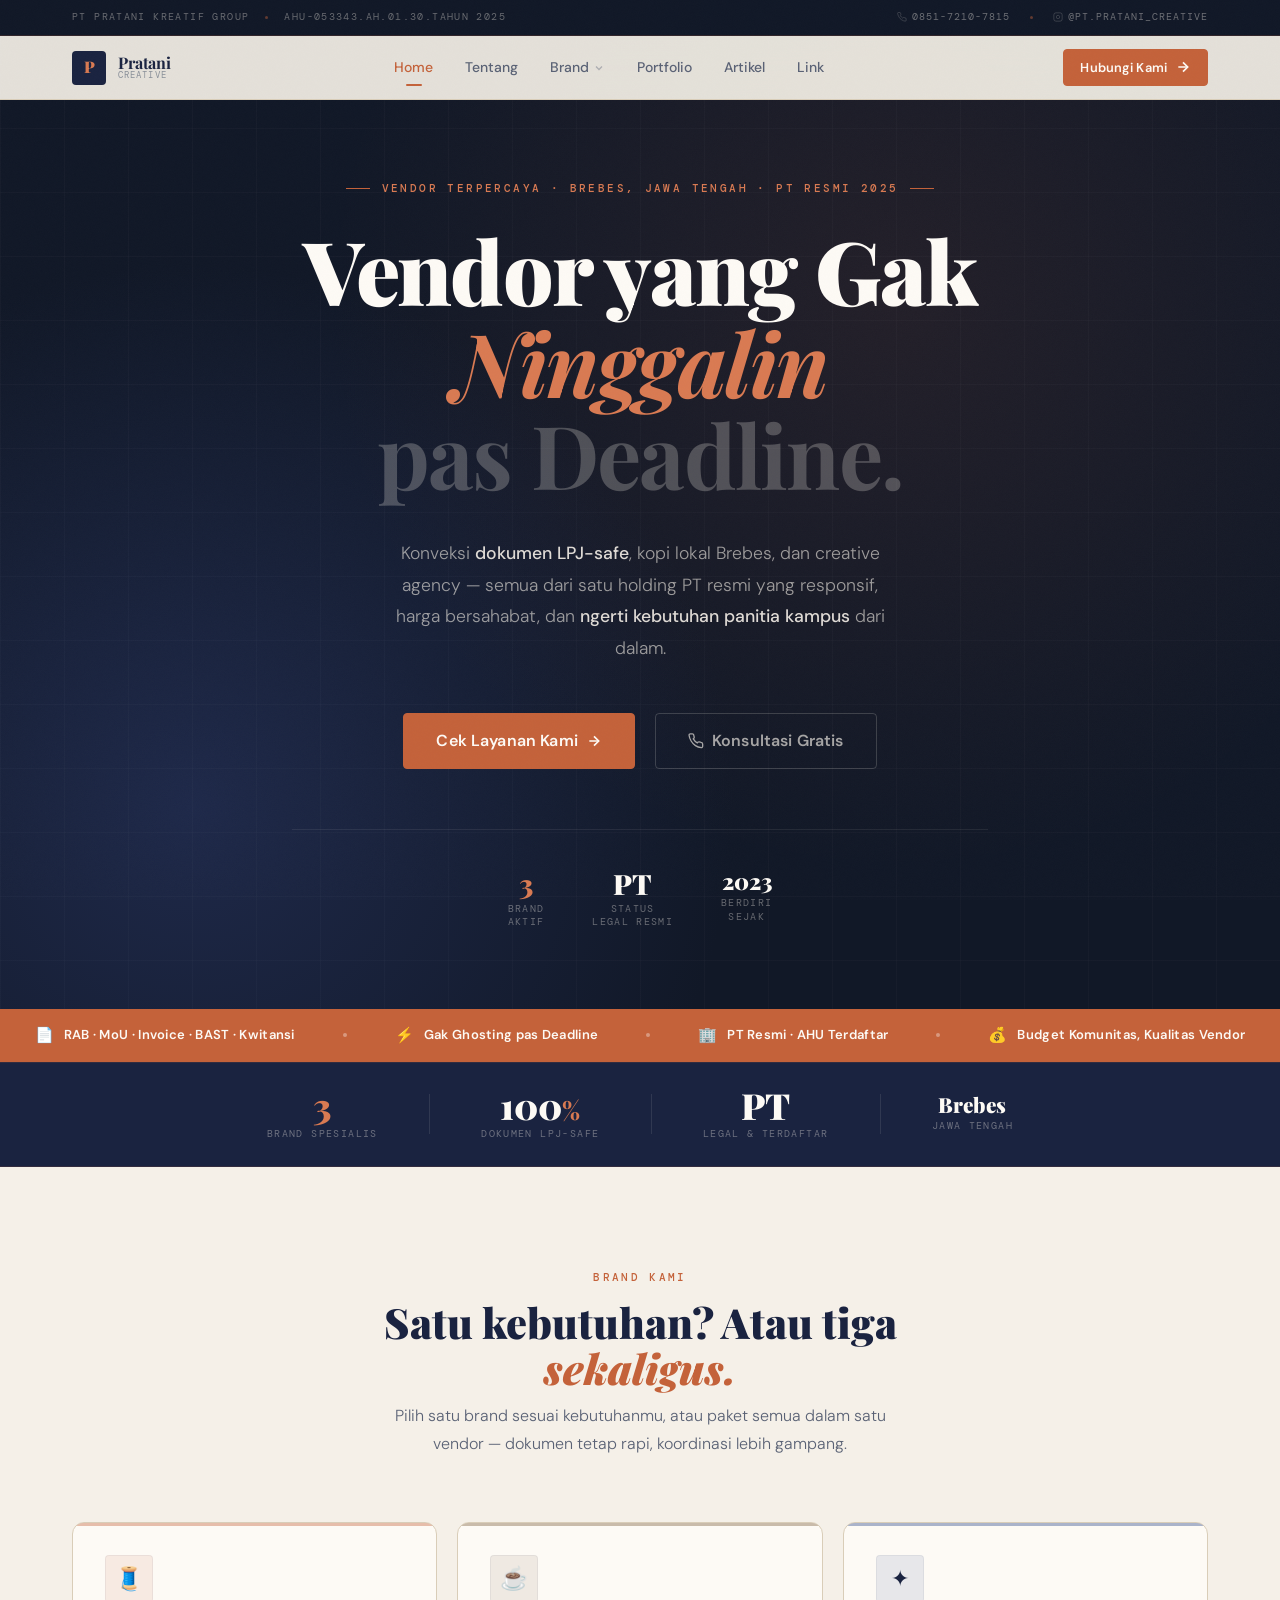
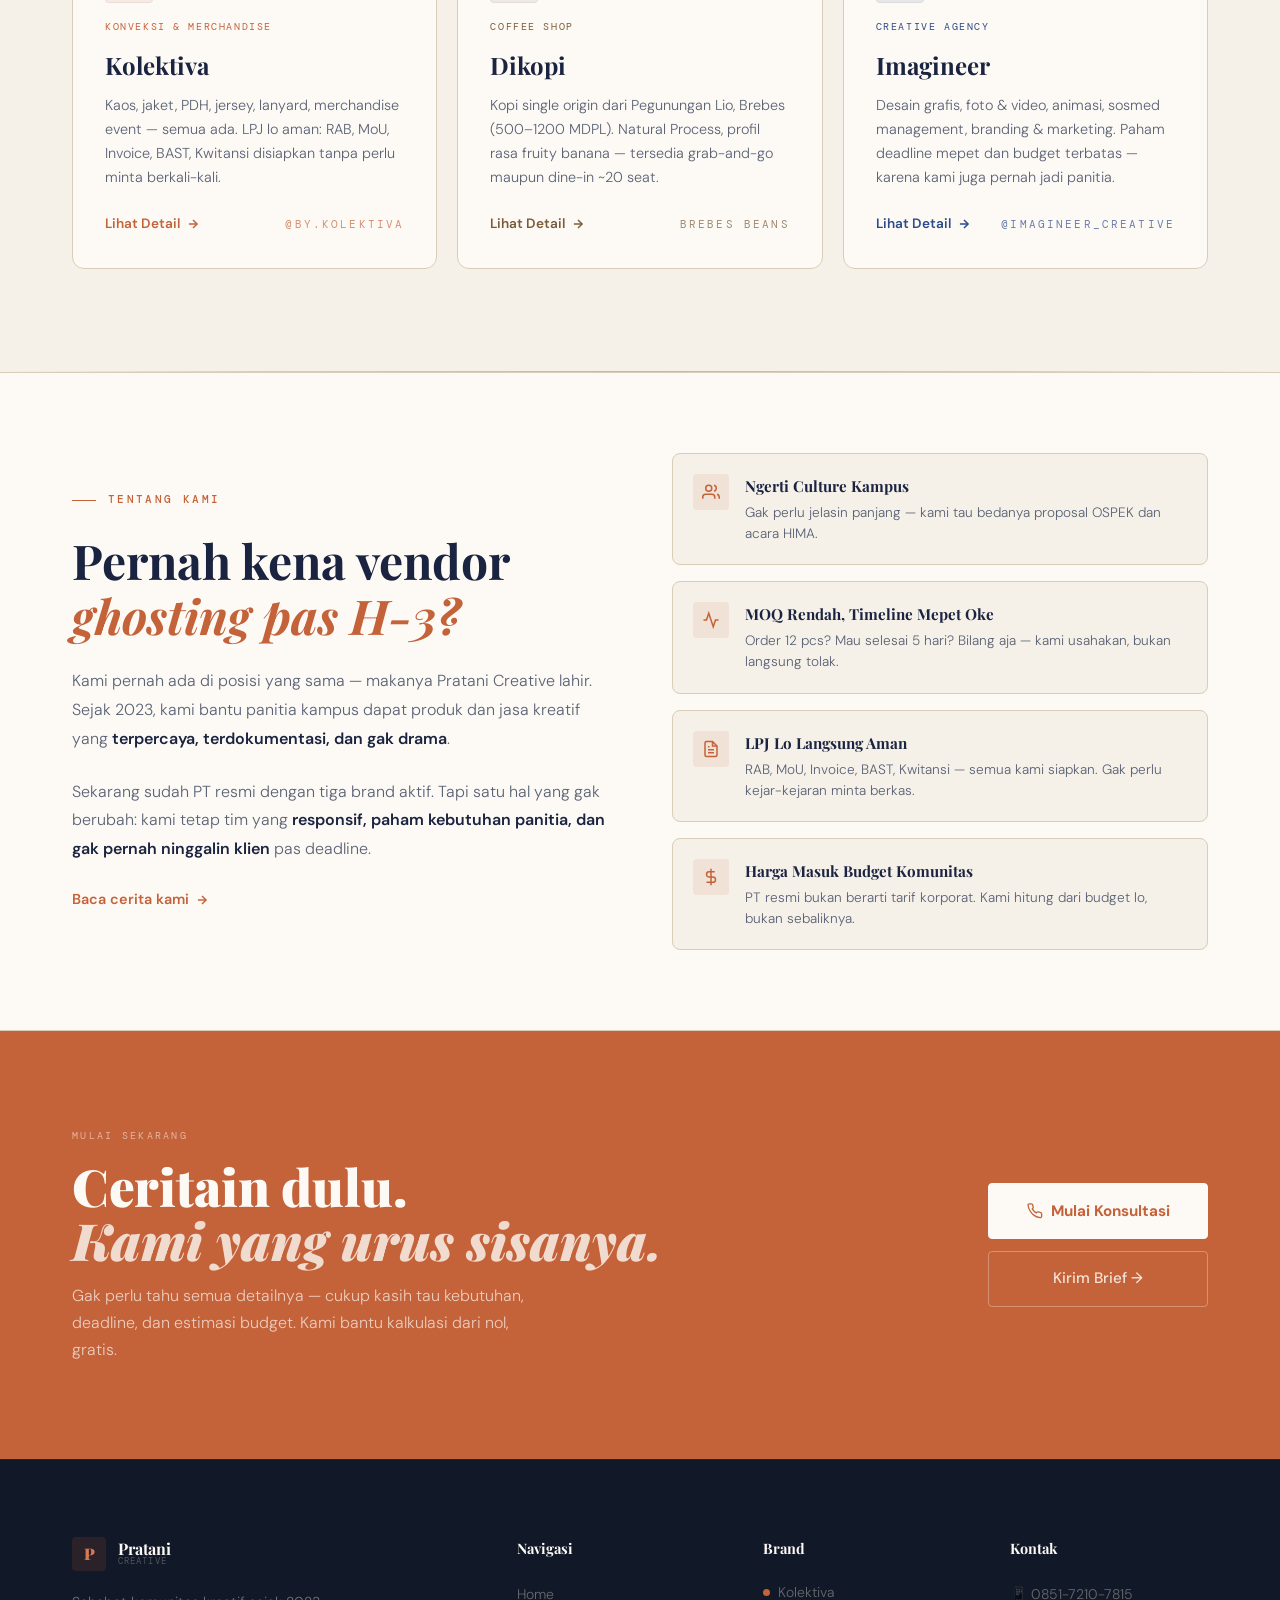
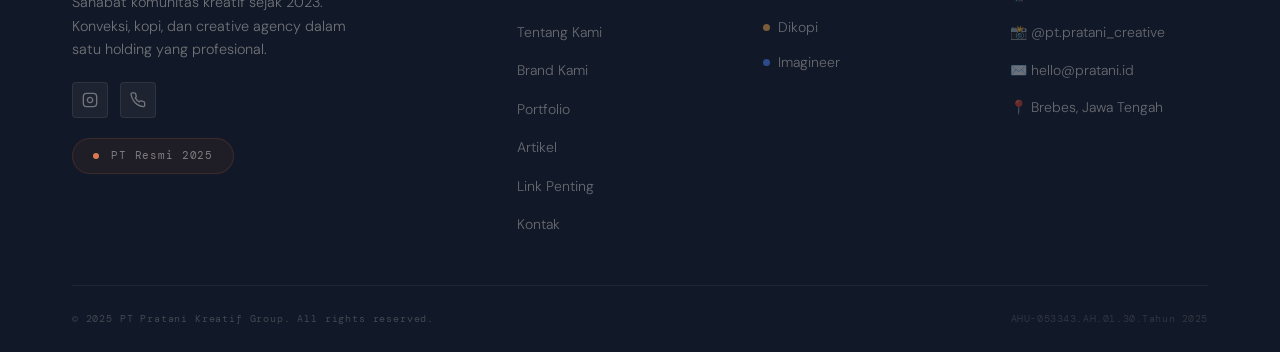
<file: index.html>
﻿<!DOCTYPE html>
<html lang="id">
<head>
  <meta charset="UTF-8" />
  <meta name="viewport" content="width=device-width, initial-scale=1.0" />
  <meta name="description" content="PT Pratani Kreatif Group — Satu holding, tiga brand kreatif: Kolektiva, Dikopi, dan Imagineer. Sahabat komunitas kreatif sejak 2023." />
  <meta property="og:title" content="Pratani Creative — Sahabat Komunitas Kreatif" />
  <meta property="og:description" content="Konveksi, kopi, dan creative agency dalam satu atap. PT resmi, dokumen lengkap, harga bersahabat." />
  <meta property="og:type" content="website" />
  <title>Pratani Creative — Sahabat Komunitas Kreatif Sejak 2023</title>

  <link rel="preconnect" href="https://fonts.googleapis.com" />
  <link rel="preconnect" href="https://fonts.gstatic.com" crossorigin />
  <link href="https://fonts.googleapis.com/css2?family=Playfair+Display:ital,wght@0,700;0,900;1,700;1,900&family=DM+Sans:wght@300;400;500;600&family=DM+Mono:wght@400;500&display=swap" rel="stylesheet" />

  <link rel="stylesheet" href="assets/css/style.css" />
  <link rel="stylesheet" href="assets/css/pages/home.css" />

</head>

<body>

  <div class="bg-glow-layer" aria-hidden="true"></div>

  <!-- TOPBAR -->
  <div class="topbar" role="banner">
    <div class="topbar__inner">
      <div class="topbar__left">
        <span class="topbar__tag">PT Pratani Kreatif Group</span>
        <span class="topbar__dot" aria-hidden="true"></span>
        <span class="topbar__tag">AHU-053343.AH.01.30.Tahun 2025</span>
      </div>
      <div class="topbar__right">
        <a href="https://wa.me/6285172107815" class="topbar__link" target="_blank" rel="noopener">
          <svg xmlns="http://www.w3.org/2000/svg" viewBox="0 0 24 24" fill="none" stroke="currentColor" stroke-width="2" aria-hidden="true"><path d="M22 16.92v3a2 2 0 0 1-2.18 2 19.79 19.79 0 0 1-8.63-3.07A19.5 19.5 0 0 1 4.69 12 19.79 19.79 0 0 1 1.58 3.42 2 2 0 0 1 3.55 1.22h3a2 2 0 0 1 2 1.72c.127.96.361 1.903.7 2.81a2 2 0 0 1-.45 2.11L7.91 8.73a16 16 0 0 0 6 6l.88-.88a2 2 0 0 1 2.11-.45c.907.339 1.85.573 2.81.7A2 2 0 0 1 21.73 16z"/></svg>
          0851-7210-7815
        </a>
        <span class="topbar__dot" aria-hidden="true"></span>
        <a href="https://www.instagram.com/pt.pratani_creative" class="topbar__link" target="_blank" rel="noopener">
          <svg xmlns="http://www.w3.org/2000/svg" viewBox="0 0 24 24" fill="none" stroke="currentColor" stroke-width="2" aria-hidden="true"><rect x="2" y="2" width="20" height="20" rx="5" ry="5"/><path d="M16 11.37A4 4 0 1 1 12.63 8 4 4 0 0 1 16 11.37z"/><line x1="17.5" y1="6.5" x2="17.51" y2="6.5"/></svg>
          @pt.pratani_creative
        </a>
      </div>
    </div>
  </div>

  <!-- NAVBAR -->
  <nav class="navbar" aria-label="Navigasi utama">
    <div class="navbar__inner">
      <a href="/" class="navbar__logo" aria-label="Pratani Creative — Beranda">
        <div class="navbar__logo-mark" aria-hidden="true">P</div>
        <div class="navbar__logo-text">
          <span class="navbar__logo-name">Pratani</span>
          <span class="navbar__logo-sub">Creative</span>
        </div>
      </a>

      <ul class="navbar__nav" role="list">
        <li><a href="index.html" class="navbar__link active">Home</a></li>
        <li><a href="tentang.html" class="navbar__link">Tentang</a></li>
        <li class="navbar__dropdown">
          <a href="brand/kolektiva.html" class="navbar__link navbar__dropdown-toggle">
            Brand
            <svg xmlns="http://www.w3.org/2000/svg" viewBox="0 0 24 24" fill="none" stroke="currentColor" stroke-width="2.5" aria-hidden="true"><polyline points="6 9 12 15 18 9"/></svg>
          </a>
          <div class="navbar__dropdown-menu" role="menu">
            <a href="brand/kolektiva.html" class="navbar__dropdown-item" role="menuitem">
              <span class="navbar__dropdown-dot" style="background: var(--kolektiva);" aria-hidden="true"></span>
              Kolektiva
            </a>
            <a href="brand/dikopi.html" class="navbar__dropdown-item" role="menuitem">
              <span class="navbar__dropdown-dot" style="background: var(--dikopi);" aria-hidden="true"></span>
              Dikopi
            </a>
            <a href="brand/imagineer.html" class="navbar__dropdown-item" role="menuitem">
              <span class="navbar__dropdown-dot" style="background: var(--imagineer);" aria-hidden="true"></span>
              Imagineer
            </a>
          </div>
        </li>
        <li><a href="portfolio.html" class="navbar__link">Portfolio</a></li>
        <li><a href="artikel.html" class="navbar__link">Artikel</a></li>
        <li><a href="link-penting.html" class="navbar__link">Link</a></li>
      </ul>

      <a href="kontak.html" class="btn btn-primary btn-sm navbar__cta">
        Hubungi Kami
        <svg class="arrow" xmlns="http://www.w3.org/2000/svg" viewBox="0 0 24 24" fill="none" stroke="currentColor" stroke-width="2.5" aria-hidden="true"><line x1="5" y1="12" x2="19" y2="12"/><polyline points="12 5 19 12 12 19"/></svg>
      </a>

      <button class="navbar__hamburger" aria-label="Buka menu" aria-expanded="false" aria-controls="mobile-menu">
        <span></span><span></span><span></span>
      </button>
    </div>
  </nav>

  <!-- Mobile Menu -->
  <nav class="navbar__mobile-menu" id="mobile-menu" aria-label="Menu mobile">
    <a href="index.html" class="navbar__mobile-link active">Home</a>
    <a href="tentang.html" class="navbar__mobile-link">Tentang</a>
    <a href="brand/kolektiva.html" class="navbar__mobile-link">Brand</a>
    <a href="portfolio.html" class="navbar__mobile-link">Portfolio</a>
    <a href="artikel.html" class="navbar__mobile-link">Artikel</a>
    <a href="link-penting.html" class="navbar__mobile-link">Link Penting</a>
    <div style="margin-top: 2rem;">
      <a href="kontak.html" class="btn btn-primary btn-lg" style="width: 100%; justify-content: center;">
        Hubungi Kami →
      </a>
    </div>
    <div style="margin-top: auto; padding-top: 2rem; display: flex; flex-direction: column; gap: 0.5rem;">
      <a href="https://wa.me/6285172107815" class="topbar__link" style="font-size: 0.8rem; color: var(--text-muted);">
        📱 0851-7210-7815
      </a>
      <a href="https://www.instagram.com/pt.pratani_creative" class="topbar__link" target="_blank" rel="noopener" style="font-size: 0.8rem; color: var(--text-muted);">
        📸 @pt.pratani_creative
      </a>
    </div>
  </nav>

  <main id="main-content">

    <!-- HERO -->
    <section class="hero" aria-labelledby="hero-headline">
      <div class="hero__bg-pattern" aria-hidden="true"></div>
      <div class="hero__grid-lines" aria-hidden="true"></div>

      <div class="hero__container">
      <!-- Left: Copy -->
      <div class="hero__left hero-animate">
        <p class="hero__eyebrow">Vendor Terpercaya · Brebes, Jawa Tengah · PT Resmi 2025</p>

        <h1 id="hero-headline">
          <div class="hero__title">Vendor yang Gak</div>
          <div class="hero__title-italic">Ninggalin</div>
          <div class="hero__title-sub">pas Deadline.</div>
        </h1>

        <p class="hero__desc">
          Konveksi <strong>dokumen LPJ-safe</strong>, kopi lokal Brebes, dan creative agency —
          semua dari satu holding PT resmi yang responsif, harga bersahabat, dan
          <strong>ngerti kebutuhan panitia kampus</strong> dari dalam.
        </p>

        <div class="hero__actions btn-group-hero">
          <a href="/brand/" class="btn btn-primary btn-lg">
            Cek Layanan Kami
            <svg class="arrow" xmlns="http://www.w3.org/2000/svg" viewBox="0 0 24 24" fill="none" stroke="currentColor" stroke-width="2.5" aria-hidden="true"><line x1="5" y1="12" x2="19" y2="12"/><polyline points="12 5 19 12 12 19"/></svg>
          </a>
          <a href="https://wa.me/6285172107815" class="btn btn-ghost btn-lg" target="_blank" rel="noopener" style="color: rgba(245,240,232,0.65); border-color: rgba(245,240,232,0.18);">
            <svg xmlns="http://www.w3.org/2000/svg" viewBox="0 0 24 24" fill="none" stroke="currentColor" stroke-width="2" aria-hidden="true"><path d="M22 16.92v3a2 2 0 0 1-2.18 2 19.79 19.79 0 0 1-8.63-3.07A19.5 19.5 0 0 1 4.69 12 19.79 19.79 0 0 1 1.58 3.42 2 2 0 0 1 3.55 1.22h3a2 2 0 0 1 2 1.72c.127.96.361 1.903.7 2.81a2 2 0 0 1-.45 2.11L7.91 8.73a16 16 0 0 0 6 6l.88-.88a2 2 0 0 1 2.11-.45c.907.339 1.85.573 2.81.7A2 2 0 0 1 21.73 16z"/></svg>
            Konsultasi Gratis
          </a>
        </div>

        <div class="hero__stats">
          <div>
            <div class="hero__stat-num"><span data-count="3">3</span></div>
            <div class="hero__stat-label">Brand<br>Aktif</div>
          </div>
          <div>
            <div class="hero__stat-num">PT</div>
            <div class="hero__stat-label">Status<br>Legal Resmi</div>
          </div>
          <div>
            <div class="hero__stat-num" style="font-size: 1.4rem;">2023</div>
            <div class="hero__stat-label">Berdiri<br>Sejak</div>
          </div>
        </div>
      </div>

      </div><!-- end hero__container -->
    </section>

    <!-- DIFFERENTIATOR STRIP -->
    <div class="diff-strip" role="region" aria-label="Keunggulan kami">
      <div class="diff-item">
        <span class="diff-icon">📄</span>
        <span class="diff-text">RAB · MoU · Invoice · BAST · Kwitansi</span>
      </div>
      <div class="diff-sep" aria-hidden="true"></div>
      <div class="diff-item">
        <span class="diff-icon">⚡</span>
        <span class="diff-text">Gak Ghosting pas Deadline</span>
      </div>
      <div class="diff-sep" aria-hidden="true"></div>
      <div class="diff-item">
        <span class="diff-icon">🏢</span>
        <span class="diff-text">PT Resmi · AHU Terdaftar</span>
      </div>
      <div class="diff-sep" aria-hidden="true"></div>
      <div class="diff-item">
        <span class="diff-icon">💰</span>
        <span class="diff-text">Budget Komunitas, Kualitas Vendor</span>
      </div>
    </div>

    <!-- STATS BAR -->
    <div class="stats-bar" role="region" aria-label="Statistik perusahaan">
      <div class="stats-bar__inner">
        <div class="stats-bar__item" data-reveal>
          <span class="stats-bar__value">
            <span class="accent-num" data-count="3">3</span>
          </span>
          <span class="stats-bar__label">Brand Spesialis</span>
        </div>
        <div class="stats-bar__divider" aria-hidden="true"></div>
        <div class="stats-bar__item" data-reveal>
          <span class="stats-bar__value">100<span class="accent-num" style="font-size:0.7em;">%</span></span>
          <span class="stats-bar__label">Dokumen LPJ-Safe</span>
        </div>
        <div class="stats-bar__divider" aria-hidden="true"></div>
        <div class="stats-bar__item" data-reveal>
          <span class="stats-bar__value">PT</span>
          <span class="stats-bar__label">Legal & Terdaftar</span>
        </div>
        <div class="stats-bar__divider" aria-hidden="true"></div>
        <div class="stats-bar__item" data-reveal>
          <span class="stats-bar__value" style="font-size: clamp(0.9rem,2vw,1.3rem);">Brebes</span>
          <span class="stats-bar__label">Jawa Tengah</span>
        </div>
      </div>
    </div>

    <!-- BRAND SECTION -->
    <section class="brands-section section" aria-labelledby="brands-title">
      <div class="container">
        <div class="section-header section-header--center" data-reveal>
          <div class="section-header__overline">
            <span class="section-eyebrow">Brand Kami</span>
          </div>
          <h2 class="section-header__title" id="brands-title">
            Satu kebutuhan? Atau tiga<br><em>sekaligus.</em>
          </h2>
          <p class="section-header__desc">
            Pilih satu brand sesuai kebutuhanmu, atau paket semua dalam satu vendor —
            dokumen tetap rapi, koordinasi lebih gampang.
          </p>
        </div>

        <div class="brands-grid" data-reveal-stagger>

          <a href="/brand/kolektiva.html" class="brand-card" data-brand="kolektiva" aria-label="Lihat detail Kolektiva">
            <div class="brand-card__bar" aria-hidden="true"></div>
            <div class="brand-card__icon" aria-hidden="true">🧵</div>
            <span class="brand-card__label">Konveksi & Merchandise</span>
            <h3 class="brand-card__name">Kolektiva</h3>
            <p class="brand-card__desc">
              Kaos, jaket, PDH, jersey, lanyard, merchandise event — semua ada.
              LPJ lo aman: RAB, MoU, Invoice, BAST, Kwitansi disiapkan tanpa perlu minta berkali-kali.
            </p>
            <div class="brand-card__footer">
              <span class="brand-card__cta">
                Lihat Detail
                <svg xmlns="http://www.w3.org/2000/svg" viewBox="0 0 24 24" fill="none" stroke="currentColor" stroke-width="2.5" width="14" height="14" aria-hidden="true"><line x1="5" y1="12" x2="19" y2="12"/><polyline points="12 5 19 12 12 19"/></svg>
              </span>
              <span class="text-overline" style="color: var(--kolektiva); opacity: 0.7;">@by.kolektiva</span>
            </div>
          </a>

          <a href="/brand/dikopi.html" class="brand-card" data-brand="dikopi" aria-label="Lihat detail Dikopi">
            <div class="brand-card__bar" aria-hidden="true"></div>
            <div class="brand-card__icon" aria-hidden="true">☕</div>
            <span class="brand-card__label">Coffee Shop</span>
            <h3 class="brand-card__name">Dikopi</h3>
            <p class="brand-card__desc">
              Kopi single origin dari Pegunungan Lio, Brebes (500–1200 MDPL).
              Natural Process, profil rasa fruity banana — tersedia grab-and-go maupun dine-in ~20 seat.
            </p>
            <div class="brand-card__footer">
              <span class="brand-card__cta">
                Lihat Detail
                <svg xmlns="http://www.w3.org/2000/svg" viewBox="0 0 24 24" fill="none" stroke="currentColor" stroke-width="2.5" width="14" height="14" aria-hidden="true"><line x1="5" y1="12" x2="19" y2="12"/><polyline points="12 5 19 12 12 19"/></svg>
              </span>
              <span class="text-overline" style="color: var(--dikopi); opacity: 0.7;">Brebes Beans</span>
            </div>
          </a>

          <a href="/brand/imagineer.html" class="brand-card" data-brand="imagineer" aria-label="Lihat detail Imagineer">
            <div class="brand-card__bar" aria-hidden="true"></div>
            <div class="brand-card__icon" aria-hidden="true">✦</div>
            <span class="brand-card__label">Creative Agency</span>
            <h3 class="brand-card__name">Imagineer</h3>
            <p class="brand-card__desc">
              Desain grafis, foto & video, animasi, sosmed management, branding & marketing.
              Paham deadline mepet dan budget terbatas — karena kami juga pernah jadi panitia.
            </p>
            <div class="brand-card__footer">
              <span class="brand-card__cta">
                Lihat Detail
                <svg xmlns="http://www.w3.org/2000/svg" viewBox="0 0 24 24" fill="none" stroke="currentColor" stroke-width="2.5" width="14" height="14" aria-hidden="true"><line x1="5" y1="12" x2="19" y2="12"/><polyline points="12 5 19 12 12 19"/></svg>
              </span>
              <span class="text-overline" style="color: var(--imagineer); opacity: 0.7;">@imagineer_creative</span>
            </div>
          </a>

        </div>
      </div>
    </section>

    <div class="section-divider"></div>

    <!-- ABOUT STRIP -->
    <section class="about-strip" aria-labelledby="about-title">
      <div class="about-strip__inner">

        <div class="about-strip__left" data-reveal="left">
          <span class="section-eyebrow">Tentang Kami</span>
          <h2 class="text-h1" id="about-title">
            Pernah kena vendor<br/>
            <em style="font-style:italic; color: var(--accent);">ghosting pas H-3?</em>
          </h2>
          <p class="about-strip__text">
            Kami pernah ada di posisi yang sama — makanya Pratani Creative lahir.
            Sejak 2023, kami bantu panitia kampus dapat produk dan jasa kreatif yang
            <strong>terpercaya, terdokumentasi, dan gak drama</strong>.
          </p>
          <p class="about-strip__text">
            Sekarang sudah PT resmi dengan tiga brand aktif. Tapi satu hal yang gak
            berubah: kami tetap tim yang <strong>responsif, paham kebutuhan panitia,
            dan gak pernah ninggalin klien</strong> pas deadline.
          </p>
          <a href="/tentang.html" class="link-arrow">
            Baca cerita kami
            <svg xmlns="http://www.w3.org/2000/svg" viewBox="0 0 24 24" fill="none" stroke="currentColor" stroke-width="2.5" aria-hidden="true"><line x1="5" y1="12" x2="19" y2="12"/><polyline points="12 5 19 12 12 19"/></svg>
          </a>
        </div>

        <div class="about-strip__right" data-reveal="right">
          <div class="value-item">
            <div class="value-item__icon">
              <svg xmlns="http://www.w3.org/2000/svg" viewBox="0 0 24 24" fill="none" stroke="currentColor" stroke-width="2" aria-hidden="true"><path d="M17 21v-2a4 4 0 0 0-4-4H5a4 4 0 0 0-4 4v2"/><circle cx="9" cy="7" r="4"/><path d="M23 21v-2a4 4 0 0 0-3-3.87"/><path d="M16 3.13a4 4 0 0 1 0 7.75"/></svg>
            </div>
            <div>
              <div class="value-item__title">Ngerti Culture Kampus</div>
              <div class="value-item__desc">Gak perlu jelasin panjang — kami tau bedanya proposal OSPEK dan acara HIMA.</div>
            </div>
          </div>
          <div class="value-item">
            <div class="value-item__icon">
              <svg xmlns="http://www.w3.org/2000/svg" viewBox="0 0 24 24" fill="none" stroke="currentColor" stroke-width="2" aria-hidden="true"><polyline points="22 12 18 12 15 21 9 3 6 12 2 12"/></svg>
            </div>
            <div>
              <div class="value-item__title">MOQ Rendah, Timeline Mepet Oke</div>
              <div class="value-item__desc">Order 12 pcs? Mau selesai 5 hari? Bilang aja — kami usahakan, bukan langsung tolak.</div>
            </div>
          </div>
          <div class="value-item">
            <div class="value-item__icon">
              <svg xmlns="http://www.w3.org/2000/svg" viewBox="0 0 24 24" fill="none" stroke="currentColor" stroke-width="2" aria-hidden="true"><path d="M14 2H6a2 2 0 0 0-2 2v16a2 2 0 0 0 2 2h12a2 2 0 0 0 2-2V8z"/><polyline points="14 2 14 8 20 8"/><line x1="16" y1="13" x2="8" y2="13"/><line x1="16" y1="17" x2="8" y2="17"/><polyline points="10 9 9 9 8 9"/></svg>
            </div>
            <div>
              <div class="value-item__title">LPJ Lo Langsung Aman</div>
              <div class="value-item__desc">RAB, MoU, Invoice, BAST, Kwitansi — semua kami siapkan. Gak perlu kejar-kejaran minta berkas.</div>
            </div>
          </div>
          <div class="value-item">
            <div class="value-item__icon">
              <svg xmlns="http://www.w3.org/2000/svg" viewBox="0 0 24 24" fill="none" stroke="currentColor" stroke-width="2" aria-hidden="true"><line x1="12" y1="1" x2="12" y2="23"/><path d="M17 5H9.5a3.5 3.5 0 0 0 0 7h5a3.5 3.5 0 0 1 0 7H6"/></svg>
            </div>
            <div>
              <div class="value-item__title">Harga Masuk Budget Komunitas</div>
              <div class="value-item__desc">PT resmi bukan berarti tarif korporat. Kami hitung dari budget lo, bukan sebaliknya.</div>
            </div>
          </div>
        </div>

      </div>
    </section>

    <!-- CTA SECTION -->
    <section class="cta-section" aria-labelledby="cta-title">
      <div class="container">
        <div class="cta-section__inner" data-reveal>
          <div>
            <p class="cta-section__eyebrow">Mulai Sekarang</p>
            <h2 class="cta-section__title" id="cta-title">
              Ceritain dulu.<br/>
              <em>Kami yang urus sisanya.</em>
            </h2>
            <p class="cta-section__desc">
              Gak perlu tahu semua detailnya — cukup kasih tau kebutuhan, deadline,
              dan estimasi budget. Kami bantu kalkulasi dari nol, gratis.
            </p>
          </div>
          <div class="cta-section__actions">
            <a href="https://wa.me/6285172107815" class="btn-cta-white" target="_blank" rel="noopener">
              <svg xmlns="http://www.w3.org/2000/svg" viewBox="0 0 24 24" fill="none" stroke="currentColor" stroke-width="2" width="16" height="16" aria-hidden="true"><path d="M22 16.92v3a2 2 0 0 1-2.18 2 19.79 19.79 0 0 1-8.63-3.07A19.5 19.5 0 0 1 4.69 12 19.79 19.79 0 0 1 1.58 3.42 2 2 0 0 1 3.55 1.22h3a2 2 0 0 1 2 1.72c.127.96.361 1.903.7 2.81a2 2 0 0 1-.45 2.11L7.91 8.73a16 16 0 0 0 6 6l.88-.88a2 2 0 0 1 2.11-.45c.907.339 1.85.573 2.81.7A2 2 0 0 1 21.73 16z"/></svg>
              Mulai Konsultasi
            </a>
            <a href="/kontak.html" class="btn-cta-outline">
              Kirim Brief →
            </a>
          </div>
        </div>
      </div>
    </section>

  </main>

  <!-- FOOTER -->
  <footer class="footer" role="contentinfo">
    <div class="container">
      <div class="footer__grid">

        <div class="footer__brand">
          <a href="./" class="footer__logo navbar__logo" aria-label="Pratani Creative">
            <div class="navbar__logo-mark" aria-hidden="true">P</div>
            <div class="navbar__logo-text">
              <span class="navbar__logo-name">Pratani</span>
              <span class="navbar__logo-sub">Creative</span>
            </div>
          </a>
          <p class="footer__tagline">
            Sahabat komunitas kreatif sejak 2023. Konveksi, kopi, dan creative agency
            dalam satu holding yang profesional.
          </p>
          <div class="footer__socials">
            <a href="https://www.instagram.com/pt.pratani_creative" class="footer__social-link" target="_blank" rel="noopener" aria-label="Instagram Pratani Creative">
              <svg xmlns="http://www.w3.org/2000/svg" viewBox="0 0 24 24" fill="none" stroke="currentColor" stroke-width="2" aria-hidden="true"><rect x="2" y="2" width="20" height="20" rx="5" ry="5"/><path d="M16 11.37A4 4 0 1 1 12.63 8 4 4 0 0 1 16 11.37z"/><line x1="17.5" y1="6.5" x2="17.51" y2="6.5"/></svg>
            </a>
            <a href="https://wa.me/6285172107815" class="footer__social-link" target="_blank" rel="noopener" aria-label="WhatsApp Pratani Creative">
              <svg xmlns="http://www.w3.org/2000/svg" viewBox="0 0 24 24" fill="none" stroke="currentColor" stroke-width="2" aria-hidden="true"><path d="M22 16.92v3a2 2 0 0 1-2.18 2 19.79 19.79 0 0 1-8.63-3.07A19.5 19.5 0 0 1 4.69 12 19.79 19.79 0 0 1 1.58 3.42 2 2 0 0 1 3.55 1.22h3a2 2 0 0 1 2 1.72c.127.96.361 1.903.7 2.81a2 2 0 0 1-.45 2.11L7.91 8.73a16 16 0 0 0 6 6l.88-.88a2 2 0 0 1 2.11-.45c.907.339 1.85.573 2.81.7A2 2 0 0 1 21.73 16z"/></svg>
            </a>
          </div>
          <div class="badge-legal" style="width: fit-content;">
            <span class="badge-legal__dot" aria-hidden="true"></span>
            PT Resmi 2025
          </div>
        </div>

        <div>
          <h3 class="footer__col-title">Navigasi</h3>
          <ul class="footer__links" role="list">
            <li><a href="./" class="footer__link">Home</a></li>
            <li><a href="tentang.html" class="footer__link">Tentang Kami</a></li>
            <li><a href="#brands-title" class="footer__link">Brand Kami</a></li>
            <li><a href="portfolio.html" class="footer__link">Portfolio</a></li>
            <li><a href="artikel.html" class="footer__link">Artikel</a></li>
            <li><a href="link-penting.html" class="footer__link">Link Penting</a></li>
            <li><a href="kontak.html" class="footer__link">Kontak</a></li>
          </ul>
        </div>

        <div>
          <h3 class="footer__col-title">Brand</h3>
          <ul class="footer__links" role="list">
            <li>
              <a href="brand/kolektiva.html" class="footer__link" style="display: flex; align-items: center; gap: 8px;">
                <span style="width: 7px; height: 7px; border-radius: 50%; background: var(--kolektiva); flex-shrink: 0;" aria-hidden="true"></span>
                Kolektiva
              </a>
            </li>
            <li>
              <a href="brand/dikopi.html" class="footer__link" style="display: flex; align-items: center; gap: 8px;">
                <span style="width: 7px; height: 7px; border-radius: 50%; background: var(--dikopi); flex-shrink: 0;" aria-hidden="true"></span>
                Dikopi
              </a>
            </li>
            <li>
              <a href="brand/imagineer.html" class="footer__link" style="display: flex; align-items: center; gap: 8px;">
                <span style="width: 7px; height: 7px; border-radius: 50%; background: var(--imagineer); flex-shrink: 0;" aria-hidden="true"></span>
                Imagineer
              </a>
            </li>
          </ul>
        </div>

        <div>
          <h3 class="footer__col-title">Kontak</h3>
          <ul class="footer__links" role="list">
            <li><a href="https://wa.me/6285172107815" class="footer__link" target="_blank" rel="noopener">📱 0851-7210-7815</a></li>
            <li><a href="https://www.instagram.com/pt.pratani_creative" class="footer__link" target="_blank" rel="noopener">📸 @pt.pratani_creative</a></li>
            <li><a href="mailto:hello@pratani.id" class="footer__link">✉️ hello@pratani.id</a></li>
            <li class="footer__link" style="cursor: default;">📍 Brebes, Jawa Tengah</li>
          </ul>
        </div>

      </div>

      <div class="footer__bottom">
        <span class="footer__copyright">© 2025 PT Pratani Kreatif Group. All rights reserved.</span>
        <span class="footer__legal-info">AHU-053343.AH.01.30.Tahun 2025</span>
      </div>
    </div>
  </footer>

  <script src="assets/js/main.js" defer></script>

</body>
</html>
</file>
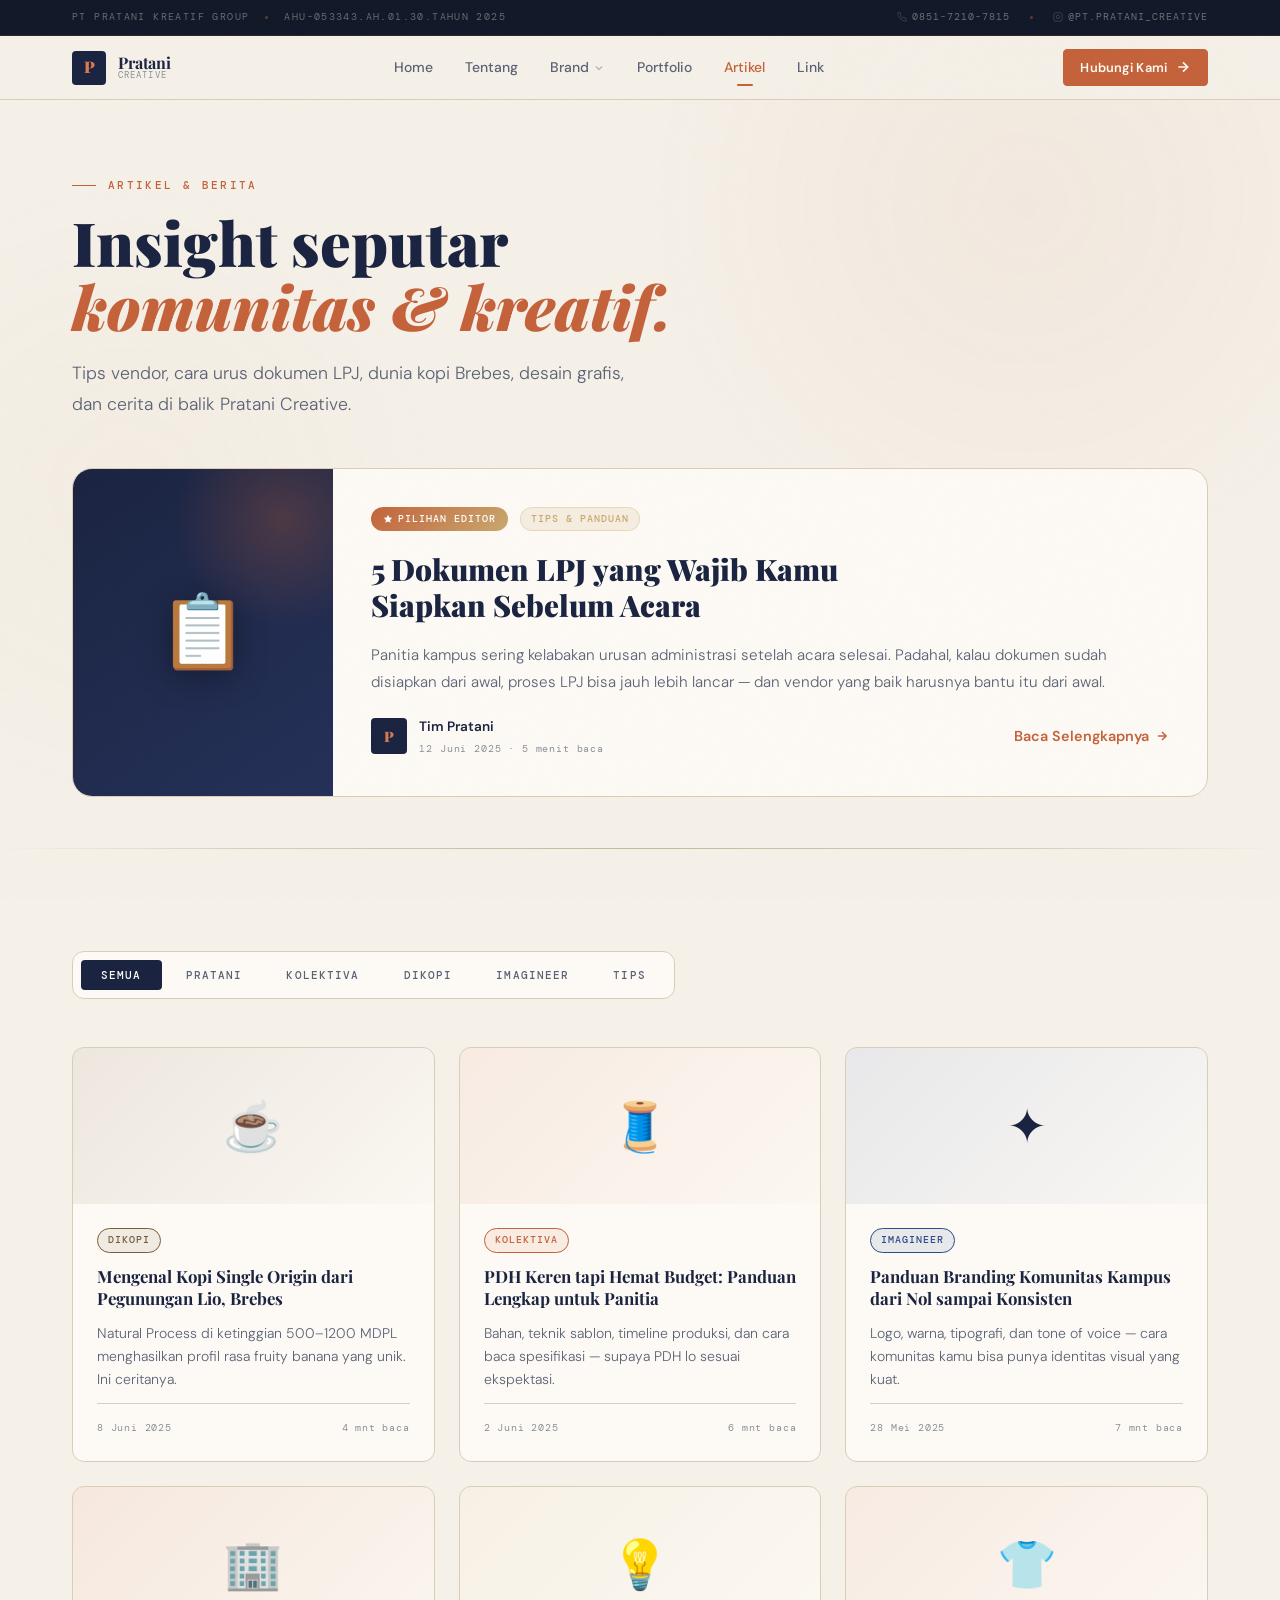
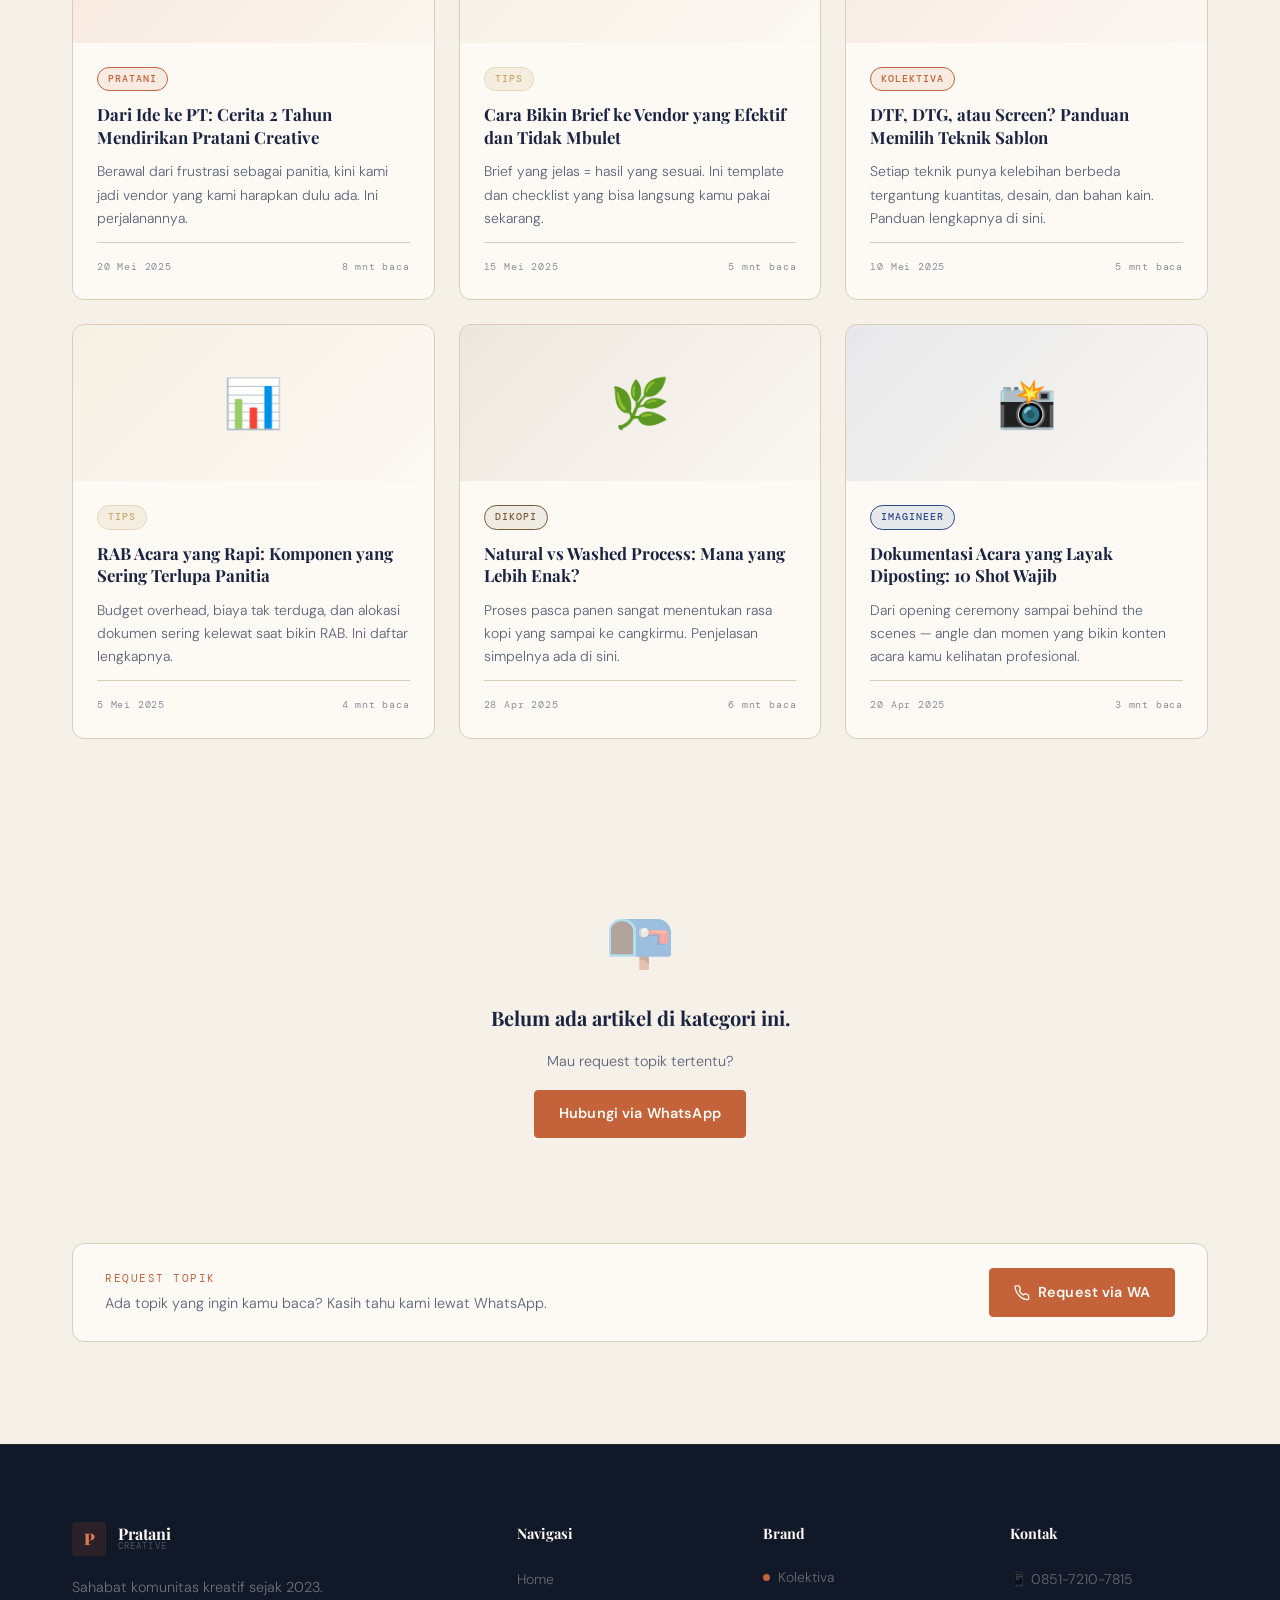
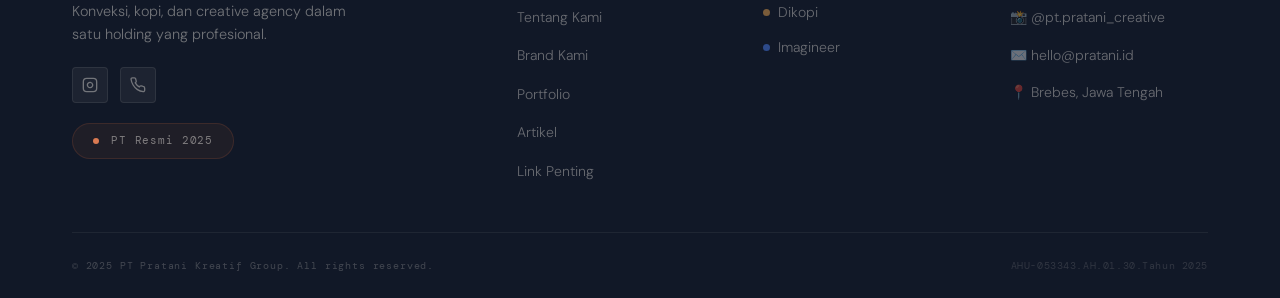
<file: artikel.html>
<!DOCTYPE html>
<html lang="id">
<head>
  <meta charset="UTF-8" />
  <meta name="viewport" content="width=device-width, initial-scale=1.0" />
  <meta name="description" content="Artikel dan berita seputar Pratani Creative — tips vendor, dokumen LPJ, kopi lokal Brebes, desain grafis, dan komunitas kreatif." />
  <meta property="og:title" content="Artikel & Berita — Pratani Creative" />
  <meta property="og:description" content="Tips vendor, cara urus dokumen LPJ, dunia kopi Brebes, desain, dan cerita di balik Pratani Creative." />
  <meta property="og:type" content="website" />
  <title>Artikel & Berita — Pratani Creative</title>

  <link rel="preconnect" href="https://fonts.googleapis.com" />
  <link rel="preconnect" href="https://fonts.gstatic.com" crossorigin />
  <link href="https://fonts.googleapis.com/css2?family=Playfair+Display:ital,wght@0,700;0,900;1,700;1,900&family=DM+Sans:wght@300;400;500;600&family=DM+Mono:wght@400;500&display=swap" rel="stylesheet" />
  <link rel="stylesheet" href="assets/css/style.css" />
  <link rel="stylesheet" href="assets/css/pages/artikel.css" />
</head>

<body>

  <div class="bg-glow-layer" aria-hidden="true"></div>

  <!-- TOPBAR -->
  <div class="topbar" role="banner">
    <div class="topbar__inner">
      <div class="topbar__left">
        <span class="topbar__tag">PT Pratani Kreatif Group</span>
        <span class="topbar__dot" aria-hidden="true"></span>
        <span class="topbar__tag">AHU-053343.AH.01.30.Tahun 2025</span>
      </div>
      <div class="topbar__right">
        <a href="https://wa.me/6285172107815" class="topbar__link" target="_blank" rel="noopener">
          <svg xmlns="http://www.w3.org/2000/svg" viewBox="0 0 24 24" fill="none" stroke="currentColor" stroke-width="2" aria-hidden="true"><path d="M22 16.92v3a2 2 0 0 1-2.18 2 19.79 19.79 0 0 1-8.63-3.07A19.5 19.5 0 0 1 4.69 12 19.79 19.79 0 0 1 1.58 3.42 2 2 0 0 1 3.55 1.22h3a2 2 0 0 1 2 1.72c.127.96.361 1.903.7 2.81a2 2 0 0 1-.45 2.11L7.91 8.73a16 16 0 0 0 6 6l.88-.88a2 2 0 0 1 2.11-.45c.907.339 1.85.573 2.81.7A2 2 0 0 1 21.73 16z"/></svg>
          0851-7210-7815
        </a>
        <span class="topbar__dot" aria-hidden="true"></span>
        <a href="https://www.instagram.com/pt.pratani_creative" class="topbar__link" target="_blank" rel="noopener">
          <svg xmlns="http://www.w3.org/2000/svg" viewBox="0 0 24 24" fill="none" stroke="currentColor" stroke-width="2" aria-hidden="true"><rect x="2" y="2" width="20" height="20" rx="5" ry="5"/><path d="M16 11.37A4 4 0 1 1 12.63 8 4 4 0 0 1 16 11.37z"/><line x1="17.5" y1="6.5" x2="17.51" y2="6.5"/></svg>
          @pt.pratani_creative
        </a>
      </div>
    </div>
  </div>

  <!-- NAVBAR -->
  <nav class="navbar" aria-label="Navigasi utama">
    <div class="navbar__inner">
      <a href="index.html" class="navbar__logo" aria-label="Pratani Creative — Beranda">
        <div class="navbar__logo-mark" aria-hidden="true">P</div>
        <div class="navbar__logo-text">
          <span class="navbar__logo-name">Pratani</span>
          <span class="navbar__logo-sub">Creative</span>
        </div>
      </a>

      <ul class="navbar__nav" role="list">
        <li><a href="index.html" class="navbar__link">Home</a></li>
        <li><a href="tentang.html" class="navbar__link">Tentang</a></li>
        <li class="navbar__dropdown">
          <a href="brand/kolektiva.html" class="navbar__link navbar__dropdown-toggle">
            Brand
            <svg xmlns="http://www.w3.org/2000/svg" viewBox="0 0 24 24" fill="none" stroke="currentColor" stroke-width="2.5" aria-hidden="true"><polyline points="6 9 12 15 18 9"/></svg>
          </a>
          <div class="navbar__dropdown-menu" role="menu">
            <a href="brand/kolektiva.html" class="navbar__dropdown-item" role="menuitem">
              <span class="navbar__dropdown-dot" style="background: var(--kolektiva);" aria-hidden="true"></span>Kolektiva
            </a>
            <a href="brand/dikopi.html" class="navbar__dropdown-item" role="menuitem">
              <span class="navbar__dropdown-dot" style="background: var(--dikopi);" aria-hidden="true"></span>Dikopi
            </a>
            <a href="brand/imagineer.html" class="navbar__dropdown-item" role="menuitem">
              <span class="navbar__dropdown-dot" style="background: var(--imagineer);" aria-hidden="true"></span>Imagineer
            </a>
          </div>
        </li>
        <li><a href="portfolio.html" class="navbar__link">Portfolio</a></li>
        <li><a href="artikel.html" class="navbar__link active">Artikel</a></li>
        <li><a href="link-penting.html" class="navbar__link">Link</a></li>
      </ul>

      <a href="kontak.html" class="btn btn-primary btn-sm navbar__cta">
        Hubungi Kami
        <svg class="arrow" xmlns="http://www.w3.org/2000/svg" viewBox="0 0 24 24" fill="none" stroke="currentColor" stroke-width="2.5" aria-hidden="true"><line x1="5" y1="12" x2="19" y2="12"/><polyline points="12 5 19 12 12 19"/></svg>
      </a>

      <button class="navbar__hamburger" aria-label="Buka menu" aria-expanded="false" aria-controls="mobile-menu">
        <span></span><span></span><span></span>
      </button>
    </div>
  </nav>

  <!-- Mobile Menu -->
  <nav class="navbar__mobile-menu" id="mobile-menu" aria-label="Menu mobile">
    <a href="index.html" class="navbar__mobile-link">Home</a>
    <a href="tentang.html" class="navbar__mobile-link">Tentang</a>
    <a href="brand/kolektiva.html" class="navbar__mobile-link">Brand</a>
    <a href="portfolio.html" class="navbar__mobile-link">Portfolio</a>
    <a href="artikel.html" class="navbar__mobile-link active">Artikel</a>
    <a href="link-penting.html" class="navbar__mobile-link">Link Penting</a>
    <div style="margin-top: 2rem;">
      <a href="kontak.html" class="btn btn-primary btn-lg" style="width: 100%; justify-content: center;">Hubungi Kami →</a>
    </div>
    <div style="margin-top: auto; padding-top: 2rem; display: flex; flex-direction: column; gap: 0.5rem;">
      <a href="https://wa.me/6285172107815" class="topbar__link" style="font-size: 0.8rem; color: var(--text-muted);">📱 0851-7210-7815</a>
      <a href="https://www.instagram.com/pt.pratani_creative" class="topbar__link" target="_blank" rel="noopener" style="font-size: 0.8rem; color: var(--text-muted);">📸 @pt.pratani_creative</a>
    </div>
  </nav>

  <main id="main-content">

    <!-- ── Page Hero ── -->
    <section class="art-hero">
      <div class="container">
        <div class="art-hero__inner" data-reveal>
          <span class="section-eyebrow">Artikel &amp; Berita</span>
          <h1 class="art-hero__title">
            Insight seputar<br/>
            <em>komunitas &amp; kreatif.</em>
          </h1>
          <p class="art-hero__desc">
            Tips vendor, cara urus dokumen LPJ, dunia kopi Brebes,
            desain grafis, dan cerita di balik Pratani Creative.
          </p>
        </div>
      </div>
    </section>

    <!-- ── Featured Article ── -->
    <section class="art-featured-section">
      <div class="container">
        <a href="#" class="art-featured" data-reveal aria-label="Baca artikel pilihan editor: 5 Dokumen LPJ yang Wajib Kamu Siapkan Sebelum Acara">
          <div class="art-featured__visual" aria-hidden="true">
            <div class="art-featured__orb"></div>
            <span class="art-featured__emoji">📋</span>
          </div>
          <div class="art-featured__body">
            <div class="art-featured__meta">
              <span class="art-badge-editor">
                <svg xmlns="http://www.w3.org/2000/svg" viewBox="0 0 24 24" fill="currentColor" width="10" height="10" aria-hidden="true"><polygon points="12 2 15.09 8.26 22 9.27 17 14.14 18.18 21.02 12 17.77 5.82 21.02 7 14.14 2 9.27 8.91 8.26 12 2"/></svg>
                Pilihan Editor
              </span>
              <span class="art-tag art-tag--tips">Tips &amp; Panduan</span>
            </div>
            <h2 class="art-featured__title">
              5 Dokumen LPJ yang Wajib Kamu<br class="art-break"/>Siapkan Sebelum Acara
            </h2>
            <p class="art-featured__excerpt">
              Panitia kampus sering kelabakan urusan administrasi setelah acara selesai.
              Padahal, kalau dokumen sudah disiapkan dari awal, proses LPJ bisa jauh lebih
              lancar — dan vendor yang baik harusnya bantu itu dari awal.
            </p>
            <div class="art-featured__footer">
              <div class="art-author">
                <div class="art-author__avatar" aria-hidden="true">P</div>
                <div class="art-author__info">
                  <span class="art-author__name">Tim Pratani</span>
                  <span class="art-author__date">12 Juni 2025 · 5 menit baca</span>
                </div>
              </div>
              <span class="link-arrow" aria-hidden="true">
                Baca Selengkapnya
                <svg xmlns="http://www.w3.org/2000/svg" viewBox="0 0 24 24" fill="none" stroke="currentColor" stroke-width="2.5"><line x1="5" y1="12" x2="19" y2="12"/><polyline points="12 5 19 12 12 19"/></svg>
              </span>
            </div>
          </div>
        </a>
      </div>
    </section>

    <div class="section-divider"></div>

    <!-- ── Filter + Articles ── -->
    <section class="art-list-section section">
      <div class="container">

        <!-- Filter Bar -->
        <div class="art-filter" role="tablist" aria-label="Filter artikel berdasarkan kategori" data-reveal>
          <button class="art-filter__btn active" data-filter="all" role="tab" aria-selected="true">Semua</button>
          <button class="art-filter__btn" data-filter="pratani" role="tab" aria-selected="false">Pratani</button>
          <button class="art-filter__btn" data-filter="kolektiva" role="tab" aria-selected="false">Kolektiva</button>
          <button class="art-filter__btn" data-filter="dikopi" role="tab" aria-selected="false">Dikopi</button>
          <button class="art-filter__btn" data-filter="imagineer" role="tab" aria-selected="false">Imagineer</button>
          <button class="art-filter__btn" data-filter="tips" role="tab" aria-selected="false">Tips</button>
        </div>

        <!-- Articles Grid -->
        <div class="art-grid" id="art-grid">

          <article class="art-card" data-category="dikopi">
            <a href="#" class="art-card__link">
              <div class="art-card__visual art-card__visual--dikopi" aria-hidden="true"><span>☕</span></div>
              <div class="art-card__body">
                <div class="art-card__tags"><span class="art-tag art-tag--dikopi">Dikopi</span></div>
                <h3 class="art-card__title">Mengenal Kopi Single Origin dari Pegunungan Lio, Brebes</h3>
                <p class="art-card__excerpt">Natural Process di ketinggian 500–1200 MDPL menghasilkan profil rasa fruity banana yang unik. Ini ceritanya.</p>
                <div class="art-card__footer">
                  <span class="art-card__date">8 Juni 2025</span>
                  <span class="art-card__read">4 mnt baca</span>
                </div>
              </div>
            </a>
          </article>

          <article class="art-card" data-category="kolektiva">
            <a href="#" class="art-card__link">
              <div class="art-card__visual art-card__visual--kolektiva" aria-hidden="true"><span>🧵</span></div>
              <div class="art-card__body">
                <div class="art-card__tags"><span class="art-tag art-tag--kolektiva">Kolektiva</span></div>
                <h3 class="art-card__title">PDH Keren tapi Hemat Budget: Panduan Lengkap untuk Panitia</h3>
                <p class="art-card__excerpt">Bahan, teknik sablon, timeline produksi, dan cara baca spesifikasi — supaya PDH lo sesuai ekspektasi.</p>
                <div class="art-card__footer">
                  <span class="art-card__date">2 Juni 2025</span>
                  <span class="art-card__read">6 mnt baca</span>
                </div>
              </div>
            </a>
          </article>

          <article class="art-card" data-category="imagineer">
            <a href="#" class="art-card__link">
              <div class="art-card__visual art-card__visual--imagineer" aria-hidden="true"><span>✦</span></div>
              <div class="art-card__body">
                <div class="art-card__tags"><span class="art-tag art-tag--imagineer">Imagineer</span></div>
                <h3 class="art-card__title">Panduan Branding Komunitas Kampus dari Nol sampai Konsisten</h3>
                <p class="art-card__excerpt">Logo, warna, tipografi, dan tone of voice — cara komunitas kamu bisa punya identitas visual yang kuat.</p>
                <div class="art-card__footer">
                  <span class="art-card__date">28 Mei 2025</span>
                  <span class="art-card__read">7 mnt baca</span>
                </div>
              </div>
            </a>
          </article>

          <article class="art-card" data-category="pratani">
            <a href="#" class="art-card__link">
              <div class="art-card__visual art-card__visual--pratani" aria-hidden="true"><span>🏢</span></div>
              <div class="art-card__body">
                <div class="art-card__tags"><span class="art-tag art-tag--pratani">Pratani</span></div>
                <h3 class="art-card__title">Dari Ide ke PT: Cerita 2 Tahun Mendirikan Pratani Creative</h3>
                <p class="art-card__excerpt">Berawal dari frustrasi sebagai panitia, kini kami jadi vendor yang kami harapkan dulu ada. Ini perjalanannya.</p>
                <div class="art-card__footer">
                  <span class="art-card__date">20 Mei 2025</span>
                  <span class="art-card__read">8 mnt baca</span>
                </div>
              </div>
            </a>
          </article>

          <article class="art-card" data-category="tips">
            <a href="#" class="art-card__link">
              <div class="art-card__visual art-card__visual--tips" aria-hidden="true"><span>💡</span></div>
              <div class="art-card__body">
                <div class="art-card__tags"><span class="art-tag art-tag--tips">Tips</span></div>
                <h3 class="art-card__title">Cara Bikin Brief ke Vendor yang Efektif dan Tidak Mbulet</h3>
                <p class="art-card__excerpt">Brief yang jelas = hasil yang sesuai. Ini template dan checklist yang bisa langsung kamu pakai sekarang.</p>
                <div class="art-card__footer">
                  <span class="art-card__date">15 Mei 2025</span>
                  <span class="art-card__read">5 mnt baca</span>
                </div>
              </div>
            </a>
          </article>

          <article class="art-card" data-category="kolektiva">
            <a href="#" class="art-card__link">
              <div class="art-card__visual art-card__visual--kolektiva" aria-hidden="true"><span>👕</span></div>
              <div class="art-card__body">
                <div class="art-card__tags"><span class="art-tag art-tag--kolektiva">Kolektiva</span></div>
                <h3 class="art-card__title">DTF, DTG, atau Screen? Panduan Memilih Teknik Sablon</h3>
                <p class="art-card__excerpt">Setiap teknik punya kelebihan berbeda tergantung kuantitas, desain, dan bahan kain. Panduan lengkapnya di sini.</p>
                <div class="art-card__footer">
                  <span class="art-card__date">10 Mei 2025</span>
                  <span class="art-card__read">5 mnt baca</span>
                </div>
              </div>
            </a>
          </article>

          <article class="art-card" data-category="tips">
            <a href="#" class="art-card__link">
              <div class="art-card__visual art-card__visual--tips" aria-hidden="true"><span>📊</span></div>
              <div class="art-card__body">
                <div class="art-card__tags"><span class="art-tag art-tag--tips">Tips</span></div>
                <h3 class="art-card__title">RAB Acara yang Rapi: Komponen yang Sering Terlupa Panitia</h3>
                <p class="art-card__excerpt">Budget overhead, biaya tak terduga, dan alokasi dokumen sering kelewat saat bikin RAB. Ini daftar lengkapnya.</p>
                <div class="art-card__footer">
                  <span class="art-card__date">5 Mei 2025</span>
                  <span class="art-card__read">4 mnt baca</span>
                </div>
              </div>
            </a>
          </article>

          <article class="art-card" data-category="dikopi">
            <a href="#" class="art-card__link">
              <div class="art-card__visual art-card__visual--dikopi" aria-hidden="true"><span>🌿</span></div>
              <div class="art-card__body">
                <div class="art-card__tags"><span class="art-tag art-tag--dikopi">Dikopi</span></div>
                <h3 class="art-card__title">Natural vs Washed Process: Mana yang Lebih Enak?</h3>
                <p class="art-card__excerpt">Proses pasca panen sangat menentukan rasa kopi yang sampai ke cangkirmu. Penjelasan simpelnya ada di sini.</p>
                <div class="art-card__footer">
                  <span class="art-card__date">28 Apr 2025</span>
                  <span class="art-card__read">6 mnt baca</span>
                </div>
              </div>
            </a>
          </article>

          <article class="art-card" data-category="imagineer">
            <a href="#" class="art-card__link">
              <div class="art-card__visual art-card__visual--imagineer" aria-hidden="true"><span>📸</span></div>
              <div class="art-card__body">
                <div class="art-card__tags"><span class="art-tag art-tag--imagineer">Imagineer</span></div>
                <h3 class="art-card__title">Dokumentasi Acara yang Layak Diposting: 10 Shot Wajib</h3>
                <p class="art-card__excerpt">Dari opening ceremony sampai behind the scenes — angle dan momen yang bikin konten acara kamu kelihatan profesional.</p>
                <div class="art-card__footer">
                  <span class="art-card__date">20 Apr 2025</span>
                  <span class="art-card__read">3 mnt baca</span>
                </div>
              </div>
            </a>
          </article>

        </div><!-- end art-grid -->

        <!-- Empty State -->
        <div class="art-empty" id="art-empty" hidden aria-live="polite">
          <span class="art-empty__icon" aria-hidden="true">📭</span>
          <p class="art-empty__title">Belum ada artikel di kategori ini.</p>
          <p class="art-empty__sub">Mau request topik tertentu?</p>
          <a href="https://wa.me/6285172107815" class="btn btn-primary" target="_blank" rel="noopener">Hubungi via WhatsApp</a>
        </div>

        <!-- Bottom CTA -->
        <div class="art-cta" data-reveal>
          <div class="art-cta__inner">
            <div>
              <p class="art-cta__label">Request Topik</p>
              <p class="art-cta__text">Ada topik yang ingin kamu baca? Kasih tahu kami lewat WhatsApp.</p>
            </div>
            <a href="https://wa.me/6285172107815" class="btn btn-primary" target="_blank" rel="noopener">
              <svg xmlns="http://www.w3.org/2000/svg" viewBox="0 0 24 24" fill="none" stroke="currentColor" stroke-width="2" aria-hidden="true"><path d="M22 16.92v3a2 2 0 0 1-2.18 2 19.79 19.79 0 0 1-8.63-3.07A19.5 19.5 0 0 1 4.69 12 19.79 19.79 0 0 1 1.58 3.42 2 2 0 0 1 3.55 1.22h3a2 2 0 0 1 2 1.72c.127.96.361 1.903.7 2.81a2 2 0 0 1-.45 2.11L7.91 8.73a16 16 0 0 0 6 6l.88-.88a2 2 0 0 1 2.11-.45c.907.339 1.85.573 2.81.7A2 2 0 0 1 21.73 16z"/></svg>
              Request via WA
            </a>
          </div>
        </div>

      </div>
    </section>

  </main>

  <!-- FOOTER -->
  <footer class="footer" role="contentinfo">
    <div class="container">
      <div class="footer__grid">
        <div class="footer__brand">
          <a href="index.html" class="footer__logo navbar__logo" aria-label="Pratani Creative">
            <div class="navbar__logo-mark" aria-hidden="true">P</div>
            <div class="navbar__logo-text">
              <span class="navbar__logo-name">Pratani</span>
              <span class="navbar__logo-sub">Creative</span>
            </div>
          </a>
          <p class="footer__tagline">Sahabat komunitas kreatif sejak 2023. Konveksi, kopi, dan creative agency dalam satu holding yang profesional.</p>
          <div class="footer__socials">
            <a href="https://www.instagram.com/pt.pratani_creative" class="footer__social-link" target="_blank" rel="noopener" aria-label="Instagram Pratani Creative">
              <svg xmlns="http://www.w3.org/2000/svg" viewBox="0 0 24 24" fill="none" stroke="currentColor" stroke-width="2" aria-hidden="true"><rect x="2" y="2" width="20" height="20" rx="5" ry="5"/><path d="M16 11.37A4 4 0 1 1 12.63 8 4 4 0 0 1 16 11.37z"/><line x1="17.5" y1="6.5" x2="17.51" y2="6.5"/></svg>
            </a>
            <a href="https://wa.me/6285172107815" class="footer__social-link" target="_blank" rel="noopener" aria-label="WhatsApp Pratani Creative">
              <svg xmlns="http://www.w3.org/2000/svg" viewBox="0 0 24 24" fill="none" stroke="currentColor" stroke-width="2" aria-hidden="true"><path d="M22 16.92v3a2 2 0 0 1-2.18 2 19.79 19.79 0 0 1-8.63-3.07A19.5 19.5 0 0 1 4.69 12 19.79 19.79 0 0 1 1.58 3.42 2 2 0 0 1 3.55 1.22h3a2 2 0 0 1 2 1.72c.127.96.361 1.903.7 2.81a2 2 0 0 1-.45 2.11L7.91 8.73a16 16 0 0 0 6 6l.88-.88a2 2 0 0 1 2.11-.45c.907.339 1.85.573 2.81.7A2 2 0 0 1 21.73 16z"/></svg>
            </a>
          </div>
          <div class="badge-legal" style="width: fit-content;">
            <span class="badge-legal__dot" aria-hidden="true"></span>
            PT Resmi 2025
          </div>
        </div>
        <div>
          <h3 class="footer__col-title">Navigasi</h3>
          <ul class="footer__links" role="list">
            <li><a href="index.html" class="footer__link">Home</a></li>
            <li><a href="tentang.html" class="footer__link">Tentang Kami</a></li>
            <li><a href="brand/kolektiva.html" class="footer__link">Brand Kami</a></li>
            <li><a href="portfolio.html" class="footer__link">Portfolio</a></li>
            <li><a href="artikel.html" class="footer__link">Artikel</a></li>
            <li><a href="link-penting.html" class="footer__link">Link Penting</a></li>
          </ul>
        </div>
        <div>
          <h3 class="footer__col-title">Brand</h3>
          <ul class="footer__links" role="list">
            <li><a href="brand/kolektiva.html" class="footer__link" style="display:flex;align-items:center;gap:8px;"><span style="width:7px;height:7px;border-radius:50%;background:var(--kolektiva);flex-shrink:0;" aria-hidden="true"></span>Kolektiva</a></li>
            <li><a href="brand/dikopi.html" class="footer__link" style="display:flex;align-items:center;gap:8px;"><span style="width:7px;height:7px;border-radius:50%;background:var(--dikopi);flex-shrink:0;" aria-hidden="true"></span>Dikopi</a></li>
            <li><a href="brand/imagineer.html" class="footer__link" style="display:flex;align-items:center;gap:8px;"><span style="width:7px;height:7px;border-radius:50%;background:var(--imagineer);flex-shrink:0;" aria-hidden="true"></span>Imagineer</a></li>
          </ul>
        </div>
        <div>
          <h3 class="footer__col-title">Kontak</h3>
          <ul class="footer__links" role="list">
            <li><a href="https://wa.me/6285172107815" class="footer__link" target="_blank" rel="noopener">📱 0851-7210-7815</a></li>
            <li><a href="https://www.instagram.com/pt.pratani_creative" class="footer__link" target="_blank" rel="noopener">📸 @pt.pratani_creative</a></li>
            <li><a href="mailto:hello@pratani.id" class="footer__link">✉️ hello@pratani.id</a></li>
            <li class="footer__link" style="cursor:default;">📍 Brebes, Jawa Tengah</li>
          </ul>
        </div>
      </div>
      <div class="footer__bottom">
        <span class="footer__copyright">© 2025 PT Pratani Kreatif Group. All rights reserved.</span>
        <span class="footer__legal-info">AHU-053343.AH.01.30.Tahun 2025</span>
      </div>
    </div>
  </footer>

  <script src="assets/js/main.js" defer></script>
  <script src="assets/js/pages/artikel.js" defer></script>

</body>
</html>
</file>
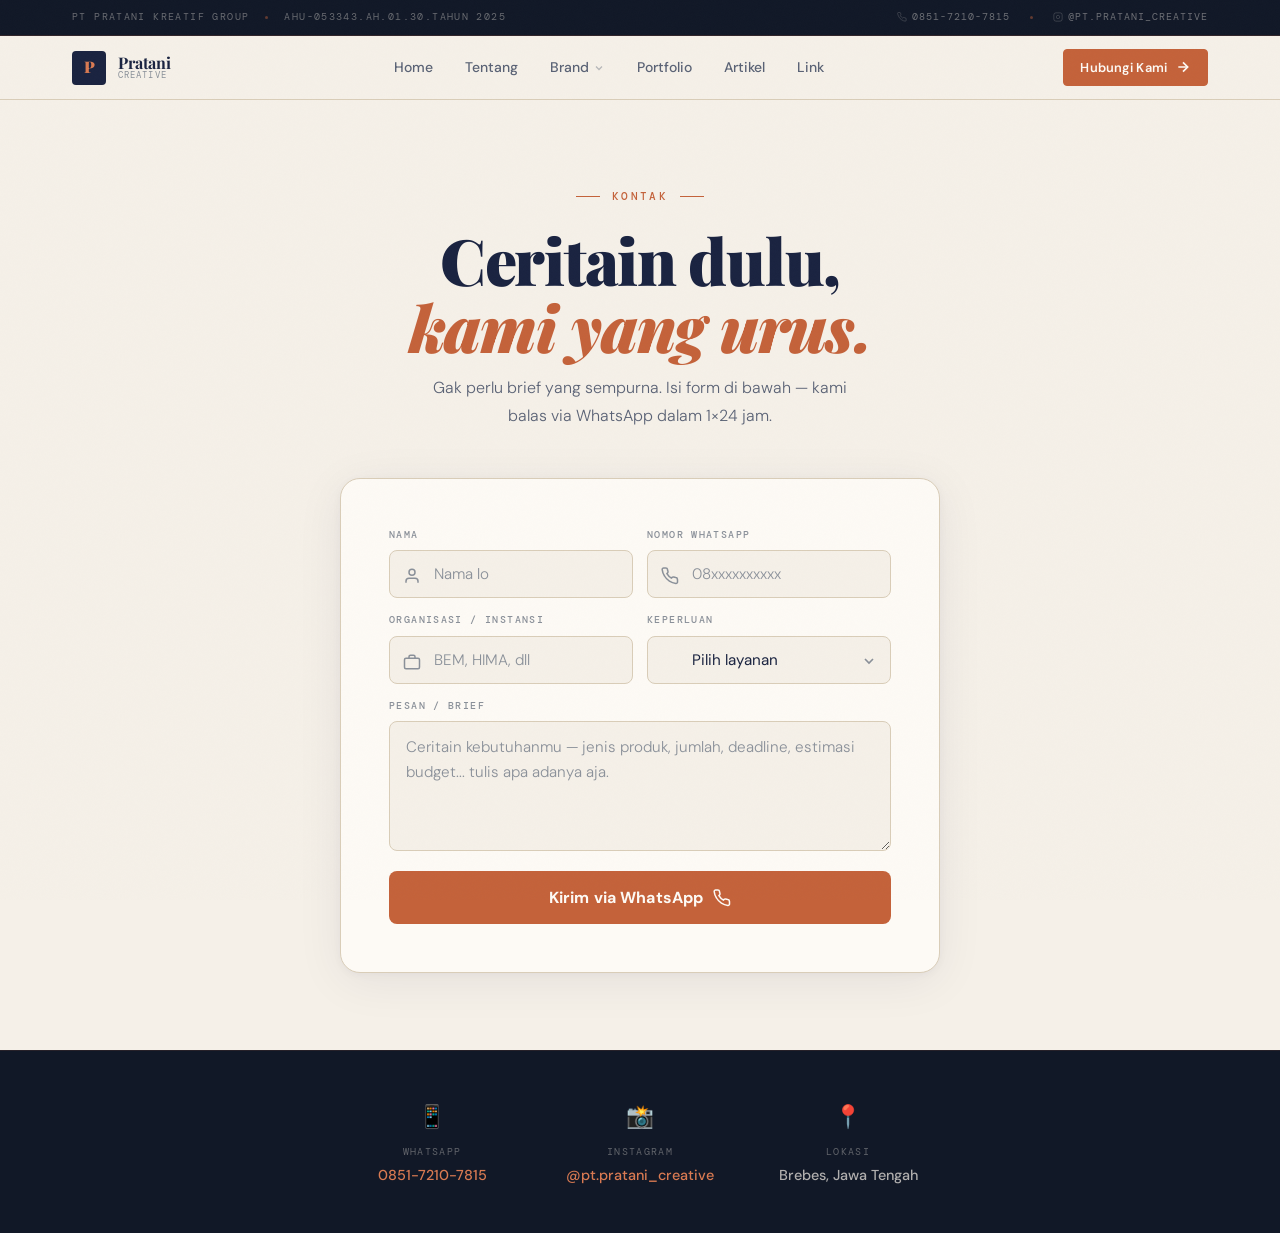
<file: kontak.html>
﻿<!DOCTYPE html>
<html lang="id">
<head>
  <meta charset="UTF-8" />
  <meta name="viewport" content="width=device-width, initial-scale=1.0" />
  <meta name="description" content="Hubungi Pratani Creative — konsultasi gratis untuk konveksi, kopi, dan creative agency. Kami balas cepat." />
  <title>Kontak — Pratani Creative</title>

  <link rel="preconnect" href="https://fonts.googleapis.com" />
  <link rel="preconnect" href="https://fonts.gstatic.com" crossorigin />
  <link href="https://fonts.googleapis.com/css2?family=Playfair+Display:ital,wght@0,700;0,900;1,700;1,900&family=DM+Sans:wght@300;400;500;600&family=DM+Mono:wght@400;500&display=swap" rel="stylesheet" />
  <link rel="stylesheet" href="assets/css/style.css" />
  <link rel="stylesheet" href="assets/css/pages/kontak.css" />

</head>

<body>
  <div class="bg-glow-layer" aria-hidden="true"></div>

  <!-- TOPBAR -->
  <div class="topbar" role="banner">
    <div class="topbar__inner">
      <div class="topbar__left">
        <span class="topbar__tag">PT Pratani Kreatif Group</span>
        <span class="topbar__dot" aria-hidden="true"></span>
        <span class="topbar__tag">AHU-053343.AH.01.30.Tahun 2025</span>
      </div>
      <div class="topbar__right">
        <a href="https://wa.me/6285172107815" class="topbar__link" target="_blank" rel="noopener">
          <svg xmlns="http://www.w3.org/2000/svg" viewBox="0 0 24 24" fill="none" stroke="currentColor" stroke-width="2" aria-hidden="true"><path d="M22 16.92v3a2 2 0 0 1-2.18 2 19.79 19.79 0 0 1-8.63-3.07A19.5 19.5 0 0 1 4.69 12 19.79 19.79 0 0 1 1.58 3.42 2 2 0 0 1 3.55 1.22h3a2 2 0 0 1 2 1.72c.127.96.361 1.903.7 2.81a2 2 0 0 1-.45 2.11L7.91 8.73a16 16 0 0 0 6 6l.88-.88a2 2 0 0 1 2.11-.45c.907.339 1.85.573 2.81.7A2 2 0 0 1 21.73 16z"/></svg>
          0851-7210-7815
        </a>
        <span class="topbar__dot" aria-hidden="true"></span>
        <a href="https://www.instagram.com/pt.pratani_creative" class="topbar__link" target="_blank" rel="noopener">
          <svg xmlns="http://www.w3.org/2000/svg" viewBox="0 0 24 24" fill="none" stroke="currentColor" stroke-width="2" aria-hidden="true"><rect x="2" y="2" width="20" height="20" rx="5" ry="5"/><path d="M16 11.37A4 4 0 1 1 12.63 8 4 4 0 0 1 16 11.37z"/><line x1="17.5" y1="6.5" x2="17.51" y2="6.5"/></svg>
          @pt.pratani_creative
        </a>
      </div>
    </div>
  </div>

  <!-- NAVBAR -->
  <nav class="navbar" aria-label="Navigasi utama">
    <div class="navbar__inner">
      <a href="/" class="navbar__logo" aria-label="Pratani Creative — Beranda">
        <div class="navbar__logo-mark" aria-hidden="true">P</div>
        <div class="navbar__logo-text">
          <span class="navbar__logo-name">Pratani</span>
          <span class="navbar__logo-sub">Creative</span>
        </div>
      </a>

      <ul class="navbar__nav" role="list">
        <li><a href="index.html" class="navbar__link">Home</a></li>
        <li><a href="tentang.html" class="navbar__link">Tentang</a></li>
        <li class="navbar__dropdown">
          <a href="brand/kolektiva.html" class="navbar__link navbar__dropdown-toggle">
            Brand
            <svg xmlns="http://www.w3.org/2000/svg" viewBox="0 0 24 24" fill="none" stroke="currentColor" stroke-width="2.5" aria-hidden="true"><polyline points="6 9 12 15 18 9"/></svg>
          </a>
          <div class="navbar__dropdown-menu" role="menu">
            <a href="brand/kolektiva.html" class="navbar__dropdown-item" role="menuitem">
              <span class="navbar__dropdown-dot" style="background:var(--kolektiva);" aria-hidden="true"></span>Kolektiva
            </a>
            <a href="brand/dikopi.html" class="navbar__dropdown-item" role="menuitem">
              <span class="navbar__dropdown-dot" style="background:var(--dikopi);" aria-hidden="true"></span>Dikopi
            </a>
            <a href="brand/imagineer.html" class="navbar__dropdown-item" role="menuitem">
              <span class="navbar__dropdown-dot" style="background:var(--imagineer);" aria-hidden="true"></span>Imagineer
            </a>
          </div>
        </li>
        <li><a href="portfolio.html" class="navbar__link">Portfolio</a></li>
        <li><a href="artikel.html" class="navbar__link">Artikel</a></li>
        <li><a href="link-penting.html" class="navbar__link">Link</a></li>
      </ul>

      <a href="kontak.html" class="btn btn-primary btn-sm navbar__cta active">
        Hubungi Kami
        <svg class="arrow" xmlns="http://www.w3.org/2000/svg" viewBox="0 0 24 24" fill="none" stroke="currentColor" stroke-width="2.5" aria-hidden="true"><line x1="5" y1="12" x2="19" y2="12"/><polyline points="12 5 19 12 12 19"/></svg>
      </a>

      <button class="navbar__hamburger" aria-label="Buka menu" aria-expanded="false" aria-controls="mobile-menu">
        <span></span><span></span><span></span>
      </button>
    </div>
  </nav>

  <!-- Mobile Menu -->
  <nav class="navbar__mobile-menu" id="mobile-menu" aria-label="Menu mobile">
    <a href="index.html" class="navbar__mobile-link">Home</a>
    <a href="tentang.html" class="navbar__mobile-link">Tentang</a>
    <a href="brand/kolektiva.html" class="navbar__mobile-link">Brand</a>
    <a href="portfolio.html" class="navbar__mobile-link">Portfolio</a>
    <a href="artikel.html" class="navbar__mobile-link">Artikel</a>
    <a href="link-penting.html" class="navbar__mobile-link">Link Penting</a>
    <div style="margin-top:2rem;">
      <a href="kontak.html" class="btn btn-primary btn-lg" style="width:100%;justify-content:center;">
        Hubungi Kami →
      </a>
    </div>
  </nav>

  <!-- MAIN -->
  <div class="kontak-page">

    <!-- Hero text -->
    <div class="kontak-hero" data-reveal>
      <p class="kontak-hero__eyebrow">Kontak</p>
      <h1 class="kontak-hero__title">
        Ceritain dulu,<br><em>kami yang urus.</em>
      </h1>
      <p class="kontak-hero__sub">
        Gak perlu brief yang sempurna. Isi form di bawah —
        kami balas via WhatsApp dalam 1×24 jam.
      </p>
    </div>

    <!-- Form card -->
    <div class="kontak-form-wrap">
      <div class="kontak-card" data-reveal>

        <form id="kontak-form" novalidate>

          <div class="form-row">
            <!-- Nama -->
            <div class="form-field">
              <label class="form-field__label" for="nama">Nama</label>
              <input
                class="form-field__input" id="nama" name="nama"
                type="text" placeholder="Nama lo" autocomplete="name" required
              />
              <svg class="form-field__icon" xmlns="http://www.w3.org/2000/svg" viewBox="0 0 24 24" fill="none" stroke="currentColor" stroke-width="2" aria-hidden="true"><path d="M20 21v-2a4 4 0 0 0-4-4H8a4 4 0 0 0-4 4v2"/><circle cx="12" cy="7" r="4"/></svg>
            </div>

            <!-- Nomor WA -->
            <div class="form-field">
              <label class="form-field__label" for="wa">Nomor WhatsApp</label>
              <input
                class="form-field__input" id="wa" name="wa"
                type="tel" placeholder="08xxxxxxxxxx" autocomplete="tel" required
              />
              <svg class="form-field__icon" xmlns="http://www.w3.org/2000/svg" viewBox="0 0 24 24" fill="none" stroke="currentColor" stroke-width="2" aria-hidden="true"><path d="M22 16.92v3a2 2 0 0 1-2.18 2 19.79 19.79 0 0 1-8.63-3.07A19.5 19.5 0 0 1 4.69 12 19.79 19.79 0 0 1 1.58 3.42 2 2 0 0 1 3.55 1.22h3a2 2 0 0 1 2 1.72c.127.96.361 1.903.7 2.81a2 2 0 0 1-.45 2.11L7.91 8.73a16 16 0 0 0 6 6l.88-.88a2 2 0 0 1 2.11-.45c.907.339 1.85.573 2.81.7A2 2 0 0 1 21.73 16z"/></svg>
            </div>
          </div>

          <div class="form-row">
            <!-- Organisasi -->
            <div class="form-field">
              <label class="form-field__label" for="organisasi">Organisasi / Instansi</label>
              <input
                class="form-field__input" id="organisasi" name="organisasi"
                type="text" placeholder="BEM, HIMA, dll" autocomplete="organization"
              />
              <svg class="form-field__icon" xmlns="http://www.w3.org/2000/svg" viewBox="0 0 24 24" fill="none" stroke="currentColor" stroke-width="2" aria-hidden="true"><rect x="2" y="7" width="20" height="14" rx="2"/><path d="M16 7V5a2 2 0 0 0-2-2h-4a2 2 0 0 0-2 2v2"/></svg>
            </div>

            <!-- Keperluan -->
            <div class="form-field" style="position:relative;">
              <label class="form-field__label" for="keperluan">Keperluan</label>
              <select class="form-field__select" id="keperluan" name="keperluan" required>
                <option value="" disabled selected>Pilih layanan</option>
                <option value="Kolektiva — Konveksi & Merchandise">🧵 Kolektiva — Konveksi</option>
                <option value="Dikopi — Coffee Shop">☕ Dikopi — Kopi</option>
                <option value="Imagineer — Creative Agency">✦ Imagineer — Creative</option>
                <option value="Lainnya">Lainnya</option>
              </select>
              <svg class="form-field__select-arrow" xmlns="http://www.w3.org/2000/svg" viewBox="0 0 24 24" fill="none" stroke="currentColor" stroke-width="2.5" aria-hidden="true"><polyline points="6 9 12 15 18 9"/></svg>
            </div>
          </div>

          <!-- Pesan -->
          <div class="form-field" style="margin-bottom:0;">
            <label class="form-field__label" for="pesan">Pesan / Brief</label>
            <textarea
              class="form-field__textarea" id="pesan" name="pesan"
              placeholder="Ceritain kebutuhanmu — jenis produk, jumlah, deadline, estimasi budget... tulis apa adanya aja." required
            ></textarea>
          </div>

          <button type="submit" class="form-submit">
            Kirim via WhatsApp
            <svg xmlns="http://www.w3.org/2000/svg" viewBox="0 0 24 24" fill="none" stroke="currentColor" stroke-width="2" aria-hidden="true"><path d="M22 16.92v3a2 2 0 0 1-2.18 2 19.79 19.79 0 0 1-8.63-3.07A19.5 19.5 0 0 1 4.69 12 19.79 19.79 0 0 1 1.58 3.42 2 2 0 0 1 3.55 1.22h3a2 2 0 0 1 2 1.72c.127.96.361 1.903.7 2.81a2 2 0 0 1-.45 2.11L7.91 8.73a16 16 0 0 0 6 6l.88-.88a2 2 0 0 1 2.11-.45c.907.339 1.85.573 2.81.7A2 2 0 0 1 21.73 16z"/></svg>
          </button>

        </form>

      </div>
    </div>

    <!-- Info strip -->
    <div class="kontak-info">
      <div class="kontak-info__inner">
        <div class="info-item">
          <div class="info-item__icon">📱</div>
          <div class="info-item__label">WhatsApp</div>
          <div class="info-item__value">
            <a href="https://wa.me/6285172107815" target="_blank" rel="noopener">0851-7210-7815</a>
          </div>
        </div>
        <div class="info-item">
          <div class="info-item__icon">📸</div>
          <div class="info-item__label">Instagram</div>
          <div class="info-item__value">
            <a href="https://www.instagram.com/pt.pratani_creative" target="_blank" rel="noopener">@pt.pratani_creative</a>
          </div>
        </div>
        <div class="info-item">
          <div class="info-item__icon">📍</div>
          <div class="info-item__label">Lokasi</div>
          <div class="info-item__value">Brebes, Jawa Tengah</div>
        </div>
      </div>
    </div>

  </div>

  <script src="assets/js/main.js" defer></script>


  <script src="assets/js/pages/kontak.js" defer></script>
</body>
</html>
</file>
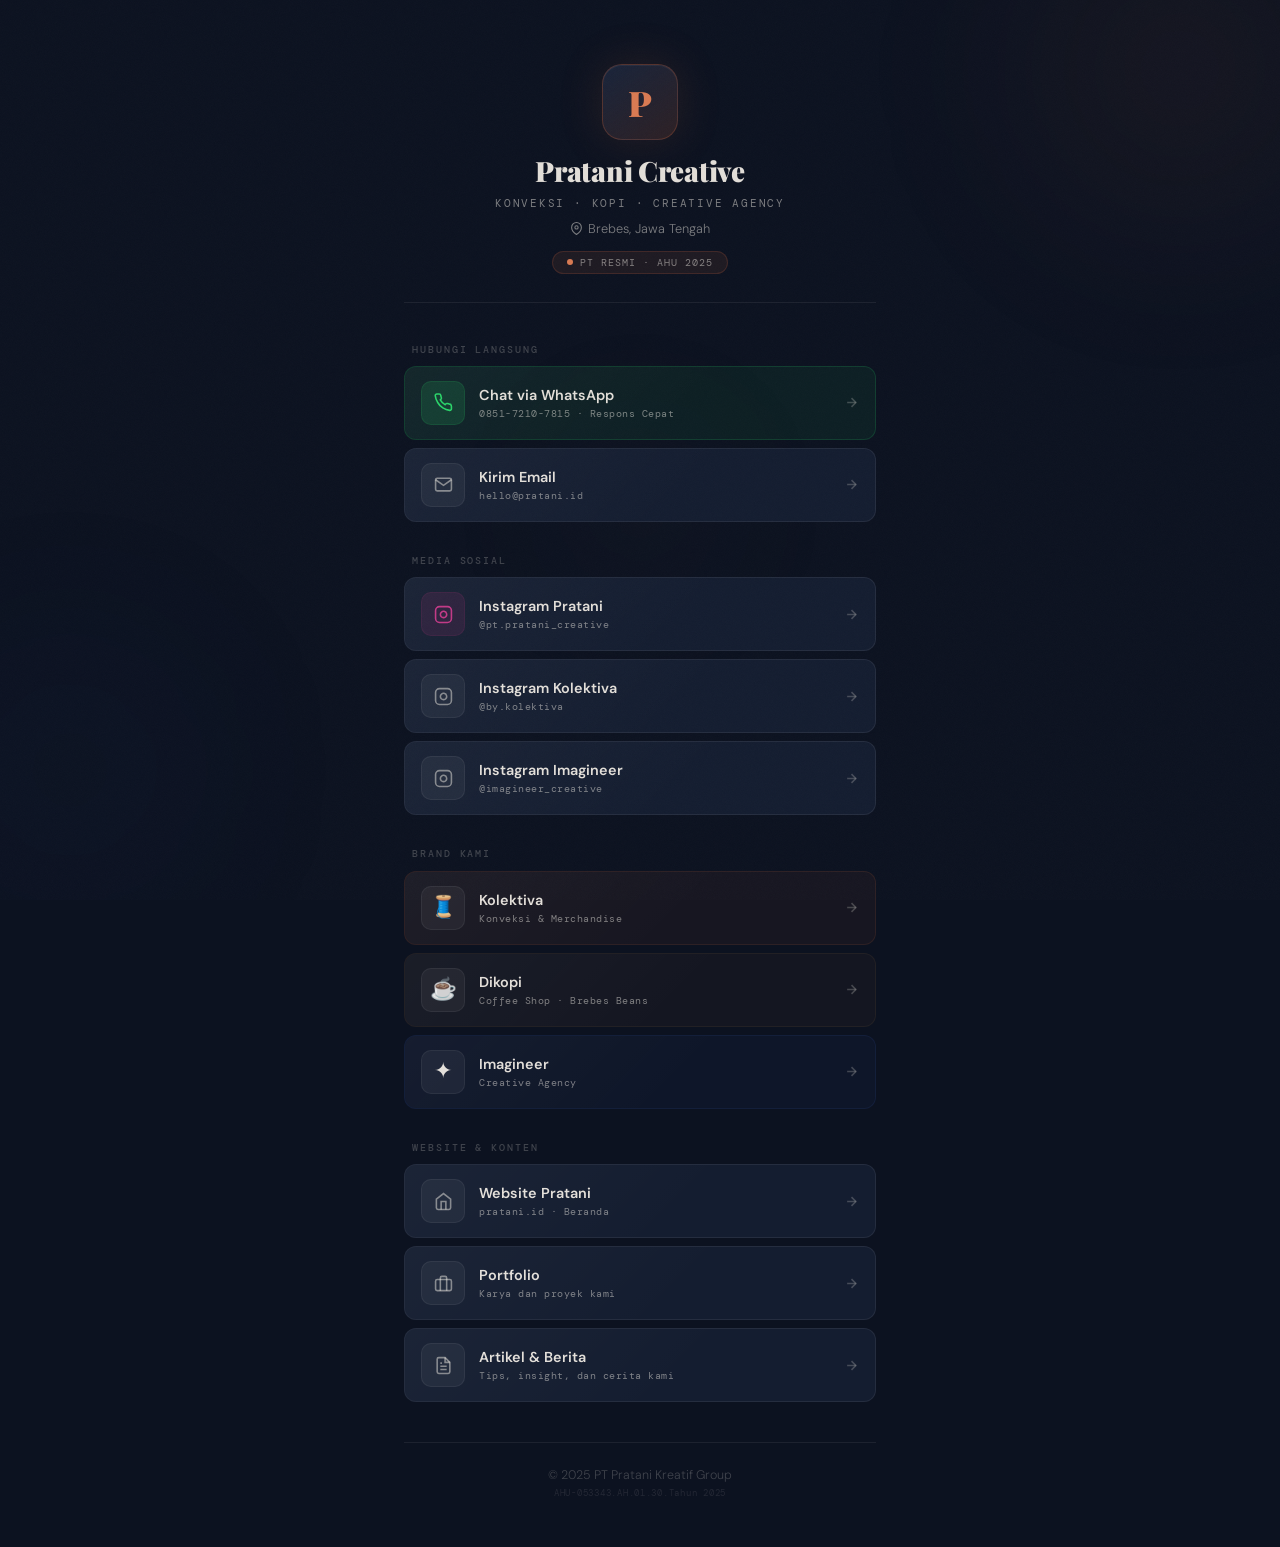
<file: link-penting.html>
<!DOCTYPE html>
<html lang="id">
<head>
  <meta charset="UTF-8" />
  <meta name="viewport" content="width=device-width, initial-scale=1.0" />
  <meta name="description" content="Link penting Pratani Creative — kontak, media sosial, dan akses cepat ke semua brand kami." />
  <meta property="og:title" content="Link Penting — Pratani Creative" />
  <meta property="og:description" content="Satu halaman, semua link penting Pratani Creative. Kontak, sosial media, dan brand kami." />
  <meta property="og:type" content="website" />
  <title>Link Penting — Pratani Creative</title>

  <link rel="preconnect" href="https://fonts.googleapis.com" />
  <link rel="preconnect" href="https://fonts.gstatic.com" crossorigin />
  <link href="https://fonts.googleapis.com/css2?family=Playfair+Display:ital,wght@0,700;0,900;1,700;1,900&family=DM+Sans:wght@300;400;500;600&family=DM+Mono:wght@400;500&display=swap" rel="stylesheet" />
  <link rel="stylesheet" href="assets/css/pages/link-penting.css" />
</head>

<body>

  <!-- Background ambient orbs -->
  <div class="lp-bg" aria-hidden="true">
    <div class="lp-orb lp-orb--accent"></div>
    <div class="lp-orb lp-orb--blue"></div>
    <div class="lp-orb lp-orb--gold"></div>
  </div>

  <main class="lp-main">

    <!-- ── Profile Header ── -->
    <header class="lp-profile">
      <div class="lp-profile__mark" aria-hidden="true">P</div>
      <h1 class="lp-profile__name">Pratani Creative</h1>
      <p class="lp-profile__tagline">Konveksi · Kopi · Creative Agency</p>
      <p class="lp-profile__location">
        <svg xmlns="http://www.w3.org/2000/svg" viewBox="0 0 24 24" fill="none" stroke="currentColor" stroke-width="2" width="13" height="13" aria-hidden="true"><path d="M21 10c0 7-9 13-9 13s-9-6-9-13a9 9 0 0 1 18 0z"/><circle cx="12" cy="10" r="3"/></svg>
        Brebes, Jawa Tengah
      </p>
      <div class="lp-profile__badge">
        <span class="lp-badge-dot" aria-hidden="true"></span>
        PT Resmi · AHU 2025
      </div>
    </header>

    <!-- ── Links ── -->
    <div class="lp-links">

      <!-- Hubungi Langsung -->
      <section class="lp-group" aria-labelledby="lp-grp-kontak">
        <h2 class="lp-group__label" id="lp-grp-kontak">Hubungi Langsung</h2>

        <a href="https://wa.me/6285172107815" class="lp-item lp-item--wa" target="_blank" rel="noopener" aria-label="Chat via WhatsApp 0851-7210-7815">
          <span class="lp-item__icon lp-item__icon--wa" aria-hidden="true">
            <svg xmlns="http://www.w3.org/2000/svg" viewBox="0 0 24 24" fill="none" stroke="currentColor" stroke-width="2"><path d="M22 16.92v3a2 2 0 0 1-2.18 2 19.79 19.79 0 0 1-8.63-3.07A19.5 19.5 0 0 1 4.69 12 19.79 19.79 0 0 1 1.58 3.42 2 2 0 0 1 3.55 1.22h3a2 2 0 0 1 2 1.72c.127.96.361 1.903.7 2.81a2 2 0 0 1-.45 2.11L7.91 8.73a16 16 0 0 0 6 6l.88-.88a2 2 0 0 1 2.11-.45c.907.339 1.85.573 2.81.7A2 2 0 0 1 21.73 16z"/></svg>
          </span>
          <span class="lp-item__text">
            <span class="lp-item__title">Chat via WhatsApp</span>
            <span class="lp-item__sub">0851-7210-7815 · Respons Cepat</span>
          </span>
          <svg class="lp-item__arrow" xmlns="http://www.w3.org/2000/svg" viewBox="0 0 24 24" fill="none" stroke="currentColor" stroke-width="2.5" aria-hidden="true"><line x1="5" y1="12" x2="19" y2="12"/><polyline points="12 5 19 12 12 19"/></svg>
        </a>

        <a href="mailto:hello@pratani.id" class="lp-item" aria-label="Email hello@pratani.id">
          <span class="lp-item__icon" aria-hidden="true">
            <svg xmlns="http://www.w3.org/2000/svg" viewBox="0 0 24 24" fill="none" stroke="currentColor" stroke-width="2"><path d="M4 4h16c1.1 0 2 .9 2 2v12c0 1.1-.9 2-2 2H4c-1.1 0-2-.9-2-2V6c0-1.1.9-2 2-2z"/><polyline points="22,6 12,13 2,6"/></svg>
          </span>
          <span class="lp-item__text">
            <span class="lp-item__title">Kirim Email</span>
            <span class="lp-item__sub">hello@pratani.id</span>
          </span>
          <svg class="lp-item__arrow" xmlns="http://www.w3.org/2000/svg" viewBox="0 0 24 24" fill="none" stroke="currentColor" stroke-width="2.5" aria-hidden="true"><line x1="5" y1="12" x2="19" y2="12"/><polyline points="12 5 19 12 12 19"/></svg>
        </a>
      </section>

      <!-- Media Sosial -->
      <section class="lp-group" aria-labelledby="lp-grp-sosmed">
        <h2 class="lp-group__label" id="lp-grp-sosmed">Media Sosial</h2>

        <a href="https://www.instagram.com/pt.pratani_creative" class="lp-item lp-item--ig" target="_blank" rel="noopener" aria-label="Instagram @pt.pratani_creative">
          <span class="lp-item__icon lp-item__icon--ig" aria-hidden="true">
            <svg xmlns="http://www.w3.org/2000/svg" viewBox="0 0 24 24" fill="none" stroke="currentColor" stroke-width="2"><rect x="2" y="2" width="20" height="20" rx="5" ry="5"/><path d="M16 11.37A4 4 0 1 1 12.63 8 4 4 0 0 1 16 11.37z"/><line x1="17.5" y1="6.5" x2="17.51" y2="6.5"/></svg>
          </span>
          <span class="lp-item__text">
            <span class="lp-item__title">Instagram Pratani</span>
            <span class="lp-item__sub">@pt.pratani_creative</span>
          </span>
          <svg class="lp-item__arrow" xmlns="http://www.w3.org/2000/svg" viewBox="0 0 24 24" fill="none" stroke="currentColor" stroke-width="2.5" aria-hidden="true"><line x1="5" y1="12" x2="19" y2="12"/><polyline points="12 5 19 12 12 19"/></svg>
        </a>

        <a href="https://www.instagram.com/by.kolektiva" class="lp-item" target="_blank" rel="noopener" aria-label="Instagram @by.kolektiva">
          <span class="lp-item__icon" aria-hidden="true">
            <svg xmlns="http://www.w3.org/2000/svg" viewBox="0 0 24 24" fill="none" stroke="currentColor" stroke-width="2"><rect x="2" y="2" width="20" height="20" rx="5" ry="5"/><path d="M16 11.37A4 4 0 1 1 12.63 8 4 4 0 0 1 16 11.37z"/><line x1="17.5" y1="6.5" x2="17.51" y2="6.5"/></svg>
          </span>
          <span class="lp-item__text">
            <span class="lp-item__title">Instagram Kolektiva</span>
            <span class="lp-item__sub">@by.kolektiva</span>
          </span>
          <svg class="lp-item__arrow" xmlns="http://www.w3.org/2000/svg" viewBox="0 0 24 24" fill="none" stroke="currentColor" stroke-width="2.5" aria-hidden="true"><line x1="5" y1="12" x2="19" y2="12"/><polyline points="12 5 19 12 12 19"/></svg>
        </a>

        <a href="https://www.instagram.com/imagineer_creative" class="lp-item" target="_blank" rel="noopener" aria-label="Instagram @imagineer_creative">
          <span class="lp-item__icon" aria-hidden="true">
            <svg xmlns="http://www.w3.org/2000/svg" viewBox="0 0 24 24" fill="none" stroke="currentColor" stroke-width="2"><rect x="2" y="2" width="20" height="20" rx="5" ry="5"/><path d="M16 11.37A4 4 0 1 1 12.63 8 4 4 0 0 1 16 11.37z"/><line x1="17.5" y1="6.5" x2="17.51" y2="6.5"/></svg>
          </span>
          <span class="lp-item__text">
            <span class="lp-item__title">Instagram Imagineer</span>
            <span class="lp-item__sub">@imagineer_creative</span>
          </span>
          <svg class="lp-item__arrow" xmlns="http://www.w3.org/2000/svg" viewBox="0 0 24 24" fill="none" stroke="currentColor" stroke-width="2.5" aria-hidden="true"><line x1="5" y1="12" x2="19" y2="12"/><polyline points="12 5 19 12 12 19"/></svg>
        </a>
      </section>

      <!-- Brand Kami -->
      <section class="lp-group" aria-labelledby="lp-grp-brand">
        <h2 class="lp-group__label" id="lp-grp-brand">Brand Kami</h2>

        <a href="brand/kolektiva.html" class="lp-item lp-item--kolektiva" aria-label="Kolektiva — Konveksi & Merchandise">
          <span class="lp-item__icon lp-item__icon--emoji" aria-hidden="true">🧵</span>
          <span class="lp-item__text">
            <span class="lp-item__title">Kolektiva</span>
            <span class="lp-item__sub">Konveksi &amp; Merchandise</span>
          </span>
          <svg class="lp-item__arrow" xmlns="http://www.w3.org/2000/svg" viewBox="0 0 24 24" fill="none" stroke="currentColor" stroke-width="2.5" aria-hidden="true"><line x1="5" y1="12" x2="19" y2="12"/><polyline points="12 5 19 12 12 19"/></svg>
        </a>

        <a href="brand/dikopi.html" class="lp-item lp-item--dikopi" aria-label="Dikopi — Coffee Shop Brebes">
          <span class="lp-item__icon lp-item__icon--emoji" aria-hidden="true">☕</span>
          <span class="lp-item__text">
            <span class="lp-item__title">Dikopi</span>
            <span class="lp-item__sub">Coffee Shop · Brebes Beans</span>
          </span>
          <svg class="lp-item__arrow" xmlns="http://www.w3.org/2000/svg" viewBox="0 0 24 24" fill="none" stroke="currentColor" stroke-width="2.5" aria-hidden="true"><line x1="5" y1="12" x2="19" y2="12"/><polyline points="12 5 19 12 12 19"/></svg>
        </a>

        <a href="brand/imagineer.html" class="lp-item lp-item--imagineer" aria-label="Imagineer — Creative Agency">
          <span class="lp-item__icon lp-item__icon--emoji" aria-hidden="true">✦</span>
          <span class="lp-item__text">
            <span class="lp-item__title">Imagineer</span>
            <span class="lp-item__sub">Creative Agency</span>
          </span>
          <svg class="lp-item__arrow" xmlns="http://www.w3.org/2000/svg" viewBox="0 0 24 24" fill="none" stroke="currentColor" stroke-width="2.5" aria-hidden="true"><line x1="5" y1="12" x2="19" y2="12"/><polyline points="12 5 19 12 12 19"/></svg>
        </a>
      </section>

      <!-- Website & Konten -->
      <section class="lp-group" aria-labelledby="lp-grp-web">
        <h2 class="lp-group__label" id="lp-grp-web">Website &amp; Konten</h2>

        <a href="index.html" class="lp-item" aria-label="Beranda pratani.id">
          <span class="lp-item__icon" aria-hidden="true">
            <svg xmlns="http://www.w3.org/2000/svg" viewBox="0 0 24 24" fill="none" stroke="currentColor" stroke-width="2"><path d="M3 9l9-7 9 7v11a2 2 0 0 1-2 2H5a2 2 0 0 1-2-2z"/><polyline points="9 22 9 12 15 12 15 22"/></svg>
          </span>
          <span class="lp-item__text">
            <span class="lp-item__title">Website Pratani</span>
            <span class="lp-item__sub">pratani.id · Beranda</span>
          </span>
          <svg class="lp-item__arrow" xmlns="http://www.w3.org/2000/svg" viewBox="0 0 24 24" fill="none" stroke="currentColor" stroke-width="2.5" aria-hidden="true"><line x1="5" y1="12" x2="19" y2="12"/><polyline points="12 5 19 12 12 19"/></svg>
        </a>

        <a href="portfolio.html" class="lp-item" aria-label="Portfolio Pratani Creative">
          <span class="lp-item__icon" aria-hidden="true">
            <svg xmlns="http://www.w3.org/2000/svg" viewBox="0 0 24 24" fill="none" stroke="currentColor" stroke-width="2"><rect x="2" y="7" width="20" height="14" rx="2" ry="2"/><path d="M16 21V5a2 2 0 0 0-2-2h-4a2 2 0 0 0-2 2v16"/></svg>
          </span>
          <span class="lp-item__text">
            <span class="lp-item__title">Portfolio</span>
            <span class="lp-item__sub">Karya dan proyek kami</span>
          </span>
          <svg class="lp-item__arrow" xmlns="http://www.w3.org/2000/svg" viewBox="0 0 24 24" fill="none" stroke="currentColor" stroke-width="2.5" aria-hidden="true"><line x1="5" y1="12" x2="19" y2="12"/><polyline points="12 5 19 12 12 19"/></svg>
        </a>

        <a href="artikel.html" class="lp-item" aria-label="Artikel dan berita Pratani Creative">
          <span class="lp-item__icon" aria-hidden="true">
            <svg xmlns="http://www.w3.org/2000/svg" viewBox="0 0 24 24" fill="none" stroke="currentColor" stroke-width="2"><path d="M14 2H6a2 2 0 0 0-2 2v16a2 2 0 0 0 2 2h12a2 2 0 0 0 2-2V8z"/><polyline points="14 2 14 8 20 8"/><line x1="16" y1="13" x2="8" y2="13"/><line x1="16" y1="17" x2="8" y2="17"/><polyline points="10 9 9 9 8 9"/></svg>
          </span>
          <span class="lp-item__text">
            <span class="lp-item__title">Artikel &amp; Berita</span>
            <span class="lp-item__sub">Tips, insight, dan cerita kami</span>
          </span>
          <svg class="lp-item__arrow" xmlns="http://www.w3.org/2000/svg" viewBox="0 0 24 24" fill="none" stroke="currentColor" stroke-width="2.5" aria-hidden="true"><line x1="5" y1="12" x2="19" y2="12"/><polyline points="12 5 19 12 12 19"/></svg>
        </a>
      </section>

    </div><!-- end lp-links -->

    <!-- ── Footer ── -->
    <footer class="lp-footer">
      <p class="lp-footer__text">© 2025 PT Pratani Kreatif Group</p>
      <p class="lp-footer__legal">AHU-053343.AH.01.30.Tahun 2025</p>
    </footer>

  </main>

</body>
</html>
</file>
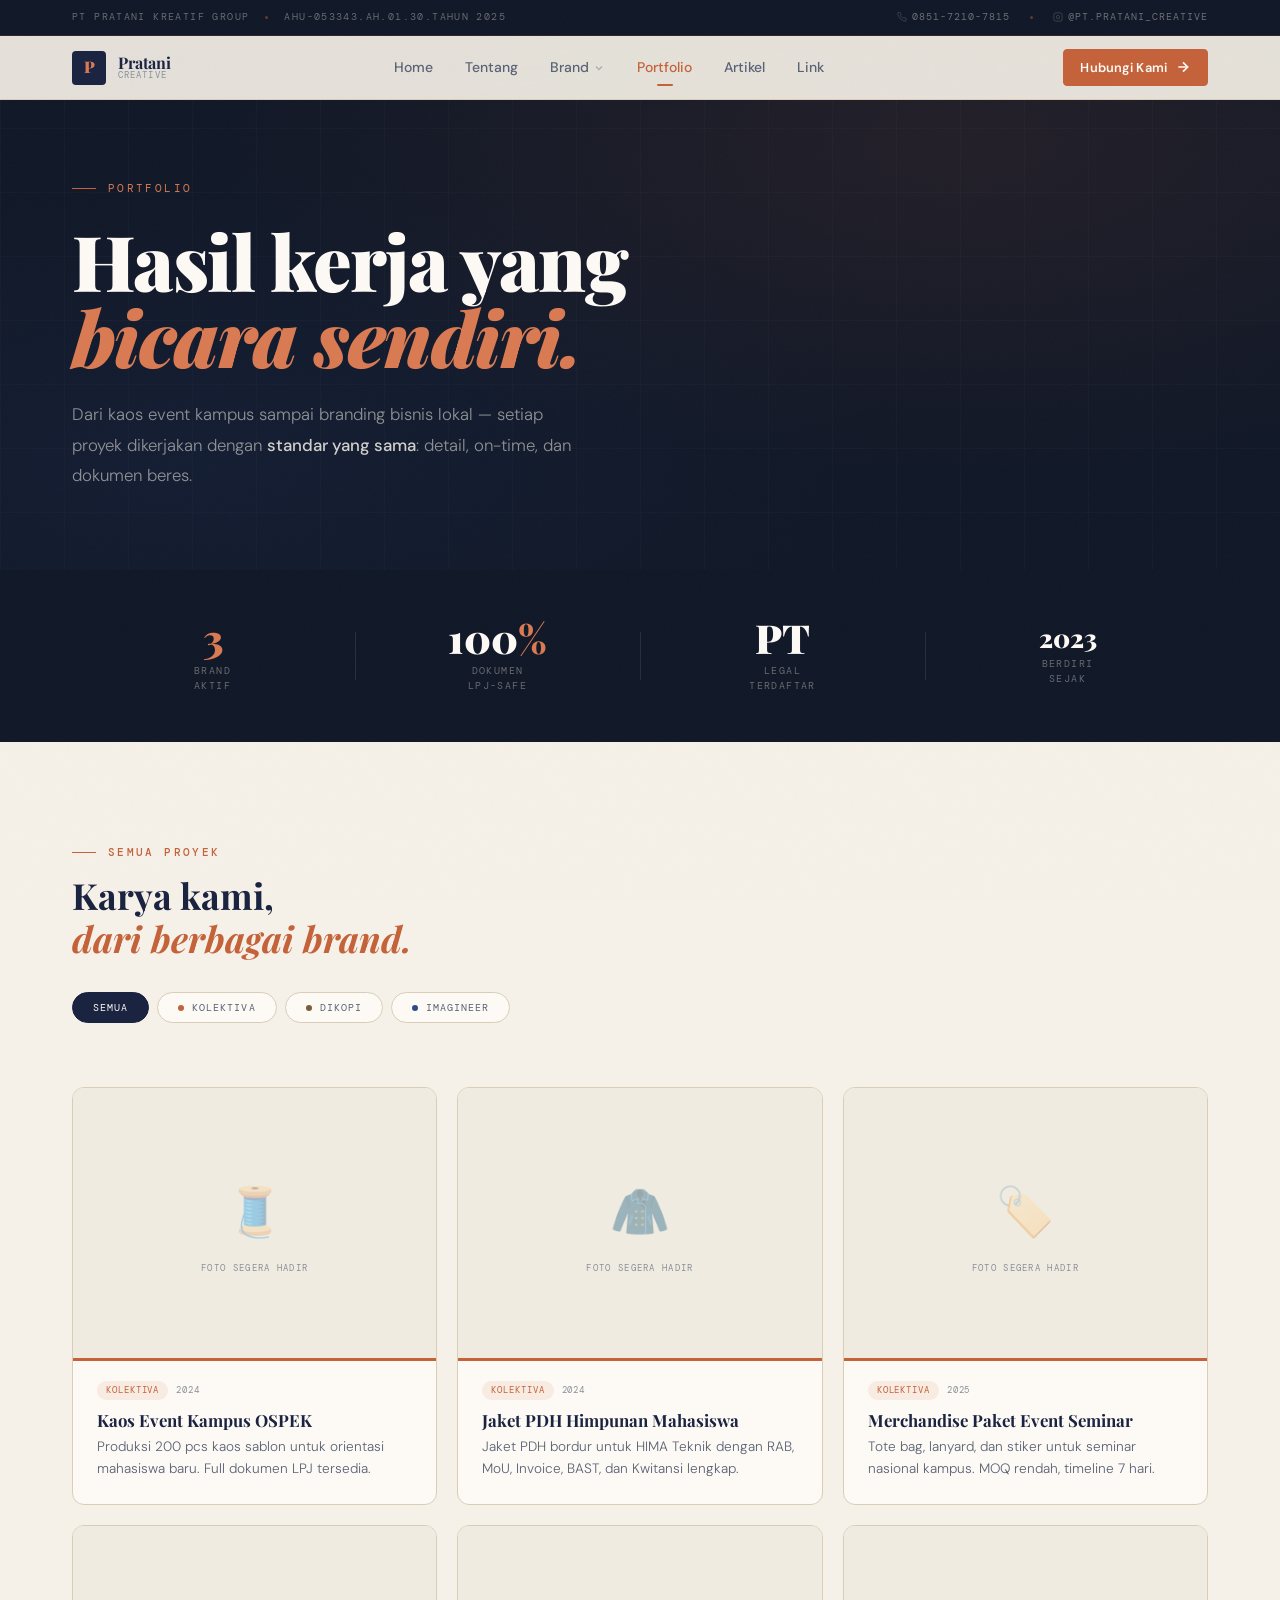
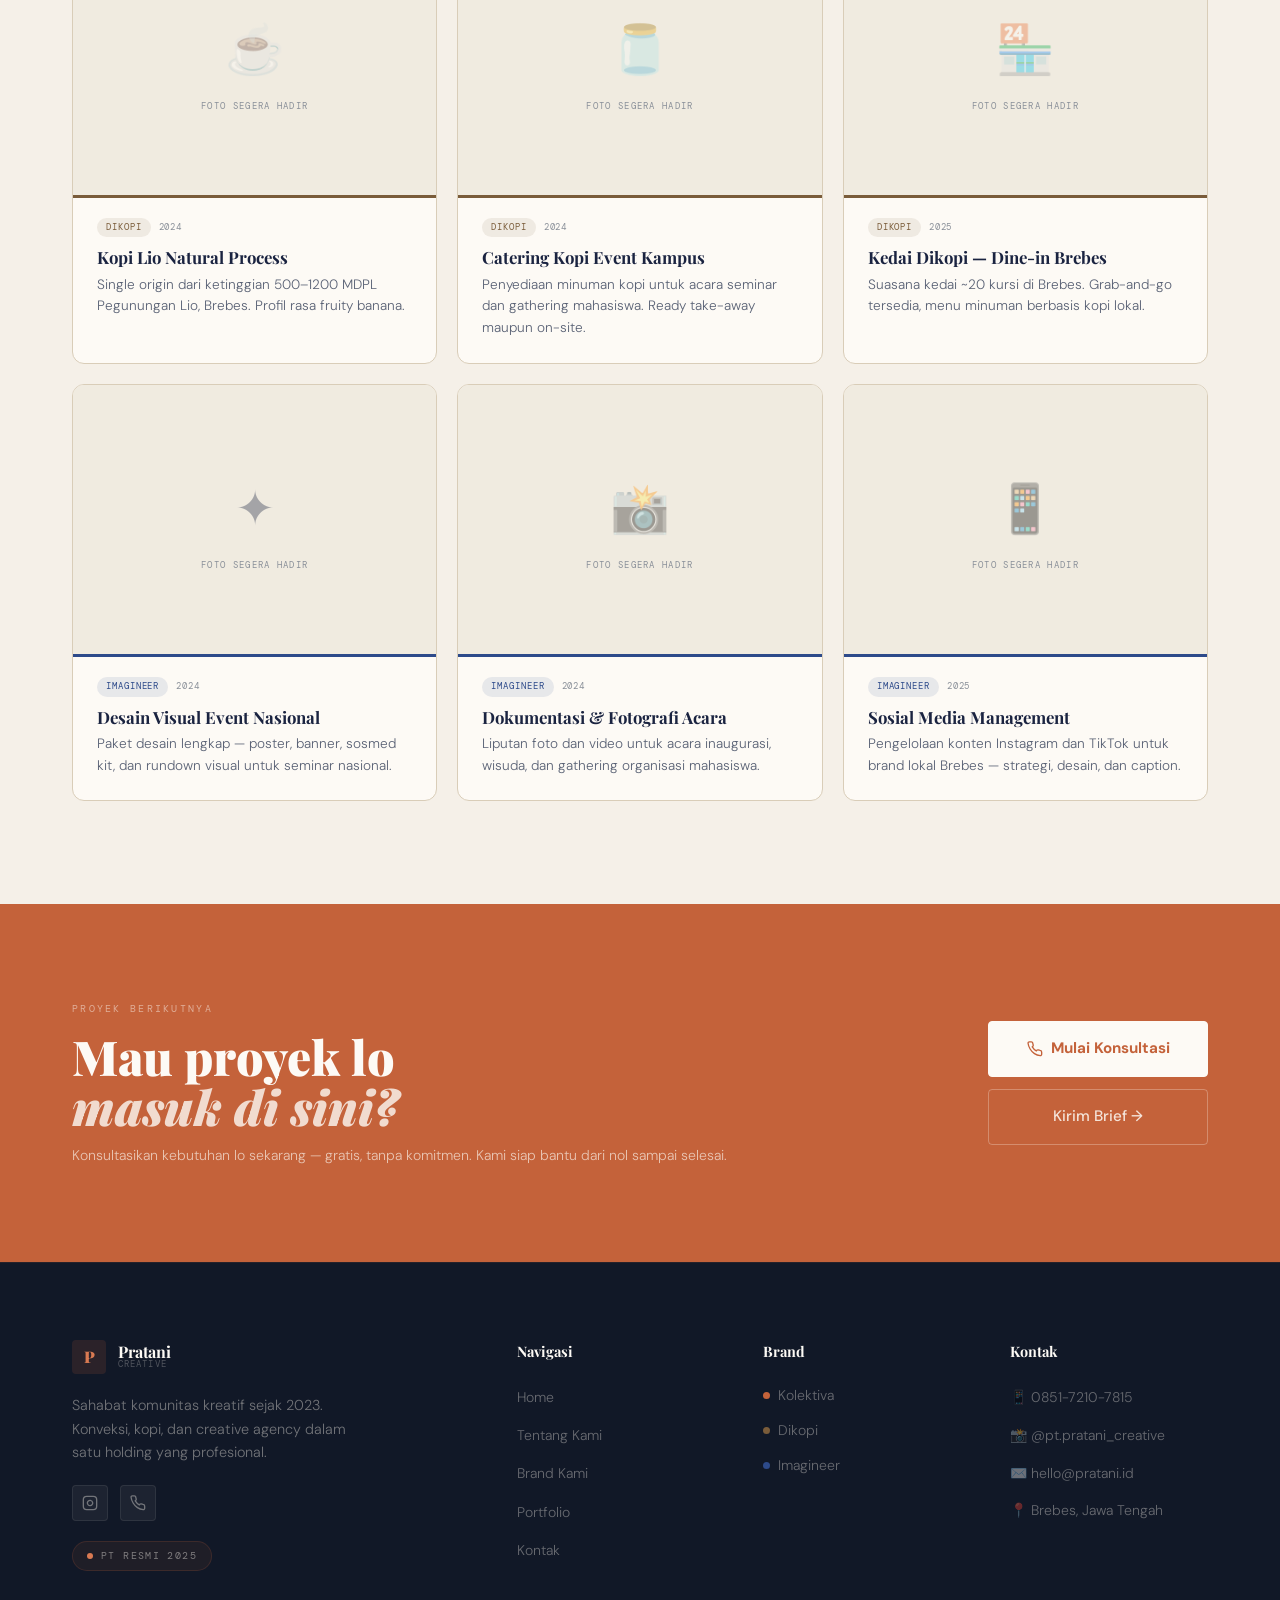
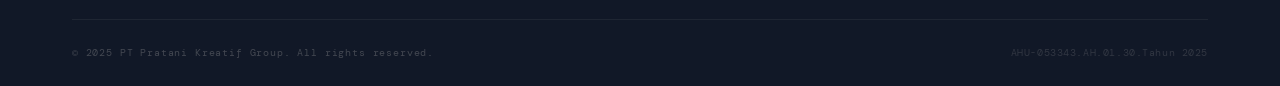
<file: portfolio.html>
﻿<!DOCTYPE html>
<html lang="id">
<head>
  <meta charset="UTF-8" />
  <meta name="viewport" content="width=device-width, initial-scale=1.0" />
  <meta name="description" content="Portfolio Pratani Creative — Hasil kerja Kolektiva, Dikopi, dan Imagineer untuk komunitas kreatif." />
  <meta property="og:title" content="Portfolio — Pratani Creative" />
  <meta property="og:type" content="website" />
  <title>Portfolio — Pratani Creative</title>

  <link rel="preconnect" href="https://fonts.googleapis.com" />
  <link rel="preconnect" href="https://fonts.gstatic.com" crossorigin />
  <link href="https://fonts.googleapis.com/css2?family=Playfair+Display:ital,wght@0,700;0,900;1,700;1,900&family=DM+Sans:wght@300;400;500;600&family=DM+Mono:wght@400;500&display=swap" rel="stylesheet" />
  <link rel="stylesheet" href="assets/css/style.css" />
  <link rel="stylesheet" href="assets/css/pages/portfolio.css" />

</head>

<body>

  <div class="bg-glow-layer" aria-hidden="true"></div>

  <!-- TOPBAR -->
  <div class="topbar" role="banner">
    <div class="topbar__inner">
      <div class="topbar__left">
        <span class="topbar__tag">PT Pratani Kreatif Group</span>
        <span class="topbar__dot" aria-hidden="true"></span>
        <span class="topbar__tag">AHU-053343.AH.01.30.Tahun 2025</span>
      </div>
      <div class="topbar__right">
        <a href="https://wa.me/6285172107815" class="topbar__link" target="_blank" rel="noopener">
          <svg xmlns="http://www.w3.org/2000/svg" viewBox="0 0 24 24" fill="none" stroke="currentColor" stroke-width="2" aria-hidden="true"><path d="M22 16.92v3a2 2 0 0 1-2.18 2 19.79 19.79 0 0 1-8.63-3.07A19.5 19.5 0 0 1 4.69 12 19.79 19.79 0 0 1 1.58 3.42 2 2 0 0 1 3.55 1.22h3a2 2 0 0 1 2 1.72c.127.96.361 1.903.7 2.81a2 2 0 0 1-.45 2.11L7.91 8.73a16 16 0 0 0 6 6l.88-.88a2 2 0 0 1 2.11-.45c.907.339 1.85.573 2.81.7A2 2 0 0 1 21.73 16z"/></svg>
          0851-7210-7815
        </a>
        <span class="topbar__dot" aria-hidden="true"></span>
        <a href="https://www.instagram.com/pt.pratani_creative" class="topbar__link" target="_blank" rel="noopener">
          <svg xmlns="http://www.w3.org/2000/svg" viewBox="0 0 24 24" fill="none" stroke="currentColor" stroke-width="2" aria-hidden="true"><rect x="2" y="2" width="20" height="20" rx="5" ry="5"/><path d="M16 11.37A4 4 0 1 1 12.63 8 4 4 0 0 1 16 11.37z"/><line x1="17.5" y1="6.5" x2="17.51" y2="6.5"/></svg>
          @pt.pratani_creative
        </a>
      </div>
    </div>
  </div>

  <!-- NAVBAR -->
  <nav class="navbar" aria-label="Navigasi utama">
    <div class="navbar__inner">
      <a href="index.html" class="navbar__logo" aria-label="Pratani Creative — Beranda">
        <div class="navbar__logo-mark" aria-hidden="true">P</div>
        <div class="navbar__logo-text">
          <span class="navbar__logo-name">Pratani</span>
          <span class="navbar__logo-sub">Creative</span>
        </div>
      </a>

      <ul class="navbar__nav" role="list">
        <li><a href="index.html" class="navbar__link">Home</a></li>
        <li><a href="tentang.html" class="navbar__link">Tentang</a></li>
        <li class="navbar__dropdown">
          <a href="brand/kolektiva.html" class="navbar__link navbar__dropdown-toggle">
            Brand
            <svg xmlns="http://www.w3.org/2000/svg" viewBox="0 0 24 24" fill="none" stroke="currentColor" stroke-width="2.5" aria-hidden="true"><polyline points="6 9 12 15 18 9"/></svg>
          </a>
          <div class="navbar__dropdown-menu" role="menu">
            <a href="brand/kolektiva.html" class="navbar__dropdown-item" role="menuitem">
              <span class="navbar__dropdown-dot" style="background: var(--kolektiva);" aria-hidden="true"></span>
              Kolektiva
            </a>
            <a href="brand/dikopi.html" class="navbar__dropdown-item" role="menuitem">
              <span class="navbar__dropdown-dot" style="background: var(--dikopi);" aria-hidden="true"></span>
              Dikopi
            </a>
            <a href="brand/imagineer.html" class="navbar__dropdown-item" role="menuitem">
              <span class="navbar__dropdown-dot" style="background: var(--imagineer);" aria-hidden="true"></span>
              Imagineer
            </a>
          </div>
        </li>
        <li><a href="portfolio.html" class="navbar__link active">Portfolio</a></li>
        <li><a href="artikel.html" class="navbar__link">Artikel</a></li>
        <li><a href="link-penting.html" class="navbar__link">Link</a></li>
      </ul>

      <a href="kontak.html" class="btn btn-primary btn-sm navbar__cta">
        Hubungi Kami
        <svg class="arrow" xmlns="http://www.w3.org/2000/svg" viewBox="0 0 24 24" fill="none" stroke="currentColor" stroke-width="2.5" aria-hidden="true"><line x1="5" y1="12" x2="19" y2="12"/><polyline points="12 5 19 12 12 19"/></svg>
      </a>

      <button class="navbar__hamburger" aria-label="Buka menu" aria-expanded="false" aria-controls="mobile-menu">
        <span></span><span></span><span></span>
      </button>
    </div>
  </nav>

  <!-- Mobile Menu -->
  <nav class="navbar__mobile-menu" id="mobile-menu" aria-label="Menu mobile">
    <a href="index.html" class="navbar__mobile-link">Home</a>
    <a href="tentang.html" class="navbar__mobile-link">Tentang</a>
    <a href="brand/kolektiva.html" class="navbar__mobile-link">Brand</a>
    <a href="portfolio.html" class="navbar__mobile-link active">Portfolio</a>
    <a href="artikel.html" class="navbar__mobile-link">Artikel</a>
    <a href="link-penting.html" class="navbar__mobile-link">Link Penting</a>
    <div style="margin-top: 2rem;">
      <a href="kontak.html" class="btn btn-primary btn-lg" style="width: 100%; justify-content: center;">
        Hubungi Kami →
      </a>
    </div>
  </nav>

  <main id="main-content">

    <!-- HERO -->
    <section class="page-hero" aria-labelledby="porto-title">
      <div class="page-hero__bg" aria-hidden="true"></div>
      <div class="page-hero__inner">
        <p class="page-hero__eyebrow">Portfolio</p>
        <h1 class="page-hero__title" id="porto-title">
          Hasil kerja yang<br>
          <em>bicara sendiri.</em>
        </h1>
        <p class="page-hero__desc">
          Dari kaos event kampus sampai branding bisnis lokal — setiap proyek dikerjakan
          dengan <strong>standar yang sama</strong>: detail, on-time, dan dokumen beres.
        </p>
      </div>
    </section>

    <!-- STATS -->
    <div class="stats-strip" role="region" aria-label="Statistik portfolio">
      <div class="container">
        <div class="stats-strip__inner">
          <div class="stats-strip__item">
            <div class="stats-strip__num"><span>3</span></div>
            <div class="stats-strip__label">Brand<br>Aktif</div>
          </div>
          <div class="stats-strip__divider" aria-hidden="true"></div>
          <div class="stats-strip__item">
            <div class="stats-strip__num">100<span>%</span></div>
            <div class="stats-strip__label">Dokumen<br>LPJ-Safe</div>
          </div>
          <div class="stats-strip__divider" aria-hidden="true"></div>
          <div class="stats-strip__item">
            <div class="stats-strip__num">PT</div>
            <div class="stats-strip__label">Legal<br>Terdaftar</div>
          </div>
          <div class="stats-strip__divider" aria-hidden="true"></div>
          <div class="stats-strip__item">
            <div class="stats-strip__num" style="font-size:1.6rem;">2023</div>
            <div class="stats-strip__label">Berdiri<br>Sejak</div>
          </div>
        </div>
      </div>
    </div>

    <!-- PORTFOLIO -->
    <section class="section" style="background: var(--bg);" aria-labelledby="porto-grid-title">
      <div class="container">

        <div class="section-header" style="margin-bottom: 2rem;">
          <span class="section-eyebrow">Semua Proyek</span>
          <h2 class="text-h2" id="porto-grid-title" style="margin-bottom: 0;">
            Karya kami,<br><em style="color: var(--accent);">dari berbagai brand.</em>
          </h2>
        </div>

        <!-- Filter -->
        <div class="filter-bar" role="group" aria-label="Filter portfolio">
          <button class="filter-btn active" data-filter="all">Semua</button>
          <button class="filter-btn" data-filter="kolektiva">
            <span class="filter-dot" style="background: var(--kolektiva);"></span>
            Kolektiva
          </button>
          <button class="filter-btn" data-filter="dikopi">
            <span class="filter-dot" style="background: var(--dikopi);"></span>
            Dikopi
          </button>
          <button class="filter-btn" data-filter="imagineer">
            <span class="filter-dot" style="background: var(--imagineer);"></span>
            Imagineer
          </button>
        </div>

        <!-- Grid -->
        <div class="porto-grid" id="porto-grid">

          <!-- KOLEKTIVA items -->
          <article class="porto-card" data-brand="kolektiva">
            <div class="porto-card__thumb">
              <div class="porto-card__thumb-inner">
                <div class="porto-card__emoji">🧵</div>
                <div class="porto-card__thumb-label">Foto segera hadir</div>
              </div>
              <div class="porto-card__brand-bar" style="background: var(--kolektiva);"></div>
            </div>
            <div class="porto-card__body">
              <div class="porto-card__meta">
                <span class="porto-card__tag porto-card__tag--kolektiva">Kolektiva</span>
                <span class="porto-card__year">2024</span>
              </div>
              <div class="porto-card__title">Kaos Event Kampus OSPEK</div>
              <div class="porto-card__desc">Produksi 200 pcs kaos sablon untuk orientasi mahasiswa baru. Full dokumen LPJ tersedia.</div>
            </div>
          </article>

          <article class="porto-card" data-brand="kolektiva">
            <div class="porto-card__thumb">
              <div class="porto-card__thumb-inner">
                <div class="porto-card__emoji">🧥</div>
                <div class="porto-card__thumb-label">Foto segera hadir</div>
              </div>
              <div class="porto-card__brand-bar" style="background: var(--kolektiva);"></div>
            </div>
            <div class="porto-card__body">
              <div class="porto-card__meta">
                <span class="porto-card__tag porto-card__tag--kolektiva">Kolektiva</span>
                <span class="porto-card__year">2024</span>
              </div>
              <div class="porto-card__title">Jaket PDH Himpunan Mahasiswa</div>
              <div class="porto-card__desc">Jaket PDH bordur untuk HIMA Teknik dengan RAB, MoU, Invoice, BAST, dan Kwitansi lengkap.</div>
            </div>
          </article>

          <article class="porto-card" data-brand="kolektiva">
            <div class="porto-card__thumb">
              <div class="porto-card__thumb-inner">
                <div class="porto-card__emoji">🏷️</div>
                <div class="porto-card__thumb-label">Foto segera hadir</div>
              </div>
              <div class="porto-card__brand-bar" style="background: var(--kolektiva);"></div>
            </div>
            <div class="porto-card__body">
              <div class="porto-card__meta">
                <span class="porto-card__tag porto-card__tag--kolektiva">Kolektiva</span>
                <span class="porto-card__year">2025</span>
              </div>
              <div class="porto-card__title">Merchandise Paket Event Seminar</div>
              <div class="porto-card__desc">Tote bag, lanyard, dan stiker untuk seminar nasional kampus. MOQ rendah, timeline 7 hari.</div>
            </div>
          </article>

          <!-- DIKOPI items -->
          <article class="porto-card" data-brand="dikopi">
            <div class="porto-card__thumb">
              <div class="porto-card__thumb-inner">
                <div class="porto-card__emoji">☕</div>
                <div class="porto-card__thumb-label">Foto segera hadir</div>
              </div>
              <div class="porto-card__brand-bar" style="background: var(--dikopi);"></div>
            </div>
            <div class="porto-card__body">
              <div class="porto-card__meta">
                <span class="porto-card__tag porto-card__tag--dikopi">Dikopi</span>
                <span class="porto-card__year">2024</span>
              </div>
              <div class="porto-card__title">Kopi Lio Natural Process</div>
              <div class="porto-card__desc">Single origin dari ketinggian 500–1200 MDPL Pegunungan Lio, Brebes. Profil rasa fruity banana.</div>
            </div>
          </article>

          <article class="porto-card" data-brand="dikopi">
            <div class="porto-card__thumb">
              <div class="porto-card__thumb-inner">
                <div class="porto-card__emoji">🫙</div>
                <div class="porto-card__thumb-label">Foto segera hadir</div>
              </div>
              <div class="porto-card__brand-bar" style="background: var(--dikopi);"></div>
            </div>
            <div class="porto-card__body">
              <div class="porto-card__meta">
                <span class="porto-card__tag porto-card__tag--dikopi">Dikopi</span>
                <span class="porto-card__year">2024</span>
              </div>
              <div class="porto-card__title">Catering Kopi Event Kampus</div>
              <div class="porto-card__desc">Penyediaan minuman kopi untuk acara seminar dan gathering mahasiswa. Ready take-away maupun on-site.</div>
            </div>
          </article>

          <article class="porto-card" data-brand="dikopi">
            <div class="porto-card__thumb">
              <div class="porto-card__thumb-inner">
                <div class="porto-card__emoji">🏪</div>
                <div class="porto-card__thumb-label">Foto segera hadir</div>
              </div>
              <div class="porto-card__brand-bar" style="background: var(--dikopi);"></div>
            </div>
            <div class="porto-card__body">
              <div class="porto-card__meta">
                <span class="porto-card__tag porto-card__tag--dikopi">Dikopi</span>
                <span class="porto-card__year">2025</span>
              </div>
              <div class="porto-card__title">Kedai Dikopi — Dine-in Brebes</div>
              <div class="porto-card__desc">Suasana kedai ~20 kursi di Brebes. Grab-and-go tersedia, menu minuman berbasis kopi lokal.</div>
            </div>
          </article>

          <!-- IMAGINEER items -->
          <article class="porto-card" data-brand="imagineer">
            <div class="porto-card__thumb">
              <div class="porto-card__thumb-inner">
                <div class="porto-card__emoji">✦</div>
                <div class="porto-card__thumb-label">Foto segera hadir</div>
              </div>
              <div class="porto-card__brand-bar" style="background: var(--imagineer);"></div>
            </div>
            <div class="porto-card__body">
              <div class="porto-card__meta">
                <span class="porto-card__tag porto-card__tag--imagineer">Imagineer</span>
                <span class="porto-card__year">2024</span>
              </div>
              <div class="porto-card__title">Desain Visual Event Nasional</div>
              <div class="porto-card__desc">Paket desain lengkap — poster, banner, sosmed kit, dan rundown visual untuk seminar nasional.</div>
            </div>
          </article>

          <article class="porto-card" data-brand="imagineer">
            <div class="porto-card__thumb">
              <div class="porto-card__thumb-inner">
                <div class="porto-card__emoji">📸</div>
                <div class="porto-card__thumb-label">Foto segera hadir</div>
              </div>
              <div class="porto-card__brand-bar" style="background: var(--imagineer);"></div>
            </div>
            <div class="porto-card__body">
              <div class="porto-card__meta">
                <span class="porto-card__tag porto-card__tag--imagineer">Imagineer</span>
                <span class="porto-card__year">2024</span>
              </div>
              <div class="porto-card__title">Dokumentasi & Fotografi Acara</div>
              <div class="porto-card__desc">Liputan foto dan video untuk acara inaugurasi, wisuda, dan gathering organisasi mahasiswa.</div>
            </div>
          </article>

          <article class="porto-card" data-brand="imagineer">
            <div class="porto-card__thumb">
              <div class="porto-card__thumb-inner">
                <div class="porto-card__emoji">📱</div>
                <div class="porto-card__thumb-label">Foto segera hadir</div>
              </div>
              <div class="porto-card__brand-bar" style="background: var(--imagineer);"></div>
            </div>
            <div class="porto-card__body">
              <div class="porto-card__meta">
                <span class="porto-card__tag porto-card__tag--imagineer">Imagineer</span>
                <span class="porto-card__year">2025</span>
              </div>
              <div class="porto-card__title">Sosial Media Management</div>
              <div class="porto-card__desc">Pengelolaan konten Instagram dan TikTok untuk brand lokal Brebes — strategi, desain, dan caption.</div>
            </div>
          </article>

        </div><!-- end porto-grid -->

        <div class="porto-empty" id="porto-empty" aria-live="polite">
          <div class="porto-empty__icon">📂</div>
          <div class="porto-empty__text">Tidak ada proyek di kategori ini.</div>
        </div>

      </div>
    </section>

    <!-- CTA -->
    <section class="cta-section" aria-labelledby="cta-title">
      <div class="container">
        <div class="cta-inner" data-reveal>
          <div>
            <p class="cta-eyebrow">Proyek Berikutnya</p>
            <h2 class="cta-title" id="cta-title">
              Mau proyek lo<br>
              <em>masuk di sini?</em>
            </h2>
            <p class="cta-note">
              Konsultasikan kebutuhan lo sekarang — gratis, tanpa komitmen.
              Kami siap bantu dari nol sampai selesai.
            </p>
          </div>
          <div class="cta-actions">
            <a href="https://wa.me/6285172107815" class="btn-cta-white" target="_blank" rel="noopener">
              <svg xmlns="http://www.w3.org/2000/svg" viewBox="0 0 24 24" fill="none" stroke="currentColor" stroke-width="2" width="16" height="16" aria-hidden="true"><path d="M22 16.92v3a2 2 0 0 1-2.18 2 19.79 19.79 0 0 1-8.63-3.07A19.5 19.5 0 0 1 4.69 12 19.79 19.79 0 0 1 1.58 3.42 2 2 0 0 1 3.55 1.22h3a2 2 0 0 1 2 1.72c.127.96.361 1.903.7 2.81a2 2 0 0 1-.45 2.11L7.91 8.73a16 16 0 0 0 6 6l.88-.88a2 2 0 0 1 2.11-.45c.907.339 1.85.573 2.81.7A2 2 0 0 1 21.73 16z"/></svg>
              Mulai Konsultasi
            </a>
            <a href="kontak.html" class="btn-cta-outline">
              Kirim Brief →
            </a>
          </div>
        </div>
      </div>
    </section>

  </main>

  <!-- FOOTER -->
  <footer class="footer" role="contentinfo">
    <div class="container">
      <div class="footer__grid">

        <div class="footer__brand">
          <a href="index.html" class="footer__logo navbar__logo" aria-label="Pratani Creative">
            <div class="navbar__logo-mark" aria-hidden="true">P</div>
            <div class="navbar__logo-text">
              <span class="navbar__logo-name">Pratani</span>
              <span class="navbar__logo-sub">Creative</span>
            </div>
          </a>
          <p class="footer__tagline">
            Sahabat komunitas kreatif sejak 2023. Konveksi, kopi, dan creative agency
            dalam satu holding yang profesional.
          </p>
          <div class="footer__socials">
            <a href="https://www.instagram.com/pt.pratani_creative" class="footer__social-link" target="_blank" rel="noopener" aria-label="Instagram Pratani Creative">
              <svg xmlns="http://www.w3.org/2000/svg" viewBox="0 0 24 24" fill="none" stroke="currentColor" stroke-width="2" aria-hidden="true"><rect x="2" y="2" width="20" height="20" rx="5" ry="5"/><path d="M16 11.37A4 4 0 1 1 12.63 8 4 4 0 0 1 16 11.37z"/><line x1="17.5" y1="6.5" x2="17.51" y2="6.5"/></svg>
            </a>
            <a href="https://wa.me/6285172107815" class="footer__social-link" target="_blank" rel="noopener" aria-label="WhatsApp Pratani Creative">
              <svg xmlns="http://www.w3.org/2000/svg" viewBox="0 0 24 24" fill="none" stroke="currentColor" stroke-width="2" aria-hidden="true"><path d="M22 16.92v3a2 2 0 0 1-2.18 2 19.79 19.79 0 0 1-8.63-3.07A19.5 19.5 0 0 1 4.69 12 19.79 19.79 0 0 1 1.58 3.42 2 2 0 0 1 3.55 1.22h3a2 2 0 0 1 2 1.72c.127.96.361 1.903.7 2.81a2 2 0 0 1-.45 2.11L7.91 8.73a16 16 0 0 0 6 6l.88-.88a2 2 0 0 1 2.11-.45c.907.339 1.85.573 2.81.7A2 2 0 0 1 21.73 16z"/></svg>
            </a>
          </div>
          <div class="badge-legal" style="width: fit-content;">
            <span class="badge-legal__dot" aria-hidden="true"></span>
            PT Resmi 2025
          </div>
        </div>

        <div>
          <h3 class="footer__col-title">Navigasi</h3>
          <ul class="footer__links" role="list">
            <li><a href="index.html" class="footer__link">Home</a></li>
            <li><a href="tentang.html" class="footer__link">Tentang Kami</a></li>
            <li><a href="brand/kolektiva.html" class="footer__link">Brand Kami</a></li>
            <li><a href="portfolio.html" class="footer__link">Portfolio</a></li>
            <li><a href="kontak.html" class="footer__link">Kontak</a></li>
          </ul>
        </div>

        <div>
          <h3 class="footer__col-title">Brand</h3>
          <ul class="footer__links" role="list">
            <li>
              <a href="brand/kolektiva.html" class="footer__link" style="display:flex; align-items:center; gap:8px;">
                <span style="width:7px; height:7px; border-radius:50%; background:var(--kolektiva); flex-shrink:0;" aria-hidden="true"></span>
                Kolektiva
              </a>
            </li>
            <li>
              <a href="brand/dikopi.html" class="footer__link" style="display:flex; align-items:center; gap:8px;">
                <span style="width:7px; height:7px; border-radius:50%; background:var(--dikopi); flex-shrink:0;" aria-hidden="true"></span>
                Dikopi
              </a>
            </li>
            <li>
              <a href="brand/imagineer.html" class="footer__link" style="display:flex; align-items:center; gap:8px;">
                <span style="width:7px; height:7px; border-radius:50%; background:var(--imagineer); flex-shrink:0;" aria-hidden="true"></span>
                Imagineer
              </a>
            </li>
          </ul>
        </div>

        <div>
          <h3 class="footer__col-title">Kontak</h3>
          <ul class="footer__links" role="list">
            <li><a href="https://wa.me/6285172107815" class="footer__link" target="_blank" rel="noopener">📱 0851-7210-7815</a></li>
            <li><a href="https://www.instagram.com/pt.pratani_creative" class="footer__link" target="_blank" rel="noopener">📸 @pt.pratani_creative</a></li>
            <li><a href="mailto:hello@pratani.id" class="footer__link">✉️ hello@pratani.id</a></li>
            <li class="footer__link" style="cursor:default;">📍 Brebes, Jawa Tengah</li>
          </ul>
        </div>

      </div>

      <div class="footer__bottom">
        <span class="footer__copyright">© 2025 PT Pratani Kreatif Group. All rights reserved.</span>
        <span class="footer__legal-info">AHU-053343.AH.01.30.Tahun 2025</span>
      </div>
    </div>
  </footer>

  <script src="assets/js/main.js" defer></script>


  <script src="assets/js/pages/portfolio.js" defer></script>
</body>
</html>
</file>
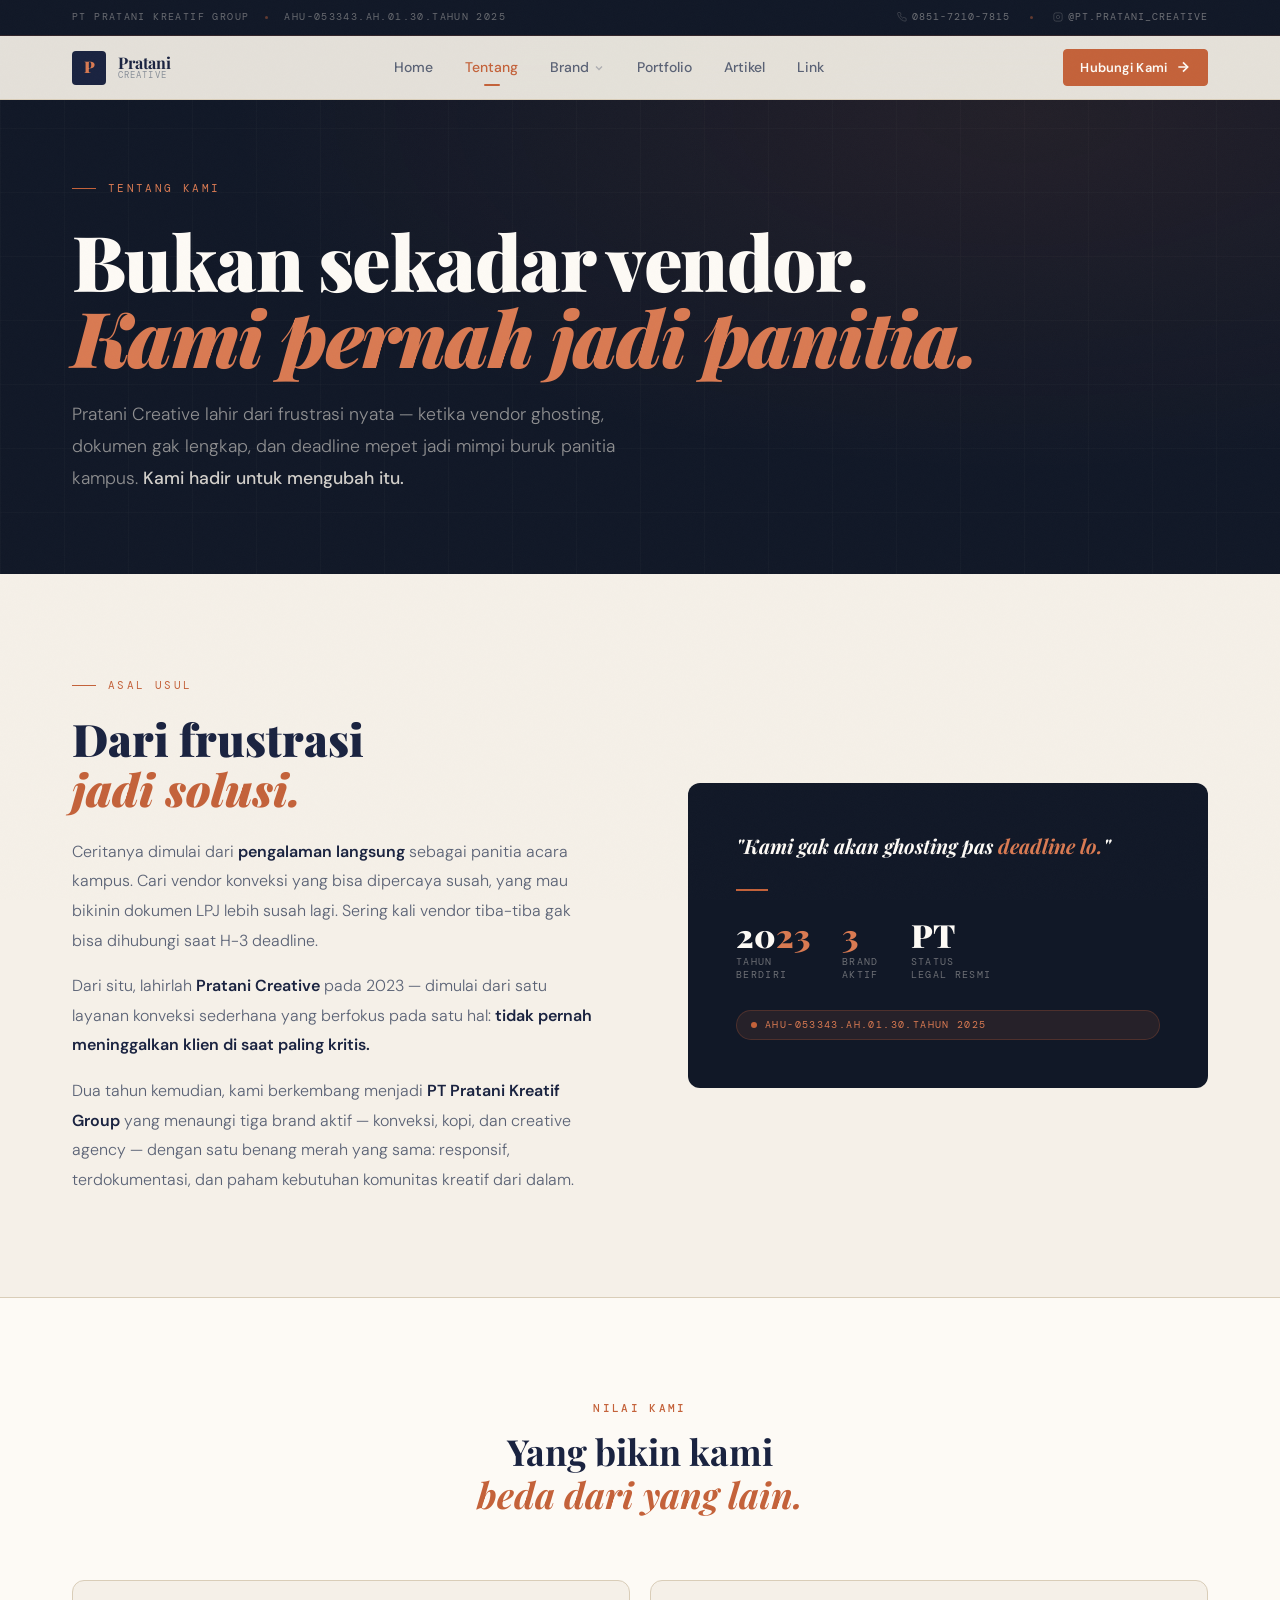
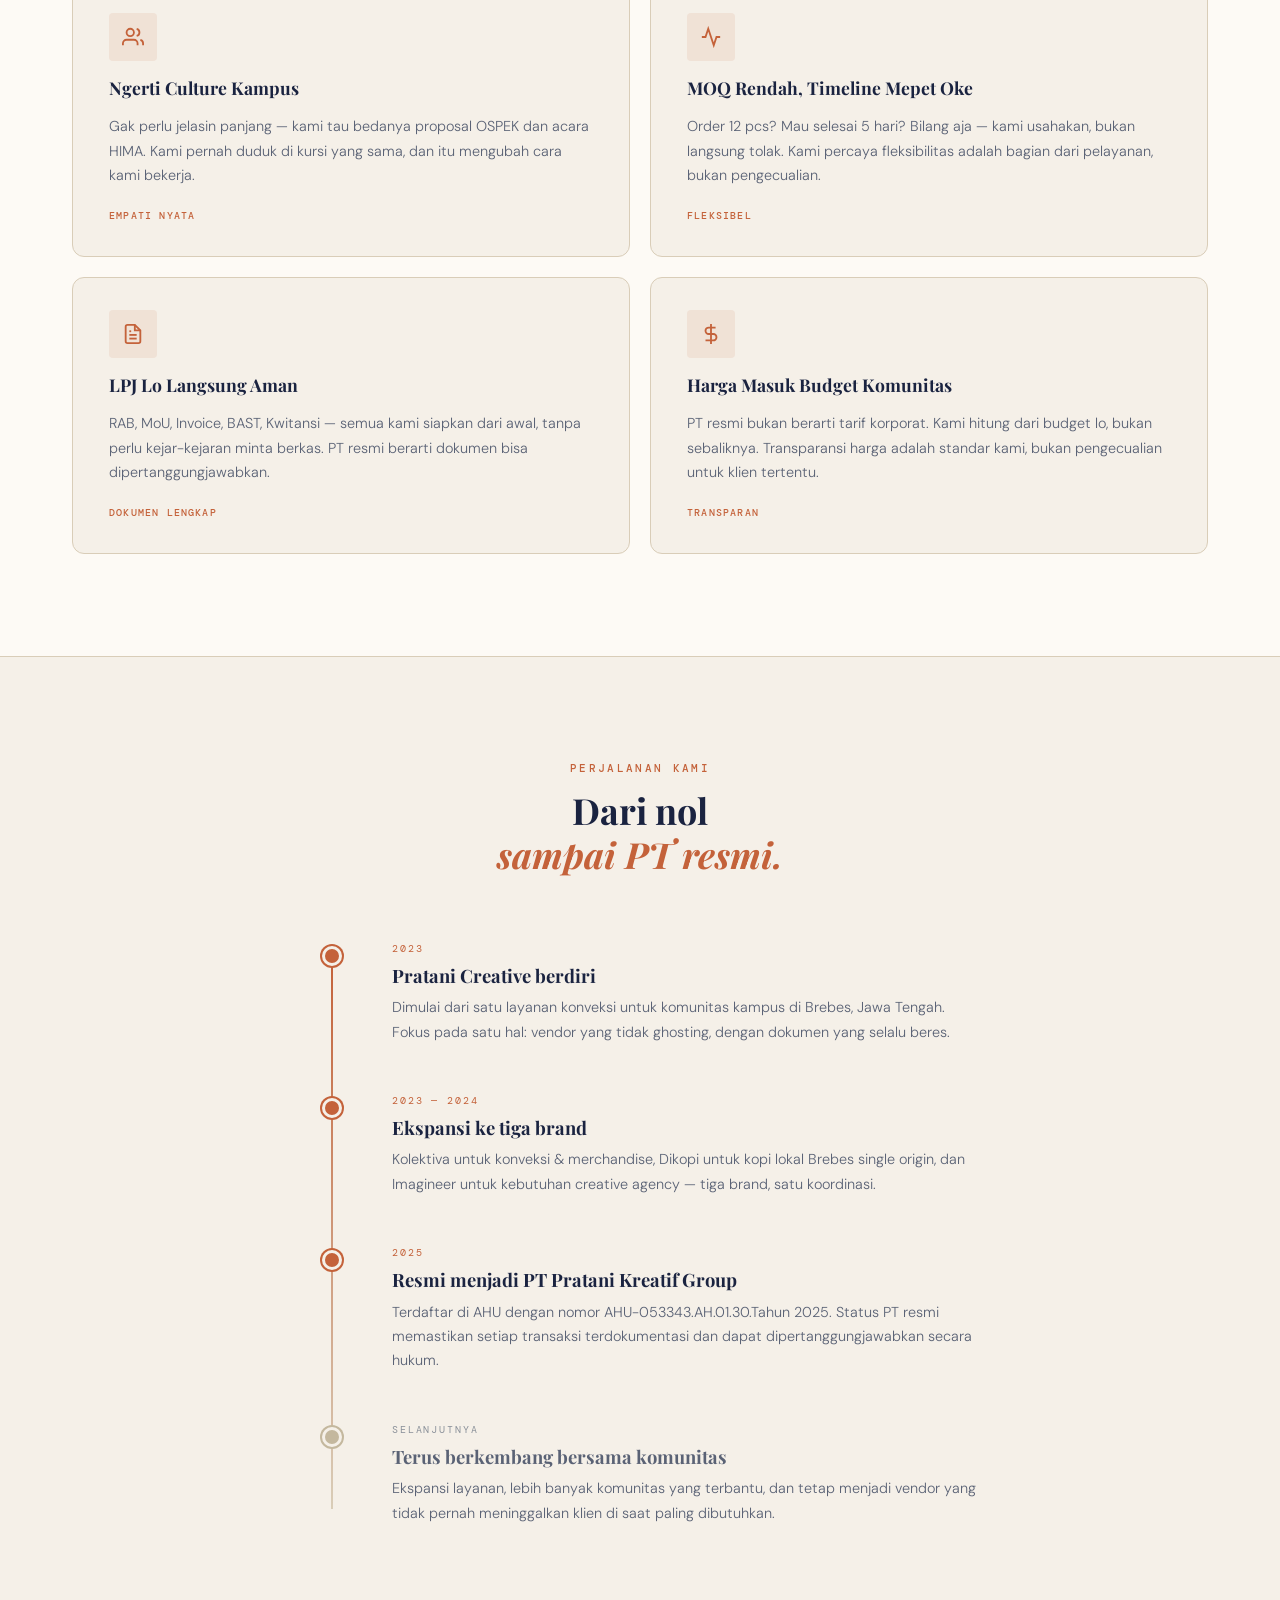
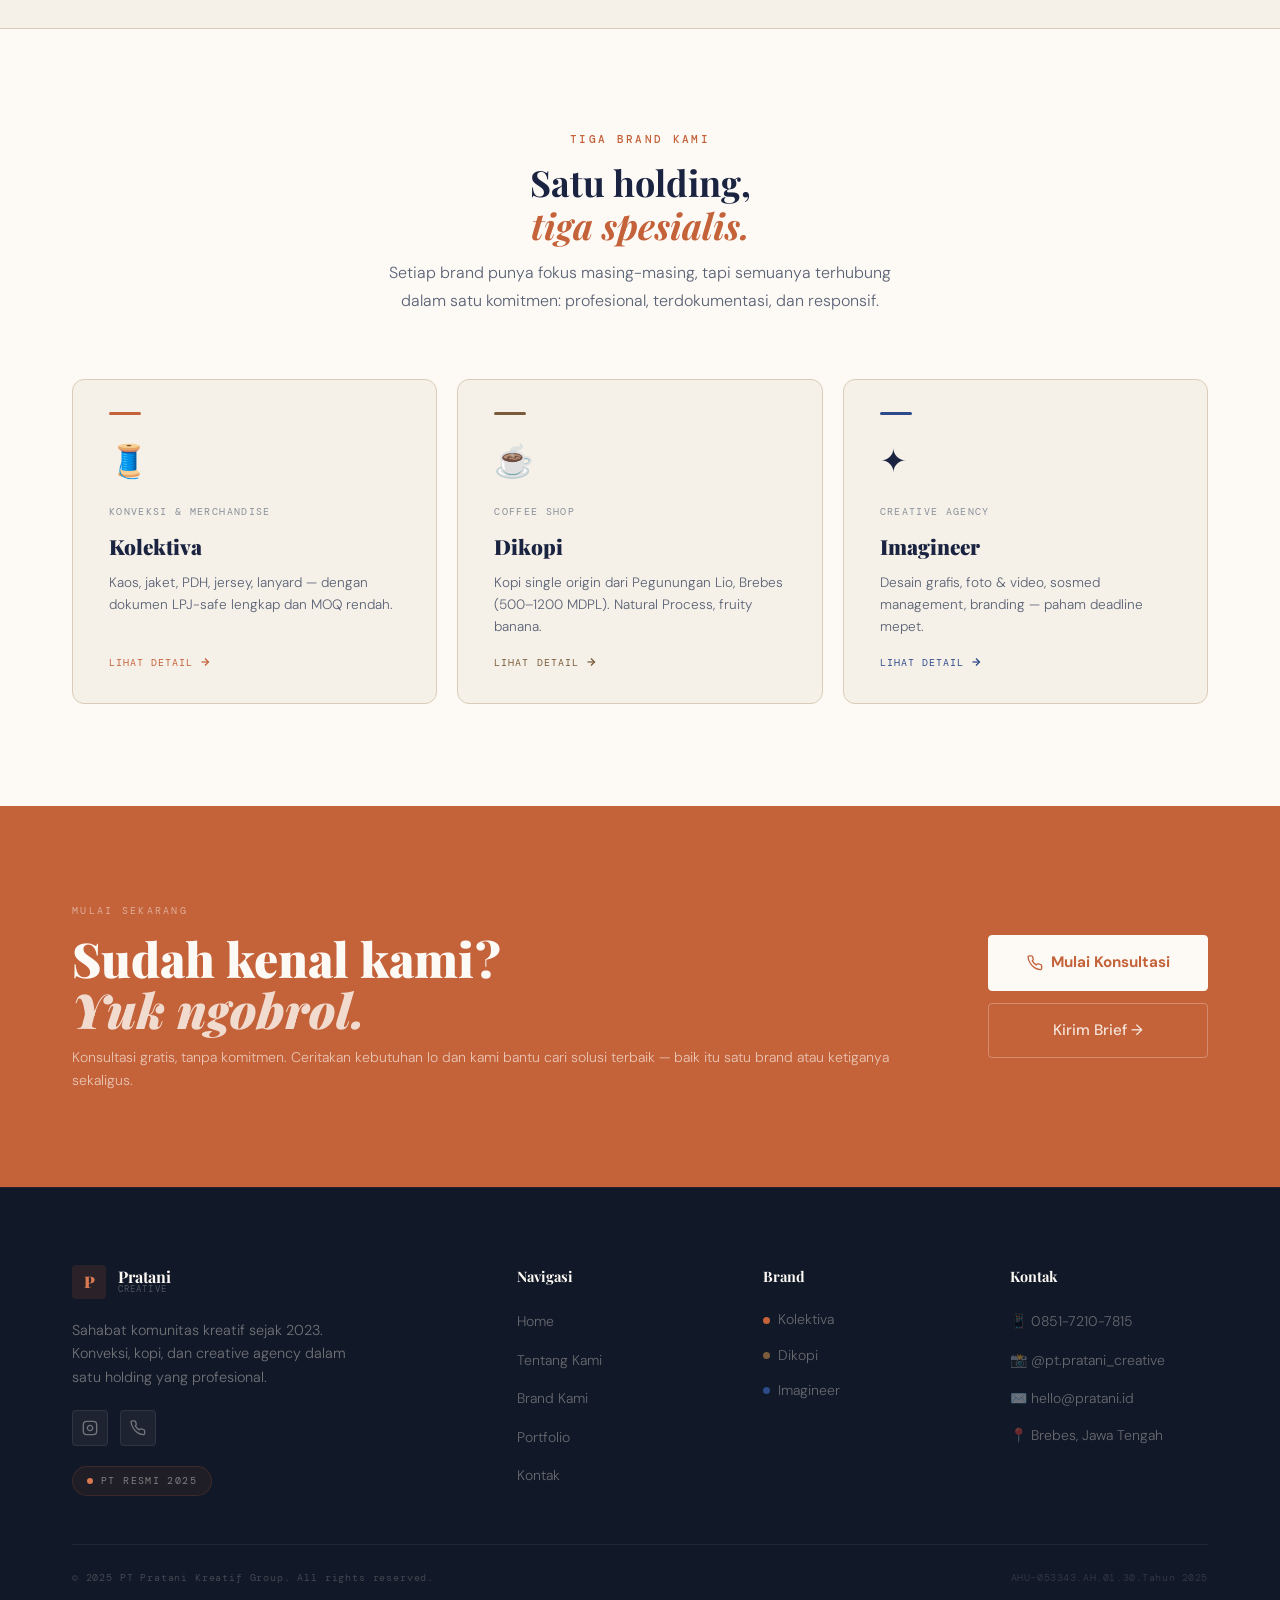
<file: tentang.html>
﻿<!DOCTYPE html>
<html lang="id">
<head>
  <meta charset="UTF-8" />
  <meta name="viewport" content="width=device-width, initial-scale=1.0" />
  <meta name="description" content="Tentang Pratani Creative — Cerita di balik PT Pratani Kreatif Group, vendor komunitas kreatif sejak 2023." />
  <meta property="og:title" content="Tentang Kami — Pratani Creative" />
  <meta property="og:type" content="website" />
  <title>Tentang Kami — Pratani Creative</title>

  <link rel="preconnect" href="https://fonts.googleapis.com" />
  <link rel="preconnect" href="https://fonts.gstatic.com" crossorigin />
  <link href="https://fonts.googleapis.com/css2?family=Playfair+Display:ital,wght@0,700;0,900;1,700;1,900&family=DM+Sans:wght@300;400;500;600&family=DM+Mono:wght@400;500&display=swap" rel="stylesheet" />
  <link rel="stylesheet" href="assets/css/style.css" />
  <link rel="stylesheet" href="assets/css/pages/tentang.css" />

</head>

<body>

  <div class="bg-glow-layer" aria-hidden="true"></div>

  <!-- TOPBAR -->
  <div class="topbar" role="banner">
    <div class="topbar__inner">
      <div class="topbar__left">
        <span class="topbar__tag">PT Pratani Kreatif Group</span>
        <span class="topbar__dot" aria-hidden="true"></span>
        <span class="topbar__tag">AHU-053343.AH.01.30.Tahun 2025</span>
      </div>
      <div class="topbar__right">
        <a href="https://wa.me/6285172107815" class="topbar__link" target="_blank" rel="noopener">
          <svg xmlns="http://www.w3.org/2000/svg" viewBox="0 0 24 24" fill="none" stroke="currentColor" stroke-width="2" aria-hidden="true"><path d="M22 16.92v3a2 2 0 0 1-2.18 2 19.79 19.79 0 0 1-8.63-3.07A19.5 19.5 0 0 1 4.69 12 19.79 19.79 0 0 1 1.58 3.42 2 2 0 0 1 3.55 1.22h3a2 2 0 0 1 2 1.72c.127.96.361 1.903.7 2.81a2 2 0 0 1-.45 2.11L7.91 8.73a16 16 0 0 0 6 6l.88-.88a2 2 0 0 1 2.11-.45c.907.339 1.85.573 2.81.7A2 2 0 0 1 21.73 16z"/></svg>
          0851-7210-7815
        </a>
        <span class="topbar__dot" aria-hidden="true"></span>
        <a href="https://www.instagram.com/pt.pratani_creative" class="topbar__link" target="_blank" rel="noopener">
          <svg xmlns="http://www.w3.org/2000/svg" viewBox="0 0 24 24" fill="none" stroke="currentColor" stroke-width="2" aria-hidden="true"><rect x="2" y="2" width="20" height="20" rx="5" ry="5"/><path d="M16 11.37A4 4 0 1 1 12.63 8 4 4 0 0 1 16 11.37z"/><line x1="17.5" y1="6.5" x2="17.51" y2="6.5"/></svg>
          @pt.pratani_creative
        </a>
      </div>
    </div>
  </div>

  <!-- NAVBAR -->
  <nav class="navbar" aria-label="Navigasi utama">
    <div class="navbar__inner">
      <a href="index.html" class="navbar__logo" aria-label="Pratani Creative — Beranda">
        <div class="navbar__logo-mark" aria-hidden="true">P</div>
        <div class="navbar__logo-text">
          <span class="navbar__logo-name">Pratani</span>
          <span class="navbar__logo-sub">Creative</span>
        </div>
      </a>

      <ul class="navbar__nav" role="list">
        <li><a href="index.html" class="navbar__link">Home</a></li>
        <li><a href="tentang.html" class="navbar__link active">Tentang</a></li>
        <li class="navbar__dropdown">
          <a href="brand/kolektiva.html" class="navbar__link navbar__dropdown-toggle">
            Brand
            <svg xmlns="http://www.w3.org/2000/svg" viewBox="0 0 24 24" fill="none" stroke="currentColor" stroke-width="2.5" aria-hidden="true"><polyline points="6 9 12 15 18 9"/></svg>
          </a>
          <div class="navbar__dropdown-menu" role="menu">
            <a href="brand/kolektiva.html" class="navbar__dropdown-item" role="menuitem">
              <span class="navbar__dropdown-dot" style="background: var(--kolektiva);" aria-hidden="true"></span>
              Kolektiva
            </a>
            <a href="brand/dikopi.html" class="navbar__dropdown-item" role="menuitem">
              <span class="navbar__dropdown-dot" style="background: var(--dikopi);" aria-hidden="true"></span>
              Dikopi
            </a>
            <a href="brand/imagineer.html" class="navbar__dropdown-item" role="menuitem">
              <span class="navbar__dropdown-dot" style="background: var(--imagineer);" aria-hidden="true"></span>
              Imagineer
            </a>
          </div>
        </li>
        <li><a href="portfolio.html" class="navbar__link">Portfolio</a></li>
        <li><a href="artikel.html" class="navbar__link">Artikel</a></li>
        <li><a href="link-penting.html" class="navbar__link">Link</a></li>
      </ul>

      <a href="kontak.html" class="btn btn-primary btn-sm navbar__cta">
        Hubungi Kami
        <svg class="arrow" xmlns="http://www.w3.org/2000/svg" viewBox="0 0 24 24" fill="none" stroke="currentColor" stroke-width="2.5" aria-hidden="true"><line x1="5" y1="12" x2="19" y2="12"/><polyline points="12 5 19 12 12 19"/></svg>
      </a>

      <button class="navbar__hamburger" aria-label="Buka menu" aria-expanded="false" aria-controls="mobile-menu">
        <span></span><span></span><span></span>
      </button>
    </div>
  </nav>

  <!-- Mobile Menu -->
  <nav class="navbar__mobile-menu" id="mobile-menu" aria-label="Menu mobile">
    <a href="index.html" class="navbar__mobile-link">Home</a>
    <a href="tentang.html" class="navbar__mobile-link active">Tentang</a>
    <a href="brand/kolektiva.html" class="navbar__mobile-link">Brand</a>
    <a href="portfolio.html" class="navbar__mobile-link">Portfolio</a>
    <a href="artikel.html" class="navbar__mobile-link">Artikel</a>
    <a href="link-penting.html" class="navbar__mobile-link">Link Penting</a>
    <div style="margin-top: 2rem;">
      <a href="kontak.html" class="btn btn-primary btn-lg" style="width: 100%; justify-content: center;">
        Hubungi Kami →
      </a>
    </div>
  </nav>

  <main id="main-content">

    <!-- HERO -->
    <section class="page-hero" aria-labelledby="tentang-title">
      <div class="page-hero__bg" aria-hidden="true"></div>
      <div class="page-hero__inner">
        <p class="page-hero__eyebrow">Tentang Kami</p>
        <h1 class="page-hero__title" id="tentang-title">
          Bukan sekadar vendor.<br>
          <em>Kami pernah jadi panitia.</em>
        </h1>
        <p class="page-hero__desc">
          Pratani Creative lahir dari frustrasi nyata — ketika vendor ghosting,
          dokumen gak lengkap, dan deadline mepet jadi mimpi buruk panitia kampus.
          <strong>Kami hadir untuk mengubah itu.</strong>
        </p>
      </div>
    </section>

    <!-- ORIGIN STORY -->
    <section class="origin-section section" aria-labelledby="origin-title">
      <div class="container">
        <div class="origin-inner">

          <div>
            <p class="origin-eyebrow">Asal Usul</p>
            <h2 class="origin-title" id="origin-title">
              Dari frustrasi<br>
              <em>jadi solusi.</em>
            </h2>
            <div class="origin-body">
              <p>
                Ceritanya dimulai dari <strong>pengalaman langsung</strong> sebagai panitia acara kampus.
                Cari vendor konveksi yang bisa dipercaya susah, yang mau bikinin dokumen LPJ lebih susah lagi.
                Sering kali vendor tiba-tiba gak bisa dihubungi saat H-3 deadline.
              </p>
              <p>
                Dari situ, lahirlah <strong>Pratani Creative</strong> pada 2023 — dimulai dari satu layanan
                konveksi sederhana yang berfokus pada satu hal: <strong>tidak pernah meninggalkan
                klien di saat paling kritis.</strong>
              </p>
              <p>
                Dua tahun kemudian, kami berkembang menjadi <strong>PT Pratani Kreatif Group</strong>
                yang menaungi tiga brand aktif — konveksi, kopi, dan creative agency —
                dengan satu benang merah yang sama: responsif, terdokumentasi, dan paham
                kebutuhan komunitas kreatif dari dalam.
              </p>
            </div>
          </div>

          <div class="origin-card">
            <p class="origin-card__quote">
              "Kami gak akan ghosting pas
              <span>deadline lo.</span>"
            </p>
            <div class="origin-card__divider"></div>
            <div class="origin-card__stat">
              <div class="origin-card__stat-item">
                <div class="origin-card__stat-num">20<span>23</span></div>
                <div class="origin-card__stat-label">Tahun<br>Berdiri</div>
              </div>
              <div class="origin-card__stat-item">
                <div class="origin-card__stat-num"><span>3</span></div>
                <div class="origin-card__stat-label">Brand<br>Aktif</div>
              </div>
              <div class="origin-card__stat-item">
                <div class="origin-card__stat-num">PT</div>
                <div class="origin-card__stat-label">Status<br>Legal Resmi</div>
              </div>
            </div>
            <div class="badge-legal">
              <span class="badge-legal__dot" aria-hidden="true"></span>
              AHU-053343.AH.01.30.Tahun 2025
            </div>
          </div>

        </div>
      </div>
    </section>

    <!-- VALUES -->
    <section class="values-section section" aria-labelledby="values-title">
      <div class="container">
        <div class="section-header section-header--center">
          <span class="section-eyebrow">Nilai Kami</span>
          <h2 class="text-h2" id="values-title">Yang bikin kami<br><em style="color: var(--accent);">beda dari yang lain.</em></h2>
        </div>

        <div class="values-grid">

          <div class="val-card">
            <div class="val-card__icon">
              <svg xmlns="http://www.w3.org/2000/svg" viewBox="0 0 24 24" fill="none" stroke="currentColor" stroke-width="2" aria-hidden="true"><path d="M17 21v-2a4 4 0 0 0-4-4H5a4 4 0 0 0-4 4v2"/><circle cx="9" cy="7" r="4"/><path d="M23 21v-2a4 4 0 0 0-3-3.87"/><path d="M16 3.13a4 4 0 0 1 0 7.75"/></svg>
            </div>
            <div class="val-card__title">Ngerti Culture Kampus</div>
            <div class="val-card__desc">
              Gak perlu jelasin panjang — kami tau bedanya proposal OSPEK dan acara HIMA.
              Kami pernah duduk di kursi yang sama, dan itu mengubah cara kami bekerja.
            </div>
            <span class="val-card__tag">Empati Nyata</span>
          </div>

          <div class="val-card">
            <div class="val-card__icon">
              <svg xmlns="http://www.w3.org/2000/svg" viewBox="0 0 24 24" fill="none" stroke="currentColor" stroke-width="2" aria-hidden="true"><polyline points="22 12 18 12 15 21 9 3 6 12 2 12"/></svg>
            </div>
            <div class="val-card__title">MOQ Rendah, Timeline Mepet Oke</div>
            <div class="val-card__desc">
              Order 12 pcs? Mau selesai 5 hari? Bilang aja — kami usahakan, bukan langsung tolak.
              Kami percaya fleksibilitas adalah bagian dari pelayanan, bukan pengecualian.
            </div>
            <span class="val-card__tag">Fleksibel</span>
          </div>

          <div class="val-card">
            <div class="val-card__icon">
              <svg xmlns="http://www.w3.org/2000/svg" viewBox="0 0 24 24" fill="none" stroke="currentColor" stroke-width="2" aria-hidden="true"><path d="M14 2H6a2 2 0 0 0-2 2v16a2 2 0 0 0 2 2h12a2 2 0 0 0 2-2V8z"/><polyline points="14 2 14 8 20 8"/><line x1="16" y1="13" x2="8" y2="13"/><line x1="16" y1="17" x2="8" y2="17"/><polyline points="10 9 9 9 8 9"/></svg>
            </div>
            <div class="val-card__title">LPJ Lo Langsung Aman</div>
            <div class="val-card__desc">
              RAB, MoU, Invoice, BAST, Kwitansi — semua kami siapkan dari awal, tanpa perlu
              kejar-kejaran minta berkas. PT resmi berarti dokumen bisa dipertanggungjawabkan.
            </div>
            <span class="val-card__tag">Dokumen Lengkap</span>
          </div>

          <div class="val-card">
            <div class="val-card__icon">
              <svg xmlns="http://www.w3.org/2000/svg" viewBox="0 0 24 24" fill="none" stroke="currentColor" stroke-width="2" aria-hidden="true"><line x1="12" y1="1" x2="12" y2="23"/><path d="M17 5H9.5a3.5 3.5 0 0 0 0 7h5a3.5 3.5 0 0 1 0 7H6"/></svg>
            </div>
            <div class="val-card__title">Harga Masuk Budget Komunitas</div>
            <div class="val-card__desc">
              PT resmi bukan berarti tarif korporat. Kami hitung dari budget lo, bukan sebaliknya.
              Transparansi harga adalah standar kami, bukan pengecualian untuk klien tertentu.
            </div>
            <span class="val-card__tag">Transparan</span>
          </div>

        </div>
      </div>
    </section>

    <!-- TIMELINE -->
    <section class="timeline-section section" aria-labelledby="timeline-title">
      <div class="container">
        <div class="section-header section-header--center">
          <span class="section-eyebrow">Perjalanan Kami</span>
          <h2 class="text-h2" id="timeline-title">Dari nol<br><em style="color: var(--accent);">sampai PT resmi.</em></h2>
        </div>

        <div class="timeline">

          <div class="timeline-item">
            <div class="timeline-dot">
              <div class="timeline-dot__inner"></div>
            </div>
            <div class="timeline-content">
              <div class="timeline-year">2023</div>
              <div class="timeline-event">Pratani Creative berdiri</div>
              <div class="timeline-desc">
                Dimulai dari satu layanan konveksi untuk komunitas kampus di Brebes, Jawa Tengah.
                Fokus pada satu hal: vendor yang tidak ghosting, dengan dokumen yang selalu beres.
              </div>
            </div>
          </div>

          <div class="timeline-item">
            <div class="timeline-dot">
              <div class="timeline-dot__inner"></div>
            </div>
            <div class="timeline-content">
              <div class="timeline-year">2023 — 2024</div>
              <div class="timeline-event">Ekspansi ke tiga brand</div>
              <div class="timeline-desc">
                Kolektiva untuk konveksi &amp; merchandise, Dikopi untuk kopi lokal Brebes single origin,
                dan Imagineer untuk kebutuhan creative agency — tiga brand, satu koordinasi.
              </div>
            </div>
          </div>

          <div class="timeline-item">
            <div class="timeline-dot">
              <div class="timeline-dot__inner"></div>
            </div>
            <div class="timeline-content">
              <div class="timeline-year">2025</div>
              <div class="timeline-event">Resmi menjadi PT Pratani Kreatif Group</div>
              <div class="timeline-desc">
                Terdaftar di AHU dengan nomor AHU-053343.AH.01.30.Tahun 2025.
                Status PT resmi memastikan setiap transaksi terdokumentasi dan dapat
                dipertanggungjawabkan secara hukum.
              </div>
            </div>
          </div>

          <div class="timeline-item">
            <div class="timeline-dot">
              <div class="timeline-dot__inner timeline-dot__inner--dim"></div>
            </div>
            <div class="timeline-content">
              <div class="timeline-year" style="color: var(--text-subtle);">Selanjutnya</div>
              <div class="timeline-event" style="color: var(--text-muted);">Terus berkembang bersama komunitas</div>
              <div class="timeline-desc">
                Ekspansi layanan, lebih banyak komunitas yang terbantu, dan tetap menjadi
                vendor yang tidak pernah meninggalkan klien di saat paling dibutuhkan.
              </div>
            </div>
          </div>

        </div>
      </div>
    </section>

    <!-- BRAND STRUCTURE -->
    <section class="brands-section section" aria-labelledby="brands-title">
      <div class="container">
        <div class="section-header section-header--center">
          <span class="section-eyebrow">Tiga Brand Kami</span>
          <h2 class="text-h2" id="brands-title">Satu holding,<br><em style="color: var(--accent);">tiga spesialis.</em></h2>
          <p class="section-header__desc">
            Setiap brand punya fokus masing-masing, tapi semuanya terhubung dalam satu
            komitmen: profesional, terdokumentasi, dan responsif.
          </p>
        </div>

        <div class="brands-row">

          <a href="brand/kolektiva.html" class="brand-pill brand-pill--kolektiva">
            <div class="brand-pill__bar" style="background: var(--kolektiva);"></div>
            <div class="brand-pill__emoji">🧵</div>
            <div class="brand-pill__label">Konveksi &amp; Merchandise</div>
            <div class="brand-pill__name">Kolektiva</div>
            <div class="brand-pill__desc">
              Kaos, jaket, PDH, jersey, lanyard — dengan dokumen LPJ-safe lengkap dan MOQ rendah.
            </div>
            <div class="brand-pill__cta" style="color: var(--kolektiva);">
              Lihat Detail
              <svg xmlns="http://www.w3.org/2000/svg" viewBox="0 0 24 24" fill="none" stroke="currentColor" stroke-width="2.5" width="12" height="12" aria-hidden="true"><line x1="5" y1="12" x2="19" y2="12"/><polyline points="12 5 19 12 12 19"/></svg>
            </div>
          </a>

          <a href="brand/dikopi.html" class="brand-pill brand-pill--dikopi">
            <div class="brand-pill__bar" style="background: var(--dikopi);"></div>
            <div class="brand-pill__emoji">☕</div>
            <div class="brand-pill__label">Coffee Shop</div>
            <div class="brand-pill__name">Dikopi</div>
            <div class="brand-pill__desc">
              Kopi single origin dari Pegunungan Lio, Brebes (500–1200 MDPL). Natural Process, fruity banana.
            </div>
            <div class="brand-pill__cta" style="color: var(--dikopi);">
              Lihat Detail
              <svg xmlns="http://www.w3.org/2000/svg" viewBox="0 0 24 24" fill="none" stroke="currentColor" stroke-width="2.5" width="12" height="12" aria-hidden="true"><line x1="5" y1="12" x2="19" y2="12"/><polyline points="12 5 19 12 12 19"/></svg>
            </div>
          </a>

          <a href="brand/imagineer.html" class="brand-pill brand-pill--imagineer">
            <div class="brand-pill__bar" style="background: var(--imagineer);"></div>
            <div class="brand-pill__emoji">✦</div>
            <div class="brand-pill__label">Creative Agency</div>
            <div class="brand-pill__name">Imagineer</div>
            <div class="brand-pill__desc">
              Desain grafis, foto &amp; video, sosmed management, branding — paham deadline mepet.
            </div>
            <div class="brand-pill__cta" style="color: var(--imagineer);">
              Lihat Detail
              <svg xmlns="http://www.w3.org/2000/svg" viewBox="0 0 24 24" fill="none" stroke="currentColor" stroke-width="2.5" width="12" height="12" aria-hidden="true"><line x1="5" y1="12" x2="19" y2="12"/><polyline points="12 5 19 12 12 19"/></svg>
            </div>
          </a>

        </div>
      </div>
    </section>

    <!-- CTA -->
    <section class="cta-section" aria-labelledby="cta-title">
      <div class="container">
        <div class="cta-inner" data-reveal>
          <div>
            <p class="cta-eyebrow">Mulai Sekarang</p>
            <h2 class="cta-title" id="cta-title">
              Sudah kenal kami?<br>
              <em>Yuk ngobrol.</em>
            </h2>
            <p class="cta-note">
              Konsultasi gratis, tanpa komitmen. Ceritakan kebutuhan lo dan kami bantu
              cari solusi terbaik — baik itu satu brand atau ketiganya sekaligus.
            </p>
          </div>
          <div class="cta-actions">
            <a href="https://wa.me/6285172107815" class="btn-cta-white" target="_blank" rel="noopener">
              <svg xmlns="http://www.w3.org/2000/svg" viewBox="0 0 24 24" fill="none" stroke="currentColor" stroke-width="2" width="16" height="16" aria-hidden="true"><path d="M22 16.92v3a2 2 0 0 1-2.18 2 19.79 19.79 0 0 1-8.63-3.07A19.5 19.5 0 0 1 4.69 12 19.79 19.79 0 0 1 1.58 3.42 2 2 0 0 1 3.55 1.22h3a2 2 0 0 1 2 1.72c.127.96.361 1.903.7 2.81a2 2 0 0 1-.45 2.11L7.91 8.73a16 16 0 0 0 6 6l.88-.88a2 2 0 0 1 2.11-.45c.907.339 1.85.573 2.81.7A2 2 0 0 1 21.73 16z"/></svg>
              Mulai Konsultasi
            </a>
            <a href="kontak.html" class="btn-cta-outline">
              Kirim Brief →
            </a>
          </div>
        </div>
      </div>
    </section>

  </main>

  <!-- FOOTER -->
  <footer class="footer" role="contentinfo">
    <div class="container">
      <div class="footer__grid">

        <div class="footer__brand">
          <a href="index.html" class="footer__logo navbar__logo" aria-label="Pratani Creative">
            <div class="navbar__logo-mark" aria-hidden="true">P</div>
            <div class="navbar__logo-text">
              <span class="navbar__logo-name">Pratani</span>
              <span class="navbar__logo-sub">Creative</span>
            </div>
          </a>
          <p class="footer__tagline">
            Sahabat komunitas kreatif sejak 2023. Konveksi, kopi, dan creative agency
            dalam satu holding yang profesional.
          </p>
          <div class="footer__socials">
            <a href="https://www.instagram.com/pt.pratani_creative" class="footer__social-link" target="_blank" rel="noopener" aria-label="Instagram Pratani Creative">
              <svg xmlns="http://www.w3.org/2000/svg" viewBox="0 0 24 24" fill="none" stroke="currentColor" stroke-width="2" aria-hidden="true"><rect x="2" y="2" width="20" height="20" rx="5" ry="5"/><path d="M16 11.37A4 4 0 1 1 12.63 8 4 4 0 0 1 16 11.37z"/><line x1="17.5" y1="6.5" x2="17.51" y2="6.5"/></svg>
            </a>
            <a href="https://wa.me/6285172107815" class="footer__social-link" target="_blank" rel="noopener" aria-label="WhatsApp Pratani Creative">
              <svg xmlns="http://www.w3.org/2000/svg" viewBox="0 0 24 24" fill="none" stroke="currentColor" stroke-width="2" aria-hidden="true"><path d="M22 16.92v3a2 2 0 0 1-2.18 2 19.79 19.79 0 0 1-8.63-3.07A19.5 19.5 0 0 1 4.69 12 19.79 19.79 0 0 1 1.58 3.42 2 2 0 0 1 3.55 1.22h3a2 2 0 0 1 2 1.72c.127.96.361 1.903.7 2.81a2 2 0 0 1-.45 2.11L7.91 8.73a16 16 0 0 0 6 6l.88-.88a2 2 0 0 1 2.11-.45c.907.339 1.85.573 2.81.7A2 2 0 0 1 21.73 16z"/></svg>
            </a>
          </div>
          <div class="badge-legal" style="width: fit-content;">
            <span class="badge-legal__dot" aria-hidden="true"></span>
            PT Resmi 2025
          </div>
        </div>

        <div>
          <h3 class="footer__col-title">Navigasi</h3>
          <ul class="footer__links" role="list">
            <li><a href="index.html" class="footer__link">Home</a></li>
            <li><a href="tentang.html" class="footer__link">Tentang Kami</a></li>
            <li><a href="brand/kolektiva.html" class="footer__link">Brand Kami</a></li>
            <li><a href="portfolio.html" class="footer__link">Portfolio</a></li>
            <li><a href="kontak.html" class="footer__link">Kontak</a></li>
          </ul>
        </div>

        <div>
          <h3 class="footer__col-title">Brand</h3>
          <ul class="footer__links" role="list">
            <li>
              <a href="brand/kolektiva.html" class="footer__link" style="display:flex; align-items:center; gap:8px;">
                <span style="width:7px; height:7px; border-radius:50%; background:var(--kolektiva); flex-shrink:0;" aria-hidden="true"></span>
                Kolektiva
              </a>
            </li>
            <li>
              <a href="brand/dikopi.html" class="footer__link" style="display:flex; align-items:center; gap:8px;">
                <span style="width:7px; height:7px; border-radius:50%; background:var(--dikopi); flex-shrink:0;" aria-hidden="true"></span>
                Dikopi
              </a>
            </li>
            <li>
              <a href="brand/imagineer.html" class="footer__link" style="display:flex; align-items:center; gap:8px;">
                <span style="width:7px; height:7px; border-radius:50%; background:var(--imagineer); flex-shrink:0;" aria-hidden="true"></span>
                Imagineer
              </a>
            </li>
          </ul>
        </div>

        <div>
          <h3 class="footer__col-title">Kontak</h3>
          <ul class="footer__links" role="list">
            <li><a href="https://wa.me/6285172107815" class="footer__link" target="_blank" rel="noopener">📱 0851-7210-7815</a></li>
            <li><a href="https://www.instagram.com/pt.pratani_creative" class="footer__link" target="_blank" rel="noopener">📸 @pt.pratani_creative</a></li>
            <li><a href="mailto:hello@pratani.id" class="footer__link">✉️ hello@pratani.id</a></li>
            <li class="footer__link" style="cursor:default;">📍 Brebes, Jawa Tengah</li>
          </ul>
        </div>

      </div>

      <div class="footer__bottom">
        <span class="footer__copyright">© 2025 PT Pratani Kreatif Group. All rights reserved.</span>
        <span class="footer__legal-info">AHU-053343.AH.01.30.Tahun 2025</span>
      </div>
    </div>
  </footer>

  <script src="assets/js/main.js" defer></script>

</body>
</html>
</file>
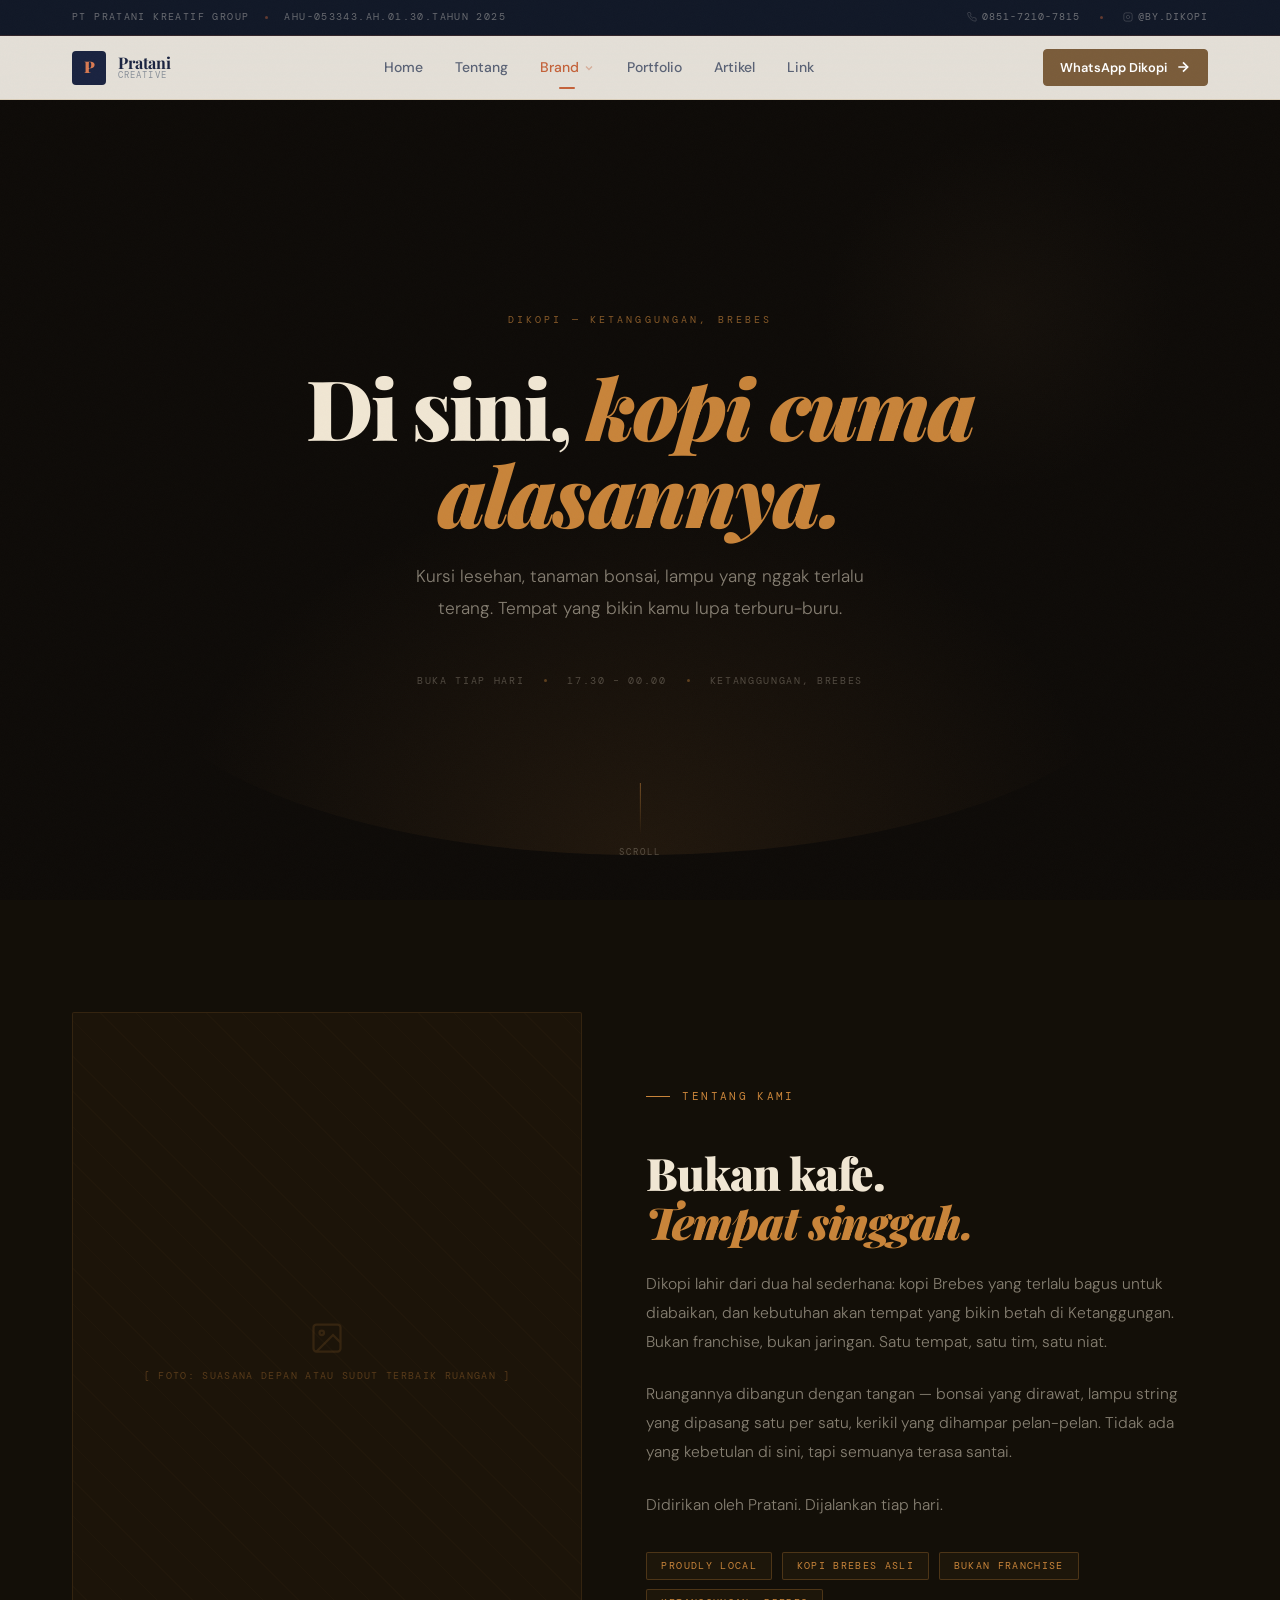
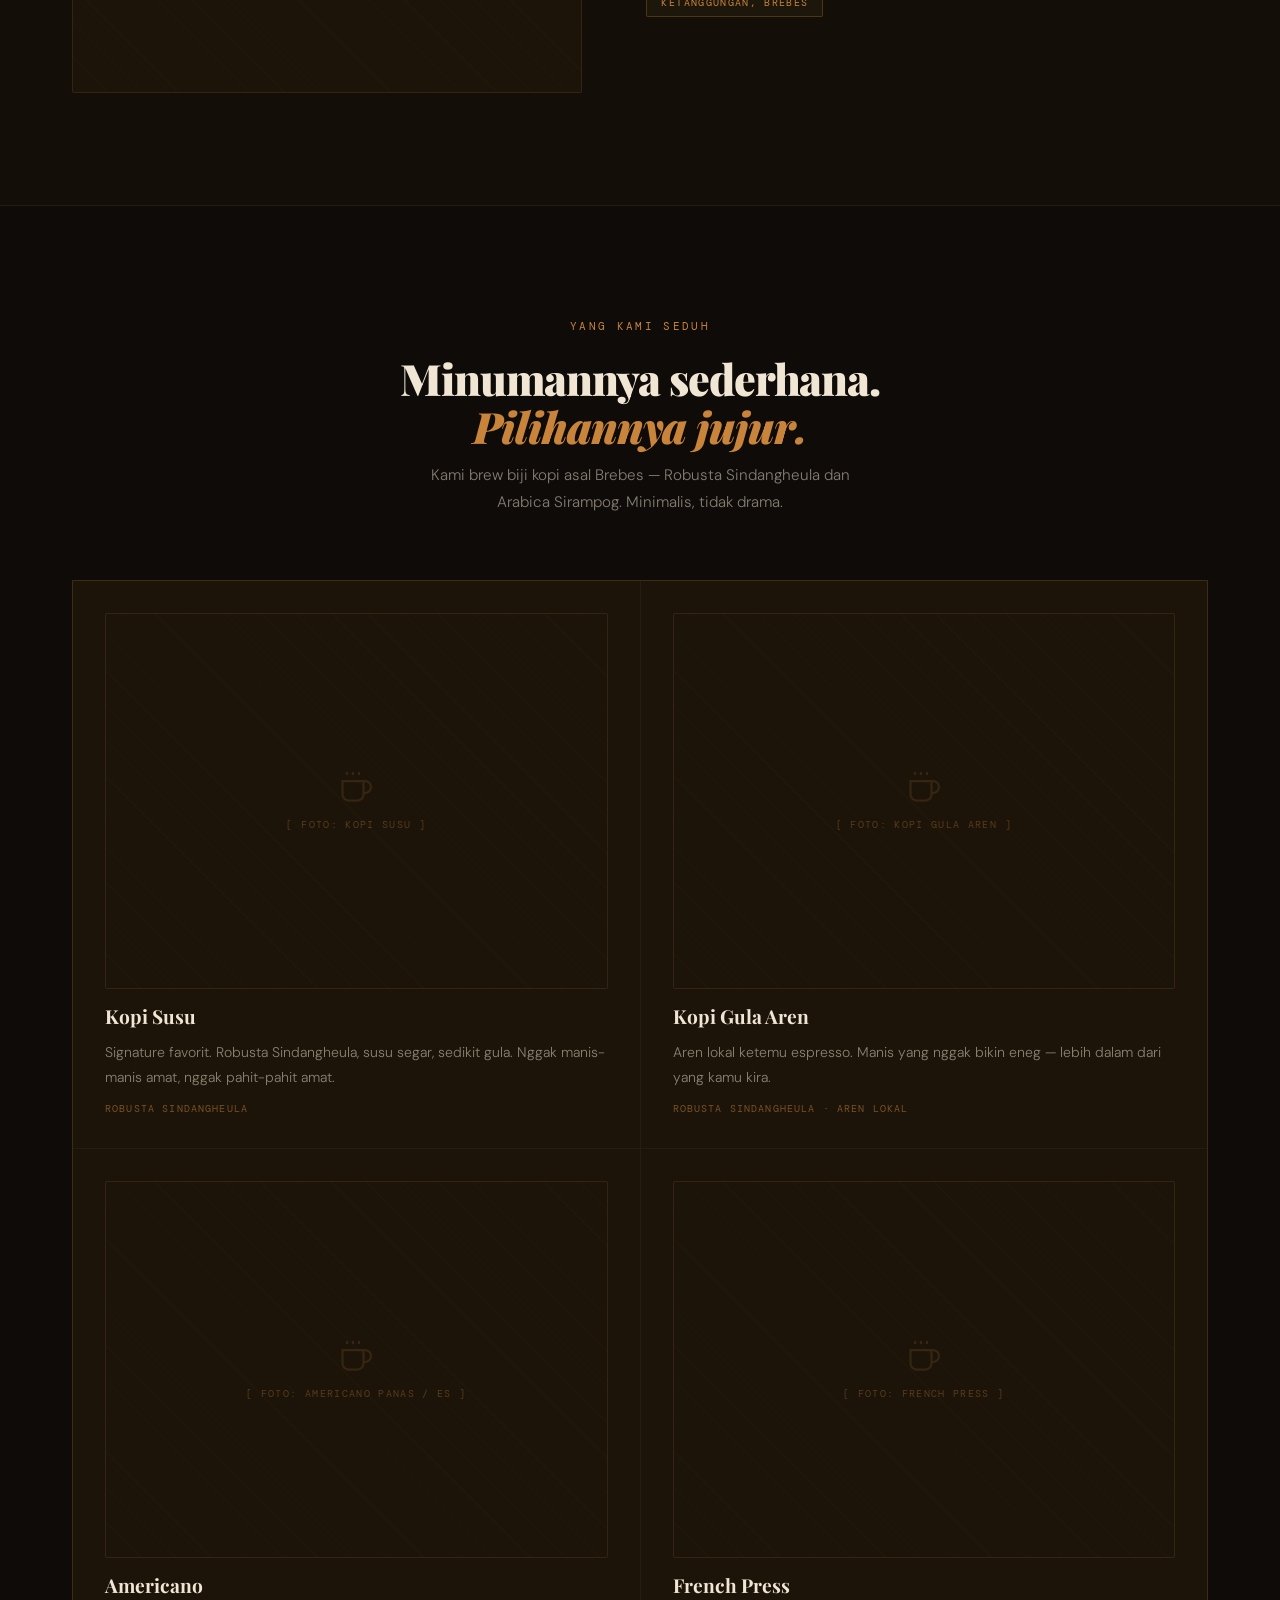
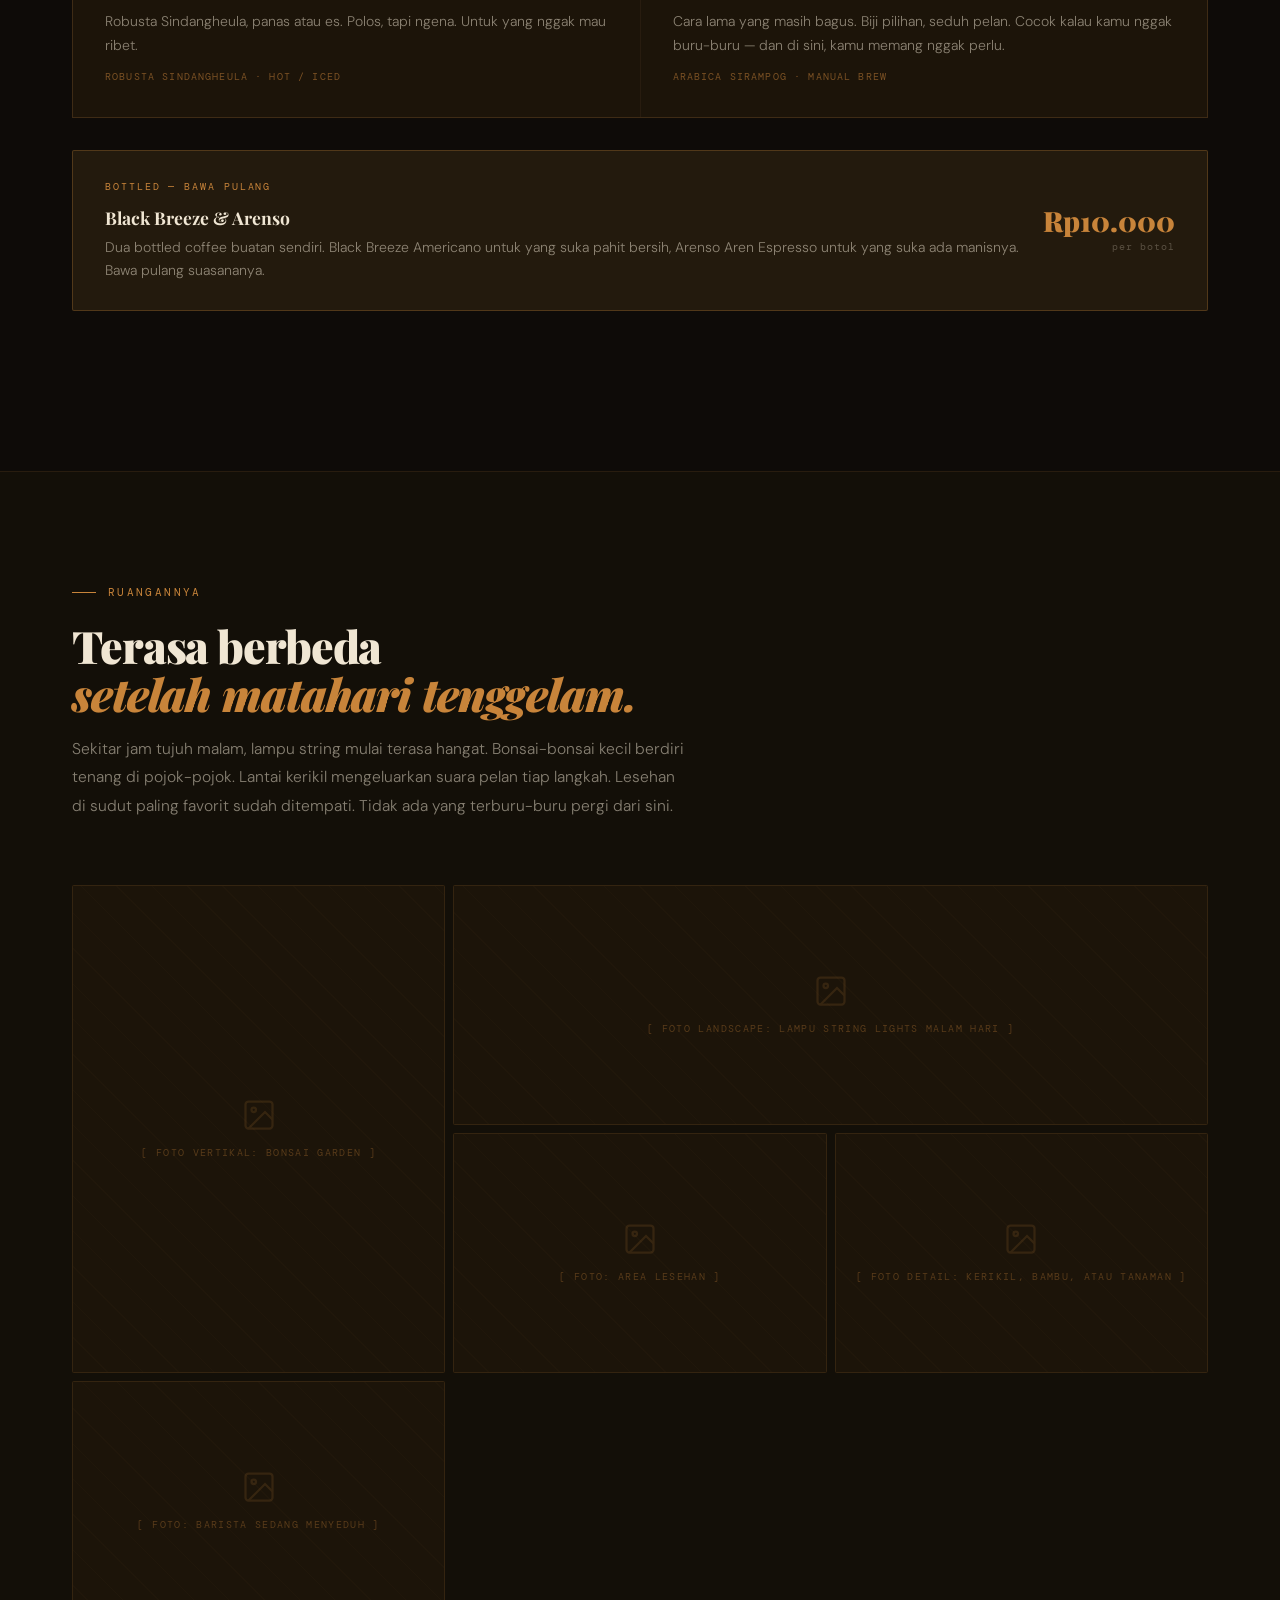
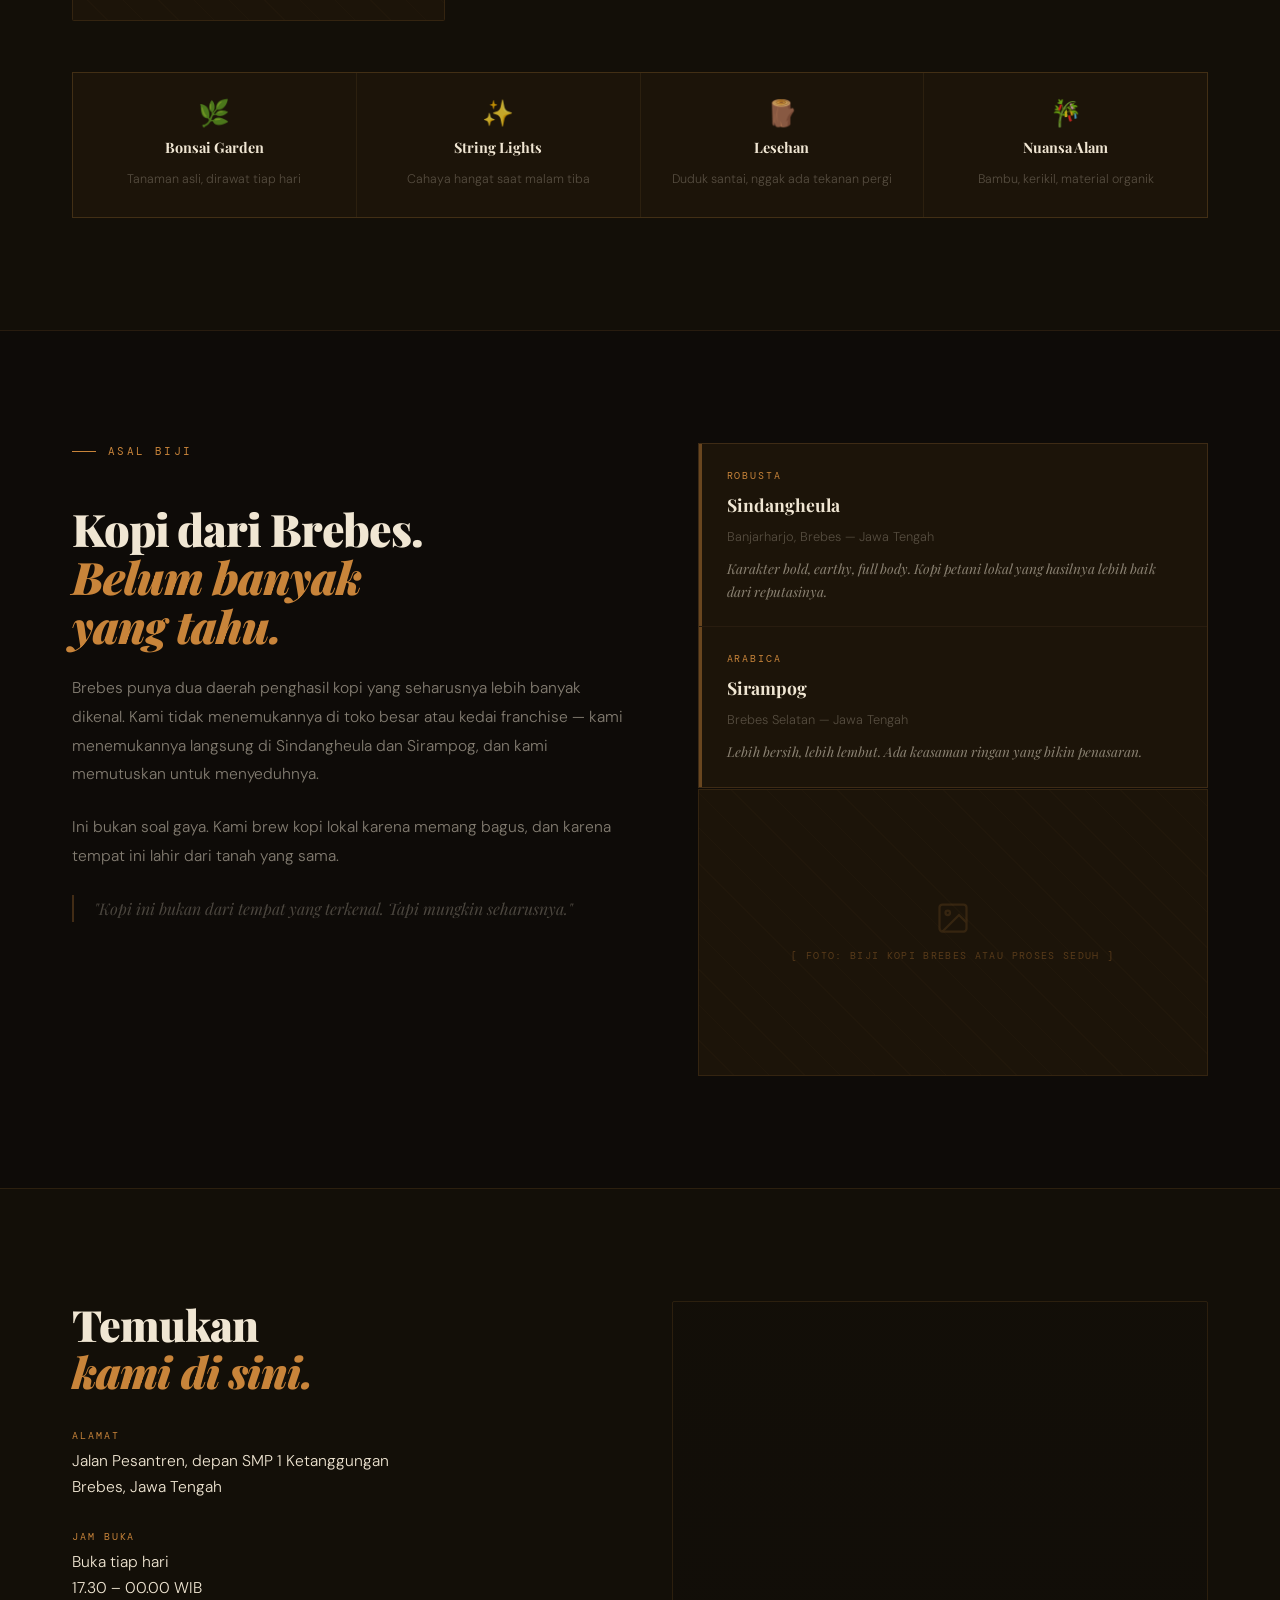
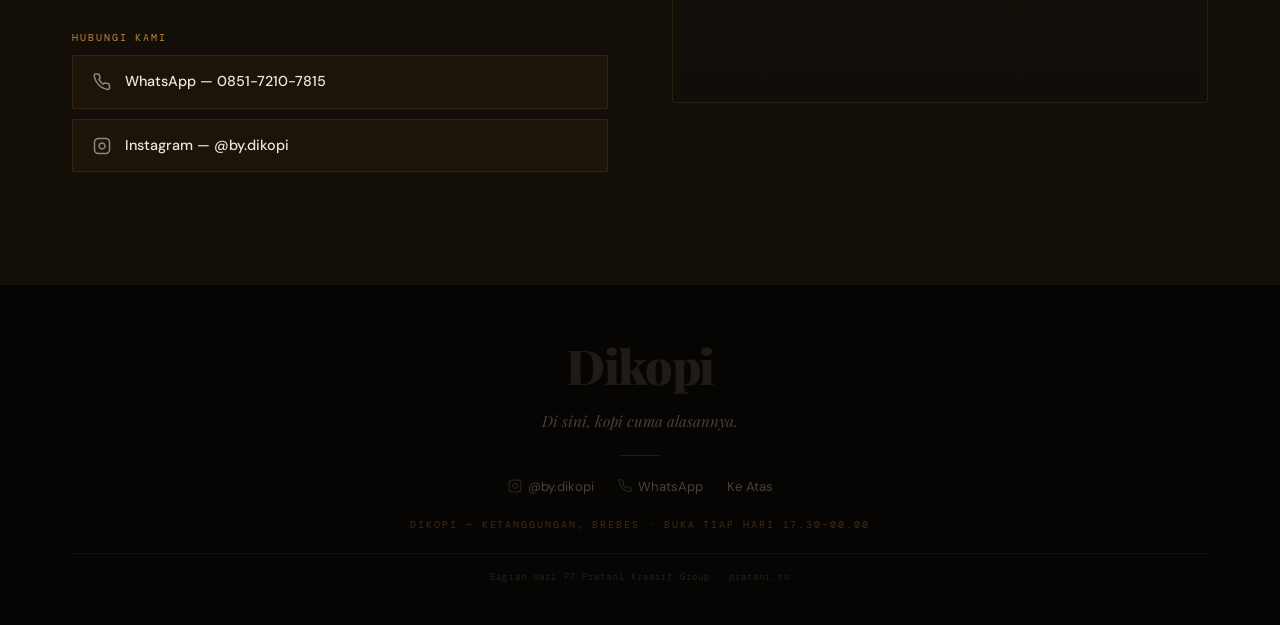
<file: brand/dikopi.html>
<!DOCTYPE html>
<html lang="id">
<head>
  <meta charset="UTF-8" />
  <meta name="viewport" content="width=device-width, initial-scale=1.0" />
  <meta name="description" content="Dikopi — Warung kopi garden di Ketanggungan, Brebes. Bonsai, lesehan, string lights, kopi Brebes asli. Bukan kafe, tempat betah." />
  <meta property="og:title" content="Dikopi — Di sini, kopi cuma alasannya." />
  <meta property="og:description" content="Nongkrong spot di Ketanggungan, Brebes. Brew kopi Robusta Sindangheula & Arabica Sirampog. Buka tiap hari 17.30–00.00." />
  <meta property="og:type" content="website" />
  <title>Dikopi — Ketanggungan, Brebes</title>

  <link rel="preconnect" href="https://fonts.googleapis.com" />
  <link rel="preconnect" href="https://fonts.gstatic.com" crossorigin />
  <link href="https://fonts.googleapis.com/css2?family=Playfair+Display:ital,wght@0,700;0,900;1,700;1,900&family=DM+Sans:wght@300;400;500;600&family=DM+Mono:wght@400;500&display=swap" rel="stylesheet" />

  <link rel="stylesheet" href="../assets/css/style.css" />
  <link rel="stylesheet" href="../assets/css/pages/dikopi.css" />
</head>

<body class="dikopi">

  <div class="bg-glow-layer" aria-hidden="true"></div>

  <!-- TOPBAR -->
  <div class="topbar" role="banner">
    <div class="topbar__inner">
      <div class="topbar__left">
        <span class="topbar__tag">PT Pratani Kreatif Group</span>
        <span class="topbar__dot" aria-hidden="true"></span>
        <span class="topbar__tag">AHU-053343.AH.01.30.Tahun 2025</span>
      </div>
      <div class="topbar__right">
        <a href="https://wa.me/6285172107815" class="topbar__link" target="_blank" rel="noopener">
          <svg xmlns="http://www.w3.org/2000/svg" viewBox="0 0 24 24" fill="none" stroke="currentColor" stroke-width="2" aria-hidden="true"><path d="M22 16.92v3a2 2 0 0 1-2.18 2 19.79 19.79 0 0 1-8.63-3.07A19.5 19.5 0 0 1 4.69 12 19.79 19.79 0 0 1 1.58 3.42 2 2 0 0 1 3.55 1.22h3a2 2 0 0 1 2 1.72c.127.96.361 1.903.7 2.81a2 2 0 0 1-.45 2.11L7.91 8.73a16 16 0 0 0 6 6l.88-.88a2 2 0 0 1 2.11-.45c.907.339 1.85.573 2.81.7A2 2 0 0 1 21.73 16z"/></svg>
          0851-7210-7815
        </a>
        <span class="topbar__dot" aria-hidden="true"></span>
        <a href="https://www.instagram.com/by.dikopi" class="topbar__link" target="_blank" rel="noopener">
          <svg xmlns="http://www.w3.org/2000/svg" viewBox="0 0 24 24" fill="none" stroke="currentColor" stroke-width="2" aria-hidden="true"><rect x="2" y="2" width="20" height="20" rx="5" ry="5"/><path d="M16 11.37A4 4 0 1 1 12.63 8 4 4 0 0 1 16 11.37z"/><line x1="17.5" y1="6.5" x2="17.51" y2="6.5"/></svg>
          @by.dikopi
        </a>
      </div>
    </div>
  </div>

  <!-- NAVBAR -->
  <nav class="navbar" aria-label="Navigasi utama">
    <div class="navbar__inner">
      <a href="../index.html" class="navbar__logo" aria-label="Pratani Creative — Beranda">
        <div class="navbar__logo-mark" aria-hidden="true">P</div>
        <div class="navbar__logo-text">
          <span class="navbar__logo-name">Pratani</span>
          <span class="navbar__logo-sub">Creative</span>
        </div>
      </a>

      <ul class="navbar__nav" role="list">
        <li><a href="../index.html" class="navbar__link">Home</a></li>
        <li><a href="../tentang.html" class="navbar__link">Tentang</a></li>
        <li class="navbar__dropdown">
          <a href="dikopi.html" class="navbar__link navbar__dropdown-toggle active">
            Brand
            <svg xmlns="http://www.w3.org/2000/svg" viewBox="0 0 24 24" fill="none" stroke="currentColor" stroke-width="2.5" aria-hidden="true"><polyline points="6 9 12 15 18 9"/></svg>
          </a>
          <div class="navbar__dropdown-menu" role="menu">
            <a href="kolektiva.html" class="navbar__dropdown-item" role="menuitem">
              <span class="navbar__dropdown-dot" style="background: var(--kolektiva);" aria-hidden="true"></span>
              Kolektiva
            </a>
            <a href="dikopi.html" class="navbar__dropdown-item active" role="menuitem">
              <span class="navbar__dropdown-dot" style="background: var(--dikopi);" aria-hidden="true"></span>
              Dikopi
            </a>
            <a href="imagineer.html" class="navbar__dropdown-item" role="menuitem">
              <span class="navbar__dropdown-dot" style="background: var(--imagineer);" aria-hidden="true"></span>
              Imagineer
            </a>
          </div>
        </li>
        <li><a href="../portfolio.html" class="navbar__link">Portfolio</a></li>
        <li><a href="../artikel.html" class="navbar__link">Artikel</a></li>
        <li><a href="../link-penting.html" class="navbar__link">Link</a></li>
      </ul>

      <a href="https://wa.me/6285172107815" class="btn btn-dikopi btn-sm navbar__cta" target="_blank" rel="noopener">
        WhatsApp Dikopi
        <svg class="arrow" xmlns="http://www.w3.org/2000/svg" viewBox="0 0 24 24" fill="none" stroke="currentColor" stroke-width="2.5" aria-hidden="true"><line x1="5" y1="12" x2="19" y2="12"/><polyline points="12 5 19 12 12 19"/></svg>
      </a>

      <button class="navbar__hamburger" aria-label="Buka menu" aria-expanded="false" aria-controls="mobile-menu">
        <span></span><span></span><span></span>
      </button>
    </div>
  </nav>

  <!-- Mobile Menu -->
  <nav class="navbar__mobile-menu" id="mobile-menu" aria-label="Menu mobile">
    <a href="../index.html" class="navbar__mobile-link">Home</a>
    <a href="../tentang.html" class="navbar__mobile-link">Tentang</a>
    <a href="dikopi.html" class="navbar__mobile-link active">Dikopi</a>
    <a href="../portfolio.html" class="navbar__mobile-link">Portfolio</a>
    <a href="../artikel.html" class="navbar__mobile-link">Artikel</a>
    <a href="../link-penting.html" class="navbar__mobile-link">Link Penting</a>
    <div style="margin-top: 2rem;">
      <a href="https://wa.me/6285172107815" class="btn btn-dikopi btn-lg" style="width:100%; justify-content:center;" target="_blank" rel="noopener">
        WhatsApp Dikopi →
      </a>
    </div>
  </nav>

  <main id="main-content">

    <!-- ══════════════════════════════════════════════
         1. HERO
    ══════════════════════════════════════════════ -->
    <section class="dk-hero" aria-labelledby="hero-tagline">
      <div class="dk-hero__string" aria-hidden="true"></div>
      <div class="dk-hero__orb-1" aria-hidden="true"></div>
      <div class="dk-hero__orb-2" aria-hidden="true"></div>

      <div class="dk-hero__inner hero-animate">
        <span class="dk-hero__label">Dikopi — Ketanggungan, Brebes</span>

        <h1 class="dk-hero__tagline" id="hero-tagline">
          Di sini, <em>kopi cuma alasannya.</em>
        </h1>

        <p class="dk-hero__sub">
          Kursi lesehan, tanaman bonsai, lampu yang nggak terlalu terang.
          Tempat yang bikin kamu lupa terburu-buru.
        </p>

        <div class="dk-hero__meta" aria-label="Informasi singkat">
          <span class="dk-hero__meta-item">Buka Tiap Hari</span>
          <span class="dk-hero__meta-sep" aria-hidden="true"></span>
          <span class="dk-hero__meta-item">17.30 – 00.00</span>
          <span class="dk-hero__meta-sep" aria-hidden="true"></span>
          <span class="dk-hero__meta-item">Ketanggungan, Brebes</span>
        </div>
      </div>

      <div class="dk-hero__scroll" aria-hidden="true">
        <div class="dk-hero__scroll-line"></div>
        <span class="dk-hero__scroll-label">Scroll</span>
      </div>
    </section>


    <!-- ══════════════════════════════════════════════
         2. ABOUT DIKOPI
    ══════════════════════════════════════════════ -->
    <section class="dk-section dk-about" id="tentang" aria-labelledby="about-title">
      <div class="container">
        <div class="dk-about__inner">

          <div class="dk-about__img-wrap" data-reveal="left">
            <!-- SWAP: Foto suasana Dikopi dari luar atau pojok terbaik -->
            <figure class="dk-img" aria-label="Foto suasana Dikopi">
              <div class="dk-img__icon">
                <svg viewBox="0 0 24 24" fill="none" stroke="currentColor" stroke-width="1.5" aria-hidden="true"><rect x="3" y="3" width="18" height="18" rx="2"/><circle cx="8.5" cy="8.5" r="1.5"/><polyline points="21 15 16 10 5 21"/></svg>
              </div>
              <figcaption class="dk-img__label">[ foto: suasana depan atau sudut terbaik ruangan ]</figcaption>
            </figure>
          </div>

          <div class="dk-about__content" data-reveal>
            <p class="dk-eyebrow">Tentang Kami</p>

            <h2 class="dk-about__title" id="about-title">
              Bukan kafe.<br><em>Tempat singgah.</em>
            </h2>

            <p class="dk-about__text">
              Dikopi lahir dari dua hal sederhana: kopi Brebes yang terlalu bagus
              untuk diabaikan, dan kebutuhan akan tempat yang bikin betah di
              Ketanggungan. Bukan franchise, bukan jaringan. Satu tempat, satu
              tim, satu niat.
            </p>

            <p class="dk-about__text">
              Ruangannya dibangun dengan tangan — bonsai yang dirawat,
              lampu string yang dipasang satu per satu, kerikil yang dihampar
              pelan-pelan. Tidak ada yang kebetulan di sini, tapi semuanya
              terasa santai.
            </p>

            <p class="dk-about__text">
              Didirikan oleh Pratani. Dijalankan tiap hari.
            </p>

            <div class="dk-about__badges">
              <span class="dk-badge">Proudly Local</span>
              <span class="dk-badge">Kopi Brebes Asli</span>
              <span class="dk-badge">Bukan Franchise</span>
              <span class="dk-badge">Ketanggungan, Brebes</span>
            </div>
          </div>

        </div>
      </div>
    </section>


    <!-- ══════════════════════════════════════════════
         3. THE COFFEE — MENU
    ══════════════════════════════════════════════ -->
    <section class="dk-section dk-menu" id="menu" aria-labelledby="menu-title">
      <div class="container">

        <div class="dk-menu__header" data-reveal>
          <p class="dk-eyebrow dk-eyebrow--center">Yang Kami Seduh</p>
          <h2 class="dk-menu__title" id="menu-title">
            Minumannya sederhana.<br><em>Pilihannya jujur.</em>
          </h2>
          <p class="dk-menu__sub">
            Kami brew biji kopi asal Brebes — Robusta Sindangheula dan Arabica
            Sirampog. Minimalis, tidak drama.
          </p>
        </div>

        <!-- Hero Drinks -->
        <div class="dk-drinks" data-reveal-stagger>

          <article class="dk-drink">
            <!-- SWAP: Foto Kopi Susu -->
            <figure class="dk-img dk-drink__img" aria-label="Foto Kopi Susu Dikopi">
              <div class="dk-img__icon">
                <svg viewBox="0 0 24 24" fill="none" stroke="currentColor" stroke-width="1.5" aria-hidden="true"><path d="M17 8h1a4 4 0 0 1 0 8h-1"/><path d="M3 8h14v9a4 4 0 0 1-4 4H7a4 4 0 0 1-4-4Z"/><line x1="6" y1="2" x2="6" y2="4"/><line x1="10" y1="2" x2="10" y2="4"/><line x1="14" y1="2" x2="14" y2="4"/></svg>
              </div>
              <figcaption class="dk-img__label">[ foto: kopi susu ]</figcaption>
            </figure>
            <h3 class="dk-drink__name">Kopi Susu</h3>
            <p class="dk-drink__desc">
              Signature favorit. Robusta Sindangheula, susu segar, sedikit gula.
              Nggak manis-manis amat, nggak pahit-pahit amat.
            </p>
            <span class="dk-drink__note">Robusta Sindangheula</span>
          </article>

          <article class="dk-drink">
            <!-- SWAP: Foto Kopi Gula Aren -->
            <figure class="dk-img dk-drink__img" aria-label="Foto Kopi Gula Aren">
              <div class="dk-img__icon">
                <svg viewBox="0 0 24 24" fill="none" stroke="currentColor" stroke-width="1.5" aria-hidden="true"><path d="M17 8h1a4 4 0 0 1 0 8h-1"/><path d="M3 8h14v9a4 4 0 0 1-4 4H7a4 4 0 0 1-4-4Z"/><line x1="6" y1="2" x2="6" y2="4"/><line x1="10" y1="2" x2="10" y2="4"/><line x1="14" y1="2" x2="14" y2="4"/></svg>
              </div>
              <figcaption class="dk-img__label">[ foto: kopi gula aren ]</figcaption>
            </figure>
            <h3 class="dk-drink__name">Kopi Gula Aren</h3>
            <p class="dk-drink__desc">
              Aren lokal ketemu espresso. Manis yang nggak bikin eneg —
              lebih dalam dari yang kamu kira.
            </p>
            <span class="dk-drink__note">Robusta Sindangheula · Aren Lokal</span>
          </article>

          <article class="dk-drink">
            <!-- SWAP: Foto Americano -->
            <figure class="dk-img dk-drink__img" aria-label="Foto Americano">
              <div class="dk-img__icon">
                <svg viewBox="0 0 24 24" fill="none" stroke="currentColor" stroke-width="1.5" aria-hidden="true"><path d="M17 8h1a4 4 0 0 1 0 8h-1"/><path d="M3 8h14v9a4 4 0 0 1-4 4H7a4 4 0 0 1-4-4Z"/><line x1="6" y1="2" x2="6" y2="4"/><line x1="10" y1="2" x2="10" y2="4"/><line x1="14" y1="2" x2="14" y2="4"/></svg>
              </div>
              <figcaption class="dk-img__label">[ foto: americano panas / es ]</figcaption>
            </figure>
            <h3 class="dk-drink__name">Americano</h3>
            <p class="dk-drink__desc">
              Robusta Sindangheula, panas atau es. Polos, tapi ngena.
              Untuk yang nggak mau ribet.
            </p>
            <span class="dk-drink__note">Robusta Sindangheula · Hot / Iced</span>
          </article>

          <article class="dk-drink">
            <!-- SWAP: Foto French Press -->
            <figure class="dk-img dk-drink__img" aria-label="Foto French Press">
              <div class="dk-img__icon">
                <svg viewBox="0 0 24 24" fill="none" stroke="currentColor" stroke-width="1.5" aria-hidden="true"><path d="M17 8h1a4 4 0 0 1 0 8h-1"/><path d="M3 8h14v9a4 4 0 0 1-4 4H7a4 4 0 0 1-4-4Z"/><line x1="6" y1="2" x2="6" y2="4"/><line x1="10" y1="2" x2="10" y2="4"/><line x1="14" y1="2" x2="14" y2="4"/></svg>
              </div>
              <figcaption class="dk-img__label">[ foto: french press ]</figcaption>
            </figure>
            <h3 class="dk-drink__name">French Press</h3>
            <p class="dk-drink__desc">
              Cara lama yang masih bagus. Biji pilihan, seduh pelan.
              Cocok kalau kamu nggak buru-buru — dan di sini, kamu memang nggak perlu.
            </p>
            <span class="dk-drink__note">Arabica Sirampog · Manual Brew</span>
          </article>

        </div>

        <!-- RTD Bottles -->
        <div class="dk-rtd" data-reveal>
          <div class="dk-rtd__info">
            <p class="dk-rtd__label">Bottled — Bawa Pulang</p>
            <h3 class="dk-rtd__title">Black Breeze &amp; Arenso</h3>
            <p class="dk-rtd__desc">
              Dua bottled coffee buatan sendiri. Black Breeze Americano untuk
              yang suka pahit bersih, Arenso Aren Espresso untuk yang suka ada
              manisnya. Bawa pulang suasananya.
            </p>
          </div>
          <div class="dk-rtd__price-wrap">
            <p class="dk-rtd__price">Rp10.000</p>
            <p class="dk-rtd__price-note">per botol</p>
          </div>
        </div>

        <p class="dk-menu__also" data-reveal>
          Ada juga matcha, herbal, dan jus — tanya langsung ke barista kami.
        </p>

      </div>
    </section>


    <!-- ══════════════════════════════════════════════
         4. THE SPACE — ATMOSPHERE
    ══════════════════════════════════════════════ -->
    <section class="dk-section dk-space" id="ruang" aria-labelledby="space-title">
      <div class="container">

        <div class="dk-space__header" data-reveal>
          <p class="dk-eyebrow">Ruangannya</p>
          <h2 class="dk-space__title" id="space-title">
            Terasa berbeda<br><em>setelah matahari tenggelam.</em>
          </h2>
          <p class="dk-space__text">
            Sekitar jam tujuh malam, lampu string mulai terasa hangat. Bonsai-bonsai
            kecil berdiri tenang di pojok-pojok. Lantai kerikil mengeluarkan suara
            pelan tiap langkah. Lesehan di sudut paling favorit sudah ditempati.
            Tidak ada yang terburu-buru pergi dari sini.
          </p>
        </div>

        <!-- Gallery grid — SWAP semua foto -->
        <div class="dk-gallery" data-reveal>

          <div class="dk-gallery__item dk-gallery__item--tall">
            <!-- SWAP: Foto vertical — bonsai garden atau pojok lesehan -->
            <figure class="dk-img" aria-label="Foto bonsai garden Dikopi">
              <div class="dk-img__icon">
                <svg viewBox="0 0 24 24" fill="none" stroke="currentColor" stroke-width="1.5" aria-hidden="true"><rect x="3" y="3" width="18" height="18" rx="2"/><circle cx="8.5" cy="8.5" r="1.5"/><polyline points="21 15 16 10 5 21"/></svg>
              </div>
              <figcaption class="dk-img__label">[ foto vertikal: bonsai garden ]</figcaption>
            </figure>
          </div>

          <div class="dk-gallery__item dk-gallery__item--wide">
            <!-- SWAP: Foto landscape — suasana malam string lights -->
            <figure class="dk-img" aria-label="Foto suasana malam string lights Dikopi">
              <div class="dk-img__icon">
                <svg viewBox="0 0 24 24" fill="none" stroke="currentColor" stroke-width="1.5" aria-hidden="true"><rect x="3" y="3" width="18" height="18" rx="2"/><circle cx="8.5" cy="8.5" r="1.5"/><polyline points="21 15 16 10 5 21"/></svg>
              </div>
              <figcaption class="dk-img__label">[ foto landscape: lampu string lights malam hari ]</figcaption>
            </figure>
          </div>

          <div class="dk-gallery__item">
            <!-- SWAP: Foto lesehan -->
            <figure class="dk-img" aria-label="Foto area lesehan Dikopi">
              <div class="dk-img__icon">
                <svg viewBox="0 0 24 24" fill="none" stroke="currentColor" stroke-width="1.5" aria-hidden="true"><rect x="3" y="3" width="18" height="18" rx="2"/><circle cx="8.5" cy="8.5" r="1.5"/><polyline points="21 15 16 10 5 21"/></svg>
              </div>
              <figcaption class="dk-img__label">[ foto: area lesehan ]</figcaption>
            </figure>
          </div>

          <div class="dk-gallery__item">
            <!-- SWAP: Foto detail — kerikil / bamboo / tanaman -->
            <figure class="dk-img" aria-label="Foto detail material bambu dan kerikil">
              <div class="dk-img__icon">
                <svg viewBox="0 0 24 24" fill="none" stroke="currentColor" stroke-width="1.5" aria-hidden="true"><rect x="3" y="3" width="18" height="18" rx="2"/><circle cx="8.5" cy="8.5" r="1.5"/><polyline points="21 15 16 10 5 21"/></svg>
              </div>
              <figcaption class="dk-img__label">[ foto detail: kerikil, bambu, atau tanaman ]</figcaption>
            </figure>
          </div>

          <div class="dk-gallery__item">
            <!-- SWAP: Foto barista / behind the bar -->
            <figure class="dk-img" aria-label="Foto barista sedang menyeduh">
              <div class="dk-img__icon">
                <svg viewBox="0 0 24 24" fill="none" stroke="currentColor" stroke-width="1.5" aria-hidden="true"><rect x="3" y="3" width="18" height="18" rx="2"/><circle cx="8.5" cy="8.5" r="1.5"/><polyline points="21 15 16 10 5 21"/></svg>
              </div>
              <figcaption class="dk-img__label">[ foto: barista sedang menyeduh ]</figcaption>
            </figure>
          </div>

        </div>

        <!-- Vibe pills -->
        <div class="dk-space__vibes" data-reveal-stagger aria-label="Karakteristik ruangan">
          <div class="dk-vibe">
            <div class="dk-vibe__icon" aria-hidden="true">🌿</div>
            <p class="dk-vibe__label">Bonsai Garden</p>
            <p class="dk-vibe__sub">Tanaman asli, dirawat tiap hari</p>
          </div>
          <div class="dk-vibe">
            <div class="dk-vibe__icon" aria-hidden="true">✨</div>
            <p class="dk-vibe__label">String Lights</p>
            <p class="dk-vibe__sub">Cahaya hangat saat malam tiba</p>
          </div>
          <div class="dk-vibe">
            <div class="dk-vibe__icon" aria-hidden="true">🪵</div>
            <p class="dk-vibe__label">Lesehan</p>
            <p class="dk-vibe__sub">Duduk santai, nggak ada tekanan pergi</p>
          </div>
          <div class="dk-vibe">
            <div class="dk-vibe__icon" aria-hidden="true">🎋</div>
            <p class="dk-vibe__label">Nuansa Alam</p>
            <p class="dk-vibe__sub">Bambu, kerikil, material organik</p>
          </div>
        </div>

      </div>
    </section>


    <!-- ══════════════════════════════════════════════
         5. KOPI BREBES — ORIGIN STORY
    ══════════════════════════════════════════════ -->
    <section class="dk-section dk-origin" id="asal-kopi" aria-labelledby="origin-title">
      <div class="container">
        <div class="dk-origin__inner">

          <div class="dk-origin__content" data-reveal>
            <p class="dk-eyebrow">Asal Biji</p>

            <h2 class="dk-origin__title" id="origin-title">
              Kopi dari Brebes.<br><em>Belum banyak<br>yang tahu.</em>
            </h2>

            <p class="dk-origin__text">
              Brebes punya dua daerah penghasil kopi yang seharusnya lebih banyak
              dikenal. Kami tidak menemukannya di toko besar atau kedai franchise —
              kami menemukannya langsung di Sindangheula dan Sirampog, dan kami
              memutuskan untuk menyeduhnya.
            </p>

            <p class="dk-origin__text">
              Ini bukan soal gaya. Kami brew kopi lokal karena memang bagus,
              dan karena tempat ini lahir dari tanah yang sama.
            </p>

            <blockquote class="dk-origin__quote">
              "Kopi ini bukan dari tempat yang terkenal.
              Tapi mungkin seharusnya."
            </blockquote>
          </div>

          <div data-reveal="right">
            <div class="dk-beans">

              <article class="dk-bean">
                <span class="dk-bean__type">Robusta</span>
                <h3 class="dk-bean__name">Sindangheula</h3>
                <p class="dk-bean__origin">Banjarharjo, Brebes — Jawa Tengah</p>
                <p class="dk-bean__notes">Karakter bold, earthy, full body. Kopi petani lokal yang hasilnya lebih baik dari reputasinya.</p>
              </article>

              <article class="dk-bean">
                <span class="dk-bean__type">Arabica</span>
                <h3 class="dk-bean__name">Sirampog</h3>
                <p class="dk-bean__origin">Brebes Selatan — Jawa Tengah</p>
                <p class="dk-bean__notes">Lebih bersih, lebih lembut. Ada keasaman ringan yang bikin penasaran.</p>
              </article>

            </div>

            <!-- SWAP: Foto biji kopi atau proses seduh -->
            <figure class="dk-img" style="aspect-ratio: 16/9; margin-top: 1px;" aria-label="Foto biji kopi Brebes atau proses penyeduhan">
              <div class="dk-img__icon">
                <svg viewBox="0 0 24 24" fill="none" stroke="currentColor" stroke-width="1.5" aria-hidden="true"><rect x="3" y="3" width="18" height="18" rx="2"/><circle cx="8.5" cy="8.5" r="1.5"/><polyline points="21 15 16 10 5 21"/></svg>
              </div>
              <figcaption class="dk-img__label">[ foto: biji kopi Brebes atau proses seduh ]</figcaption>
            </figure>
          </div>

        </div>
      </div>
    </section>


    <!-- ══════════════════════════════════════════════
         6. FIND US
    ══════════════════════════════════════════════ -->
    <section class="dk-section dk-find" id="temukan-kami" aria-labelledby="find-title">
      <div class="container">
        <div class="dk-find__inner">

          <div data-reveal>
            <h2 class="dk-find__title" id="find-title">
              Temukan<br><em>kami di sini.</em>
            </h2>

            <div class="dk-find__info">

              <div class="dk-info-row">
                <span class="dk-info-row__label">Alamat</span>
                <p class="dk-info-row__value">
                  Jalan Pesantren, depan SMP 1 Ketanggungan<br>
                  Brebes, Jawa Tengah
                </p>
              </div>

              <div class="dk-info-row">
                <span class="dk-info-row__label">Jam Buka</span>
                <p class="dk-info-row__value">
                  Buka tiap hari<br>
                  17.30 – 00.00 WIB
                </p>
              </div>

              <div class="dk-info-row">
                <span class="dk-info-row__label">Hubungi Kami</span>
                <div class="dk-find__links">
                  <a href="https://wa.me/6285172107815" class="dk-social-link" target="_blank" rel="noopener" aria-label="Chat WhatsApp Dikopi">
                    <svg viewBox="0 0 24 24" fill="none" stroke="currentColor" stroke-width="2" aria-hidden="true"><path d="M22 16.92v3a2 2 0 0 1-2.18 2 19.79 19.79 0 0 1-8.63-3.07A19.5 19.5 0 0 1 4.69 12 19.79 19.79 0 0 1 1.58 3.42 2 2 0 0 1 3.55 1.22h3a2 2 0 0 1 2 1.72c.127.96.361 1.903.7 2.81a2 2 0 0 1-.45 2.11L7.91 8.73a16 16 0 0 0 6 6l.88-.88a2 2 0 0 1 2.11-.45c.907.339 1.85.573 2.81.7A2 2 0 0 1 21.73 16z"/></svg>
                    WhatsApp — 0851-7210-7815
                  </a>
                  <a href="https://www.instagram.com/by.dikopi" class="dk-social-link" target="_blank" rel="noopener" aria-label="Instagram Dikopi @by.dikopi">
                    <svg viewBox="0 0 24 24" fill="none" stroke="currentColor" stroke-width="2" aria-hidden="true"><rect x="2" y="2" width="20" height="20" rx="5" ry="5"/><path d="M16 11.37A4 4 0 1 1 12.63 8 4 4 0 0 1 16 11.37z"/><line x1="17.5" y1="6.5" x2="17.51" y2="6.5"/></svg>
                    Instagram — @by.dikopi
                  </a>
                </div>
              </div>

            </div>
          </div>

          <!-- Map -->
          <div class="dk-find__map" data-reveal="right">
            <!-- Google Maps embed — SMP Negeri 1 Ketanggungan Brebes -->
            <iframe
              title="Lokasi Dikopi — depan SMP 1 Ketanggungan, Brebes"
              src="https://maps.google.com/maps?q=SMP+Negeri+1+Ketanggungan+Brebes+Jawa+Tengah&t=&z=15&ie=UTF8&iwloc=&output=embed"
              loading="lazy"
              referrerpolicy="no-referrer-when-downgrade"
              aria-label="Peta lokasi Dikopi di Ketanggungan Brebes">
            </iframe>
            <div class="dk-find__map-overlay" aria-hidden="true"></div>
          </div>

        </div>
      </div>
    </section>


    <!-- ══════════════════════════════════════════════
         7. DIKOPI FOOTER
    ══════════════════════════════════════════════ -->
    <footer class="dk-footer" role="contentinfo">
      <div class="container">
        <div class="dk-footer__inner">

          <p class="dk-footer__wordmark" aria-hidden="true">Dikopi</p>

          <p class="dk-footer__tagline">Di sini, kopi cuma alasannya.</p>

          <div class="dk-footer__divider" aria-hidden="true"></div>

          <nav class="dk-footer__links" aria-label="Tautan Dikopi">
            <a href="https://www.instagram.com/by.dikopi" class="dk-footer__link" target="_blank" rel="noopener">
              <svg viewBox="0 0 24 24" fill="none" stroke="currentColor" stroke-width="2" aria-hidden="true"><rect x="2" y="2" width="20" height="20" rx="5" ry="5"/><path d="M16 11.37A4 4 0 1 1 12.63 8 4 4 0 0 1 16 11.37z"/><line x1="17.5" y1="6.5" x2="17.51" y2="6.5"/></svg>
              @by.dikopi
            </a>
            <a href="https://wa.me/6285172107815" class="dk-footer__link" target="_blank" rel="noopener">
              <svg viewBox="0 0 24 24" fill="none" stroke="currentColor" stroke-width="2" aria-hidden="true"><path d="M22 16.92v3a2 2 0 0 1-2.18 2 19.79 19.79 0 0 1-8.63-3.07A19.5 19.5 0 0 1 4.69 12 19.79 19.79 0 0 1 1.58 3.42 2 2 0 0 1 3.55 1.22h3a2 2 0 0 1 2 1.72c.127.96.361 1.903.7 2.81a2 2 0 0 1-.45 2.11L7.91 8.73a16 16 0 0 0 6 6l.88-.88a2 2 0 0 1 2.11-.45c.907.339 1.85.573 2.81.7A2 2 0 0 1 21.73 16z"/></svg>
              WhatsApp
            </a>
            <a href="#hero" class="dk-footer__link">
              Ke Atas
            </a>
          </nav>

          <p class="dk-footer__location">Dikopi — Ketanggungan, Brebes · Buka tiap hari 17.30–00.00</p>

          <p class="dk-footer__pratani">
            Bagian dari PT Pratani Kreatif Group · pratani.co
          </p>

        </div>
      </div>
    </footer>

  </main>

  <script src="../assets/js/main.js"></script>
</body>
</html>
</file>
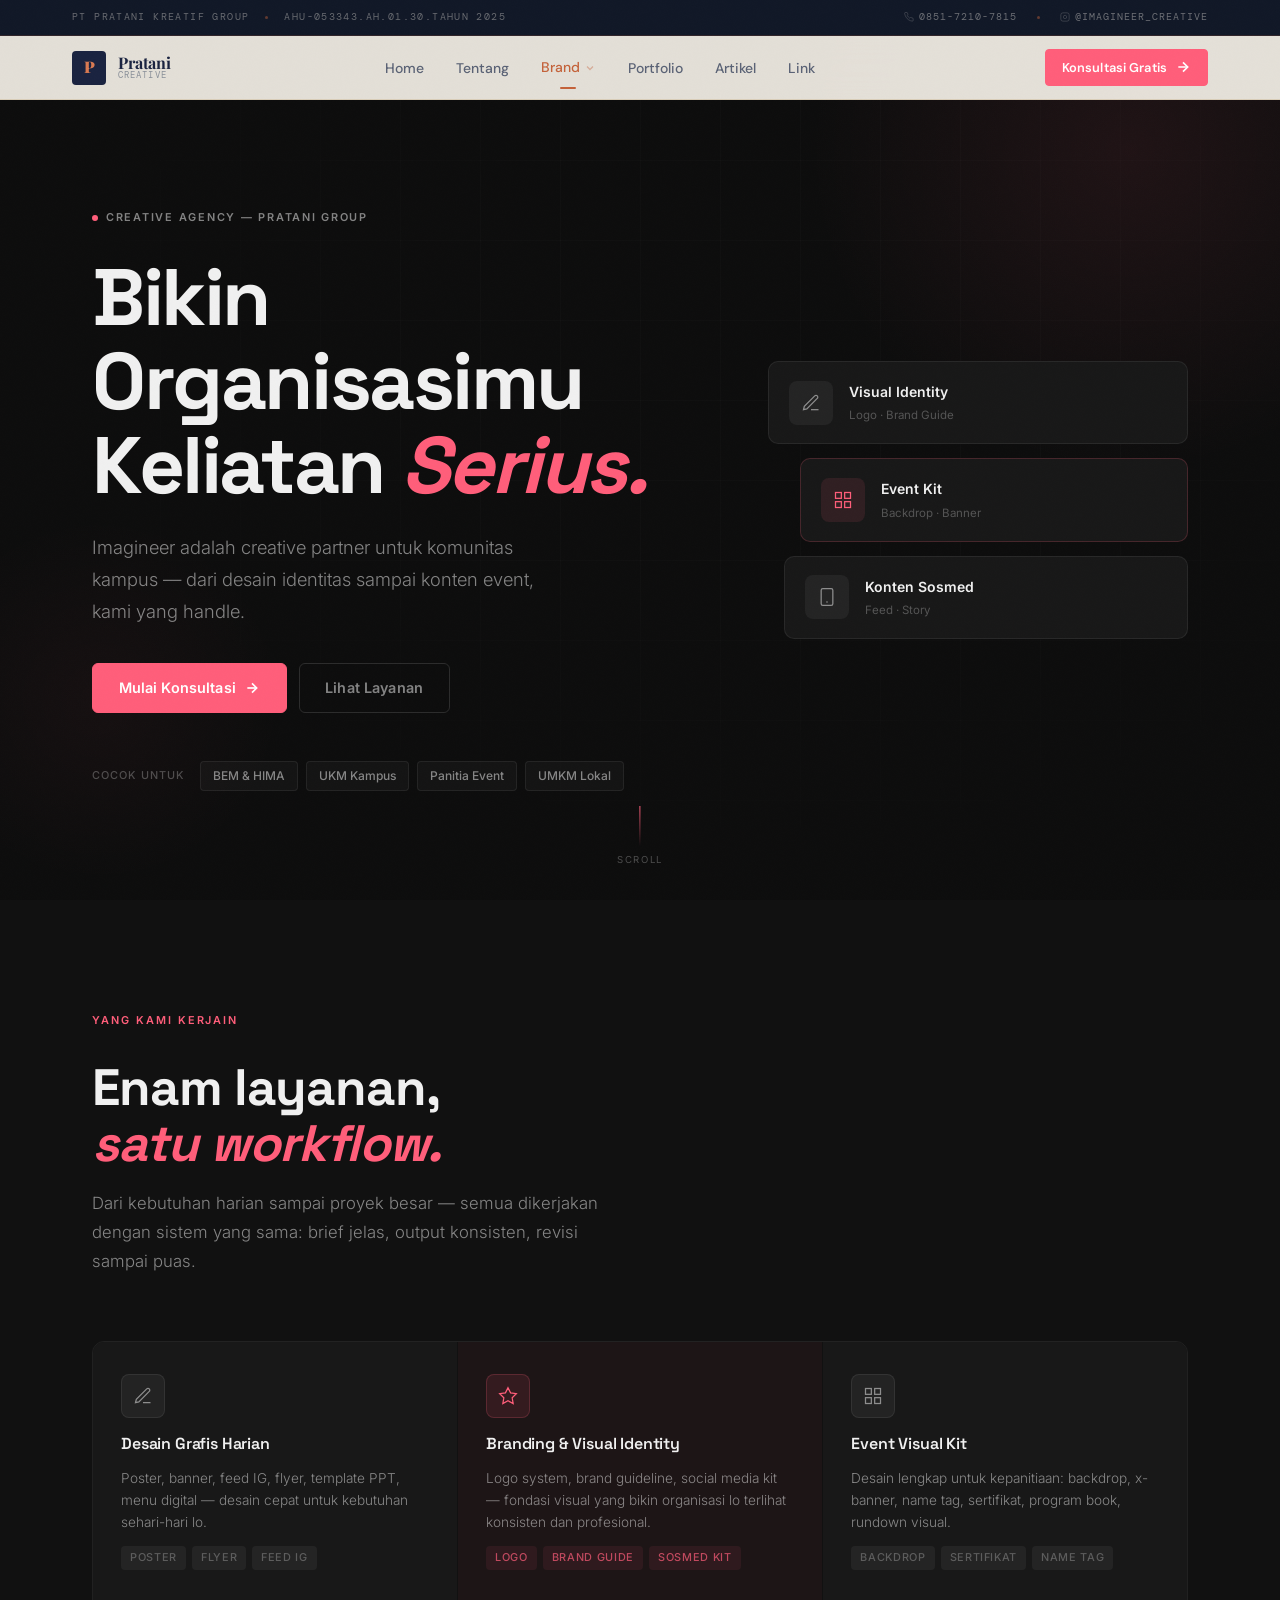
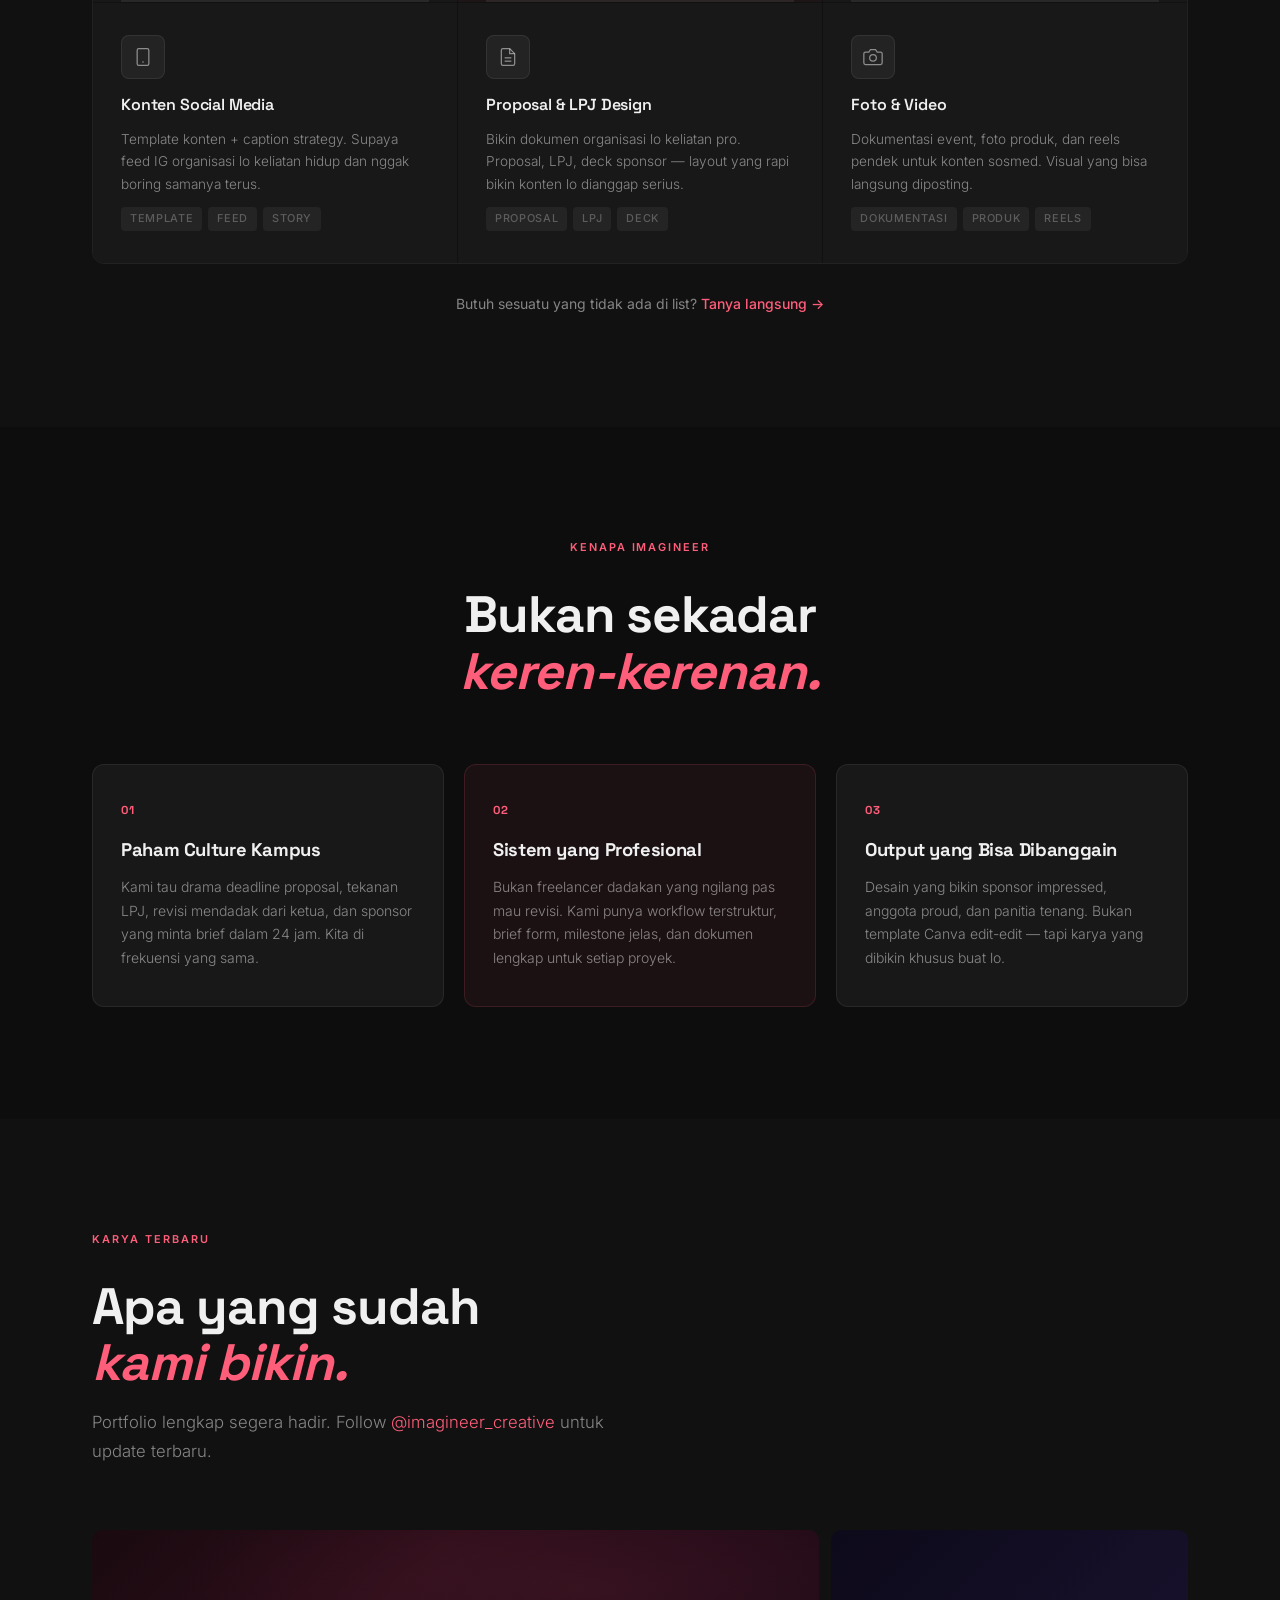
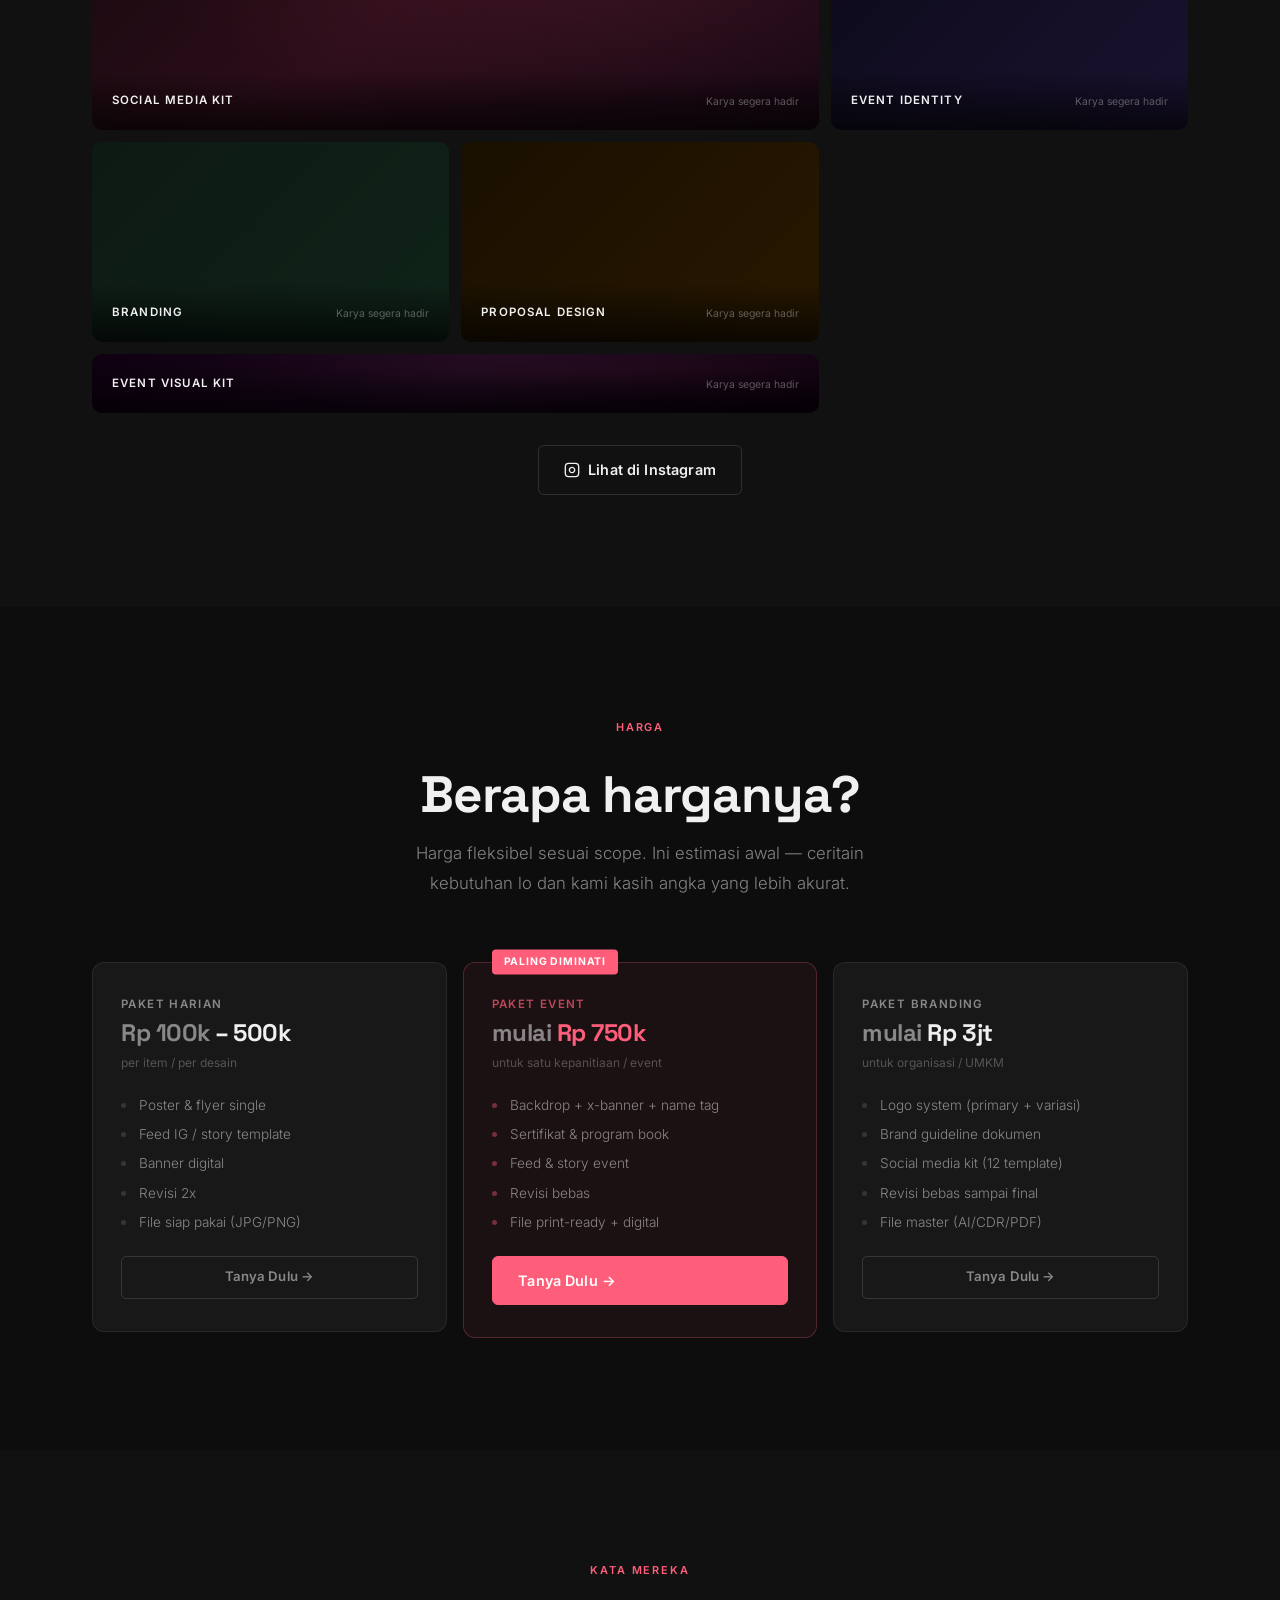
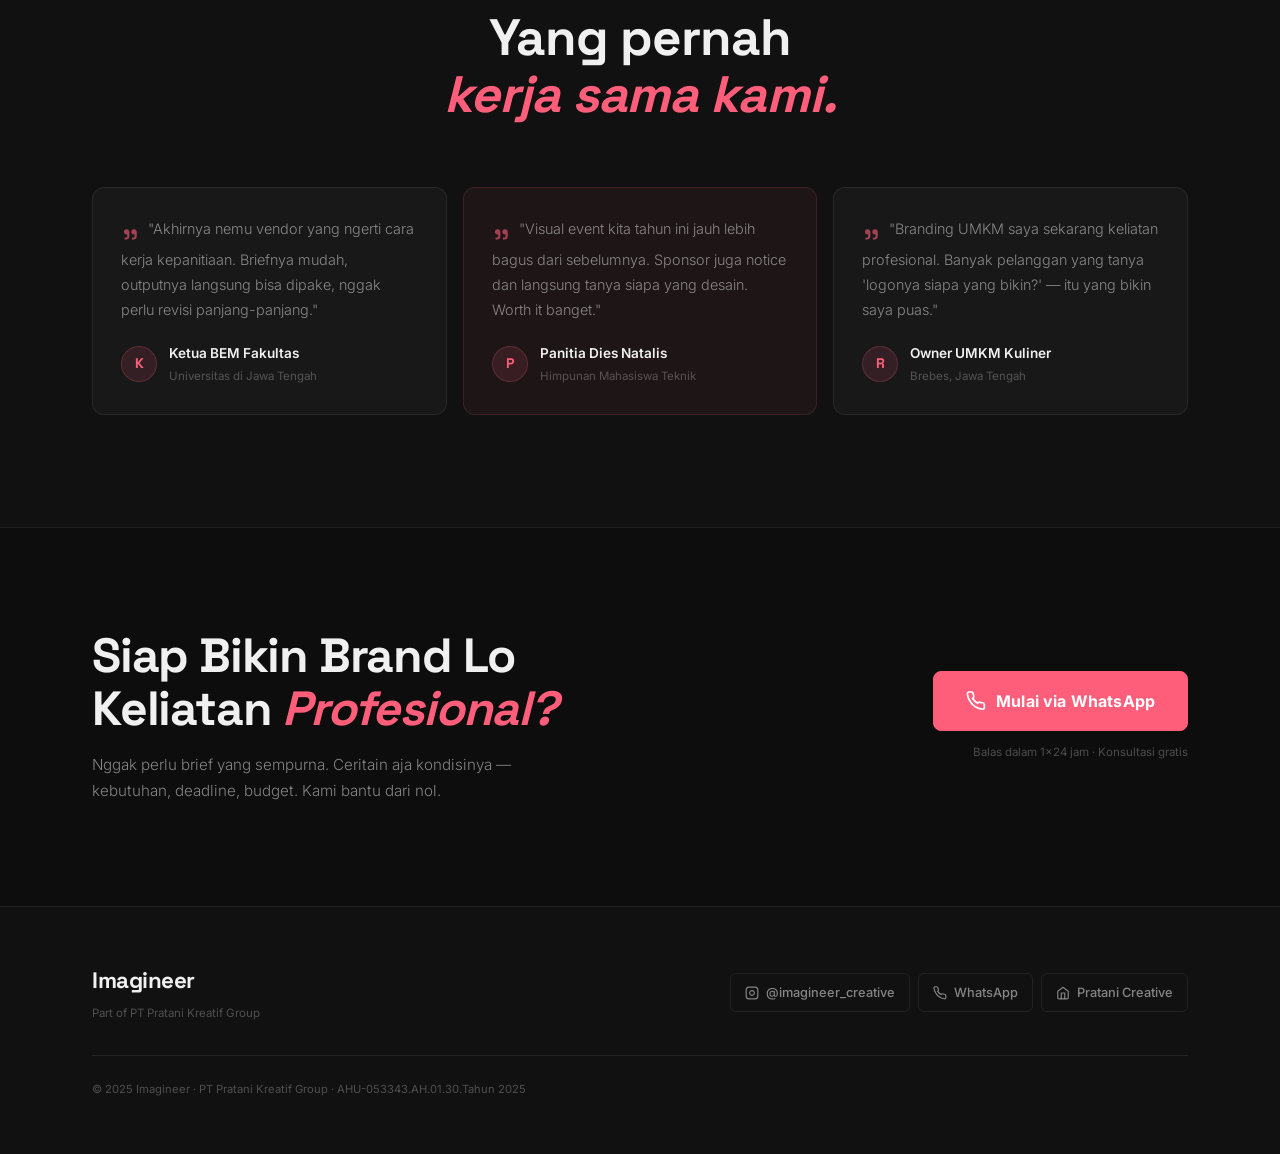
<file: brand/imagineer.html>
<!DOCTYPE html>
<html lang="id">
<head>
  <meta charset="UTF-8" />
  <meta name="viewport" content="width=device-width, initial-scale=1.0" />
  <meta name="description" content="Imagineer — Creative partner untuk komunitas kampus. Desain grafis, branding, event visual kit, konten sosmed. Bagian dari PT Pratani Kreatif Group." />
  <meta property="og:title" content="Imagineer — Bikin Organisasimu Keliatan Serius." />
  <meta property="og:description" content="Creative agency untuk BEM, UKM, Himpunan, dan UMKM lokal. Desain yang punya tujuan — bukan sekadar cantik." />
  <meta property="og:type" content="website" />
  <title>Imagineer — Creative Agency · Pratani Creative</title>

  <link rel="preconnect" href="https://fonts.googleapis.com" />
  <link rel="preconnect" href="https://fonts.gstatic.com" crossorigin />
  <link href="https://fonts.googleapis.com/css2?family=Playfair+Display:ital,wght@0,700;0,900;1,700;1,900&family=DM+Sans:wght@300;400;500;600&family=DM+Mono:wght@400;500&family=Space+Grotesk:wght@400;500;600;700&family=Inter:wght@300;400;500;600&display=swap" rel="stylesheet" />

  <link rel="stylesheet" href="../assets/css/style.css" />
  <link rel="stylesheet" href="../assets/css/pages/imagineer.css" />
</head>

<body class="imagineer">

  <!-- TOPBAR -->
  <div class="topbar" role="banner">
    <div class="topbar__inner">
      <div class="topbar__left">
        <span class="topbar__tag">PT Pratani Kreatif Group</span>
        <span class="topbar__dot" aria-hidden="true"></span>
        <span class="topbar__tag">AHU-053343.AH.01.30.Tahun 2025</span>
      </div>
      <div class="topbar__right">
        <a href="https://wa.me/6285172107815" class="topbar__link" target="_blank" rel="noopener">
          <svg xmlns="http://www.w3.org/2000/svg" viewBox="0 0 24 24" fill="none" stroke="currentColor" stroke-width="2" aria-hidden="true"><path d="M22 16.92v3a2 2 0 0 1-2.18 2 19.79 19.79 0 0 1-8.63-3.07A19.5 19.5 0 0 1 4.69 12 19.79 19.79 0 0 1 1.58 3.42 2 2 0 0 1 3.55 1.22h3a2 2 0 0 1 2 1.72c.127.96.361 1.903.7 2.81a2 2 0 0 1-.45 2.11L7.91 8.73a16 16 0 0 0 6 6l.88-.88a2 2 0 0 1 2.11-.45c.907.339 1.85.573 2.81.7A2 2 0 0 1 21.73 16z"/></svg>
          0851-7210-7815
        </a>
        <span class="topbar__dot" aria-hidden="true"></span>
        <a href="https://www.instagram.com/imagineer_creative" class="topbar__link" target="_blank" rel="noopener">
          <svg xmlns="http://www.w3.org/2000/svg" viewBox="0 0 24 24" fill="none" stroke="currentColor" stroke-width="2" aria-hidden="true"><rect x="2" y="2" width="20" height="20" rx="5" ry="5"/><path d="M16 11.37A4 4 0 1 1 12.63 8 4 4 0 0 1 16 11.37z"/><line x1="17.5" y1="6.5" x2="17.51" y2="6.5"/></svg>
          @imagineer_creative
        </a>
      </div>
    </div>
  </div>

  <!-- NAVBAR -->
  <nav class="navbar" aria-label="Navigasi utama">
    <div class="navbar__inner">
      <a href="../index.html" class="navbar__logo" aria-label="Pratani Creative — Beranda">
        <div class="navbar__logo-mark" aria-hidden="true">P</div>
        <div class="navbar__logo-text">
          <span class="navbar__logo-name">Pratani</span>
          <span class="navbar__logo-sub">Creative</span>
        </div>
      </a>
      <ul class="navbar__nav" role="list">
        <li><a href="../index.html" class="navbar__link">Home</a></li>
        <li><a href="../tentang.html" class="navbar__link">Tentang</a></li>
        <li class="navbar__dropdown">
          <a href="imagineer.html" class="navbar__link navbar__dropdown-toggle active">
            Brand
            <svg xmlns="http://www.w3.org/2000/svg" viewBox="0 0 24 24" fill="none" stroke="currentColor" stroke-width="2.5" aria-hidden="true"><polyline points="6 9 12 15 18 9"/></svg>
          </a>
          <div class="navbar__dropdown-menu" role="menu">
            <a href="kolektiva.html" class="navbar__dropdown-item" role="menuitem">
              <span class="navbar__dropdown-dot" style="background:var(--kolektiva);" aria-hidden="true"></span>Kolektiva
            </a>
            <a href="dikopi.html" class="navbar__dropdown-item" role="menuitem">
              <span class="navbar__dropdown-dot" style="background:var(--dikopi);" aria-hidden="true"></span>Dikopi
            </a>
            <a href="imagineer.html" class="navbar__dropdown-item active" role="menuitem">
              <span class="navbar__dropdown-dot" style="background:#ff5e7a;" aria-hidden="true"></span>Imagineer
            </a>
          </div>
        </li>
        <li><a href="../portfolio.html" class="navbar__link">Portfolio</a></li>
        <li><a href="../artikel.html" class="navbar__link">Artikel</a></li>
        <li><a href="../link-penting.html" class="navbar__link">Link</a></li>
      </ul>
      <a href="https://wa.me/6285172107815?text=Halo+Imagineer%2C+aku+mau+konsultasi+desain" class="btn btn-sm navbar__cta im-navbar-cta" target="_blank" rel="noopener">
        Konsultasi Gratis
        <svg class="arrow" xmlns="http://www.w3.org/2000/svg" viewBox="0 0 24 24" fill="none" stroke="currentColor" stroke-width="2.5" aria-hidden="true"><line x1="5" y1="12" x2="19" y2="12"/><polyline points="12 5 19 12 12 19"/></svg>
      </a>
      <button class="navbar__hamburger" aria-label="Buka menu" aria-expanded="false" aria-controls="mobile-menu">
        <span></span><span></span><span></span>
      </button>
    </div>
  </nav>

  <!-- Mobile Menu -->
  <nav class="navbar__mobile-menu" id="mobile-menu" aria-label="Menu mobile">
    <a href="../index.html" class="navbar__mobile-link">Home</a>
    <a href="../tentang.html" class="navbar__mobile-link">Tentang</a>
    <a href="imagineer.html" class="navbar__mobile-link active">Brand</a>
    <a href="../portfolio.html" class="navbar__mobile-link">Portfolio</a>
    <a href="../artikel.html" class="navbar__mobile-link">Artikel</a>
    <a href="../link-penting.html" class="navbar__mobile-link">Link Penting</a>
    <div style="margin-top:2rem;">
      <a href="https://wa.me/6285172107815?text=Halo+Imagineer%2C+aku+mau+konsultasi+desain" class="im-btn im-btn--primary" style="width:100%;justify-content:center;" target="_blank" rel="noopener">
        Konsultasi Gratis →
      </a>
    </div>
  </nav>

  <main id="main-content">

    <!-- ══════════════════════════════════
         1. HERO
    ══════════════════════════════════ -->
    <section class="im-hero" id="hero" aria-labelledby="im-hero-title">
      <div class="im-hero__orb im-hero__orb--1" aria-hidden="true"></div>
      <div class="im-hero__orb im-hero__orb--2" aria-hidden="true"></div>
      <div class="im-hero__grid" aria-hidden="true"></div>

      <div class="im-hero__inner">
        <div class="im-hero__content hero-animate">

          <div class="im-label">
            <span class="im-label__dot" aria-hidden="true"></span>
            Creative Agency — Pratani Group
          </div>

          <h1 class="im-hero__title" id="im-hero-title">
            Bikin Organisasimu<br>
            Keliatan <em>Serius.</em>
          </h1>

          <p class="im-hero__sub">
            Imagineer adalah creative partner untuk komunitas kampus —
            dari desain identitas sampai konten event, kami yang handle.
          </p>

          <div class="im-hero__actions">
            <a href="https://wa.me/6285172107815?text=Halo+Imagineer%2C+aku+mau+konsultasi+desain" class="im-btn im-btn--primary" target="_blank" rel="noopener">
              Mulai Konsultasi
              <svg xmlns="http://www.w3.org/2000/svg" viewBox="0 0 24 24" fill="none" stroke="currentColor" stroke-width="2.5" width="16" height="16" aria-hidden="true"><line x1="5" y1="12" x2="19" y2="12"/><polyline points="12 5 19 12 12 19"/></svg>
            </a>
            <a href="#layanan" class="im-btn im-btn--ghost">
              Lihat Layanan
            </a>
          </div>

          <div class="im-hero__clients" aria-label="Klien yang pernah kami bantu">
            <span class="im-hero__clients-label">Cocok untuk</span>
            <div class="im-hero__clients-tags">
              <span>BEM &amp; HIMA</span>
              <span>UKM Kampus</span>
              <span>Panitia Event</span>
              <span>UMKM Lokal</span>
            </div>
          </div>

        </div>

        <div class="im-hero__visual" aria-hidden="true">
          <div class="im-hero__card im-hero__card--1">
            <div class="im-hero__card-icon">
              <svg viewBox="0 0 24 24" fill="none" stroke="currentColor" stroke-width="1.5"><path d="M12 20h9"/><path d="M16.5 3.5a2.121 2.121 0 0 1 3 3L7 19l-4 1 1-4L16.5 3.5z"/></svg>
            </div>
            <div class="im-hero__card-text">
              <span>Visual Identity</span>
              <span>Logo · Brand Guide</span>
            </div>
          </div>
          <div class="im-hero__card im-hero__card--2">
            <div class="im-hero__card-icon im-hero__card-icon--accent">
              <svg viewBox="0 0 24 24" fill="none" stroke="currentColor" stroke-width="1.5"><rect x="3" y="3" width="7" height="7"/><rect x="14" y="3" width="7" height="7"/><rect x="14" y="14" width="7" height="7"/><rect x="3" y="14" width="7" height="7"/></svg>
            </div>
            <div class="im-hero__card-text">
              <span>Event Kit</span>
              <span>Backdrop · Banner</span>
            </div>
          </div>
          <div class="im-hero__card im-hero__card--3">
            <div class="im-hero__card-icon">
              <svg viewBox="0 0 24 24" fill="none" stroke="currentColor" stroke-width="1.5"><rect x="5" y="2" width="14" height="20" rx="2"/><line x1="12" y1="18" x2="12.01" y2="18" stroke-linecap="round" stroke-width="2"/></svg>
            </div>
            <div class="im-hero__card-text">
              <span>Konten Sosmed</span>
              <span>Feed · Story</span>
            </div>
          </div>
        </div>
      </div>

      <div class="im-hero__scroll" aria-hidden="true">
        <div class="im-hero__scroll-line"></div>
        <span>Scroll</span>
      </div>
    </section>

    <!-- ══════════════════════════════════
         2. SERVICES
    ══════════════════════════════════ -->
    <section class="im-section im-services" id="layanan" aria-labelledby="services-title">
      <div class="im-container">

        <div class="im-section__head" data-reveal>
          <span class="im-eyebrow">Yang Kami Kerjain</span>
          <h2 class="im-heading" id="services-title">
            Enam layanan,<br><em>satu workflow.</em>
          </h2>
          <p class="im-subtext">
            Dari kebutuhan harian sampai proyek besar — semua dikerjakan
            dengan sistem yang sama: brief jelas, output konsisten, revisi sampai puas.
          </p>
        </div>

        <div class="im-services-grid" data-reveal-stagger>

          <article class="im-service-card">
            <div class="im-service-card__icon">
              <svg viewBox="0 0 24 24" fill="none" stroke="currentColor" stroke-width="1.5" aria-hidden="true"><path d="M12 20h9"/><path d="M16.5 3.5a2.121 2.121 0 0 1 3 3L7 19l-4 1 1-4L16.5 3.5z"/></svg>
            </div>
            <h3 class="im-service-card__title">Desain Grafis Harian</h3>
            <p class="im-service-card__desc">Poster, banner, feed IG, flyer, template PPT, menu digital — desain cepat untuk kebutuhan sehari-hari lo.</p>
            <div class="im-service-card__tags">
              <span>Poster</span><span>Flyer</span><span>Feed IG</span>
            </div>
          </article>

          <article class="im-service-card im-service-card--featured">
            <div class="im-service-card__icon im-service-card__icon--accent">
              <svg viewBox="0 0 24 24" fill="none" stroke="currentColor" stroke-width="1.5" aria-hidden="true"><polygon points="12 2 15.09 8.26 22 9.27 17 14.14 18.18 21.02 12 17.77 5.82 21.02 7 14.14 2 9.27 8.91 8.26 12 2"/></svg>
            </div>
            <h3 class="im-service-card__title">Branding &amp; Visual Identity</h3>
            <p class="im-service-card__desc">Logo system, brand guideline, social media kit — fondasi visual yang bikin organisasi lo terlihat konsisten dan profesional.</p>
            <div class="im-service-card__tags">
              <span>Logo</span><span>Brand Guide</span><span>Sosmed Kit</span>
            </div>
          </article>

          <article class="im-service-card">
            <div class="im-service-card__icon">
              <svg viewBox="0 0 24 24" fill="none" stroke="currentColor" stroke-width="1.5" aria-hidden="true"><rect x="3" y="3" width="7" height="7"/><rect x="14" y="3" width="7" height="7"/><rect x="14" y="14" width="7" height="7"/><rect x="3" y="14" width="7" height="7"/></svg>
            </div>
            <h3 class="im-service-card__title">Event Visual Kit</h3>
            <p class="im-service-card__desc">Desain lengkap untuk kepanitiaan: backdrop, x-banner, name tag, sertifikat, program book, rundown visual.</p>
            <div class="im-service-card__tags">
              <span>Backdrop</span><span>Sertifikat</span><span>Name Tag</span>
            </div>
          </article>

          <article class="im-service-card">
            <div class="im-service-card__icon">
              <svg viewBox="0 0 24 24" fill="none" stroke="currentColor" stroke-width="1.5" aria-hidden="true"><rect x="5" y="2" width="14" height="20" rx="2"/><line x1="12" y1="18" x2="12.01" y2="18" stroke-linecap="round" stroke-width="2"/></svg>
            </div>
            <h3 class="im-service-card__title">Konten Social Media</h3>
            <p class="im-service-card__desc">Template konten + caption strategy. Supaya feed IG organisasi lo keliatan hidup dan nggak boring samanya terus.</p>
            <div class="im-service-card__tags">
              <span>Template</span><span>Feed</span><span>Story</span>
            </div>
          </article>

          <article class="im-service-card">
            <div class="im-service-card__icon">
              <svg viewBox="0 0 24 24" fill="none" stroke="currentColor" stroke-width="1.5" aria-hidden="true"><path d="M14 2H6a2 2 0 0 0-2 2v16a2 2 0 0 0 2 2h12a2 2 0 0 0 2-2V8z"/><polyline points="14 2 14 8 20 8"/><line x1="16" y1="13" x2="8" y2="13"/><line x1="16" y1="17" x2="8" y2="17"/></svg>
            </div>
            <h3 class="im-service-card__title">Proposal &amp; LPJ Design</h3>
            <p class="im-service-card__desc">Bikin dokumen organisasi lo keliatan pro. Proposal, LPJ, deck sponsor — layout yang rapi bikin konten lo dianggap serius.</p>
            <div class="im-service-card__tags">
              <span>Proposal</span><span>LPJ</span><span>Deck</span>
            </div>
          </article>

          <article class="im-service-card">
            <div class="im-service-card__icon">
              <svg viewBox="0 0 24 24" fill="none" stroke="currentColor" stroke-width="1.5" aria-hidden="true"><path d="M23 19a2 2 0 0 1-2 2H3a2 2 0 0 1-2-2V8a2 2 0 0 1 2-2h4l2-3h6l2 3h4a2 2 0 0 1 2 2z"/><circle cx="12" cy="13" r="4"/></svg>
            </div>
            <h3 class="im-service-card__title">Foto &amp; Video</h3>
            <p class="im-service-card__desc">Dokumentasi event, foto produk, dan reels pendek untuk konten sosmed. Visual yang bisa langsung diposting.</p>
            <div class="im-service-card__tags">
              <span>Dokumentasi</span><span>Produk</span><span>Reels</span>
            </div>
          </article>

        </div>

        <div class="im-services-cta" data-reveal>
          <p>Butuh sesuatu yang tidak ada di list? <a href="https://wa.me/6285172107815?text=Halo+Imagineer%2C+aku+mau+konsultasi+desain" target="_blank" rel="noopener">Tanya langsung →</a></p>
        </div>

      </div>
    </section>

    <!-- ══════════════════════════════════
         3. WHY IMAGINEER
    ══════════════════════════════════ -->
    <section class="im-section im-why" id="kenapa" aria-labelledby="why-title">
      <div class="im-container">

        <div class="im-section__head im-section__head--center" data-reveal>
          <span class="im-eyebrow">Kenapa Imagineer</span>
          <h2 class="im-heading" id="why-title">
            Bukan sekadar<br><em>keren-kerenan.</em>
          </h2>
        </div>

        <div class="im-why-grid" data-reveal-stagger>

          <div class="im-why-card">
            <div class="im-why-card__num">01</div>
            <h3 class="im-why-card__title">Paham Culture Kampus</h3>
            <p class="im-why-card__desc">
              Kami tau drama deadline proposal, tekanan LPJ, revisi mendadak dari ketua,
              dan sponsor yang minta brief dalam 24 jam. Kita di frekuensi yang sama.
            </p>
          </div>

          <div class="im-why-card im-why-card--accent">
            <div class="im-why-card__num">02</div>
            <h3 class="im-why-card__title">Sistem yang Profesional</h3>
            <p class="im-why-card__desc">
              Bukan freelancer dadakan yang ngilang pas mau revisi. Kami punya
              workflow terstruktur, brief form, milestone jelas, dan dokumen lengkap
              untuk setiap proyek.
            </p>
          </div>

          <div class="im-why-card">
            <div class="im-why-card__num">03</div>
            <h3 class="im-why-card__title">Output yang Bisa Dibanggain</h3>
            <p class="im-why-card__desc">
              Desain yang bikin sponsor impressed, anggota proud, dan panitia tenang.
              Bukan template Canva edit-edit — tapi karya yang dibikin khusus buat lo.
            </p>
          </div>

        </div>

      </div>
    </section>

    <!-- ══════════════════════════════════
         4. PORTFOLIO
    ══════════════════════════════════ -->
    <section class="im-section im-portfolio" id="karya" aria-labelledby="portfolio-title">
      <div class="im-container">

        <div class="im-section__head" data-reveal>
          <span class="im-eyebrow">Karya Terbaru</span>
          <h2 class="im-heading" id="portfolio-title">
            Apa yang sudah<br><em>kami bikin.</em>
          </h2>
          <p class="im-subtext">
            Portfolio lengkap segera hadir. Follow
            <a href="https://www.instagram.com/imagineer_creative" target="_blank" rel="noopener" class="im-link">@imagineer_creative</a>
            untuk update terbaru.
          </p>
        </div>

        <div class="im-portfolio-grid" data-reveal-stagger>

          <div class="im-porto-item im-porto-item--wide">
            <div class="im-porto-item__visual im-porto-item__visual--1">
              <div class="im-porto-item__inner">
                <span class="im-porto-item__category">Social Media Kit</span>
                <span class="im-porto-item__coming">Karya segera hadir</span>
              </div>
            </div>
          </div>

          <div class="im-porto-item">
            <div class="im-porto-item__visual im-porto-item__visual--2">
              <div class="im-porto-item__inner">
                <span class="im-porto-item__category">Event Identity</span>
                <span class="im-porto-item__coming">Karya segera hadir</span>
              </div>
            </div>
          </div>

          <div class="im-porto-item">
            <div class="im-porto-item__visual im-porto-item__visual--3">
              <div class="im-porto-item__inner">
                <span class="im-porto-item__category">Branding</span>
                <span class="im-porto-item__coming">Karya segera hadir</span>
              </div>
            </div>
          </div>

          <div class="im-porto-item">
            <div class="im-porto-item__visual im-porto-item__visual--4">
              <div class="im-porto-item__inner">
                <span class="im-porto-item__category">Proposal Design</span>
                <span class="im-porto-item__coming">Karya segera hadir</span>
              </div>
            </div>
          </div>

          <div class="im-porto-item im-porto-item--wide">
            <div class="im-porto-item__visual im-porto-item__visual--5">
              <div class="im-porto-item__inner">
                <span class="im-porto-item__category">Event Visual Kit</span>
                <span class="im-porto-item__coming">Karya segera hadir</span>
              </div>
            </div>
          </div>

        </div>

        <div class="im-portfolio-cta" data-reveal>
          <a href="https://www.instagram.com/imagineer_creative" class="im-btn im-btn--outline" target="_blank" rel="noopener">
            <svg xmlns="http://www.w3.org/2000/svg" viewBox="0 0 24 24" fill="none" stroke="currentColor" stroke-width="2" width="16" height="16" aria-hidden="true"><rect x="2" y="2" width="20" height="20" rx="5" ry="5"/><path d="M16 11.37A4 4 0 1 1 12.63 8 4 4 0 0 1 16 11.37z"/><line x1="17.5" y1="6.5" x2="17.51" y2="6.5"/></svg>
            Lihat di Instagram
          </a>
        </div>

      </div>
    </section>

    <!-- ══════════════════════════════════
         5. PRICING
    ══════════════════════════════════ -->
    <section class="im-section im-pricing" id="harga" aria-labelledby="pricing-title">
      <div class="im-container">

        <div class="im-section__head im-section__head--center" data-reveal>
          <span class="im-eyebrow">Harga</span>
          <h2 class="im-heading" id="pricing-title">
            Berapa harganya?
          </h2>
          <p class="im-subtext">
            Harga fleksibel sesuai scope. Ini estimasi awal — ceritain kebutuhan lo
            dan kami kasih angka yang lebih akurat.
          </p>
        </div>

        <div class="im-pricing-grid" data-reveal-stagger>

          <div class="im-price-card">
            <div class="im-price-card__head">
              <span class="im-price-card__label">Paket Harian</span>
              <div class="im-price-card__range">Rp 100k <span>– 500k</span></div>
              <p class="im-price-card__note">per item / per desain</p>
            </div>
            <ul class="im-price-card__list" role="list">
              <li>Poster &amp; flyer single</li>
              <li>Feed IG / story template</li>
              <li>Banner digital</li>
              <li>Revisi 2x</li>
              <li>File siap pakai (JPG/PNG)</li>
            </ul>
            <a href="https://wa.me/6285172107815?text=Halo+Imagineer%2C+aku+mau+tanya+Paket+Harian" class="im-btn im-btn--ghost-sm" target="_blank" rel="noopener">
              Tanya Dulu →
            </a>
          </div>

          <div class="im-price-card im-price-card--featured">
            <div class="im-price-card__badge">Paling Diminati</div>
            <div class="im-price-card__head">
              <span class="im-price-card__label">Paket Event</span>
              <div class="im-price-card__range">mulai <span>Rp 750k</span></div>
              <p class="im-price-card__note">untuk satu kepanitiaan / event</p>
            </div>
            <ul class="im-price-card__list" role="list">
              <li>Backdrop + x-banner + name tag</li>
              <li>Sertifikat &amp; program book</li>
              <li>Feed &amp; story event</li>
              <li>Revisi bebas</li>
              <li>File print-ready + digital</li>
            </ul>
            <a href="https://wa.me/6285172107815?text=Halo+Imagineer%2C+aku+mau+tanya+Paket+Event" class="im-btn im-btn--primary" target="_blank" rel="noopener">
              Tanya Dulu →
            </a>
          </div>

          <div class="im-price-card">
            <div class="im-price-card__head">
              <span class="im-price-card__label">Paket Branding</span>
              <div class="im-price-card__range">mulai <span>Rp 3jt</span></div>
              <p class="im-price-card__note">untuk organisasi / UMKM</p>
            </div>
            <ul class="im-price-card__list" role="list">
              <li>Logo system (primary + variasi)</li>
              <li>Brand guideline dokumen</li>
              <li>Social media kit (12 template)</li>
              <li>Revisi bebas sampai final</li>
              <li>File master (AI/CDR/PDF)</li>
            </ul>
            <a href="https://wa.me/6285172107815?text=Halo+Imagineer%2C+aku+mau+tanya+Paket+Branding" class="im-btn im-btn--ghost-sm" target="_blank" rel="noopener">
              Tanya Dulu →
            </a>
          </div>

        </div>

      </div>
    </section>

    <!-- ══════════════════════════════════
         6. TESTIMONIALS
    ══════════════════════════════════ -->
    <section class="im-section im-testimonials" aria-labelledby="testi-title">
      <div class="im-container">

        <div class="im-section__head im-section__head--center" data-reveal>
          <span class="im-eyebrow">Kata Mereka</span>
          <h2 class="im-heading" id="testi-title">
            Yang pernah<br><em>kerja sama kami.</em>
          </h2>
        </div>

        <div class="im-testi-grid" data-reveal-stagger>

          <blockquote class="im-testi-card">
            <p class="im-testi-card__quote">
              "Akhirnya nemu vendor yang ngerti cara kerja kepanitiaan. Briefnya mudah,
              outputnya langsung bisa dipake, nggak perlu revisi panjang-panjang."
            </p>
            <footer class="im-testi-card__author">
              <div class="im-testi-card__avatar" aria-hidden="true">K</div>
              <div>
                <cite class="im-testi-card__name">Ketua BEM Fakultas</cite>
                <span class="im-testi-card__role">Universitas di Jawa Tengah</span>
              </div>
            </footer>
          </blockquote>

          <blockquote class="im-testi-card im-testi-card--accent">
            <p class="im-testi-card__quote">
              "Visual event kita tahun ini jauh lebih bagus dari sebelumnya.
              Sponsor juga notice dan langsung tanya siapa yang desain. Worth it banget."
            </p>
            <footer class="im-testi-card__author">
              <div class="im-testi-card__avatar" aria-hidden="true">P</div>
              <div>
                <cite class="im-testi-card__name">Panitia Dies Natalis</cite>
                <span class="im-testi-card__role">Himpunan Mahasiswa Teknik</span>
              </div>
            </footer>
          </blockquote>

          <blockquote class="im-testi-card">
            <p class="im-testi-card__quote">
              "Branding UMKM saya sekarang keliatan profesional. Banyak pelanggan yang
              tanya 'logonya siapa yang bikin?' — itu yang bikin saya puas."
            </p>
            <footer class="im-testi-card__author">
              <div class="im-testi-card__avatar" aria-hidden="true">R</div>
              <div>
                <cite class="im-testi-card__name">Owner UMKM Kuliner</cite>
                <span class="im-testi-card__role">Brebes, Jawa Tengah</span>
              </div>
            </footer>
          </blockquote>

        </div>

      </div>
    </section>

    <!-- ══════════════════════════════════
         7. CTA BLOCK
    ══════════════════════════════════ -->
    <section class="im-cta-block" aria-labelledby="cta-title">
      <div class="im-container">
        <div class="im-cta-block__inner" data-reveal>
          <div class="im-cta-block__content">
            <h2 class="im-cta-block__title" id="cta-title">
              Siap Bikin Brand Lo<br>Keliatan <em>Profesional?</em>
            </h2>
            <p class="im-cta-block__sub">
              Nggak perlu brief yang sempurna. Ceritain aja kondisinya —
              kebutuhan, deadline, budget. Kami bantu dari nol.
            </p>
          </div>
          <div class="im-cta-block__action">
            <a href="https://wa.me/6285172107815?text=Halo+Imagineer%2C+aku+mau+konsultasi+desain" class="im-cta-btn" target="_blank" rel="noopener">
              <svg xmlns="http://www.w3.org/2000/svg" viewBox="0 0 24 24" fill="none" stroke="currentColor" stroke-width="2" width="20" height="20" aria-hidden="true"><path d="M22 16.92v3a2 2 0 0 1-2.18 2 19.79 19.79 0 0 1-8.63-3.07A19.5 19.5 0 0 1 4.69 12 19.79 19.79 0 0 1 1.58 3.42 2 2 0 0 1 3.55 1.22h3a2 2 0 0 1 2 1.72c.127.96.361 1.903.7 2.81a2 2 0 0 1-.45 2.11L7.91 8.73a16 16 0 0 0 6 6l.88-.88a2 2 0 0 1 2.11-.45c.907.339 1.85.573 2.81.7A2 2 0 0 1 21.73 16z"/></svg>
              Mulai via WhatsApp
            </a>
            <span class="im-cta-block__note">Balas dalam 1×24 jam · Konsultasi gratis</span>
          </div>
        </div>
      </div>
    </section>

  </main>

  <!-- ══════════════════════════════════
       8. FOOTER
  ══════════════════════════════════ -->
  <footer class="im-footer" role="contentinfo">
    <div class="im-container">
      <div class="im-footer__inner">

        <div class="im-footer__brand">
          <p class="im-footer__wordmark">Imagineer</p>
          <p class="im-footer__tagline">Part of PT Pratani Kreatif Group</p>
        </div>

        <nav class="im-footer__links" aria-label="Tautan Imagineer">
          <a href="https://www.instagram.com/imagineer_creative" class="im-footer__link" target="_blank" rel="noopener" aria-label="Instagram @imagineer_creative">
            <svg viewBox="0 0 24 24" fill="none" stroke="currentColor" stroke-width="2" aria-hidden="true"><rect x="2" y="2" width="20" height="20" rx="5" ry="5"/><path d="M16 11.37A4 4 0 1 1 12.63 8 4 4 0 0 1 16 11.37z"/><line x1="17.5" y1="6.5" x2="17.51" y2="6.5"/></svg>
            @imagineer_creative
          </a>
          <a href="https://wa.me/6285172107815?text=Halo+Imagineer%2C+aku+mau+konsultasi+desain" class="im-footer__link" target="_blank" rel="noopener" aria-label="WhatsApp Imagineer">
            <svg viewBox="0 0 24 24" fill="none" stroke="currentColor" stroke-width="2" aria-hidden="true"><path d="M22 16.92v3a2 2 0 0 1-2.18 2 19.79 19.79 0 0 1-8.63-3.07A19.5 19.5 0 0 1 4.69 12 19.79 19.79 0 0 1 1.58 3.42 2 2 0 0 1 3.55 1.22h3a2 2 0 0 1 2 1.72c.127.96.361 1.903.7 2.81a2 2 0 0 1-.45 2.11L7.91 8.73a16 16 0 0 0 6 6l.88-.88a2 2 0 0 1 2.11-.45c.907.339 1.85.573 2.81.7A2 2 0 0 1 21.73 16z"/></svg>
            WhatsApp
          </a>
          <a href="../index.html" class="im-footer__link">
            <svg viewBox="0 0 24 24" fill="none" stroke="currentColor" stroke-width="2" aria-hidden="true"><path d="m3 9 9-7 9 7v11a2 2 0 0 1-2 2H5a2 2 0 0 1-2-2z"/><polyline points="9 22 9 12 15 12 15 22"/></svg>
            Pratani Creative
          </a>
        </nav>

        <p class="im-footer__copy">© 2025 Imagineer · PT Pratani Kreatif Group · AHU-053343.AH.01.30.Tahun 2025</p>

      </div>
    </div>
  </footer>

  <script src="../assets/js/main.js" defer></script>
  <script src="../assets/js/pages/imagineer.js" defer></script>
</body>
</html>
</file>
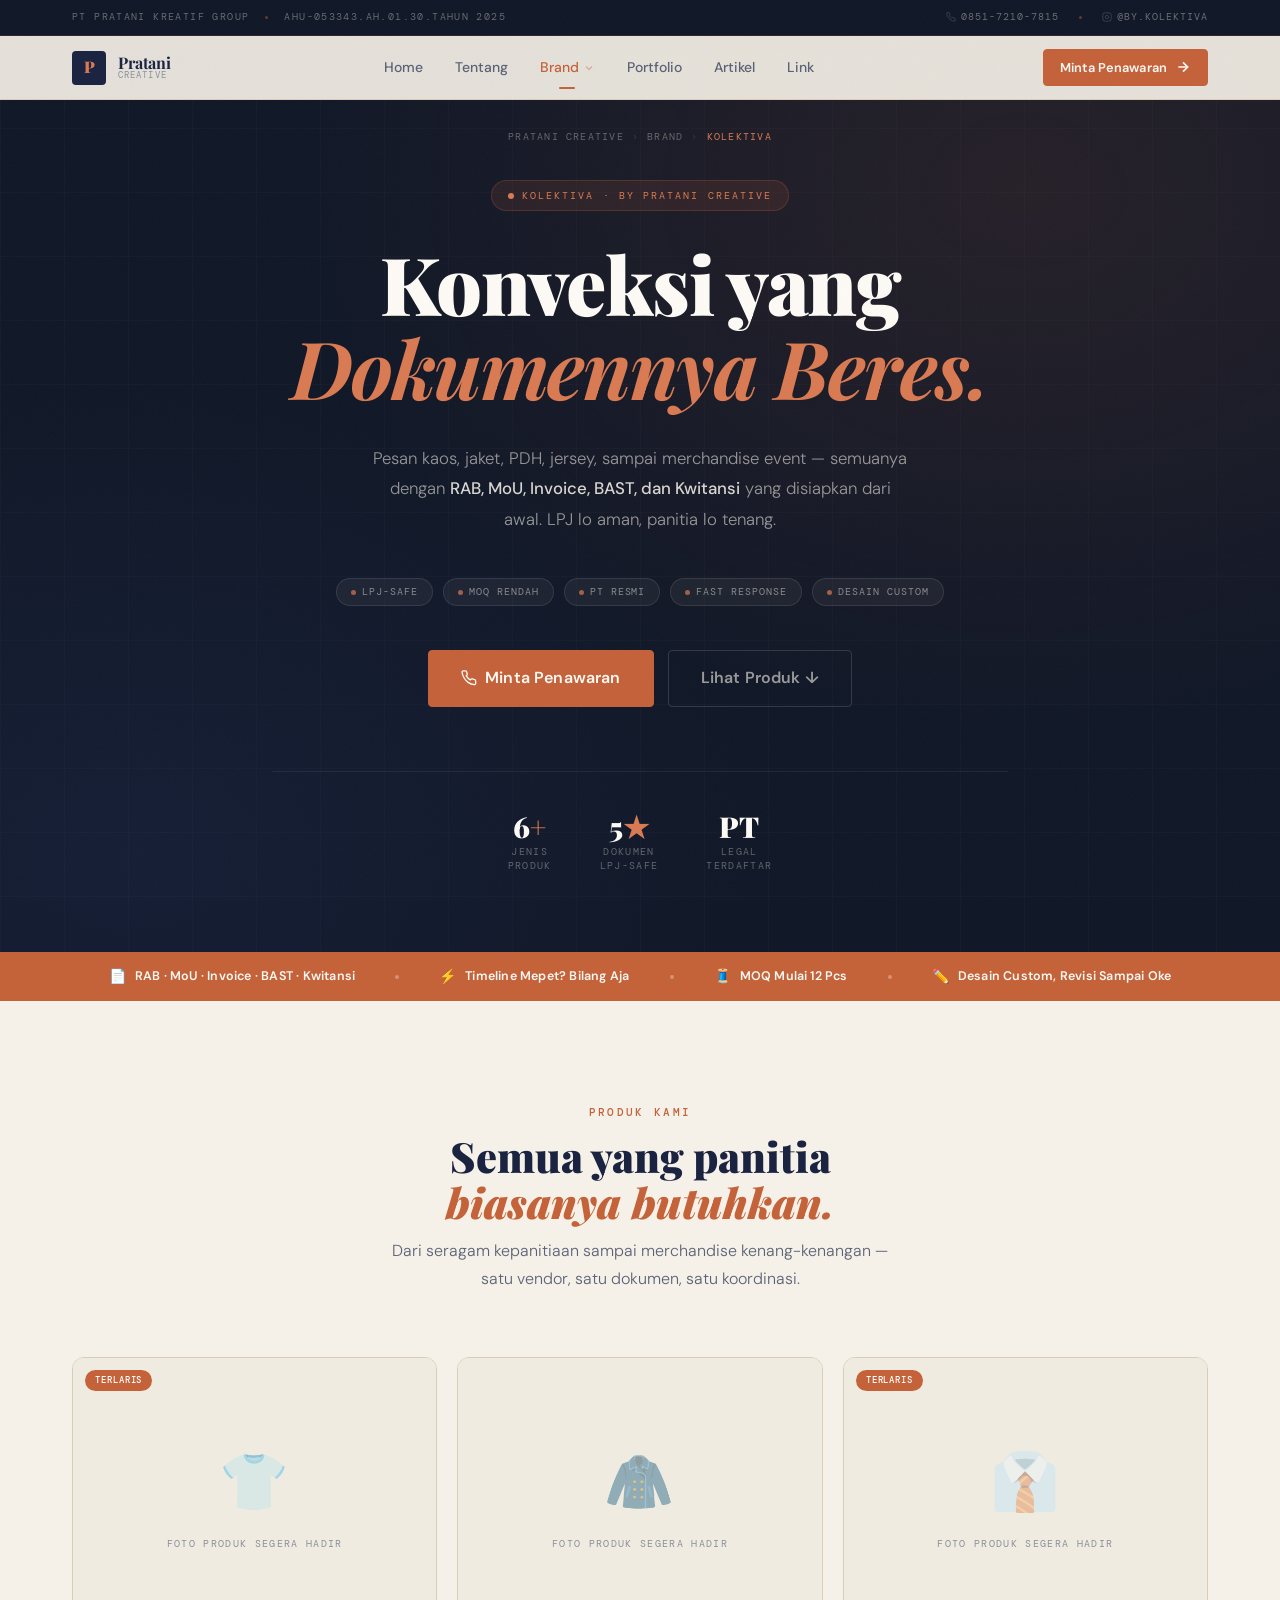
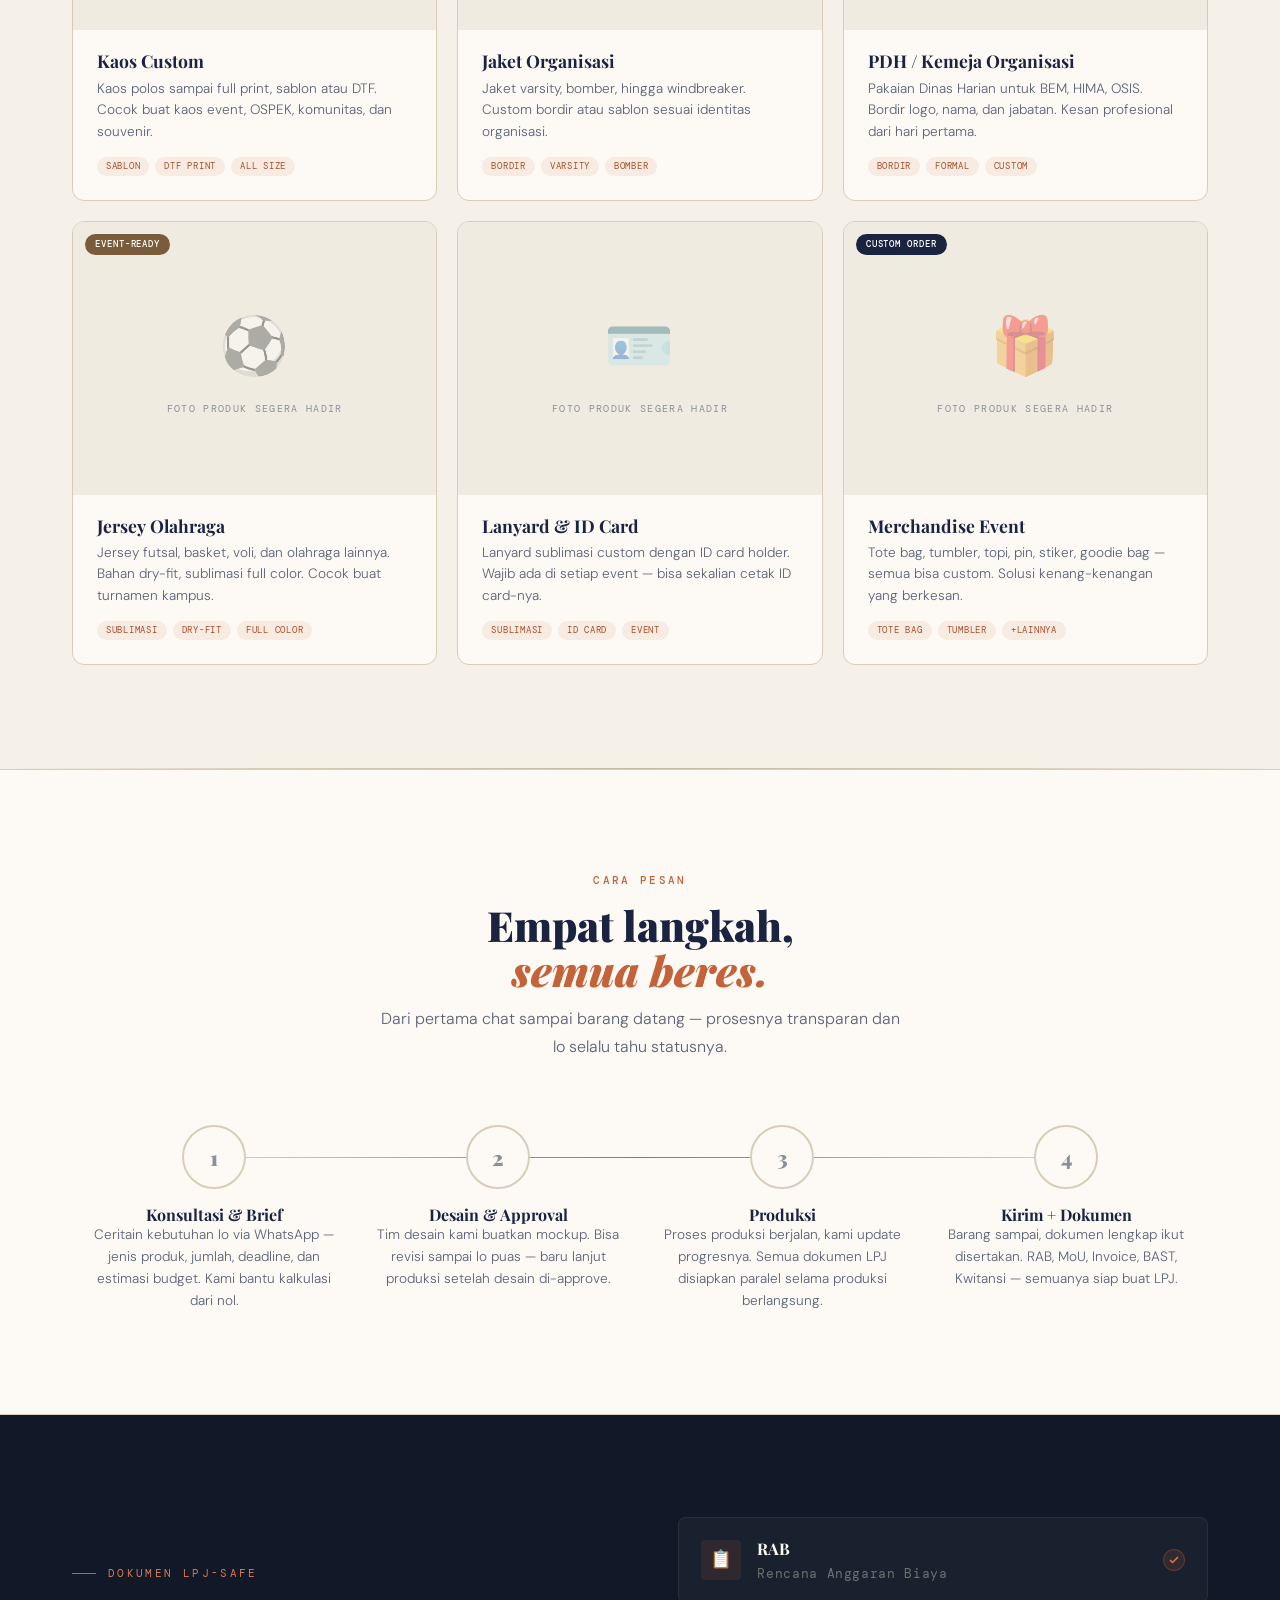
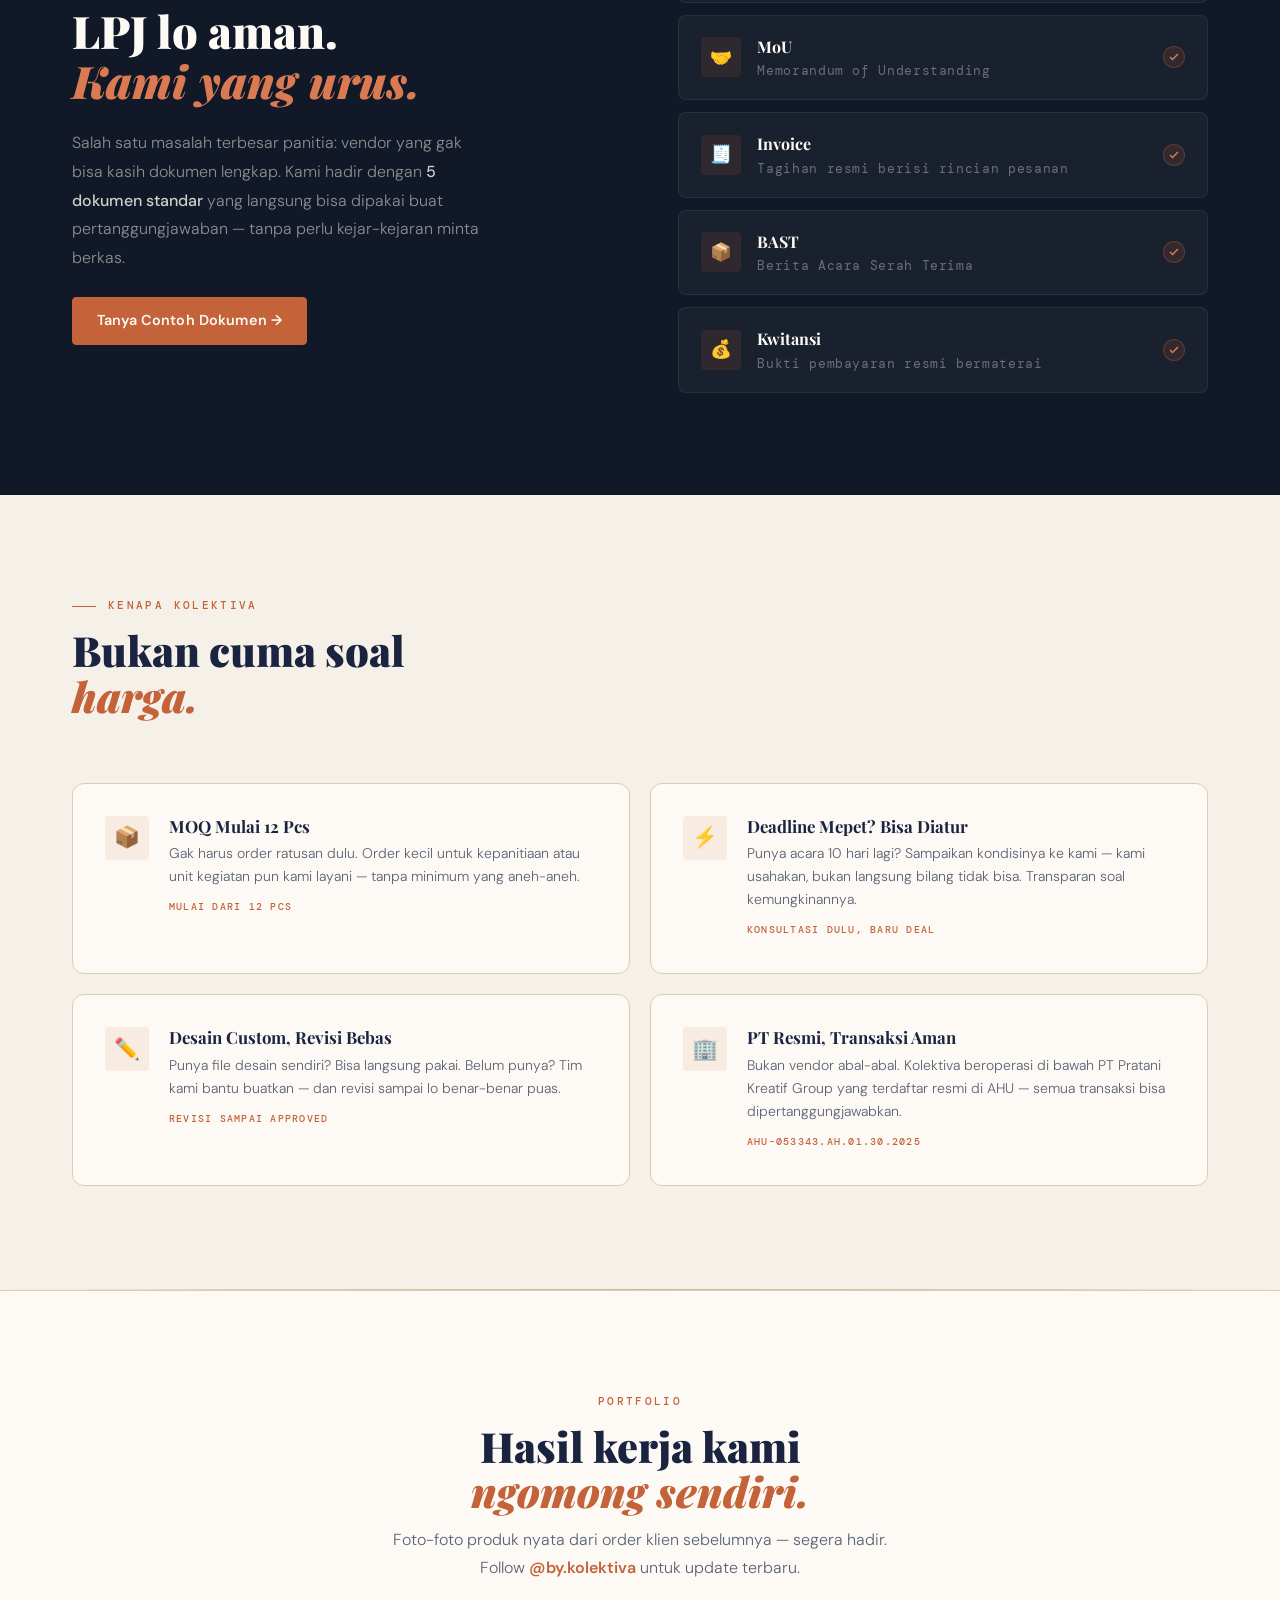
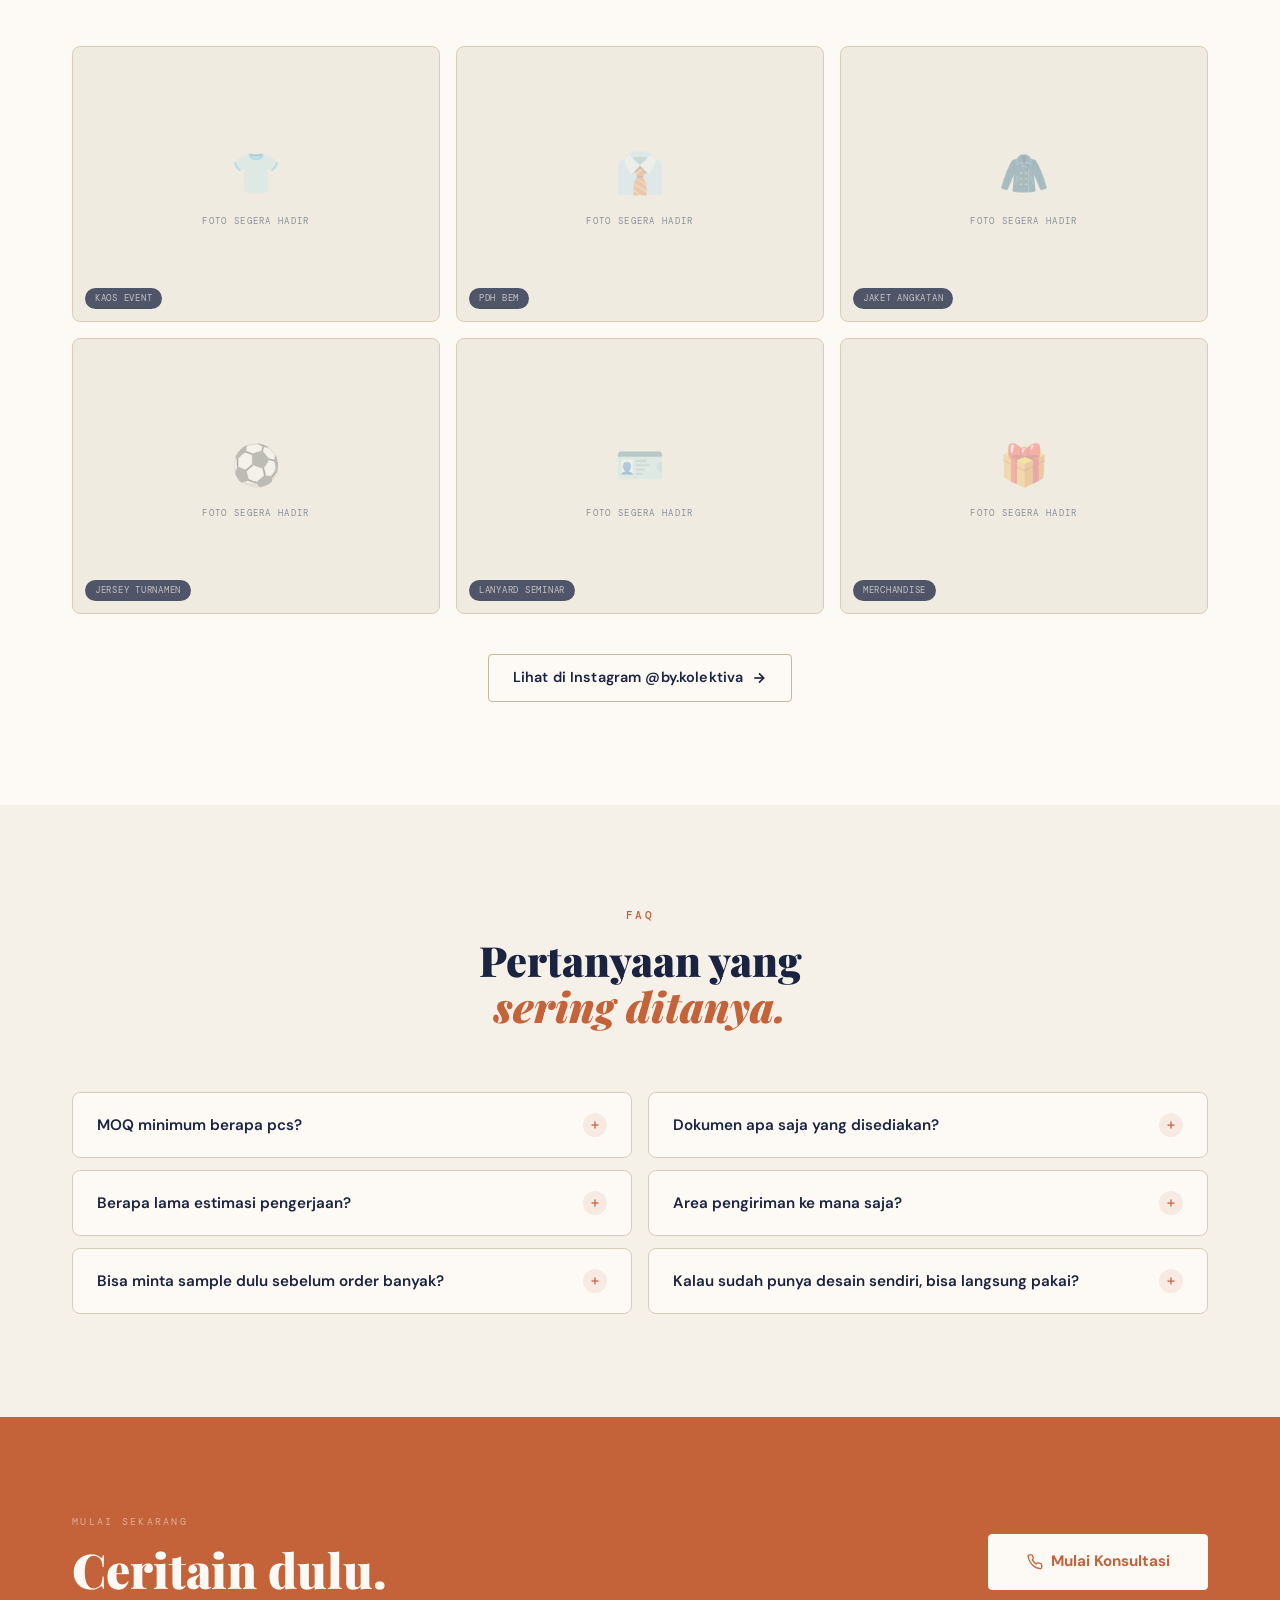
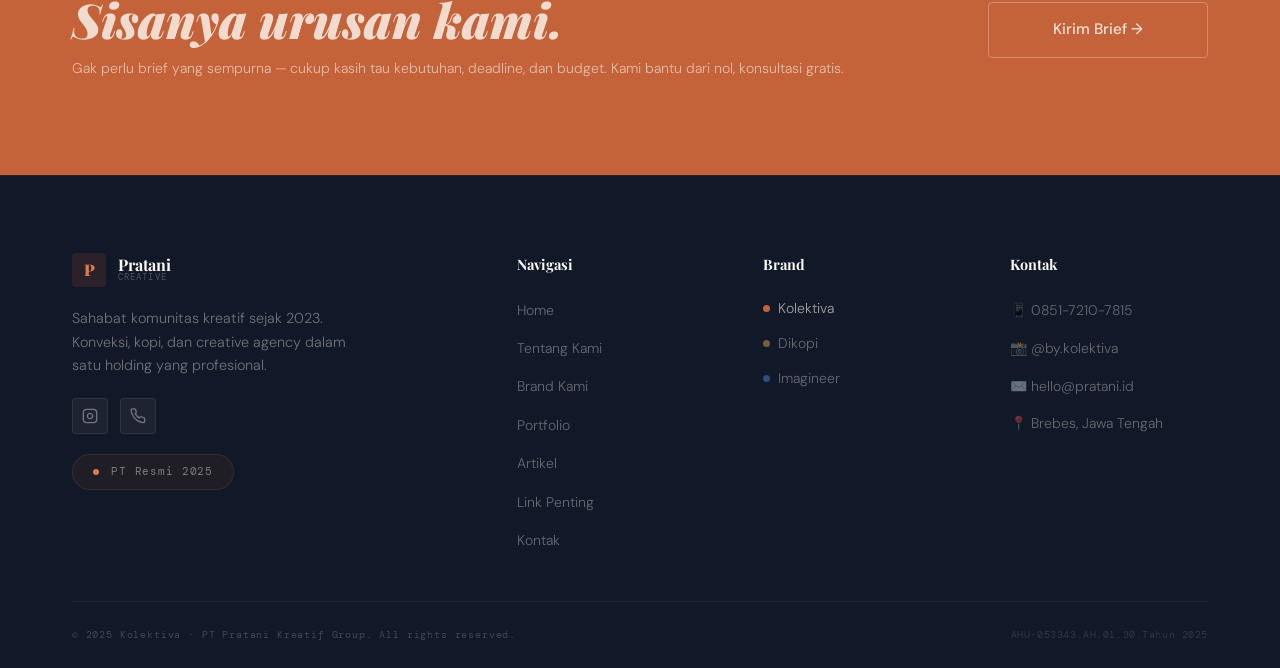
<file: brand/kolektiva.html>
﻿<!DOCTYPE html>
<html lang="id">
<head>
  <meta charset="UTF-8" />
  <meta name="viewport" content="width=device-width, initial-scale=1.0" />
  <meta name="description" content="Kolektiva — Konveksi & merchandise untuk komunitas kampus. Kaos, jaket, PDH, jersey, lanyard. Dokumen LPJ-safe lengkap, MOQ rendah, PT resmi." />
  <meta property="og:title" content="Kolektiva — Konveksi yang Dokumennya Beres" />
  <meta property="og:description" content="Pesan konveksi tanpa drama. RAB, MoU, Invoice, BAST, Kwitansi disiapkan. MOQ rendah, fast response, PT resmi." />
  <meta property="og:type" content="website" />
  <title>Kolektiva — Konveksi & Merchandise untuk Komunitas Kampus</title>

  <link rel="preconnect" href="https://fonts.googleapis.com" />
  <link rel="preconnect" href="https://fonts.gstatic.com" crossorigin />
  <link href="https://fonts.googleapis.com/css2?family=Playfair+Display:ital,wght@0,700;0,900;1,700;1,900&family=DM+Sans:wght@300;400;500;600&family=DM+Mono:wght@400;500&display=swap" rel="stylesheet" />

  <link rel="stylesheet" href="../assets/css/style.css" />
  <link rel="stylesheet" href="../assets/css/pages/kolektiva.css" />

</head>

<body>

  <div class="bg-glow-layer" aria-hidden="true"></div>

  <!-- TOPBAR -->
  <div class="topbar" role="banner">
    <div class="topbar__inner">
      <div class="topbar__left">
        <span class="topbar__tag">PT Pratani Kreatif Group</span>
        <span class="topbar__dot" aria-hidden="true"></span>
        <span class="topbar__tag">AHU-053343.AH.01.30.Tahun 2025</span>
      </div>
      <div class="topbar__right">
        <a href="https://wa.me/6285172107815" class="topbar__link" target="_blank" rel="noopener">
          <svg xmlns="http://www.w3.org/2000/svg" viewBox="0 0 24 24" fill="none" stroke="currentColor" stroke-width="2" aria-hidden="true"><path d="M22 16.92v3a2 2 0 0 1-2.18 2 19.79 19.79 0 0 1-8.63-3.07A19.5 19.5 0 0 1 4.69 12 19.79 19.79 0 0 1 1.58 3.42 2 2 0 0 1 3.55 1.22h3a2 2 0 0 1 2 1.72c.127.96.361 1.903.7 2.81a2 2 0 0 1-.45 2.11L7.91 8.73a16 16 0 0 0 6 6l.88-.88a2 2 0 0 1 2.11-.45c.907.339 1.85.573 2.81.7A2 2 0 0 1 21.73 16z"/></svg>
          0851-7210-7815
        </a>
        <span class="topbar__dot" aria-hidden="true"></span>
        <a href="https://www.instagram.com/by.kolektiva" class="topbar__link" target="_blank" rel="noopener">
          <svg xmlns="http://www.w3.org/2000/svg" viewBox="0 0 24 24" fill="none" stroke="currentColor" stroke-width="2" aria-hidden="true"><rect x="2" y="2" width="20" height="20" rx="5" ry="5"/><path d="M16 11.37A4 4 0 1 1 12.63 8 4 4 0 0 1 16 11.37z"/><line x1="17.5" y1="6.5" x2="17.51" y2="6.5"/></svg>
          @by.kolektiva
        </a>
      </div>
    </div>
  </div>

  <!-- NAVBAR -->
  <nav class="navbar" aria-label="Navigasi utama">
    <div class="navbar__inner">
      <a href="/" class="navbar__logo" aria-label="Pratani Creative — Beranda">
        <div class="navbar__logo-mark" aria-hidden="true">P</div>
        <div class="navbar__logo-text">
          <span class="navbar__logo-name">Pratani</span>
          <span class="navbar__logo-sub">Creative</span>
        </div>
      </a>

      <ul class="navbar__nav" role="list">
        <li><a href="../index.html" class="navbar__link">Home</a></li>
        <li><a href="../tentang.html" class="navbar__link">Tentang</a></li>
        <li class="navbar__dropdown">
          <a href="kolektiva.html" class="navbar__link navbar__dropdown-toggle active">
            Brand
            <svg xmlns="http://www.w3.org/2000/svg" viewBox="0 0 24 24" fill="none" stroke="currentColor" stroke-width="2.5" aria-hidden="true"><polyline points="6 9 12 15 18 9"/></svg>
          </a>
          <div class="navbar__dropdown-menu" role="menu">
            <a href="kolektiva.html" class="navbar__dropdown-item" role="menuitem">
              <span class="navbar__dropdown-dot" style="background: var(--kolektiva);" aria-hidden="true"></span>
              Kolektiva
            </a>
            <a href="dikopi.html" class="navbar__dropdown-item" role="menuitem">
              <span class="navbar__dropdown-dot" style="background: var(--dikopi);" aria-hidden="true"></span>
              Dikopi
            </a>
            <a href="imagineer.html" class="navbar__dropdown-item" role="menuitem">
              <span class="navbar__dropdown-dot" style="background: var(--imagineer);" aria-hidden="true"></span>
              Imagineer
            </a>
          </div>
        </li>
        <li><a href="../portfolio.html" class="navbar__link">Portfolio</a></li>
        <li><a href="../artikel.html" class="navbar__link">Artikel</a></li>
        <li><a href="../link-penting.html" class="navbar__link">Link</a></li>
      </ul>

      <a href="https://wa.me/6285172107815" class="btn btn-primary btn-sm navbar__cta" target="_blank" rel="noopener">
        Minta Penawaran
        <svg class="arrow" xmlns="http://www.w3.org/2000/svg" viewBox="0 0 24 24" fill="none" stroke="currentColor" stroke-width="2.5" aria-hidden="true"><line x1="5" y1="12" x2="19" y2="12"/><polyline points="12 5 19 12 12 19"/></svg>
      </a>

      <button class="navbar__hamburger" aria-label="Buka menu" aria-expanded="false" aria-controls="mobile-menu">
        <span></span><span></span><span></span>
      </button>
    </div>
  </nav>

  <!-- Mobile Menu -->
  <nav class="navbar__mobile-menu" id="mobile-menu" aria-label="Menu mobile">
    <a href="../index.html" class="navbar__mobile-link">Home</a>
    <a href="../tentang.html" class="navbar__mobile-link">Tentang</a>
    <a href="kolektiva.html" class="navbar__mobile-link active">Brand</a>
    <a href="../portfolio.html" class="navbar__mobile-link">Portfolio</a>
    <a href="../artikel.html" class="navbar__mobile-link">Artikel</a>
    <a href="../link-penting.html" class="navbar__mobile-link">Link Penting</a>
    <div style="margin-top: 2rem;">
      <a href="https://wa.me/6285172107815" class="btn btn-primary btn-lg" style="width:100%; justify-content:center;" target="_blank" rel="noopener">
        Minta Penawaran →
      </a>
    </div>
  </nav>

  <main id="main-content">

    <!-- ═══════════════ HERO ═══════════════ -->
    <section class="hero" aria-labelledby="hero-title">

      <div class="breadcrumb" aria-label="Breadcrumb">
        <div class="breadcrumb__inner">
          <a href="/">Pratani Creative</a>
          <span class="breadcrumb__sep" aria-hidden="true">›</span>
          <a href="/brand/">Brand</a>
          <span class="breadcrumb__sep" aria-hidden="true">›</span>
          <span class="breadcrumb__current">Kolektiva</span>
        </div>
      </div>

      <div class="hero__bg" aria-hidden="true"></div>
      <div class="hero__grid" aria-hidden="true"></div>

      <div class="hero__inner hero-animate">

        <div class="hero__brand-tag">
          <span class="hero__brand-tag-dot" aria-hidden="true"></span>
          Kolektiva · by Pratani Creative
        </div>

        <h1 id="hero-title">
          <div class="hero__title">Konveksi yang</div>
          <div class="hero__title-italic">Dokumennya Beres.</div>
        </h1>

        <p class="hero__desc">
          Pesan kaos, jaket, PDH, jersey, sampai merchandise event — semuanya dengan
          <strong>RAB, MoU, Invoice, BAST, dan Kwitansi</strong> yang disiapkan dari awal.
          LPJ lo aman, panitia lo tenang.
        </p>

        <div class="hero__pills">
          <span class="hero__pill"><span class="hero__pill-dot" aria-hidden="true"></span>LPJ-Safe</span>
          <span class="hero__pill"><span class="hero__pill-dot" aria-hidden="true"></span>MOQ Rendah</span>
          <span class="hero__pill"><span class="hero__pill-dot" aria-hidden="true"></span>PT Resmi</span>
          <span class="hero__pill"><span class="hero__pill-dot" aria-hidden="true"></span>Fast Response</span>
          <span class="hero__pill"><span class="hero__pill-dot" aria-hidden="true"></span>Desain Custom</span>
        </div>

        <div class="hero__ctas">
          <a href="https://wa.me/6285172107815" class="btn btn-primary btn-lg" target="_blank" rel="noopener">
            <svg xmlns="http://www.w3.org/2000/svg" viewBox="0 0 24 24" fill="none" stroke="currentColor" stroke-width="2" width="16" height="16" aria-hidden="true"><path d="M22 16.92v3a2 2 0 0 1-2.18 2 19.79 19.79 0 0 1-8.63-3.07A19.5 19.5 0 0 1 4.69 12 19.79 19.79 0 0 1 1.58 3.42 2 2 0 0 1 3.55 1.22h3a2 2 0 0 1 2 1.72c.127.96.361 1.903.7 2.81a2 2 0 0 1-.45 2.11L7.91 8.73a16 16 0 0 0 6 6l.88-.88a2 2 0 0 1 2.11-.45c.907.339 1.85.573 2.81.7A2 2 0 0 1 21.73 16z"/></svg>
            Minta Penawaran
          </a>
          <a href="#produk" class="btn btn-ghost btn-lg" style="color:rgba(245,240,232,0.6); border-color:rgba(245,240,232,0.15);">
            Lihat Produk ↓
          </a>
        </div>

        <div class="hero__stats">
          <div class="hero__stat">
            <div class="hero__stat-num">6<span>+</span></div>
            <div class="hero__stat-label">Jenis<br>Produk</div>
          </div>
          <div class="hero__stat">
            <div class="hero__stat-num">5<span>★</span></div>
            <div class="hero__stat-label">Dokumen<br>LPJ-Safe</div>
          </div>
          <div class="hero__stat">
            <div class="hero__stat-num">PT</div>
            <div class="hero__stat-label">Legal<br>Terdaftar</div>
          </div>
        </div>

      </div>
    </section>

    <!-- ═══════════════ DIFF STRIP ═══════════════ -->
    <div class="diff-strip" role="region" aria-label="Keunggulan Kolektiva">
      <div class="diff-item">
        <span class="diff-icon">📄</span>
        <span class="diff-text">RAB · MoU · Invoice · BAST · Kwitansi</span>
      </div>
      <div class="diff-sep" aria-hidden="true"></div>
      <div class="diff-item">
        <span class="diff-icon">⚡</span>
        <span class="diff-text">Timeline Mepet? Bilang Aja</span>
      </div>
      <div class="diff-sep" aria-hidden="true"></div>
      <div class="diff-item">
        <span class="diff-icon">🧵</span>
        <span class="diff-text">MOQ Mulai 12 Pcs</span>
      </div>
      <div class="diff-sep" aria-hidden="true"></div>
      <div class="diff-item">
        <span class="diff-icon">✏️</span>
        <span class="diff-text">Desain Custom, Revisi Sampai Oke</span>
      </div>
    </div>

    <!-- ═══════════════ PRODUK ═══════════════ -->
    <section class="products-section section" id="produk" aria-labelledby="produk-title">
      <div class="container">

        <div class="section-header section-header--center" data-reveal>
          <span class="section-eyebrow">Produk Kami</span>
          <h2 class="section-header__title" id="produk-title">
            Semua yang panitia<br><em>biasanya butuhkan.</em>
          </h2>
          <p class="section-header__desc">
            Dari seragam kepanitiaan sampai merchandise kenang-kenangan — satu vendor,
            satu dokumen, satu koordinasi.
          </p>
        </div>

        <div class="product-grid" data-reveal-stagger>

          <!-- Kaos Polos / Custom -->
          <div class="product-card">
            <div class="product-card__thumb">
              <div class="product-card__thumb-label">
                <span class="product-card__thumb-emoji">👕</span>
                <span>Foto Produk Segera Hadir</span>
              </div>
              <span class="product-card__badge product-card__badge--popular">Terlaris</span>
            </div>
            <div class="product-card__body">
              <h3 class="product-card__name">Kaos Custom</h3>
              <p class="product-card__desc">Kaos polos sampai full print, sablon atau DTF. Cocok buat kaos event, OSPEK, komunitas, dan souvenir.</p>
              <div class="product-card__tags">
                <span class="product-card__tag">Sablon</span>
                <span class="product-card__tag">DTF Print</span>
                <span class="product-card__tag">All Size</span>
              </div>
            </div>
          </div>

          <!-- Jaket -->
          <div class="product-card">
            <div class="product-card__thumb">
              <div class="product-card__thumb-label">
                <span class="product-card__thumb-emoji">🧥</span>
                <span>Foto Produk Segera Hadir</span>
              </div>
            </div>
            <div class="product-card__body">
              <h3 class="product-card__name">Jaket Organisasi</h3>
              <p class="product-card__desc">Jaket varsity, bomber, hingga windbreaker. Custom bordir atau sablon sesuai identitas organisasi.</p>
              <div class="product-card__tags">
                <span class="product-card__tag">Bordir</span>
                <span class="product-card__tag">Varsity</span>
                <span class="product-card__tag">Bomber</span>
              </div>
            </div>
          </div>

          <!-- PDH -->
          <div class="product-card">
            <div class="product-card__thumb">
              <div class="product-card__thumb-label">
                <span class="product-card__thumb-emoji">👔</span>
                <span>Foto Produk Segera Hadir</span>
              </div>
              <span class="product-card__badge product-card__badge--popular">Terlaris</span>
            </div>
            <div class="product-card__body">
              <h3 class="product-card__name">PDH / Kemeja Organisasi</h3>
              <p class="product-card__desc">Pakaian Dinas Harian untuk BEM, HIMA, OSIS. Bordir logo, nama, dan jabatan. Kesan profesional dari hari pertama.</p>
              <div class="product-card__tags">
                <span class="product-card__tag">Bordir</span>
                <span class="product-card__tag">Formal</span>
                <span class="product-card__tag">Custom</span>
              </div>
            </div>
          </div>

          <!-- Jersey -->
          <div class="product-card">
            <div class="product-card__thumb">
              <div class="product-card__thumb-label">
                <span class="product-card__thumb-emoji">⚽</span>
                <span>Foto Produk Segera Hadir</span>
              </div>
              <span class="product-card__badge product-card__badge--event">Event-Ready</span>
            </div>
            <div class="product-card__body">
              <h3 class="product-card__name">Jersey Olahraga</h3>
              <p class="product-card__desc">Jersey futsal, basket, voli, dan olahraga lainnya. Bahan dry-fit, sublimasi full color. Cocok buat turnamen kampus.</p>
              <div class="product-card__tags">
                <span class="product-card__tag">Sublimasi</span>
                <span class="product-card__tag">Dry-fit</span>
                <span class="product-card__tag">Full Color</span>
              </div>
            </div>
          </div>

          <!-- Lanyard -->
          <div class="product-card">
            <div class="product-card__thumb">
              <div class="product-card__thumb-label">
                <span class="product-card__thumb-emoji">🪪</span>
                <span>Foto Produk Segera Hadir</span>
              </div>
            </div>
            <div class="product-card__body">
              <h3 class="product-card__name">Lanyard & ID Card</h3>
              <p class="product-card__desc">Lanyard sublimasi custom dengan ID card holder. Wajib ada di setiap event — bisa sekalian cetak ID card-nya.</p>
              <div class="product-card__tags">
                <span class="product-card__tag">Sublimasi</span>
                <span class="product-card__tag">ID Card</span>
                <span class="product-card__tag">Event</span>
              </div>
            </div>
          </div>

          <!-- Merchandise -->
          <div class="product-card">
            <div class="product-card__thumb">
              <div class="product-card__thumb-label">
                <span class="product-card__thumb-emoji">🎁</span>
                <span>Foto Produk Segera Hadir</span>
              </div>
              <span class="product-card__badge product-card__badge--new">Custom Order</span>
            </div>
            <div class="product-card__body">
              <h3 class="product-card__name">Merchandise Event</h3>
              <p class="product-card__desc">Tote bag, tumbler, topi, pin, stiker, goodie bag — semua bisa custom. Solusi kenang-kenangan yang berkesan.</p>
              <div class="product-card__tags">
                <span class="product-card__tag">Tote Bag</span>
                <span class="product-card__tag">Tumbler</span>
                <span class="product-card__tag">+Lainnya</span>
              </div>
            </div>
          </div>

        </div>
      </div>
    </section>

    <div class="section-divider"></div>

    <!-- ═══════════════ HOW IT WORKS ═══════════════ -->
    <section class="how-section section" aria-labelledby="how-title">
      <div class="container">

        <div class="section-header section-header--center" data-reveal>
          <span class="section-eyebrow">Cara Pesan</span>
          <h2 class="section-header__title" id="how-title">
            Empat langkah,<br><em>semua beres.</em>
          </h2>
          <p class="section-header__desc">
            Dari pertama chat sampai barang datang — prosesnya transparan dan lo
            selalu tahu statusnya.
          </p>
        </div>

        <div class="steps-row" data-reveal-stagger>

          <div class="step">
            <div class="step__num">1</div>
            <div>
              <div class="step__title">Konsultasi & Brief</div>
              <p class="step__desc">Ceritain kebutuhan lo via WhatsApp — jenis produk, jumlah, deadline, dan estimasi budget. Kami bantu kalkulasi dari nol.</p>
            </div>
          </div>

          <div class="step">
            <div class="step__num">2</div>
            <div>
              <div class="step__title">Desain & Approval</div>
              <p class="step__desc">Tim desain kami buatkan mockup. Bisa revisi sampai lo puas — baru lanjut produksi setelah desain di-approve.</p>
            </div>
          </div>

          <div class="step">
            <div class="step__num">3</div>
            <div>
              <div class="step__title">Produksi</div>
              <p class="step__desc">Proses produksi berjalan, kami update progresnya. Semua dokumen LPJ disiapkan paralel selama produksi berlangsung.</p>
            </div>
          </div>

          <div class="step">
            <div class="step__num">4</div>
            <div>
              <div class="step__title">Kirim + Dokumen</div>
              <p class="step__desc">Barang sampai, dokumen lengkap ikut disertakan. RAB, MoU, Invoice, BAST, Kwitansi — semuanya siap buat LPJ.</p>
            </div>
          </div>

        </div>
      </div>
    </section>

    <!-- ═══════════════ DOKUMEN ═══════════════ -->
    <section class="dokumen-section section" aria-labelledby="dok-title">
      <div class="container">
        <div class="dokumen-inner">

          <div class="dokumen-left" data-reveal="left">
            <p class="dokumen-eyebrow">Dokumen LPJ-Safe</p>
            <h2 class="dokumen-title" id="dok-title">
              LPJ lo aman.<br>
              <em>Kami yang urus.</em>
            </h2>
            <p class="dokumen-desc">
              Salah satu masalah terbesar panitia: vendor yang gak bisa kasih dokumen
              lengkap. Kami hadir dengan <strong>5 dokumen standar</strong> yang langsung
              bisa dipakai buat pertanggungjawaban — tanpa perlu kejar-kejaran minta berkas.
            </p>
            <a href="https://wa.me/6285172107815" class="btn btn-primary" target="_blank" rel="noopener" style="width: fit-content;">
              Tanya Contoh Dokumen →
            </a>
          </div>

          <div class="dokumen-right" data-reveal="right">

            <div class="dok-item">
              <div class="dok-item__icon">📋</div>
              <div style="flex:1;">
                <div class="dok-item__name">RAB</div>
                <div class="dok-item__desc">Rencana Anggaran Biaya</div>
              </div>
              <div class="dok-item__check">
                <svg xmlns="http://www.w3.org/2000/svg" viewBox="0 0 24 24" fill="none" stroke="currentColor" stroke-width="3" aria-hidden="true"><polyline points="20 6 9 17 4 12"/></svg>
              </div>
            </div>

            <div class="dok-item">
              <div class="dok-item__icon">🤝</div>
              <div style="flex:1;">
                <div class="dok-item__name">MoU</div>
                <div class="dok-item__desc">Memorandum of Understanding</div>
              </div>
              <div class="dok-item__check">
                <svg xmlns="http://www.w3.org/2000/svg" viewBox="0 0 24 24" fill="none" stroke="currentColor" stroke-width="3" aria-hidden="true"><polyline points="20 6 9 17 4 12"/></svg>
              </div>
            </div>

            <div class="dok-item">
              <div class="dok-item__icon">🧾</div>
              <div style="flex:1;">
                <div class="dok-item__name">Invoice</div>
                <div class="dok-item__desc">Tagihan resmi berisi rincian pesanan</div>
              </div>
              <div class="dok-item__check">
                <svg xmlns="http://www.w3.org/2000/svg" viewBox="0 0 24 24" fill="none" stroke="currentColor" stroke-width="3" aria-hidden="true"><polyline points="20 6 9 17 4 12"/></svg>
              </div>
            </div>

            <div class="dok-item">
              <div class="dok-item__icon">📦</div>
              <div style="flex:1;">
                <div class="dok-item__name">BAST</div>
                <div class="dok-item__desc">Berita Acara Serah Terima</div>
              </div>
              <div class="dok-item__check">
                <svg xmlns="http://www.w3.org/2000/svg" viewBox="0 0 24 24" fill="none" stroke="currentColor" stroke-width="3" aria-hidden="true"><polyline points="20 6 9 17 4 12"/></svg>
              </div>
            </div>

            <div class="dok-item">
              <div class="dok-item__icon">💰</div>
              <div style="flex:1;">
                <div class="dok-item__name">Kwitansi</div>
                <div class="dok-item__desc">Bukti pembayaran resmi bermaterai</div>
              </div>
              <div class="dok-item__check">
                <svg xmlns="http://www.w3.org/2000/svg" viewBox="0 0 24 24" fill="none" stroke="currentColor" stroke-width="3" aria-hidden="true"><polyline points="20 6 9 17 4 12"/></svg>
              </div>
            </div>

          </div>
        </div>
      </div>
    </section>

    <!-- ═══════════════ VALUE PROPS ═══════════════ -->
    <section class="value-section section" aria-labelledby="value-title">
      <div class="container">

        <div class="section-header" data-reveal>
          <span class="section-eyebrow">Kenapa Kolektiva</span>
          <h2 class="section-header__title" id="value-title">
            Bukan cuma soal<br><em>harga.</em>
          </h2>
        </div>

        <div class="value-grid" data-reveal-stagger>

          <div class="val-card">
            <div class="val-card__icon">📦</div>
            <div>
              <div class="val-card__title">MOQ Mulai 12 Pcs</div>
              <p class="val-card__desc">Gak harus order ratusan dulu. Order kecil untuk kepanitiaan atau unit kegiatan pun kami layani — tanpa minimum yang aneh-aneh.</p>
              <span class="val-card__highlight">Mulai dari 12 pcs</span>
            </div>
          </div>

          <div class="val-card">
            <div class="val-card__icon">⚡</div>
            <div>
              <div class="val-card__title">Deadline Mepet? Bisa Diatur</div>
              <p class="val-card__desc">Punya acara 10 hari lagi? Sampaikan kondisinya ke kami — kami usahakan, bukan langsung bilang tidak bisa. Transparan soal kemungkinannya.</p>
              <span class="val-card__highlight">Konsultasi dulu, baru deal</span>
            </div>
          </div>

          <div class="val-card">
            <div class="val-card__icon">✏️</div>
            <div>
              <div class="val-card__title">Desain Custom, Revisi Bebas</div>
              <p class="val-card__desc">Punya file desain sendiri? Bisa langsung pakai. Belum punya? Tim kami bantu buatkan — dan revisi sampai lo benar-benar puas.</p>
              <span class="val-card__highlight">Revisi sampai approved</span>
            </div>
          </div>

          <div class="val-card">
            <div class="val-card__icon">🏢</div>
            <div>
              <div class="val-card__title">PT Resmi, Transaksi Aman</div>
              <p class="val-card__desc">Bukan vendor abal-abal. Kolektiva beroperasi di bawah PT Pratani Kreatif Group yang terdaftar resmi di AHU — semua transaksi bisa dipertanggungjawabkan.</p>
              <span class="val-card__highlight">AHU-053343.AH.01.30.2025</span>
            </div>
          </div>

        </div>
      </div>
    </section>

    <div class="section-divider"></div>

    <!-- ═══════════════ PORTFOLIO PREVIEW ═══════════════ -->
    <section class="porto-section section" aria-labelledby="porto-title">
      <div class="container">

        <div class="section-header section-header--center" data-reveal>
          <span class="section-eyebrow">Portfolio</span>
          <h2 class="section-header__title" id="porto-title">
            Hasil kerja kami<br><em>ngomong sendiri.</em>
          </h2>
          <p class="section-header__desc">
            Foto-foto produk nyata dari order klien sebelumnya — segera hadir.
            Follow <a href="https://www.instagram.com/by.kolektiva" target="_blank" rel="noopener" style="color:var(--accent); font-weight:600;">@by.kolektiva</a> untuk update terbaru.
          </p>
        </div>

        <div class="porto-grid" data-reveal-stagger>
          <div class="porto-item">
            <div class="porto-item__placeholder">
              <span class="porto-item__emoji">👕</span>
              <span class="porto-item__label">Foto segera hadir</span>
            </div>
            <span class="porto-item__tag">Kaos Event</span>
          </div>
          <div class="porto-item">
            <div class="porto-item__placeholder">
              <span class="porto-item__emoji">👔</span>
              <span class="porto-item__label">Foto segera hadir</span>
            </div>
            <span class="porto-item__tag">PDH BEM</span>
          </div>
          <div class="porto-item">
            <div class="porto-item__placeholder">
              <span class="porto-item__emoji">🧥</span>
              <span class="porto-item__label">Foto segera hadir</span>
            </div>
            <span class="porto-item__tag">Jaket Angkatan</span>
          </div>
          <div class="porto-item">
            <div class="porto-item__placeholder">
              <span class="porto-item__emoji">⚽</span>
              <span class="porto-item__label">Foto segera hadir</span>
            </div>
            <span class="porto-item__tag">Jersey Turnamen</span>
          </div>
          <div class="porto-item">
            <div class="porto-item__placeholder">
              <span class="porto-item__emoji">🪪</span>
              <span class="porto-item__label">Foto segera hadir</span>
            </div>
            <span class="porto-item__tag">Lanyard Seminar</span>
          </div>
          <div class="porto-item">
            <div class="porto-item__placeholder">
              <span class="porto-item__emoji">🎁</span>
              <span class="porto-item__label">Foto segera hadir</span>
            </div>
            <span class="porto-item__tag">Merchandise</span>
          </div>
        </div>

        <div style="text-align:center; margin-top: var(--space-10);" data-reveal>
          <a href="https://www.instagram.com/by.kolektiva" class="btn btn-secondary" target="_blank" rel="noopener">
            Lihat di Instagram @by.kolektiva
            <svg class="arrow" xmlns="http://www.w3.org/2000/svg" viewBox="0 0 24 24" fill="none" stroke="currentColor" stroke-width="2.5" aria-hidden="true"><line x1="5" y1="12" x2="19" y2="12"/><polyline points="12 5 19 12 12 19"/></svg>
          </a>
        </div>

      </div>
    </section>

    <!-- ═══════════════ FAQ ═══════════════ -->
    <section class="faq-section section" aria-labelledby="faq-title">
      <div class="container">

        <div class="section-header section-header--center" data-reveal>
          <span class="section-eyebrow">FAQ</span>
          <h2 class="section-header__title" id="faq-title">
            Pertanyaan yang<br><em>sering ditanya.</em>
          </h2>
        </div>

        <div class="faq-grid" data-reveal>

          <div>
            <div class="faq-item">
              <button class="faq-item__trigger" aria-expanded="false">
                MOQ minimum berapa pcs?
                <div class="faq-item__icon" aria-hidden="true">
                  <svg xmlns="http://www.w3.org/2000/svg" viewBox="0 0 24 24" fill="none" stroke="currentColor" stroke-width="2.5"><line x1="12" y1="5" x2="12" y2="19"/><line x1="5" y1="12" x2="19" y2="12"/></svg>
                </div>
              </button>
              <div class="faq-item__body">
                <p class="faq-item__answer">Untuk sebagian besar produk, MOQ kami mulai dari 12 pcs. Tapi beberapa produk seperti merchandise bisa lebih fleksibel — langsung tanyakan ke kami untuk detailnya.</p>
              </div>
            </div>

            <div class="faq-item" style="margin-top: var(--space-3);">
              <button class="faq-item__trigger" aria-expanded="false">
                Berapa lama estimasi pengerjaan?
                <div class="faq-item__icon" aria-hidden="true">
                  <svg xmlns="http://www.w3.org/2000/svg" viewBox="0 0 24 24" fill="none" stroke="currentColor" stroke-width="2.5"><line x1="12" y1="5" x2="12" y2="19"/><line x1="5" y1="12" x2="19" y2="12"/></svg>
                </div>
              </button>
              <div class="faq-item__body">
                <p class="faq-item__answer">Tergantung jenis produk dan jumlah order. Estimasi normal: kaos & lanyard 5–7 hari kerja, PDH & jaket 10–14 hari kerja, merchandise custom 7–14 hari kerja. Rush order bisa dikonsultasikan.</p>
              </div>
            </div>

            <div class="faq-item" style="margin-top: var(--space-3);">
              <button class="faq-item__trigger" aria-expanded="false">
                Bisa minta sample dulu sebelum order banyak?
                <div class="faq-item__icon" aria-hidden="true">
                  <svg xmlns="http://www.w3.org/2000/svg" viewBox="0 0 24 24" fill="none" stroke="currentColor" stroke-width="2.5"><line x1="12" y1="5" x2="12" y2="19"/><line x1="5" y1="12" x2="19" y2="12"/></svg>
                </div>
              </button>
              <div class="faq-item__body">
                <p class="faq-item__answer">Bisa, tapi untuk sample production ada biaya tersendiri. Kami juga bisa kirimkan foto dari hasil produksi sebelumnya yang sejenis sebagai referensi kualitas — konsultasikan dulu ya.</p>
              </div>
            </div>
          </div>

          <div>
            <div class="faq-item">
              <button class="faq-item__trigger" aria-expanded="false">
                Dokumen apa saja yang disediakan?
                <div class="faq-item__icon" aria-hidden="true">
                  <svg xmlns="http://www.w3.org/2000/svg" viewBox="0 0 24 24" fill="none" stroke="currentColor" stroke-width="2.5"><line x1="12" y1="5" x2="12" y2="19"/><line x1="5" y1="12" x2="19" y2="12"/></svg>
                </div>
              </button>
              <div class="faq-item__body">
                <p class="faq-item__answer">Kami siapkan 5 dokumen standar: RAB (Rencana Anggaran Biaya), MoU (perjanjian kerjasama), Invoice (tagihan resmi), BAST (Berita Acara Serah Terima), dan Kwitansi bermaterai. Semuanya berlogo dan ditandatangani resmi.</p>
              </div>
            </div>

            <div class="faq-item" style="margin-top: var(--space-3);">
              <button class="faq-item__trigger" aria-expanded="false">
                Area pengiriman ke mana saja?
                <div class="faq-item__icon" aria-hidden="true">
                  <svg xmlns="http://www.w3.org/2000/svg" viewBox="0 0 24 24" fill="none" stroke="currentColor" stroke-width="2.5"><line x1="12" y1="5" x2="12" y2="19"/><line x1="5" y1="12" x2="19" y2="12"/></svg>
                </div>
              </button>
              <div class="faq-item__body">
                <p class="faq-item__answer">Kami melayani pengiriman ke seluruh Indonesia via ekspedisi terpercaya. Untuk area Brebes dan sekitar Jawa Tengah, tersedia opsi pengambilan langsung atau pengiriman same-day.</p>
              </div>
            </div>

            <div class="faq-item" style="margin-top: var(--space-3);">
              <button class="faq-item__trigger" aria-expanded="false">
                Kalau sudah punya desain sendiri, bisa langsung pakai?
                <div class="faq-item__icon" aria-hidden="true">
                  <svg xmlns="http://www.w3.org/2000/svg" viewBox="0 0 24 24" fill="none" stroke="currentColor" stroke-width="2.5"><line x1="12" y1="5" x2="12" y2="19"/><line x1="5" y1="12" x2="19" y2="12"/></svg>
                </div>
              </button>
              <div class="faq-item__body">
                <p class="faq-item__answer">Bisa banget. Kirimkan file desain dalam format AI, CDR, atau PNG resolusi tinggi. Kami cek apakah file sudah print-ready, dan kasih feedback kalau ada yang perlu disesuaikan.</p>
              </div>
            </div>
          </div>

        </div>
      </div>
    </section>

    <!-- ═══════════════ CTA FINAL ═══════════════ -->
    <section class="cta-section" aria-labelledby="cta-title">
      <div class="container">
        <div class="cta-inner" data-reveal>
          <div>
            <p class="cta-eyebrow">Mulai Sekarang</p>
            <h2 class="cta-title" id="cta-title">
              Ceritain dulu.<br>
              <em>Sisanya urusan kami.</em>
            </h2>
            <p class="cta-note">Gak perlu brief yang sempurna — cukup kasih tau kebutuhan,
            deadline, dan budget. Kami bantu dari nol, konsultasi gratis.</p>
          </div>
          <div class="cta-actions">
            <a href="https://wa.me/6285172107815" class="btn-cta-white" target="_blank" rel="noopener">
              <svg xmlns="http://www.w3.org/2000/svg" viewBox="0 0 24 24" fill="none" stroke="currentColor" stroke-width="2" width="16" height="16" aria-hidden="true"><path d="M22 16.92v3a2 2 0 0 1-2.18 2 19.79 19.79 0 0 1-8.63-3.07A19.5 19.5 0 0 1 4.69 12 19.79 19.79 0 0 1 1.58 3.42 2 2 0 0 1 3.55 1.22h3a2 2 0 0 1 2 1.72c.127.96.361 1.903.7 2.81a2 2 0 0 1-.45 2.11L7.91 8.73a16 16 0 0 0 6 6l.88-.88a2 2 0 0 1 2.11-.45c.907.339 1.85.573 2.81.7A2 2 0 0 1 21.73 16z"/></svg>
              Mulai Konsultasi
            </a>
            <a href="/kontak.html" class="btn-cta-outline">
              Kirim Brief →
            </a>
          </div>
        </div>
      </div>
    </section>

  </main>

  <!-- FOOTER -->
  <footer class="footer" role="contentinfo">
    <div class="container">
      <div class="footer__grid">

        <div class="footer__brand">
          <a href="../index.html" class="footer__logo navbar__logo" aria-label="Pratani Creative">
            <div class="navbar__logo-mark" aria-hidden="true">P</div>
            <div class="navbar__logo-text">
              <span class="navbar__logo-name">Pratani</span>
              <span class="navbar__logo-sub">Creative</span>
            </div>
          </a>
          <p class="footer__tagline">
            Sahabat komunitas kreatif sejak 2023. Konveksi, kopi, dan creative agency
            dalam satu holding yang profesional.
          </p>
          <div class="footer__socials">
            <a href="https://www.instagram.com/by.kolektiva" class="footer__social-link" target="_blank" rel="noopener" aria-label="Instagram Kolektiva">
              <svg xmlns="http://www.w3.org/2000/svg" viewBox="0 0 24 24" fill="none" stroke="currentColor" stroke-width="2" aria-hidden="true"><rect x="2" y="2" width="20" height="20" rx="5" ry="5"/><path d="M16 11.37A4 4 0 1 1 12.63 8 4 4 0 0 1 16 11.37z"/><line x1="17.5" y1="6.5" x2="17.51" y2="6.5"/></svg>
            </a>
            <a href="https://wa.me/6285172107815" class="footer__social-link" target="_blank" rel="noopener" aria-label="WhatsApp Kolektiva">
              <svg xmlns="http://www.w3.org/2000/svg" viewBox="0 0 24 24" fill="none" stroke="currentColor" stroke-width="2" aria-hidden="true"><path d="M22 16.92v3a2 2 0 0 1-2.18 2 19.79 19.79 0 0 1-8.63-3.07A19.5 19.5 0 0 1 4.69 12 19.79 19.79 0 0 1 1.58 3.42 2 2 0 0 1 3.55 1.22h3a2 2 0 0 1 2 1.72c.127.96.361 1.903.7 2.81a2 2 0 0 1-.45 2.11L7.91 8.73a16 16 0 0 0 6 6l.88-.88a2 2 0 0 1 2.11-.45c.907.339 1.85.573 2.81.7A2 2 0 0 1 21.73 16z"/></svg>
            </a>
          </div>
          <div class="badge-legal" style="width: fit-content;">
            <span class="badge-legal__dot" aria-hidden="true"></span>
            PT Resmi 2025
          </div>
        </div>

        <div>
          <h3 class="footer__col-title">Navigasi</h3>
          <ul class="footer__links" role="list">
            <li><a href="../index.html" class="footer__link">Home</a></li>
            <li><a href="../tentang.html" class="footer__link">Tentang Kami</a></li>
            <li><a href="../index.html#brand" class="footer__link">Brand Kami</a></li>
            <li><a href="../portfolio.html" class="footer__link">Portfolio</a></li>
            <li><a href="../artikel.html" class="footer__link">Artikel</a></li>
            <li><a href="../link-penting.html" class="footer__link">Link Penting</a></li>
            <li><a href="../kontak.html" class="footer__link">Kontak</a></li>
          </ul>
        </div>

        <div>
          <h3 class="footer__col-title">Brand</h3>
          <ul class="footer__links" role="list">
            <li>
              <a href="kolektiva.html" class="footer__link" style="display:flex; align-items:center; gap:8px; color:rgba(245,240,232,0.65);">
                <span style="width:7px; height:7px; border-radius:50%; background:var(--kolektiva); flex-shrink:0;" aria-hidden="true"></span>
                Kolektiva
              </a>
            </li>
            <li>
              <a href="dikopi.html" class="footer__link" style="display:flex; align-items:center; gap:8px;">
                <span style="width:7px; height:7px; border-radius:50%; background:var(--dikopi); flex-shrink:0;" aria-hidden="true"></span>
                Dikopi
              </a>
            </li>
            <li>
              <a href="imagineer.html" class="footer__link" style="display:flex; align-items:center; gap:8px;">
                <span style="width:7px; height:7px; border-radius:50%; background:var(--imagineer); flex-shrink:0;" aria-hidden="true"></span>
                Imagineer
              </a>
            </li>
          </ul>
        </div>

        <div>
          <h3 class="footer__col-title">Kontak</h3>
          <ul class="footer__links" role="list">
            <li><a href="https://wa.me/6285172107815" class="footer__link" target="_blank" rel="noopener">📱 0851-7210-7815</a></li>
            <li><a href="https://www.instagram.com/by.kolektiva" class="footer__link" target="_blank" rel="noopener">📸 @by.kolektiva</a></li>
            <li><a href="mailto:hello@pratani.id" class="footer__link">✉️ hello@pratani.id</a></li>
            <li class="footer__link" style="cursor:default;">📍 Brebes, Jawa Tengah</li>
          </ul>
        </div>

      </div>

      <div class="footer__bottom">
        <span class="footer__copyright">© 2025 Kolektiva · PT Pratani Kreatif Group. All rights reserved.</span>
        <span class="footer__legal-info">AHU-053343.AH.01.30.Tahun 2025</span>
      </div>
    </div>
  </footer>

  <script src="../assets/js/main.js" defer></script>

  <!-- FAQ accordion logic -->

  <script src="../assets/js/pages/kolektiva.js" defer></script>
</body>
</html>
</file>
<file: assets/css/style.css>
/* ============================================================
   PRATANI CREATIVE — Global Stylesheet v2.0
   Warm Editorial System
   ============================================================ */

@import url('https://fonts.googleapis.com/css2?family=Playfair+Display:ital,wght@0,700;0,900;1,700;1,900&family=DM+Sans:wght@300;400;500;600&family=DM+Mono:wght@400;500&display=swap');

:root {
  --bg:           #f5f0e8;
  --bg-secondary: #ede5d4;
  --surface:      #fdfaf5;
  --surface-2:    #f0ebe0;
  --surface-3:    #e8ddd0;
  --surface-hover: #e0d6c5;

  --navy:         #1a2340;
  --navy-deep:    #111827;
  --navy-mid:     #243058;

  --border:       #d9cdb8;
  --border-light: #c4b89e;
  --border-glow:  rgba(196, 98, 58, 0.35);

  --text:         #1a2340;
  --text-muted:   #5a6275;
  --text-subtle:  #8a9099;
  --text-inverse: #fdfaf5;

  --accent:       #c4623a;
  --accent-light: #d97a52;
  --accent-dim:   rgba(196, 98, 58, 0.1);
  --accent-pale:  #f0d5c8;
  --accent-glow:  rgba(196, 98, 58, 0.35);
  --accent-dark:  #a84e2a;

  --gold:         #c8a96e;
  --gold-dim:     rgba(200, 169, 110, 0.15);

  --kolektiva:        #c4623a;
  --kolektiva-dim:    rgba(196, 98, 58, 0.1);
  --kolektiva-glow:   rgba(196, 98, 58, 0.35);

  --dikopi:           #7a5c3a;
  --dikopi-dim:       rgba(122, 92, 58, 0.1);
  --dikopi-glow:      rgba(122, 92, 58, 0.35);

  --imagineer:        #2d4a8a;
  --imagineer-dim:    rgba(45, 74, 138, 0.1);
  --imagineer-glow:   rgba(45, 74, 138, 0.35);

  --font-display: 'Playfair Display', serif;
  --font-body:    'DM Sans', sans-serif;
  --font-mono:    'DM Mono', monospace;

  --space-1:  0.25rem;  --space-2:  0.5rem;   --space-3:  0.75rem;
  --space-4:  1rem;     --space-5:  1.25rem;  --space-6:  1.5rem;
  --space-8:  2rem;     --space-10: 2.5rem;   --space-12: 3rem;
  --space-16: 4rem;     --space-20: 5rem;     --space-24: 6rem;
  --space-32: 8rem;

  --container-max:  1200px;
  --container-pad:  clamp(1rem, 5vw, 2rem);

  --radius-sm:   4px;
  --radius-md:   8px;
  --radius-lg:   12px;
  --radius-xl:   20px;
  --radius-full: 9999px;

  --ease-out:   cubic-bezier(0.16, 1, 0.3, 1);
  --ease-in:    cubic-bezier(0.7, 0, 0.84, 0);
  --ease-inout: cubic-bezier(0.87, 0, 0.13, 1);
  --duration-fast:   150ms;
  --duration-base:   250ms;
  --duration-slow:   400ms;
  --duration-slower: 600ms;

  --topbar-height: 36px;
  --nav-height:    64px;
  --nav-total:     calc(var(--topbar-height) + var(--nav-height));

  --shadow-card: 0 4px 24px rgba(26, 35, 64, 0.09), 0 1px 4px rgba(26, 35, 64, 0.05);
  --shadow-glow: 0 0 40px rgba(196, 98, 58, 0.12);
}

/* ── Reset ── */
*, *::before, *::after { box-sizing: border-box; margin: 0; padding: 0; }
html { scroll-behavior: smooth; text-size-adjust: 100%; -webkit-text-size-adjust: 100%; }

body {
  font-family: var(--font-body);
  font-size: 1rem;
  line-height: 1.65;
  color: var(--text);
  background-color: var(--bg);
  min-height: 100vh;
  overflow-x: hidden;
  isolation: isolate;
}

/* Paper grain */
body::before {
  content: '';
  position: fixed;
  inset: 0;
  pointer-events: none;
  z-index: 1000;
  opacity: 0.02;
  background-image: url("data:image/svg+xml,%3Csvg viewBox='0 0 256 256' xmlns='http://www.w3.org/2000/svg'%3E%3Cfilter id='noise'%3E%3CfeTurbulence type='fractalNoise' baseFrequency='0.9' numOctaves='4' stitchTiles='stitch'/%3E%3C/filter%3E%3Crect width='100%25' height='100%25' filter='url(%23noise)'/%3E%3C/svg%3E");
  background-size: 180px 180px;
}

img { max-width: 100%; height: auto; display: block; }
a { color: inherit; text-decoration: none; }
ul, ol { list-style: none; }
button { cursor: pointer; border: none; background: none; font-family: inherit; }
input, textarea, select { font-family: inherit; }

/* ── Background ── */
.bg-glow-layer {
  position: fixed;
  inset: 0;
  pointer-events: none;
  z-index: -1;
  overflow: hidden;
}
.bg-glow-layer::before {
  content: '';
  position: absolute;
  top: -20%; right: -10%;
  width: 60vw; height: 60vw;
  background: radial-gradient(ellipse at center, rgba(196,98,58,0.05) 0%, transparent 70%);
  border-radius: 50%;
}
.bg-glow-layer::after {
  content: '';
  position: absolute;
  bottom: 10%; left: -15%;
  width: 50vw; height: 50vw;
  background: radial-gradient(ellipse at center, rgba(200,169,110,0.04) 0%, transparent 70%);
  border-radius: 50%;
}

.section-divider {
  height: 1px;
  background: linear-gradient(90deg, transparent, var(--border) 20%, var(--border-light) 50%, var(--border) 80%, transparent);
}

/* ── Typography ── */
.text-display { font-family: var(--font-display); font-size: clamp(3rem,8vw,6.5rem); font-weight: 900; line-height: 1.0; }
.text-hero    { font-family: var(--font-display); font-size: clamp(2.2rem,6vw,4.5rem); font-weight: 700; line-height: 1.05; }
.text-h1      { font-family: var(--font-display); font-size: clamp(1.8rem,4vw,3rem); font-weight: 700; line-height: 1.15; }
.text-h2      { font-family: var(--font-display); font-size: clamp(1.4rem,3vw,2.25rem); font-weight: 700; line-height: 1.2; }
.text-h3      { font-family: var(--font-display); font-size: clamp(1.1rem,2vw,1.5rem); font-weight: 700; line-height: 1.3; }
.text-body-lg { font-size: clamp(1rem,1.5vw,1.1rem); line-height: 1.75; color: var(--text-muted); font-weight: 300; }
.text-body    { font-size: 1rem; line-height: 1.65; }
.text-body-sm { font-size: 0.875rem; line-height: 1.6; }

.text-label {
  font-family: var(--font-mono);
  font-size: 0.72rem; font-weight: 500;
  letter-spacing: 0.14em; text-transform: uppercase;
  color: var(--accent);
}
.text-overline {
  font-family: var(--font-mono);
  font-size: 0.67rem; font-weight: 400;
  letter-spacing: 0.2em; text-transform: uppercase;
  color: var(--text-subtle);
}

.text-accent  { color: var(--accent); }
.text-muted   { color: var(--text-muted); }
.text-subtle  { color: var(--text-subtle); }

.text-gradient {
  background: linear-gradient(135deg, var(--accent) 0%, var(--gold) 100%);
  -webkit-background-clip: text;
  -webkit-text-fill-color: transparent;
  background-clip: text;
}

/* ── Layout ── */
.container { width: 100%; max-width: var(--container-max); margin: 0 auto; padding: 0 var(--container-pad); }
.container-narrow { max-width: 760px; margin: 0 auto; padding: 0 var(--container-pad); }
.container-wide { max-width: 1400px; margin: 0 auto; padding: 0 var(--container-pad); }

.flex { display: flex; }
.flex-col { display: flex; flex-direction: column; }
.items-center { align-items: center; }
.items-start { align-items: flex-start; }
.justify-between { justify-content: space-between; }
.justify-center { justify-content: center; }
.gap-2 { gap: var(--space-2); } .gap-3 { gap: var(--space-3); }
.gap-4 { gap: var(--space-4); } .gap-6 { gap: var(--space-6); }
.gap-8 { gap: var(--space-8); } .gap-12 { gap: var(--space-12); }

.grid-2 { display: grid; grid-template-columns: repeat(2,1fr); gap: var(--space-6); }
.grid-3 { display: grid; grid-template-columns: repeat(3,1fr); gap: var(--space-6); }
.grid-4 { display: grid; grid-template-columns: repeat(4,1fr); gap: var(--space-6); }
.grid-auto { display: grid; grid-template-columns: repeat(auto-fit,minmax(300px,1fr)); gap: var(--space-6); }

.section { padding: clamp(4rem,8vw,7rem) 0; position: relative; }
.section-sm { padding: clamp(2.5rem,5vw,4rem) 0; position: relative; }

.sr-only { position: absolute; width: 1px; height: 1px; padding: 0; margin: -1px; overflow: hidden; clip: rect(0,0,0,0); border: 0; }

/* ── Topbar ── */
.topbar {
  height: var(--topbar-height);
  background: var(--navy-deep);
  border-bottom: 1px solid rgba(196,98,58,0.18);
  display: flex; align-items: center;
  position: fixed; top: 0; left: 0; right: 0; z-index: 200;
}
.topbar__inner {
  display: flex; align-items: center; justify-content: space-between;
  width: 100%; max-width: var(--container-max);
  margin: 0 auto; padding: 0 var(--container-pad);
}
.topbar__left { display: flex; align-items: center; gap: var(--space-4); }
.topbar__tag {
  font-family: var(--font-mono); font-size: 0.62rem;
  letter-spacing: 0.14em; text-transform: uppercase;
  color: rgba(245,240,232,0.38);
}
.topbar__dot { width: 3px; height: 3px; border-radius: 50%; background: rgba(196,98,58,0.45); display: inline-block; }
.topbar__right { display: flex; align-items: center; gap: var(--space-5); }
.topbar__link {
  font-family: var(--font-mono); font-size: 0.62rem;
  letter-spacing: 0.1em; text-transform: uppercase;
  color: rgba(245,240,232,0.4);
  display: flex; align-items: center; gap: 5px;
  transition: color var(--duration-fast) ease;
}
.topbar__link:hover { color: var(--accent-light); }
.topbar__link svg { width: 10px; height: 10px; opacity: 0.5; }

/* ── Navbar ── */
.navbar {
  height: var(--nav-height);
  position: fixed; top: var(--topbar-height); left: 0; right: 0; z-index: 199;
  background: rgba(245,240,232,0.93);
  border-bottom: 1px solid var(--border);
  backdrop-filter: blur(16px); -webkit-backdrop-filter: blur(16px);
  transition: background var(--duration-base) ease, box-shadow var(--duration-base) ease;
}
.navbar--scrolled {
  background: rgba(245,240,232,0.98);
  box-shadow: 0 2px 20px rgba(26,35,64,0.07);
}
.navbar__inner {
  display: flex; align-items: center; justify-content: space-between;
  height: 100%; max-width: var(--container-max);
  margin: 0 auto; padding: 0 var(--container-pad);
}
.navbar__logo { display: flex; align-items: center; gap: var(--space-3); text-decoration: none; flex-shrink: 0; }
.navbar__logo-mark {
  width: 34px; height: 34px;
  background: var(--navy);
  border-radius: var(--radius-sm);
  display: flex; align-items: center; justify-content: center;
  font-family: var(--font-display); font-weight: 900; font-size: 1rem;
  color: var(--accent-light);
  transition: background var(--duration-base) ease;
}
.navbar__logo:hover .navbar__logo-mark { background: var(--accent); }
.navbar__logo-text { display: flex; flex-direction: column; gap: 0; line-height: 1; }
.navbar__logo-name { font-family: var(--font-display); font-size: 1rem; font-weight: 700; color: var(--navy); letter-spacing: -0.01em; }
.navbar__logo-sub { font-family: var(--font-mono); font-size: 0.57rem; letter-spacing: 0.12em; text-transform: uppercase; color: var(--text-subtle); }

.navbar__nav { display: flex; align-items: center; gap: 0; }
.navbar__link {
  font-family: var(--font-body); font-size: 0.875rem; font-weight: 500;
  color: var(--text-muted);
  padding: var(--space-2) var(--space-4);
  border-radius: var(--radius-sm);
  transition: color var(--duration-fast) ease, background var(--duration-fast) ease;
  position: relative; white-space: nowrap;
}
.navbar__link:hover { color: var(--navy); background: rgba(26,35,64,0.05); }
.navbar__link.active { color: var(--accent); }
.navbar__link.active::after {
  content: '';
  position: absolute; bottom: -2px; left: 50%; transform: translateX(-50%);
  width: 16px; height: 2px;
  background: var(--accent); border-radius: 2px;
}

.navbar__dropdown { position: relative; }
.navbar__dropdown-toggle { display: flex; align-items: center; gap: 4px; }
.navbar__dropdown-toggle svg { width: 12px; height: 12px; opacity: 0.4; transition: transform var(--duration-fast) ease; }
.navbar__dropdown:hover .navbar__dropdown-toggle svg { transform: rotate(180deg); }
.navbar__dropdown-menu {
  position: absolute; top: calc(100% + 8px); left: 50%;
  background: var(--surface); border: 1px solid var(--border);
  border-radius: var(--radius-md); padding: var(--space-2); min-width: 200px;
  box-shadow: 0 8px 32px rgba(26,35,64,0.1);
  opacity: 0; visibility: hidden;
  transform: translateX(-50%) translateY(-6px);
  transition: opacity var(--duration-base) var(--ease-out), transform var(--duration-base) var(--ease-out), visibility var(--duration-base);
  pointer-events: none;
}

/* Bridge pseudo-element */
.navbar__dropdown-menu::before {
  content: '';
  position: absolute;
  top: -12px; left: 0; right: 0;
  height: 12px;
}

/* JS-controlled — .open class toggled via JS */
.navbar__dropdown.open .navbar__dropdown-menu {
  opacity: 1; visibility: visible;
  transform: translateX(-50%) translateY(0); pointer-events: auto;
}

/* Keep CSS hover as fallback for desktop */
.navbar__dropdown:hover .navbar__dropdown-menu {
  opacity: 1; visibility: visible;
  transform: translateX(-50%) translateY(0); pointer-events: auto;
}
.navbar__dropdown-item {
  display: flex; align-items: center; gap: var(--space-3);
  padding: var(--space-3) var(--space-4);
  border-radius: var(--radius-sm); font-size: 0.875rem; color: var(--text-muted);
  transition: all var(--duration-fast) ease;
}
.navbar__dropdown-item:hover { color: var(--navy); background: var(--surface-2); }
.navbar__dropdown-dot { width: 8px; height: 8px; border-radius: 50%; flex-shrink: 0; }

.navbar__cta { margin-left: var(--space-4); flex-shrink: 0; }

.navbar__hamburger {
  display: none; flex-direction: column; gap: 5px;
  cursor: pointer; padding: var(--space-2); border-radius: var(--radius-sm);
  transition: background var(--duration-fast) ease;
}
.navbar__hamburger:hover { background: var(--surface-2); }
.navbar__hamburger span {
  display: block; width: 22px; height: 2px;
  background: var(--navy); border-radius: 2px;
  transition: transform var(--duration-base) var(--ease-out), opacity var(--duration-base) ease, width var(--duration-base) ease;
}
.navbar__hamburger.open span:nth-child(1) { transform: translateY(7px) rotate(45deg); }
.navbar__hamburger.open span:nth-child(2) { opacity: 0; width: 0; }
.navbar__hamburger.open span:nth-child(3) { transform: translateY(-7px) rotate(-45deg); }

.navbar__mobile-menu {
  display: none;
  position: fixed; top: var(--nav-total); left: 0; right: 0; bottom: 0;
  background: rgba(253,250,245,0.98);
  backdrop-filter: blur(24px); -webkit-backdrop-filter: blur(24px);
  border-top: 1px solid var(--border);
  flex-direction: column; padding: var(--space-8) var(--container-pad);
  gap: var(--space-2); overflow-y: auto;
  transform: translateX(100%); transition: transform var(--duration-slow) var(--ease-out);
  z-index: 198;
}
.navbar__mobile-menu.open { transform: translateX(0); }
.navbar__mobile-link {
  font-family: var(--font-display); font-size: 1.4rem; font-weight: 700;
  color: var(--text-muted); padding: var(--space-4) 0;
  border-bottom: 1px solid var(--border); display: block;
  transition: color var(--duration-fast) ease;
}
.navbar__mobile-link:hover { color: var(--navy); }
.navbar__mobile-link.active { color: var(--accent); }
.nav-offset { padding-top: var(--nav-total); }

/* ── Buttons ── */
.btn {
  display: inline-flex; align-items: center; justify-content: center;
  gap: var(--space-2); font-family: var(--font-body); font-size: 0.9rem;
  font-weight: 600; letter-spacing: 0.01em;
  padding: 0.7rem 1.5rem; border-radius: var(--radius-sm);
  border: 1px solid transparent; cursor: pointer; text-decoration: none;
  transition: background var(--duration-base) ease, border-color var(--duration-base) ease,
    box-shadow var(--duration-base) ease, transform var(--duration-fast) ease, color var(--duration-base) ease;
  white-space: nowrap; position: relative; overflow: hidden;
}
.btn:active { transform: scale(0.97); }
.btn svg { width: 16px; height: 16px; flex-shrink: 0; transition: transform var(--duration-fast) ease; }
.btn:hover svg.arrow { transform: translateX(3px); }

.btn-primary { background: var(--accent); color: var(--text-inverse); border-color: var(--accent); }
.btn-primary:hover { background: var(--accent-light); box-shadow: 0 4px 20px rgba(196,98,58,0.32); }

.btn-secondary { background: transparent; color: var(--navy); border-color: var(--border-light); }
.btn-secondary:hover { background: var(--accent-dim); border-color: var(--accent); color: var(--accent); }

.btn-ghost { background: transparent; color: var(--text-muted); border-color: var(--border); }
.btn-ghost:hover { background: var(--surface-2); color: var(--navy); border-color: var(--border-light); }

.btn-dark { background: var(--navy); color: var(--text-inverse); border-color: var(--navy); }
.btn-dark:hover { background: var(--navy-mid); box-shadow: 0 4px 20px rgba(26,35,64,0.25); }

.btn-wa { background: #1d8a4c; color: #fff; border-color: #1d8a4c; }
.btn-wa:hover { background: #25a35a; box-shadow: 0 4px 20px rgba(29,138,76,0.3); }

.btn-sm { font-size: 0.8rem; padding: 0.45rem 1rem; }
.btn-lg { font-size: 1rem; padding: 0.875rem 2rem; }
.btn-xl { font-size: 1rem; padding: 0.9rem 2rem; }

.btn-kolektiva { background: var(--kolektiva); color: #fff; border-color: var(--kolektiva); }
.btn-kolektiva:hover { box-shadow: 0 4px 20px var(--kolektiva-glow); filter: brightness(1.08); }
.btn-dikopi { background: var(--dikopi); color: #fff; border-color: var(--dikopi); }
.btn-dikopi:hover { box-shadow: 0 4px 20px var(--dikopi-glow); filter: brightness(1.08); }
.btn-imagineer { background: var(--imagineer); color: #fff; border-color: var(--imagineer); }
.btn-imagineer:hover { box-shadow: 0 4px 20px var(--imagineer-glow); filter: brightness(1.08); }

/* ── Cards ── */
.card {
  background: var(--surface); border: 1px solid var(--border);
  border-radius: var(--radius-lg); padding: var(--space-8);
  position: relative; overflow: hidden;
  transition: border-color var(--duration-base) ease, transform var(--duration-base) var(--ease-out), box-shadow var(--duration-base) ease;
}
.card:hover { border-color: var(--border-light); transform: translateY(-3px); box-shadow: var(--shadow-card); }

.brand-card {
  background: var(--surface); border: 1px solid var(--border);
  border-radius: var(--radius-lg); padding: var(--space-8);
  position: relative; overflow: hidden; cursor: pointer;
  display: flex; flex-direction: column; gap: var(--space-4);
  transition: border-color var(--duration-slow) var(--ease-out), transform var(--duration-slow) var(--ease-out), box-shadow var(--duration-slow) ease;
  text-decoration: none; color: inherit;
}
.brand-card[data-brand="kolektiva"] { --brand-color: var(--kolektiva); --brand-dim: var(--kolektiva-dim); --brand-glow: var(--kolektiva-glow); }
.brand-card[data-brand="dikopi"]    { --brand-color: var(--dikopi);    --brand-dim: var(--dikopi-dim);    --brand-glow: var(--dikopi-glow); }
.brand-card[data-brand="imagineer"] { --brand-color: var(--imagineer); --brand-dim: var(--imagineer-dim); --brand-glow: var(--imagineer-glow); }

.brand-card:hover {
  border-color: var(--brand-color);
  transform: translateY(-4px);
  box-shadow: 0 8px 40px rgba(26,35,64,0.1);
}
.brand-card__bar {
  position: absolute; top: 0; left: 0; right: 0; height: 3px;
  background: var(--brand-color, var(--accent)); opacity: 0.4;
  transition: opacity var(--duration-base) ease;
}
.brand-card:hover .brand-card__bar { opacity: 1; }
.brand-card::after {
  content: ''; position: absolute; inset: 0;
  background: radial-gradient(ellipse at top left, var(--brand-dim, var(--accent-dim)) 0%, transparent 60%);
  opacity: 0; transition: opacity var(--duration-slow) ease; pointer-events: none;
}
.brand-card:hover::after { opacity: 1; }

.brand-card__icon {
  width: 48px; height: 48px; border-radius: var(--radius-sm);
  background: var(--brand-dim, var(--accent-dim)); border: 1px solid rgba(26,35,64,0.06);
  display: flex; align-items: center; justify-content: center;
  font-size: 1.4rem; flex-shrink: 0; position: relative; z-index: 1;
}
.brand-card__label {
  font-family: var(--font-mono); font-size: 0.62rem; letter-spacing: 0.16em;
  text-transform: uppercase; color: var(--brand-color, var(--accent));
  position: relative; z-index: 1;
}
.brand-card__name {
  font-family: var(--font-display); font-size: 1.5rem; font-weight: 700;
  color: var(--navy); line-height: 1.1; position: relative; z-index: 1;
}
.brand-card__desc {
  font-size: 0.9rem; color: var(--text-muted); line-height: 1.65;
  flex: 1; font-weight: 300; position: relative; z-index: 1;
}
.brand-card__footer {
  display: flex; align-items: center; justify-content: space-between;
  position: relative; z-index: 1; margin-top: var(--space-2);
}
.brand-card__cta {
  font-size: 0.85rem; font-weight: 600; color: var(--brand-color, var(--accent));
  display: flex; align-items: center; gap: 6px;
  transition: gap var(--duration-fast) ease;
}
.brand-card:hover .brand-card__cta { gap: 10px; }

.feature-card {
  background: var(--surface); border: 1px solid var(--border);
  border-radius: var(--radius-md); padding: var(--space-6);
  display: flex; flex-direction: column; gap: var(--space-4);
  transition: border-color var(--duration-base) ease, background var(--duration-base) ease;
}
.feature-card:hover { border-color: var(--border-light); background: var(--surface-2); }
.feature-card__icon {
  width: 40px; height: 40px; border-radius: var(--radius-sm);
  background: var(--accent-dim); display: flex; align-items: center;
  justify-content: center; color: var(--accent);
}
.feature-card__icon svg { width: 20px; height: 20px; }

.portfolio-card {
  background: var(--surface); border: 1px solid var(--border);
  border-radius: var(--radius-lg); overflow: hidden;
  transition: transform var(--duration-base) var(--ease-out), border-color var(--duration-base) ease, box-shadow var(--duration-base) ease;
}
.portfolio-card:hover { transform: translateY(-4px); border-color: var(--border-light); box-shadow: var(--shadow-card); }
.portfolio-card__thumb { aspect-ratio: 16/9; background: var(--surface-3); position: relative; overflow: hidden; }
.portfolio-card__thumb img { width: 100%; height: 100%; object-fit: cover; transition: transform var(--duration-slow) var(--ease-out); }
.portfolio-card:hover .portfolio-card__thumb img { transform: scale(1.04); }
.portfolio-card__body { padding: var(--space-6); display: flex; flex-direction: column; gap: var(--space-3); }
.portfolio-card__tag {
  display: inline-flex; align-items: center; gap: 6px;
  padding: 3px 10px; border-radius: var(--radius-full);
  font-family: var(--font-mono); font-size: 0.62rem; letter-spacing: 0.1em;
  text-transform: uppercase; border: 1px solid currentColor; opacity: 0.7;
}
.portfolio-card__tag--kolektiva { color: var(--kolektiva); }
.portfolio-card__tag--dikopi    { color: var(--dikopi); }
.portfolio-card__tag--imagineer { color: var(--imagineer); }

/* ── Section Header ── */
.section-header { display: flex; flex-direction: column; gap: var(--space-3); margin-bottom: clamp(2.5rem,5vw,4rem); }
.section-header--center { text-align: center; align-items: center; }

.section-eyebrow {
  font-family: var(--font-mono); font-size: 0.67rem; font-weight: 500;
  color: var(--accent); letter-spacing: 0.22em; text-transform: uppercase;
  display: flex; align-items: center; gap: 12px;
}
.section-eyebrow::before {
  content: ''; display: block; width: 24px; height: 1px;
  background: var(--accent); flex-shrink: 0;
}
.section-header--center .section-eyebrow { justify-content: center; }
.section-header--center .section-eyebrow::before { display: none; }

.section-header__overline { display: flex; align-items: center; gap: var(--space-3); }
.section-header__title {
  font-family: var(--font-display); font-size: clamp(1.7rem,3.5vw,2.6rem);
  font-weight: 900; line-height: 1.1; color: var(--navy);
}
.section-header__title em { font-style: italic; color: var(--accent); }
.section-header__desc { font-size: 1rem; color: var(--text-muted); line-height: 1.75; max-width: 520px; font-weight: 300; }
.section-header--center .section-header__desc { text-align: center; }

/* ── Stats Bar ── */
.stats-bar {
  border-top: 1px solid rgba(196,98,58,0.15); border-bottom: 1px solid rgba(196,98,58,0.15);
  padding: var(--space-6) 0; background: var(--navy); position: relative; overflow: hidden;
}
.stats-bar__inner { display: flex; align-items: center; justify-content: center; gap: clamp(1.5rem,4vw,4rem); flex-wrap: wrap; }
.stats-bar__item { display: flex; flex-direction: column; align-items: center; gap: 3px; text-align: center; }
.stats-bar__value { font-family: var(--font-display); font-size: clamp(1.5rem,3vw,2.25rem); font-weight: 900; color: var(--surface); line-height: 1; }
.stats-bar__value .accent-num { color: var(--accent-light); }
.stats-bar__label { font-family: var(--font-mono); font-size: 0.62rem; letter-spacing: 0.14em; text-transform: uppercase; color: rgba(245,240,232,0.38); }
.stats-bar__divider { width: 1px; height: 40px; background: rgba(245,240,232,0.1); flex-shrink: 0; }

/* ── Badges ── */
.badge {
  display: inline-flex; align-items: center; gap: 5px; padding: 4px 12px;
  border-radius: var(--radius-full); font-family: var(--font-mono);
  font-size: 0.67rem; letter-spacing: 0.1em; text-transform: uppercase; font-weight: 500;
}
.badge-accent { background: var(--accent-dim); color: var(--accent); border: 1px solid rgba(196,98,58,0.2); }
.badge-success { background: rgba(29,138,76,0.1); color: #2a7a4b; border: 1px solid rgba(29,138,76,0.18); }

.badge-legal {
  display: inline-flex; align-items: center; gap: var(--space-3);
  padding: var(--space-2) var(--space-5);
  background: var(--accent-dim); border: 1px solid rgba(196,98,58,0.2);
  border-radius: var(--radius-full); font-family: var(--font-mono);
  font-size: 0.67rem; letter-spacing: 0.08em; color: var(--accent-dark);
}
.badge-legal .badge-legal__dot {
  width: 6px; height: 6px; border-radius: 50%; background: var(--accent);
  animation: pulse-dot 2s ease-in-out infinite;
}
@keyframes pulse-dot {
  0%, 100% { box-shadow: 0 0 0 0 rgba(196,98,58,0.4); }
  50%       { box-shadow: 0 0 0 4px rgba(196,98,58,0); }
}

/* ── Footer ── */
.footer {
  background: var(--navy-deep);
  border-top: 1px solid rgba(196,98,58,0.12);
  padding-top: clamp(3rem,6vw,5rem);
}
.footer__grid { display: grid; grid-template-columns: 2fr 1fr 1fr 1fr; gap: var(--space-12); padding-bottom: var(--space-12); }
.footer__brand { display: flex; flex-direction: column; gap: var(--space-5); }
.footer__logo { display: flex; align-items: center; gap: var(--space-3); text-decoration: none; width: fit-content; }
.footer__tagline { font-size: 0.9rem; color: rgba(245,240,232,0.42); line-height: 1.65; max-width: 280px; font-weight: 300; }
.footer__socials { display: flex; align-items: center; gap: var(--space-3); flex-wrap: wrap; }
.footer__social-link {
  width: 36px; height: 36px; border-radius: var(--radius-sm);
  background: rgba(245,240,232,0.05); border: 1px solid rgba(245,240,232,0.08);
  display: flex; align-items: center; justify-content: center;
  color: rgba(245,240,232,0.4);
  transition: color var(--duration-fast) ease, border-color var(--duration-fast) ease, background var(--duration-fast) ease;
}
.footer__social-link:hover { color: var(--accent-light); border-color: rgba(196,98,58,0.3); background: rgba(196,98,58,0.08); }
.footer__social-link svg { width: 16px; height: 16px; }
.footer__col-title { font-family: var(--font-display); font-size: 0.9rem; font-weight: 700; color: var(--surface); margin-bottom: var(--space-5); }
.footer__links { display: flex; flex-direction: column; gap: var(--space-3); }
.footer__link { font-size: 0.875rem; color: rgba(245,240,232,0.38); font-weight: 300; transition: color var(--duration-fast) ease; }
.footer__link:hover { color: rgba(245,240,232,0.72); }

.footer .navbar__logo-mark { background: rgba(196,98,58,0.15); color: var(--accent-light); }
.footer .navbar__logo-name { color: var(--surface); }
.footer .navbar__logo-sub { color: rgba(245,240,232,0.28); }

.footer__bottom {
  border-top: 1px solid rgba(245,240,232,0.06);
  padding: var(--space-6) 0;
  display: flex; align-items: center; justify-content: space-between;
  gap: var(--space-4); flex-wrap: wrap;
}
.footer__copyright { font-family: var(--font-mono); font-size: 0.65rem; letter-spacing: 0.08em; color: rgba(245,240,232,0.22); }
.footer__legal-info { font-family: var(--font-mono); font-size: 0.6rem; letter-spacing: 0.06em; color: rgba(245,240,232,0.14); }

.footer .badge-legal { background: rgba(196,98,58,0.08); border-color: rgba(196,98,58,0.18); color: rgba(245,240,232,0.45); }
.footer .badge-legal .badge-legal__dot { background: var(--accent-light); }

/* ── Forms ── */
.form-group { display: flex; flex-direction: column; gap: var(--space-2); }
.form-label { font-family: var(--font-mono); font-size: 0.7rem; letter-spacing: 0.12em; text-transform: uppercase; color: var(--text-muted); }
.form-input, .form-textarea, .form-select {
  width: 100%; background: var(--surface); border: 1px solid var(--border);
  border-radius: var(--radius-sm); padding: 0.75rem 1rem; color: var(--navy);
  font-size: 0.95rem; font-family: var(--font-body); outline: none;
  transition: border-color var(--duration-base) ease, box-shadow var(--duration-base) ease;
}
.form-input:focus, .form-textarea:focus, .form-select:focus {
  border-color: var(--accent); box-shadow: 0 0 0 3px rgba(196,98,58,0.1);
}
.form-input::placeholder, .form-textarea::placeholder { color: var(--text-subtle); }
.form-textarea { resize: vertical; min-height: 140px; }

/* ── Animations ── */
[data-reveal] {
  opacity: 0; transform: translateY(24px);
  transition: opacity var(--duration-slower) var(--ease-out), transform var(--duration-slower) var(--ease-out);
}
[data-reveal="left"]  { transform: translateX(-24px); }
[data-reveal="right"] { transform: translateX(24px); }
[data-reveal="scale"] { transform: scale(0.96); }
[data-reveal].revealed { opacity: 1; transform: none; }

[data-reveal-stagger] > * {
  opacity: 0; transform: translateY(20px);
  transition: opacity var(--duration-slower) var(--ease-out), transform var(--duration-slower) var(--ease-out);
}
[data-reveal-stagger].revealed > *:nth-child(1) { transition-delay: 0ms; }
[data-reveal-stagger].revealed > *:nth-child(2) { transition-delay: 80ms; }
[data-reveal-stagger].revealed > *:nth-child(3) { transition-delay: 160ms; }
[data-reveal-stagger].revealed > *:nth-child(4) { transition-delay: 240ms; }
[data-reveal-stagger].revealed > *:nth-child(5) { transition-delay: 320ms; }
[data-reveal-stagger].revealed > *:nth-child(6) { transition-delay: 400ms; }
[data-reveal-stagger].revealed > * { opacity: 1; transform: none; }

.hero-animate > * { opacity: 0; transform: translateY(20px); animation: heroReveal 0.7s var(--ease-out) forwards; }
.hero-animate > *:nth-child(1) { animation-delay: 0.05s; }
.hero-animate > *:nth-child(2) { animation-delay: 0.15s; }
.hero-animate > *:nth-child(3) { animation-delay: 0.25s; }
.hero-animate > *:nth-child(4) { animation-delay: 0.35s; }
.hero-animate > *:nth-child(5) { animation-delay: 0.45s; }
@keyframes heroReveal { to { opacity: 1; transform: none; } }

@keyframes floatOrb { 0%,100% { transform: translateY(0) scale(1); } 50% { transform: translateY(-16px) scale(1.03); } }

.marquee-wrapper { overflow: hidden; position: relative; }
.marquee-wrapper::before, .marquee-wrapper::after {
  content: ''; position: absolute; top: 0; bottom: 0; width: 80px; z-index: 2; pointer-events: none;
}
.marquee-wrapper::before { left: 0; background: linear-gradient(90deg, var(--bg), transparent); }
.marquee-wrapper::after  { right: 0; background: linear-gradient(-90deg, var(--bg), transparent); }
.marquee-track { display: flex; gap: var(--space-8); width: max-content; animation: marquee 28s linear infinite; }
@keyframes marquee { from { transform: translateX(0); } to { transform: translateX(-50%); } }

.count-up { display: inline-block; }

/* ── Misc ── */
hr.divider { border: none; height: 1px; background: var(--border); margin: var(--space-8) 0; }
.dot-sep { width: 3px; height: 3px; border-radius: 50%; background: var(--text-subtle); flex-shrink: 0; }

::-webkit-scrollbar { width: 6px; height: 6px; }
::-webkit-scrollbar-track { background: var(--bg-secondary); }
::-webkit-scrollbar-thumb { background: var(--border-light); border-radius: 3px; }
::-webkit-scrollbar-thumb:hover { background: var(--accent); }

::selection { background: rgba(196,98,58,0.18); color: var(--navy); }
:focus-visible { outline: 2px solid var(--accent); outline-offset: 3px; border-radius: 3px; }

.overflow-hidden { overflow: hidden; }
.relative { position: relative; }
.aspect-video { aspect-ratio: 16/9; }
.aspect-square { aspect-ratio: 1; }
.object-cover { object-fit: cover; }

.link-arrow { display: inline-flex; align-items: center; gap: 6px; color: var(--accent); font-weight: 600; font-size: 0.9rem; transition: gap var(--duration-fast) ease; }
.link-arrow:hover { gap: 10px; }
.link-arrow svg { width: 14px; height: 14px; }

.notice { padding: var(--space-4) var(--space-5); border-radius: var(--radius-sm); font-size: 0.875rem; border-left: 3px solid; }
.notice-info { background: var(--accent-dim); border-color: var(--accent); color: var(--text-muted); }

/* ── Responsive ── */
@media (max-width: 1024px) {
  .grid-4 { grid-template-columns: repeat(2,1fr); }
  .footer__grid { grid-template-columns: 1fr 1fr; gap: var(--space-8); }
}

@media (max-width: 768px) {
  :root { --container-pad: 1.25rem; }
  .navbar__nav, .navbar__cta { display: none; }
  .navbar__hamburger { display: flex; }
  .navbar__mobile-menu { display: flex; }
  .topbar__left .topbar__tag:not(:first-child) { display: none; }
  .grid-2, .grid-3, .grid-4 { grid-template-columns: 1fr; }
  .stats-bar__inner { gap: var(--space-6); }
  .stats-bar__divider { display: none; }
  .footer__grid { grid-template-columns: 1fr; gap: var(--space-8); }
  .footer__bottom { flex-direction: column; align-items: flex-start; gap: var(--space-3); }
}

@media (max-width: 480px) {
  .btn-group-hero { flex-direction: column; width: 100%; }
  .btn-group-hero .btn { width: 100%; justify-content: center; }
  .topbar { display: none; }
  .navbar { top: 0; }
  :root { --nav-total: var(--nav-height); }
  .brand-card { padding: var(--space-6); }
}

@media print {
  .navbar, .topbar, .bg-glow-layer { display: none; }
  body { background: white; color: black; }
}
</file>
<file: assets/css/pages/home.css>
/* ── Hero ── */
.hero {
  min-height: 100svh;
  background: var(--navy-deep);
  display: flex;
  align-items: center;
  justify-content: center;
  position: relative;
  overflow: hidden;
  padding-top: var(--nav-total);
}

.hero__container {
  width: 100%;
  max-width: 760px;
  margin: 0 auto;
  padding: 80px var(--container-pad);
  display: flex;
  flex-direction: column;
  align-items: center;
  text-align: center;
  position: relative;
  z-index: 1;
}

.hero__bg-pattern {
  position: absolute; inset: 0; pointer-events: none;
  background-image:
    radial-gradient(circle at 70% 30%, rgba(196, 98, 58, 0.1) 0%, transparent 50%),
    radial-gradient(circle at 15% 80%, rgba(36, 48, 88, 0.7) 0%, transparent 40%);
}

.hero__grid-lines {
  position: absolute; inset: 0; pointer-events: none;
  background-image:
    linear-gradient(rgba(245, 240, 232, 0.025) 1px, transparent 1px),
    linear-gradient(90deg, rgba(245, 240, 232, 0.025) 1px, transparent 1px);
  background-size: 64px 64px;
}

.hero__left {
  display: flex; flex-direction: column; align-items: center;
  width: 100%;
  position: relative; z-index: 1;
}

.hero__eyebrow {
  font-family: var(--font-mono); font-size: 0.68rem; font-weight: 500;
  color: var(--accent-light); letter-spacing: 0.22em; text-transform: uppercase;
  margin-bottom: 28px;
  display: flex; align-items: center; gap: 12px;
  justify-content: center;
}
.hero__eyebrow::before, .hero__eyebrow::after {
  content: ''; display: block; width: 24px; height: 1px; background: var(--accent);
}

.hero__title {
  font-family: var(--font-display);
  font-size: clamp(48px, 7vw, 88px);
  font-weight: 900; line-height: 1.0;
  color: var(--surface); margin-bottom: 4px;
  letter-spacing: -0.02em;
}

.hero__title-italic {
  font-family: var(--font-display);
  font-size: clamp(48px, 7vw, 88px);
  font-weight: 700; line-height: 1.0;
  font-style: italic; color: var(--accent-light);
  margin-bottom: 4px;
  letter-spacing: -0.02em;
}

.hero__title-sub {
  font-family: var(--font-display);
  font-size: clamp(48px, 7vw, 88px);
  font-weight: 700; line-height: 1.0;
  color: rgba(245, 240, 232, 0.25);
  margin-bottom: 40px;
  letter-spacing: -0.02em;
}

.hero__desc {
  font-size: 1.1rem; font-weight: 300; line-height: 1.8;
  color: rgba(245, 240, 232, 0.6);
  max-width: 520px; margin-bottom: 48px;
  text-align: center;
}
.hero__desc strong { color: rgba(245, 240, 232, 0.9); font-weight: 500; }

.hero__actions { display: flex; align-items: center; gap: 20px; flex-wrap: wrap; }

.hero__stats {
  display: flex; gap: 48px; justify-content: center;
  margin-top: 60px; padding-top: 40px;
  border-top: 1px solid rgba(245, 240, 232, 0.08);
  width: 100%;
}
.hero__stat-num {
  font-family: var(--font-display); font-size: 1.75rem; font-weight: 900;
  color: var(--surface); line-height: 1; margin-bottom: 4px;
}
.hero__stat-num span { color: var(--accent-light); }
.hero__stat-label {
  font-family: var(--font-mono); font-size: 0.6rem; letter-spacing: 0.14em;
  text-transform: uppercase; color: rgba(245, 240, 232, 0.38); line-height: 1.4;
}

/* ── Diff Strip ── */
.diff-strip {
  background: var(--accent);
  padding: 14px 0;
  display: flex; align-items: center; justify-content: center;
  gap: 48px; overflow: hidden;
}
.diff-item { display: flex; align-items: center; gap: 10px; white-space: nowrap; }
.diff-icon { font-size: 15px; }
.diff-text { font-size: 13px; font-weight: 600; color: var(--text-inverse); letter-spacing: 0.3px; }
.diff-sep { width: 4px; height: 4px; background: rgba(255,255,255,0.35); border-radius: 50%; }

/* ── Brand Section ── */
.brands-section { background: var(--bg); }
.brands-grid { display: grid; grid-template-columns: repeat(3,1fr); gap: var(--space-5); }

/* ── About Strip ── */
.about-strip {
  background: var(--surface);
  border-top: 1px solid var(--border);
  border-bottom: 1px solid var(--border);
}
.about-strip__inner {
  display: grid; grid-template-columns: 1fr 1fr;
  gap: var(--space-16); align-items: center;
  padding: var(--space-20) var(--container-pad);
  max-width: var(--container-max); margin: 0 auto;
}
.about-strip__left { display: flex; flex-direction: column; gap: var(--space-6); }
.about-strip__text { font-size: 1rem; color: var(--text-muted); line-height: 1.8; font-weight: 300; }
.about-strip__text strong { color: var(--navy); font-weight: 600; }

.about-strip__right { display: flex; flex-direction: column; gap: var(--space-4); }

.value-item {
  display: flex; align-items: flex-start; gap: var(--space-4);
  padding: var(--space-5);
  border-radius: var(--radius-md);
  border: 1px solid var(--border);
  background: var(--bg);
  transition: border-color var(--duration-base) ease, background var(--duration-base) ease;
}
.value-item:hover { border-color: var(--border-light); background: var(--surface-2); }
.value-item__icon {
  width: 36px; height: 36px; border-radius: var(--radius-sm);
  background: var(--accent-dim);
  display: flex; align-items: center; justify-content: center;
  flex-shrink: 0; color: var(--accent);
}
.value-item__icon svg { width: 18px; height: 18px; }
.value-item__title { font-family: var(--font-display); font-size: 0.95rem; font-weight: 700; color: var(--navy); margin-bottom: 3px; }
.value-item__desc { font-size: 0.85rem; color: var(--text-muted); line-height: 1.55; font-weight: 300; }

/* ── CTA Section ── */
.cta-section {
  background: var(--accent);
  padding: clamp(4rem,8vw,6rem) 0;
}
.cta-section__inner {
  display: grid; grid-template-columns: 1fr auto;
  align-items: center; gap: clamp(2rem,5vw,5rem);
}
.cta-section__eyebrow {
  font-family: var(--font-mono); font-size: 0.65rem;
  color: rgba(253,250,245,0.55); letter-spacing: 0.22em;
  text-transform: uppercase; margin-bottom: 16px;
}
.cta-section__title {
  font-family: var(--font-display);
  font-size: clamp(2rem, 4vw, 3.2rem);
  font-weight: 900; line-height: 1.05; color: var(--text-inverse);
}
.cta-section__title em { font-style: italic; opacity: 0.8; }
.cta-section__desc {
  font-size: 1rem; color: rgba(253,250,245,0.7); font-weight: 300;
  line-height: 1.7; margin-top: 14px; max-width: 480px;
}
.cta-section__actions {
  display: flex; flex-direction: column; gap: 12px; min-width: 220px;
}
.btn-cta-white {
  background: var(--surface); color: var(--accent);
  border: 1px solid var(--surface);
  display: flex; align-items: center; justify-content: center; gap: 8px;
  padding: 0.9rem 1.75rem; border-radius: var(--radius-sm);
  font-weight: 700; font-size: 0.95rem;
  transition: all 0.2s ease;
}
.btn-cta-white:hover { background: var(--bg); box-shadow: 0 4px 20px rgba(26,35,64,0.15); }
.btn-cta-outline {
  background: transparent; color: rgba(253,250,245,0.85);
  border: 1px solid rgba(253,250,245,0.3);
  display: flex; align-items: center; justify-content: center;
  padding: 0.9rem 1.75rem; border-radius: var(--radius-sm);
  font-weight: 500; font-size: 0.95rem;
  transition: all 0.2s ease;
}
.btn-cta-outline:hover { border-color: rgba(253,250,245,0.65); color: var(--text-inverse); }

/* ── Responsive ── */
@media (max-width: 900px) {
  .cta-section__inner { grid-template-columns: 1fr; }
  .cta-section__actions { flex-direction: row; flex-wrap: wrap; }
}

@media (max-width: 768px) {
  .brands-grid { grid-template-columns: 1fr; gap: var(--space-4); }
  .about-strip__inner { grid-template-columns: 1fr; gap: var(--space-10); }
  .diff-strip { gap: 24px; padding: 12px var(--container-pad); flex-wrap: wrap; }
  .diff-sep { display: none; }
}

@media (max-width: 480px) {
  .hero__left { padding: 48px 0 40px; }
  .hero__stats { gap: 24px; }
  .cta-section__actions { flex-direction: column; }
  .btn-cta-white, .btn-cta-outline { width: 100%; }
}
</file>
<file: assets/css/pages/artikel.css>
/* ============================================================
   PRATANI CREATIVE — Artikel Page
   ============================================================ */

/* ── Hero ── */
.art-hero {
  padding-top: calc(var(--nav-total) + clamp(3rem, 6vw, 5rem));
  padding-bottom: clamp(2rem, 4vw, 3rem);
}

.art-hero__inner {
  max-width: 680px;
}

.art-hero__title {
  font-family: var(--font-display);
  font-size: clamp(2.2rem, 5vw, 3.8rem);
  font-weight: 900;
  line-height: 1.05;
  color: var(--navy);
  margin: var(--space-4) 0 var(--space-5);
}

.art-hero__title em {
  font-style: italic;
  color: var(--accent);
}

.art-hero__desc {
  font-size: clamp(1rem, 1.5vw, 1.1rem);
  color: var(--text-muted);
  line-height: 1.75;
  max-width: 560px;
  font-weight: 300;
}

/* ── Featured ── */
.art-featured-section {
  padding-bottom: clamp(2rem, 4vw, 3.5rem);
}

.art-featured {
  display: grid;
  grid-template-columns: 260px 1fr;
  background: var(--surface);
  border: 1px solid var(--border);
  border-radius: var(--radius-xl);
  overflow: hidden;
  text-decoration: none;
  color: inherit;
  transition:
    border-color var(--duration-base) ease,
    transform var(--duration-slow) var(--ease-out),
    box-shadow var(--duration-slow) ease;
}

.art-featured:hover {
  border-color: var(--accent);
  transform: translateY(-4px);
  box-shadow: 0 16px 56px rgba(26, 35, 64, 0.1), 0 0 0 1px rgba(196, 98, 58, 0.1);
}

.art-featured__visual {
  position: relative;
  background: linear-gradient(145deg, var(--navy) 0%, var(--navy-mid) 100%);
  display: flex;
  align-items: center;
  justify-content: center;
  overflow: hidden;
  min-height: 240px;
}

.art-featured__orb {
  position: absolute;
  width: 220px;
  height: 220px;
  border-radius: 50%;
  background: radial-gradient(circle, rgba(196, 98, 58, 0.28) 0%, transparent 70%);
  top: -60px;
  right: -60px;
}

.art-featured__emoji {
  font-size: 4.5rem;
  position: relative;
  z-index: 1;
  filter: drop-shadow(0 6px 16px rgba(0,0,0,0.35));
  transition: transform var(--duration-slow) var(--ease-out);
}

.art-featured:hover .art-featured__emoji {
  transform: scale(1.08) translateY(-4px);
}

.art-featured__body {
  padding: clamp(1.5rem, 3vw, 2.5rem);
  display: flex;
  flex-direction: column;
  gap: var(--space-5);
  justify-content: center;
}

.art-featured__meta {
  display: flex;
  align-items: center;
  gap: var(--space-3);
  flex-wrap: wrap;
}

.art-badge-editor {
  display: inline-flex;
  align-items: center;
  gap: 5px;
  padding: 4px 12px;
  background: linear-gradient(135deg, var(--accent) 0%, var(--gold) 100%);
  border-radius: var(--radius-full);
  font-family: var(--font-mono);
  font-size: 0.62rem;
  font-weight: 500;
  letter-spacing: 0.1em;
  text-transform: uppercase;
  color: #fff;
}

.art-featured__title {
  font-family: var(--font-display);
  font-size: clamp(1.35rem, 2.5vw, 1.85rem);
  font-weight: 900;
  line-height: 1.2;
  color: var(--navy);
}

.art-featured__excerpt {
  font-size: 0.95rem;
  color: var(--text-muted);
  line-height: 1.75;
  font-weight: 300;
}

.art-featured__footer {
  display: flex;
  align-items: center;
  justify-content: space-between;
  gap: var(--space-4);
  flex-wrap: wrap;
}

.art-break { display: block; }

/* ── Author ── */
.art-author {
  display: flex;
  align-items: center;
  gap: var(--space-3);
}

.art-author__avatar {
  width: 36px;
  height: 36px;
  border-radius: var(--radius-sm);
  background: var(--navy);
  color: var(--accent-light);
  font-family: var(--font-display);
  font-weight: 900;
  font-size: 0.9rem;
  display: flex;
  align-items: center;
  justify-content: center;
  flex-shrink: 0;
}

.art-author__info {
  display: flex;
  flex-direction: column;
  gap: 2px;
}

.art-author__name {
  font-size: 0.85rem;
  font-weight: 600;
  color: var(--navy);
}

.art-author__date {
  font-family: var(--font-mono);
  font-size: 0.65rem;
  letter-spacing: 0.08em;
  color: var(--text-subtle);
}

/* ── Tags ── */
.art-tag {
  display: inline-flex;
  align-items: center;
  padding: 3px 10px;
  border-radius: var(--radius-full);
  font-family: var(--font-mono);
  font-size: 0.62rem;
  font-weight: 500;
  letter-spacing: 0.1em;
  text-transform: uppercase;
  border: 1px solid currentColor;
}

.art-tag--pratani   { color: var(--accent);      background: var(--accent-dim); }
.art-tag--kolektiva { color: var(--kolektiva);   background: var(--kolektiva-dim); }
.art-tag--dikopi    { color: var(--dikopi);       background: var(--dikopi-dim); }
.art-tag--imagineer { color: var(--imagineer);   background: var(--imagineer-dim); }
.art-tag--tips      { color: var(--gold); background: var(--gold-dim); border-color: rgba(200,169,110,0.3); }

/* ── Filter Bar ── */
.art-filter {
  display: flex;
  align-items: center;
  gap: var(--space-1);
  flex-wrap: wrap;
  padding: var(--space-2);
  background: var(--surface);
  border: 1px solid var(--border);
  border-radius: var(--radius-lg);
  margin-bottom: clamp(2rem, 4vw, 3rem);
  width: fit-content;
  max-width: 100%;
}

.art-filter__btn {
  font-family: var(--font-mono);
  font-size: 0.7rem;
  font-weight: 500;
  letter-spacing: 0.1em;
  text-transform: uppercase;
  color: var(--text-muted);
  padding: var(--space-2) var(--space-5);
  border-radius: var(--radius-sm);
  background: transparent;
  border: none;
  cursor: pointer;
  transition: color var(--duration-fast) ease, background var(--duration-fast) ease;
  white-space: nowrap;
}

.art-filter__btn:hover {
  color: var(--navy);
  background: var(--surface-2);
}

.art-filter__btn.active {
  background: var(--navy);
  color: var(--text-inverse);
}

/* ── Articles Grid ── */
.art-grid {
  display: grid;
  grid-template-columns: repeat(3, 1fr);
  gap: var(--space-6);
  margin-bottom: clamp(2.5rem, 5vw, 4rem);
}

/* ── Article Card ── */
.art-card {
  background: var(--surface);
  border: 1px solid var(--border);
  border-radius: var(--radius-lg);
  overflow: hidden;
  transition:
    border-color var(--duration-base) ease,
    transform var(--duration-slow) var(--ease-out),
    box-shadow var(--duration-slow) ease,
    opacity 0.2s ease;
  animation: artCardIn 0.5s var(--ease-out) both;
}

.art-card:nth-child(1) { animation-delay: 0ms; }
.art-card:nth-child(2) { animation-delay: 60ms; }
.art-card:nth-child(3) { animation-delay: 120ms; }
.art-card:nth-child(4) { animation-delay: 180ms; }
.art-card:nth-child(5) { animation-delay: 240ms; }
.art-card:nth-child(6) { animation-delay: 300ms; }
.art-card:nth-child(7) { animation-delay: 360ms; }
.art-card:nth-child(8) { animation-delay: 420ms; }
.art-card:nth-child(9) { animation-delay: 480ms; }

@keyframes artCardIn {
  from { opacity: 0; transform: translateY(20px); }
  to   { opacity: 1; transform: none; }
}

.art-card:hover {
  border-color: var(--border-light);
  transform: translateY(-4px);
  box-shadow: var(--shadow-card);
}

.art-card__link {
  display: flex;
  flex-direction: column;
  height: 100%;
  text-decoration: none;
  color: inherit;
}

.art-card__visual {
  height: 156px;
  display: flex;
  align-items: center;
  justify-content: center;
  font-size: 3rem;
  position: relative;
  overflow: hidden;
  transition: height var(--duration-base) ease;
}

.art-card__visual span {
  transition: transform var(--duration-slow) var(--ease-out);
  display: block;
}

.art-card:hover .art-card__visual span {
  transform: scale(1.12) translateY(-4px);
}

.art-card__visual--pratani   { background: linear-gradient(135deg, rgba(196,98,58,0.12) 0%, rgba(200,169,110,0.05) 100%); }
.art-card__visual--kolektiva { background: linear-gradient(135deg, rgba(196,98,58,0.1) 0%, rgba(196,98,58,0.02) 100%); }
.art-card__visual--dikopi    { background: linear-gradient(135deg, rgba(122,92,58,0.12) 0%, rgba(122,92,58,0.02) 100%); }
.art-card__visual--imagineer { background: linear-gradient(135deg, rgba(45,74,138,0.1) 0%, rgba(45,74,138,0.02) 100%); }
.art-card__visual--tips      { background: linear-gradient(135deg, rgba(200,169,110,0.12) 0%, rgba(200,169,110,0.02) 100%); }

.art-card__body {
  padding: var(--space-6);
  display: flex;
  flex-direction: column;
  gap: var(--space-3);
  flex: 1;
}

.art-card__tags {
  display: flex;
  gap: var(--space-2);
}

.art-card__title {
  font-family: var(--font-display);
  font-size: 1.05rem;
  font-weight: 700;
  line-height: 1.35;
  color: var(--navy);
  transition: color var(--duration-fast) ease;
  flex: 1;
}

.art-card:hover .art-card__title {
  color: var(--accent);
}

.art-card__excerpt {
  font-size: 0.875rem;
  color: var(--text-muted);
  line-height: 1.65;
  font-weight: 300;
}

.art-card__footer {
  display: flex;
  align-items: center;
  justify-content: space-between;
  padding-top: var(--space-4);
  border-top: 1px solid var(--border);
  margin-top: auto;
}

.art-card__date,
.art-card__read {
  font-family: var(--font-mono);
  font-size: 0.63rem;
  letter-spacing: 0.08em;
  color: var(--text-subtle);
}

/* ── Empty State ── */
.art-empty {
  display: flex;
  flex-direction: column;
  align-items: center;
  gap: var(--space-4);
  padding: clamp(3rem, 7vw, 6rem) 0;
  text-align: center;
}

.art-empty__icon {
  font-size: 3.5rem;
  opacity: 0.4;
  display: block;
}

.art-empty__title {
  font-family: var(--font-display);
  font-size: 1.25rem;
  font-weight: 700;
  color: var(--navy);
}

.art-empty__sub {
  font-size: 0.9rem;
  color: var(--text-muted);
  font-weight: 300;
}

/* ── Bottom CTA ── */
.art-cta {
  margin-top: var(--space-4);
}

.art-cta__inner {
  display: flex;
  align-items: center;
  justify-content: space-between;
  gap: var(--space-6);
  padding: var(--space-6) var(--space-8);
  background: var(--surface);
  border: 1px solid var(--border);
  border-radius: var(--radius-lg);
  flex-wrap: wrap;
}

.art-cta__label {
  font-family: var(--font-mono);
  font-size: 0.67rem;
  letter-spacing: 0.14em;
  text-transform: uppercase;
  color: var(--accent);
  margin-bottom: var(--space-1);
}

.art-cta__text {
  font-size: 0.9rem;
  color: var(--text-muted);
  font-weight: 300;
}

/* ── Responsive ── */
@media (max-width: 1024px) {
  .art-grid { grid-template-columns: repeat(2, 1fr); }
  .art-featured { grid-template-columns: 220px 1fr; }
}

@media (max-width: 768px) {
  .art-featured {
    grid-template-columns: 1fr;
  }
  .art-featured__visual {
    min-height: 180px;
  }
  .art-break { display: none; }
  .art-filter {
    gap: 2px;
    padding: var(--space-2);
  }
  .art-filter__btn {
    font-size: 0.65rem;
    padding: var(--space-2) var(--space-3);
  }
}

@media (max-width: 600px) {
  .art-grid { grid-template-columns: 1fr; }
  .art-cta__inner {
    flex-direction: column;
    align-items: flex-start;
  }
  .art-cta__inner .btn {
    width: 100%;
    justify-content: center;
  }
}
</file>
<file: assets/css/pages/kontak.css>
.kontak-page {
  min-height: 100svh;
  background: var(--bg);
  padding-top: var(--nav-total);
  display: flex;
  flex-direction: column;
}

/* ── Hero text ── */
.kontak-hero {
  text-align: center;
  padding: clamp(3.5rem, 7vw, 5.5rem) var(--container-pad) clamp(2rem, 4vw, 3rem);
}

.kontak-hero__eyebrow {
  font-family: var(--font-mono);
  font-size: 0.67rem; font-weight: 500;
  letter-spacing: 0.22em; text-transform: uppercase;
  color: var(--accent);
  display: flex; align-items: center; justify-content: center; gap: 12px;
  margin-bottom: 20px;
}
.kontak-hero__eyebrow::before,
.kontak-hero__eyebrow::after {
  content: ''; display: block;
  width: 24px; height: 1px; background: var(--accent);
}

.kontak-hero__title {
  font-family: var(--font-display);
  font-size: clamp(2.4rem, 5vw, 4rem);
  font-weight: 900; line-height: 1.05;
  color: var(--navy); letter-spacing: -0.02em;
  margin-bottom: 14px;
}
.kontak-hero__title em {
  font-style: italic; color: var(--accent);
}

.kontak-hero__sub {
  font-size: 1rem; font-weight: 300;
  color: var(--text-muted); line-height: 1.75;
  max-width: 420px; margin: 0 auto;
}

/* ── Form card ── */
.kontak-form-wrap {
  flex: 1;
  display: flex; align-items: flex-start; justify-content: center;
  padding: 0 var(--container-pad) clamp(3rem, 6vw, 5rem);
}

.kontak-card {
  background: var(--surface);
  border: 1px solid var(--border);
  border-radius: var(--radius-xl);
  padding: clamp(2rem, 4vw, 3rem);
  width: 100%; max-width: 600px;
  box-shadow: 0 8px 48px rgba(26,35,64,0.07), 0 2px 8px rgba(26,35,64,0.04);
}

/* ── Form grid ── */
.form-row {
  display: grid;
  grid-template-columns: 1fr 1fr;
  gap: 14px;
  margin-bottom: 14px;
}

.form-field {
  position: relative;
  display: flex; flex-direction: column;
}

.form-field--full {
  grid-column: 1 / -1;
}

.form-field__label {
  font-family: var(--font-mono);
  font-size: 0.62rem; font-weight: 500;
  letter-spacing: 0.14em; text-transform: uppercase;
  color: var(--text-subtle);
  margin-bottom: 7px;
}

.form-field__input,
.form-field__select,
.form-field__textarea {
  width: 100%;
  background: var(--bg);
  border: 1.5px solid var(--border);
  border-radius: var(--radius-md);
  padding: 13px 16px 13px 44px;
  color: var(--navy);
  font-size: 0.95rem;
  font-family: var(--font-body);
  font-weight: 400;
  outline: none;
  transition: border-color 0.2s ease, box-shadow 0.2s ease, background 0.2s ease;
  appearance: none;
  -webkit-appearance: none;
}

.form-field__select {
  cursor: pointer;
}

.form-field__textarea {
  padding: 13px 16px;
  min-height: 130px;
  resize: vertical;
  line-height: 1.65;
}

.form-field__input:focus,
.form-field__select:focus,
.form-field__textarea:focus {
  border-color: var(--accent);
  background: var(--surface);
  box-shadow: 0 0 0 3px rgba(196,98,58,0.09);
}

.form-field__input::placeholder,
.form-field__textarea::placeholder {
  color: var(--text-subtle);
  font-weight: 300;
}

.form-field__icon {
  position: absolute;
  left: 14px;
  bottom: 13px;
  width: 18px; height: 18px;
  color: var(--text-subtle);
  pointer-events: none;
  transition: color 0.2s ease;
}

.form-field:focus-within .form-field__icon {
  color: var(--accent);
}

.form-field__select-arrow {
  position: absolute;
  right: 14px; bottom: 15px;
  width: 16px; height: 16px;
  color: var(--text-subtle);
  pointer-events: none;
}

.form-submit {
  width: 100%;
  margin-top: 20px;
  padding: 1rem 2rem;
  background: var(--accent);
  color: var(--text-inverse);
  border: none; border-radius: var(--radius-md);
  font-family: var(--font-body);
  font-size: 1rem; font-weight: 700;
  letter-spacing: 0.01em;
  cursor: pointer;
  display: flex; align-items: center; justify-content: center; gap: 10px;
  transition: background 0.2s ease, box-shadow 0.2s ease, transform 0.15s ease;
}
.form-submit:hover {
  background: var(--accent-light);
  box-shadow: 0 4px 24px rgba(196,98,58,0.3);
}
.form-submit:active { transform: scale(0.98); }
.form-submit svg { width: 18px; height: 18px; }

/* ── Info strip below form ── */
.kontak-info {
  padding: clamp(2rem, 4vw, 3rem) var(--container-pad);
  background: var(--navy-deep);
  border-top: 1px solid rgba(196,98,58,0.12);
}

.kontak-info__inner {
  max-width: 600px; margin: 0 auto;
  display: grid; grid-template-columns: repeat(3, 1fr);
  gap: var(--space-6); text-align: center;
}

.info-item__icon {
  font-size: 1.4rem; margin-bottom: 8px;
}
.info-item__label {
  font-family: var(--font-mono); font-size: 0.6rem;
  letter-spacing: 0.14em; text-transform: uppercase;
  color: rgba(245,240,232,0.35); margin-bottom: 5px;
}
.info-item__value {
  font-size: 0.9rem; font-weight: 500;
  color: rgba(245,240,232,0.7); line-height: 1.4;
}
.info-item__value a {
  color: var(--accent-light);
  transition: color 0.15s ease;
}
.info-item__value a:hover { opacity: 0.8; }

/* ── Responsive ── */
@media (max-width: 600px) {
  .form-row { grid-template-columns: 1fr; }
  .kontak-info__inner { grid-template-columns: 1fr; gap: var(--space-5); }
  .kontak-card { border-radius: var(--radius-lg); }
}
</file>
<file: assets/css/pages/link-penting.css>
/* ============================================================
   PRATANI CREATIVE — Link Penting
   Standalone dark link-in-bio page
   ============================================================ */

:root {
  --lp-bg:        #0c1220;
  --lp-surface:   #141d30;
  --lp-surface-2: #19243a;
  --lp-border:    rgba(255, 255, 255, 0.07);
  --lp-border-h:  rgba(255, 255, 255, 0.13);
  --lp-text:      rgba(245, 240, 232, 0.92);
  --lp-muted:     rgba(245, 240, 232, 0.48);
  --lp-subtle:    rgba(245, 240, 232, 0.22);

  --accent:       #c4623a;
  --accent-light: #d97a52;
  --gold:         #c8a96e;
  --wa:           #25d366;
  --ig:           #c13584;
  --kolektiva:    #c4623a;
  --dikopi:       #7a5c3a;
  --imagineer:    #2d4a8a;

  --font-display: 'Playfair Display', serif;
  --font-body:    'DM Sans', sans-serif;
  --font-mono:    'DM Mono', monospace;

  --radius-sm:   4px;
  --radius-md:   8px;
  --radius-lg:   12px;
  --radius-xl:   18px;
  --radius-full: 9999px;
}

*, *::before, *::after { box-sizing: border-box; margin: 0; padding: 0; }

html {
  scroll-behavior: smooth;
  -webkit-text-size-adjust: 100%;
}

body {
  font-family: var(--font-body);
  background: var(--lp-bg);
  color: var(--lp-text);
  min-height: 100vh;
  overflow-x: hidden;
}

/* Paper grain overlay */
body::before {
  content: '';
  position: fixed;
  inset: 0;
  pointer-events: none;
  z-index: 200;
  opacity: 0.025;
  background-image: url("data:image/svg+xml,%3Csvg viewBox='0 0 256 256' xmlns='http://www.w3.org/2000/svg'%3E%3Cfilter id='noise'%3E%3CfeTurbulence type='fractalNoise' baseFrequency='0.9' numOctaves='4' stitchTiles='stitch'/%3E%3C/filter%3E%3Crect width='100%25' height='100%25' filter='url(%23noise)'/%3E%3C/svg%3E");
  background-size: 180px 180px;
}

a { color: inherit; text-decoration: none; }
ul { list-style: none; }

/* ── Background Orbs ── */
.lp-bg {
  position: fixed;
  inset: 0;
  pointer-events: none;
  z-index: 0;
  overflow: hidden;
}

.lp-orb {
  position: absolute;
  border-radius: 50%;
  filter: blur(90px);
  opacity: 0.6;
}

.lp-orb--accent {
  width: 500px;
  height: 500px;
  background: radial-gradient(circle, rgba(196, 98, 58, 0.14) 0%, transparent 70%);
  top: -180px;
  right: -150px;
}

.lp-orb--blue {
  width: 420px;
  height: 420px;
  background: radial-gradient(circle, rgba(45, 74, 138, 0.12) 0%, transparent 70%);
  bottom: -80px;
  left: -140px;
}

.lp-orb--gold {
  width: 300px;
  height: 300px;
  background: radial-gradient(circle, rgba(200, 169, 110, 0.07) 0%, transparent 70%);
  top: 40%;
  left: 50%;
  transform: translateX(-50%);
}

/* ── Main Layout ── */
.lp-main {
  position: relative;
  z-index: 1;
  max-width: 520px;
  margin: 0 auto;
  padding: clamp(2.5rem, 6vw, 4rem) clamp(1rem, 5vw, 1.5rem) clamp(2rem, 5vw, 3rem);
  display: flex;
  flex-direction: column;
  gap: clamp(1.75rem, 4vw, 2.5rem);
  min-height: 100vh;
}

/* ── Profile ── */
.lp-profile {
  display: flex;
  flex-direction: column;
  align-items: center;
  gap: 0.6rem;
  text-align: center;
  padding-bottom: clamp(1.25rem, 3vw, 1.75rem);
  border-bottom: 1px solid var(--lp-border);
  animation: lpFadeUp 0.6s ease both;
}

.lp-profile__mark {
  width: 76px;
  height: 76px;
  background: linear-gradient(145deg, var(--lp-surface-2) 0%, rgba(196, 98, 58, 0.18) 100%);
  border: 1px solid rgba(196, 98, 58, 0.28);
  border-radius: 20px;
  display: flex;
  align-items: center;
  justify-content: center;
  font-family: var(--font-display);
  font-weight: 900;
  font-size: 2.2rem;
  color: var(--accent-light);
  margin-bottom: 0.4rem;
  box-shadow: 0 0 48px rgba(196, 98, 58, 0.14), inset 0 1px 0 rgba(255,255,255,0.05);
}

.lp-profile__name {
  font-family: var(--font-display);
  font-size: clamp(1.5rem, 4vw, 1.75rem);
  font-weight: 900;
  color: var(--lp-text);
  letter-spacing: -0.01em;
  line-height: 1.1;
}

.lp-profile__tagline {
  font-family: var(--font-mono);
  font-size: 0.7rem;
  letter-spacing: 0.16em;
  text-transform: uppercase;
  color: var(--lp-muted);
}

.lp-profile__location {
  display: inline-flex;
  align-items: center;
  gap: 5px;
  font-size: 0.8rem;
  color: var(--lp-muted);
  font-weight: 300;
}

.lp-profile__badge {
  display: inline-flex;
  align-items: center;
  gap: 7px;
  padding: 4px 14px;
  background: rgba(196, 98, 58, 0.1);
  border: 1px solid rgba(196, 98, 58, 0.2);
  border-radius: var(--radius-full);
  font-family: var(--font-mono);
  font-size: 0.62rem;
  letter-spacing: 0.1em;
  text-transform: uppercase;
  color: rgba(245, 240, 232, 0.48);
  margin-top: 0.25rem;
}

.lp-badge-dot {
  width: 6px;
  height: 6px;
  border-radius: 50%;
  background: var(--accent-light);
  flex-shrink: 0;
  animation: lpPulse 2.2s ease-in-out infinite;
}

@keyframes lpPulse {
  0%, 100% { box-shadow: 0 0 0 0 rgba(196, 98, 58, 0.45); }
  50%       { box-shadow: 0 0 0 5px rgba(196, 98, 58, 0); }
}

/* ── Links Container ── */
.lp-links {
  display: flex;
  flex-direction: column;
  gap: clamp(1.25rem, 3.5vw, 2rem);
}

/* ── Link Group ── */
.lp-group {
  display: flex;
  flex-direction: column;
  gap: 0.5rem;
  animation: lpFadeUp 0.6s ease both;
}

.lp-group:nth-child(1) { animation-delay: 0.08s; }
.lp-group:nth-child(2) { animation-delay: 0.14s; }
.lp-group:nth-child(3) { animation-delay: 0.2s; }
.lp-group:nth-child(4) { animation-delay: 0.26s; }

.lp-group__label {
  font-family: var(--font-mono);
  font-size: 0.6rem;
  font-weight: 500;
  letter-spacing: 0.2em;
  text-transform: uppercase;
  color: var(--lp-subtle);
  padding: 0 0.5rem;
  margin-bottom: 0.15rem;
}

/* ── Link Item ── */
.lp-item {
  display: flex;
  align-items: center;
  gap: 0.875rem;
  padding: 0.875rem 1rem;
  background: var(--lp-surface);
  border: 1px solid var(--lp-border);
  border-radius: var(--radius-lg);
  text-decoration: none;
  color: var(--lp-text);
  position: relative;
  overflow: hidden;
  transition:
    background 180ms ease,
    border-color 180ms ease,
    transform 200ms ease,
    box-shadow 200ms ease;
}

/* Subtle inner shine */
.lp-item::after {
  content: '';
  position: absolute;
  inset: 0;
  background: linear-gradient(135deg, rgba(255,255,255,0.03) 0%, transparent 60%);
  pointer-events: none;
}

.lp-item:hover {
  background: var(--lp-surface-2);
  border-color: var(--lp-border-h);
  transform: translateY(-2px);
  box-shadow: 0 8px 28px rgba(0, 0, 0, 0.35);
}

.lp-item:active {
  transform: translateY(0);
  box-shadow: none;
}

.lp-item:focus-visible {
  outline: 2px solid var(--accent-light);
  outline-offset: 2px;
}

/* ── Variants ── */
.lp-item--wa {
  background: rgba(37, 211, 102, 0.07);
  border-color: rgba(37, 211, 102, 0.16);
}
.lp-item--wa:hover {
  background: rgba(37, 211, 102, 0.12);
  border-color: rgba(37, 211, 102, 0.28);
  box-shadow: 0 8px 28px rgba(37, 211, 102, 0.12);
}

.lp-item--ig:hover {
  border-color: rgba(193, 53, 132, 0.3);
  box-shadow: 0 8px 28px rgba(193, 53, 132, 0.1);
}

.lp-item--kolektiva {
  background: rgba(196, 98, 58, 0.06);
  border-color: rgba(196, 98, 58, 0.13);
}
.lp-item--kolektiva:hover {
  background: rgba(196, 98, 58, 0.11);
  border-color: rgba(196, 98, 58, 0.26);
  box-shadow: 0 8px 28px rgba(196, 98, 58, 0.12);
}

.lp-item--dikopi {
  background: rgba(122, 92, 58, 0.07);
  border-color: rgba(122, 92, 58, 0.14);
}
.lp-item--dikopi:hover {
  background: rgba(122, 92, 58, 0.13);
  border-color: rgba(122, 92, 58, 0.28);
  box-shadow: 0 8px 28px rgba(122, 92, 58, 0.12);
}

.lp-item--imagineer {
  background: rgba(45, 74, 138, 0.09);
  border-color: rgba(45, 74, 138, 0.18);
}
.lp-item--imagineer:hover {
  background: rgba(45, 74, 138, 0.15);
  border-color: rgba(45, 74, 138, 0.32);
  box-shadow: 0 8px 28px rgba(45, 74, 138, 0.15);
}

/* ── Icon ── */
.lp-item__icon {
  width: 44px;
  height: 44px;
  border-radius: 10px;
  background: rgba(255, 255, 255, 0.05);
  border: 1px solid rgba(255, 255, 255, 0.06);
  display: flex;
  align-items: center;
  justify-content: center;
  flex-shrink: 0;
  transition: transform 180ms ease;
}

.lp-item:hover .lp-item__icon {
  transform: scale(1.06);
}

.lp-item__icon svg {
  width: 19px;
  height: 19px;
  color: var(--lp-muted);
}

.lp-item__icon--wa {
  background: rgba(37, 211, 102, 0.14);
  border-color: rgba(37, 211, 102, 0.12);
}
.lp-item__icon--wa svg { color: var(--wa); }

.lp-item__icon--ig {
  background: rgba(193, 53, 132, 0.12);
  border-color: rgba(193, 53, 132, 0.1);
}
.lp-item__icon--ig svg { color: var(--ig); }

.lp-item__icon--emoji {
  font-size: 1.35rem;
  line-height: 1;
}

/* ── Text ── */
.lp-item__text {
  flex: 1;
  display: flex;
  flex-direction: column;
  gap: 2px;
  min-width: 0;
}

.lp-item__title {
  font-size: 0.9rem;
  font-weight: 600;
  color: var(--lp-text);
  line-height: 1.3;
  white-space: nowrap;
  overflow: hidden;
  text-overflow: ellipsis;
}

.lp-item__sub {
  font-family: var(--font-mono);
  font-size: 0.63rem;
  letter-spacing: 0.05em;
  color: var(--lp-muted);
  white-space: nowrap;
  overflow: hidden;
  text-overflow: ellipsis;
}

/* ── Arrow ── */
.lp-item__arrow {
  width: 15px;
  height: 15px;
  color: var(--lp-subtle);
  flex-shrink: 0;
  transition: transform 180ms ease, color 180ms ease;
}

.lp-item:hover .lp-item__arrow {
  transform: translateX(3px);
  color: var(--lp-muted);
}

/* ── Footer ── */
.lp-footer {
  margin-top: auto;
  padding-top: clamp(1rem, 3vw, 1.5rem);
  border-top: 1px solid var(--lp-border);
  text-align: center;
  display: flex;
  flex-direction: column;
  gap: 4px;
  animation: lpFadeUp 0.6s ease 0.4s both;
}

.lp-footer__text {
  font-size: 0.78rem;
  color: var(--lp-subtle);
  font-weight: 300;
}

.lp-footer__legal {
  font-family: var(--font-mono);
  font-size: 0.58rem;
  letter-spacing: 0.08em;
  color: rgba(245, 240, 232, 0.1);
}

/* ── Animations ── */
@keyframes lpFadeUp {
  from {
    opacity: 0;
    transform: translateY(16px);
  }
  to {
    opacity: 1;
    transform: none;
  }
}

/* ── Scrollbar ── */
::-webkit-scrollbar { width: 5px; }
::-webkit-scrollbar-track { background: var(--lp-bg); }
::-webkit-scrollbar-thumb { background: rgba(255,255,255,0.1); border-radius: 3px; }
::-webkit-scrollbar-thumb:hover { background: rgba(255,255,255,0.2); }

::selection { background: rgba(196, 98, 58, 0.25); color: var(--lp-text); }
</file>
<file: assets/css/pages/portfolio.css>
.page-hero {
  background: var(--navy-deep);
  padding: calc(var(--nav-total) + 5rem) 0 5rem;
  position: relative; overflow: hidden;
}
.page-hero__bg {
  position: absolute; inset: 0; pointer-events: none;
  background-image:
    radial-gradient(ellipse at 75% 25%, rgba(196,98,58,0.1) 0%, transparent 55%),
    radial-gradient(ellipse at 15% 80%, rgba(45,74,138,0.12) 0%, transparent 45%),
    linear-gradient(rgba(245,240,232,0.02) 1px, transparent 1px),
    linear-gradient(90deg, rgba(245,240,232,0.02) 1px, transparent 1px);
  background-size: auto, auto, 64px 64px, 64px 64px;
}
.page-hero__inner {
  max-width: var(--container-max); margin: 0 auto;
  padding: 0 var(--container-pad);
  position: relative; z-index: 1;
}
.page-hero__eyebrow {
  font-family: var(--font-mono); font-size: 0.67rem;
  letter-spacing: 0.22em; text-transform: uppercase;
  color: var(--accent-light); margin-bottom: 24px;
  display: flex; align-items: center; gap: 12px;
}
.page-hero__eyebrow::before { content: ''; width: 24px; height: 1px; background: var(--accent); }
.page-hero__title {
  font-family: var(--font-display);
  font-size: clamp(2.5rem, 6vw, 5rem);
  font-weight: 900; line-height: 1.0;
  color: var(--surface); letter-spacing: -0.02em; margin-bottom: 8px;
}
.page-hero__title em { font-style: italic; color: var(--accent-light); }
.page-hero__desc {
  font-size: 1.05rem; font-weight: 300; line-height: 1.8;
  color: rgba(245,240,232,0.55); max-width: 520px; margin-top: 24px;
}
.page-hero__desc strong { color: rgba(245,240,232,0.85); font-weight: 500; }

/* ── Filter Tabs ── */
.filter-bar {
  display: flex; align-items: center; gap: 8px;
  flex-wrap: wrap; margin-bottom: clamp(2.5rem, 5vw, 4rem);
}
.filter-btn {
  display: inline-flex; align-items: center; gap: 8px;
  padding: 8px 20px;
  background: var(--surface); border: 1px solid var(--border);
  border-radius: var(--radius-full);
  font-family: var(--font-mono); font-size: 0.65rem;
  letter-spacing: 0.1em; text-transform: uppercase;
  color: var(--text-muted); cursor: pointer;
  transition: all var(--duration-base) ease;
}
.filter-btn:hover { border-color: var(--border-light); color: var(--navy); }
.filter-btn.active {
  background: var(--navy); border-color: var(--navy);
  color: var(--surface);
}
.filter-btn.active--kolektiva { background: var(--kolektiva); border-color: var(--kolektiva); color: #fff; }
.filter-btn.active--dikopi    { background: var(--dikopi);    border-color: var(--dikopi);    color: #fff; }
.filter-btn.active--imagineer { background: var(--imagineer); border-color: var(--imagineer); color: #fff; }
.filter-dot { width: 6px; height: 6px; border-radius: 50%; flex-shrink: 0; }

/* ── Portfolio Grid ── */
.porto-grid {
  display: grid;
  grid-template-columns: repeat(3, 1fr);
  gap: var(--space-5);
}

.porto-card {
  background: var(--surface); border: 1px solid var(--border);
  border-radius: var(--radius-lg); overflow: hidden;
  transition: transform var(--duration-base) var(--ease-out),
              border-color var(--duration-base) ease,
              box-shadow var(--duration-base) ease;
}
.porto-card:hover { transform: translateY(-4px); box-shadow: 0 10px 36px rgba(26,35,64,0.1); }
.porto-card[data-brand="kolektiva"]:hover { border-color: var(--kolektiva); }
.porto-card[data-brand="dikopi"]:hover    { border-color: var(--dikopi); }
.porto-card[data-brand="imagineer"]:hover { border-color: var(--imagineer); }

.porto-card.hidden { display: none; }

.porto-card__thumb {
  aspect-ratio: 4/3;
  background: var(--surface-2);
  display: flex; align-items: center; justify-content: center;
  position: relative; overflow: hidden;
}
.porto-card__thumb-inner {
  display: flex; flex-direction: column; align-items: center; gap: 10px;
}
.porto-card__emoji { font-size: 3rem; opacity: 0.35; }
.porto-card__thumb-label {
  font-family: var(--font-mono); font-size: 0.58rem;
  letter-spacing: 0.14em; text-transform: uppercase;
  color: var(--text-subtle);
}
.porto-card__brand-bar {
  position: absolute; bottom: 0; left: 0; right: 0;
  height: 3px;
}

.porto-card__body { padding: var(--space-5) var(--space-6) var(--space-6); }
.porto-card__meta {
  display: flex; align-items: center; gap: 8px; margin-bottom: 10px;
}
.porto-card__tag {
  font-family: var(--font-mono); font-size: 0.58rem;
  letter-spacing: 0.1em; text-transform: uppercase;
  padding: 2px 9px;
  border-radius: var(--radius-full);
}
.porto-card__tag--kolektiva { background: var(--kolektiva-dim); color: var(--kolektiva); }
.porto-card__tag--dikopi    { background: var(--dikopi-dim);    color: var(--dikopi); }
.porto-card__tag--imagineer { background: var(--imagineer-dim); color: var(--imagineer); }
.porto-card__year {
  font-family: var(--font-mono); font-size: 0.58rem;
  color: var(--text-subtle); letter-spacing: 0.08em;
}
.porto-card__title {
  font-family: var(--font-display); font-size: 1.05rem; font-weight: 700;
  color: var(--navy); line-height: 1.2; margin-bottom: 6px;
}
.porto-card__desc {
  font-size: 0.85rem; color: var(--text-muted); line-height: 1.6; font-weight: 300;
}

/* ── Empty State ── */
.porto-empty {
  display: none; text-align: center;
  padding: 5rem 2rem; color: var(--text-subtle);
}
.porto-empty.visible { display: block; }
.porto-empty__icon { font-size: 3rem; opacity: 0.3; margin-bottom: 16px; }
.porto-empty__text { font-family: var(--font-mono); font-size: 0.75rem; letter-spacing: 0.1em; text-transform: uppercase; }

/* ── Stats Strip ── */
.stats-strip {
  background: var(--navy-deep);
  padding: 3rem 0;
}
.stats-strip__inner {
  display: flex; align-items: center; justify-content: center;
  gap: 0;
}
.stats-strip__item {
  flex: 1; text-align: center; max-width: 220px;
}
.stats-strip__num {
  font-family: var(--font-display); font-size: 2.5rem; font-weight: 900;
  color: var(--surface); line-height: 1; margin-bottom: 6px;
}
.stats-strip__num span { color: var(--accent-light); }
.stats-strip__label {
  font-family: var(--font-mono); font-size: 0.62rem;
  letter-spacing: 0.14em; text-transform: uppercase;
  color: rgba(245,240,232,0.38); line-height: 1.5;
}
.stats-strip__divider {
  width: 1px; height: 48px; background: rgba(245,240,232,0.1);
  margin: 0 2rem;
}

/* ── CTA ── */
.cta-section { background: var(--accent); padding: clamp(4rem,8vw,6rem) 0; }
.cta-inner {
  display: grid; grid-template-columns: 1fr auto;
  align-items: center; gap: clamp(2rem,5vw,5rem);
}
.cta-eyebrow {
  font-family: var(--font-mono); font-size: 0.65rem;
  color: rgba(253,250,245,0.5); letter-spacing: 0.22em;
  text-transform: uppercase; margin-bottom: 14px;
}
.cta-title {
  font-family: var(--font-display);
  font-size: clamp(2rem, 4vw, 3rem);
  font-weight: 900; line-height: 1.05; color: var(--text-inverse);
}
.cta-title em { font-style: italic; opacity: 0.8; }
.cta-note { margin-top: 12px; font-size: 0.875rem; color: rgba(253,250,245,0.65); font-weight: 300; line-height: 1.6; }
.cta-actions { display: flex; flex-direction: column; gap: 12px; min-width: 220px; }
.btn-cta-white {
  background: var(--surface); color: var(--accent); border: 1px solid var(--surface);
  display: flex; align-items: center; justify-content: center; gap: 8px;
  padding: 0.9rem 1.75rem; border-radius: var(--radius-sm);
  font-weight: 700; font-size: 0.95rem; transition: all 0.2s ease; white-space: nowrap;
}
.btn-cta-white:hover { background: var(--bg); box-shadow: 0 4px 20px rgba(26,35,64,0.15); }
.btn-cta-outline {
  background: transparent; color: rgba(253,250,245,0.85);
  border: 1px solid rgba(253,250,245,0.28);
  display: flex; align-items: center; justify-content: center;
  padding: 0.9rem 1.75rem; border-radius: var(--radius-sm);
  font-weight: 500; font-size: 0.95rem; transition: all 0.2s ease;
}
.btn-cta-outline:hover { border-color: rgba(253,250,245,0.65); color: var(--text-inverse); }

.section { padding: clamp(4rem, 8vw, 6.5rem) 0; }
.badge-legal {
  display: inline-flex; align-items: center; gap: 8px;
  padding: 6px 14px;
  background: rgba(196,98,58,0.12); border: 1px solid rgba(196,98,58,0.25);
  border-radius: var(--radius-full);
  font-family: var(--font-mono); font-size: 0.62rem;
  letter-spacing: 0.14em; text-transform: uppercase; color: var(--accent-light);
}
.badge-legal__dot {
  width: 6px; height: 6px; border-radius: 50%; background: var(--accent-light);
  animation: pulse-dot 2s ease-in-out infinite;
}

@media (max-width: 900px) {
  .cta-inner { grid-template-columns: 1fr; }
  .cta-actions { flex-direction: row; flex-wrap: wrap; }
  .stats-strip__inner { flex-wrap: wrap; gap: 2rem; }
  .stats-strip__divider { display: none; }
}
@media (max-width: 768px) {
  .porto-grid { grid-template-columns: repeat(2, 1fr); }
}
@media (max-width: 480px) {
  .porto-grid { grid-template-columns: 1fr; }
  .cta-actions { flex-direction: column; }
  .btn-cta-white, .btn-cta-outline { width: 100%; }
}
</file>
<file: assets/css/pages/tentang.css>
.page-hero {
  background: var(--navy-deep);
  padding: calc(var(--nav-total) + 5rem) 0 5rem;
  position: relative;
  overflow: hidden;
}
.page-hero__bg {
  position: absolute; inset: 0; pointer-events: none;
  background-image:
    radial-gradient(ellipse at 80% 20%, rgba(196,98,58,0.1) 0%, transparent 55%),
    linear-gradient(rgba(245,240,232,0.02) 1px, transparent 1px),
    linear-gradient(90deg, rgba(245,240,232,0.02) 1px, transparent 1px);
  background-size: auto, 64px 64px, 64px 64px;
}
.page-hero__inner {
  max-width: var(--container-max); margin: 0 auto;
  padding: 0 var(--container-pad);
  position: relative; z-index: 1;
}
.page-hero__eyebrow {
  font-family: var(--font-mono); font-size: 0.67rem;
  letter-spacing: 0.22em; text-transform: uppercase;
  color: var(--accent-light); margin-bottom: 24px;
  display: flex; align-items: center; gap: 12px;
}
.page-hero__eyebrow::before { content: ''; width: 24px; height: 1px; background: var(--accent); }
.page-hero__title {
  font-family: var(--font-display);
  font-size: clamp(2.5rem, 6vw, 5rem);
  font-weight: 900; line-height: 1.0;
  color: var(--surface); letter-spacing: -0.02em;
  margin-bottom: 8px;
}
.page-hero__title em { font-style: italic; color: var(--accent-light); }
.page-hero__desc {
  font-size: 1.1rem; font-weight: 300; line-height: 1.8;
  color: rgba(245,240,232,0.55); max-width: 560px; margin-top: 24px;
}
.page-hero__desc strong { color: rgba(245,240,232,0.85); font-weight: 500; }

/* ── Origin Story ── */
.origin-section { background: var(--bg); }
.origin-inner {
  display: grid; grid-template-columns: 1fr 1fr;
  gap: clamp(3rem, 8vw, 6rem); align-items: center;
}
.origin-eyebrow {
  font-family: var(--font-mono); font-size: 0.67rem;
  letter-spacing: 0.22em; text-transform: uppercase;
  color: var(--accent); margin-bottom: 20px;
  display: flex; align-items: center; gap: 12px;
}
.origin-eyebrow::before { content: ''; width: 24px; height: 1px; background: var(--accent); }
.origin-title {
  font-family: var(--font-display);
  font-size: clamp(1.8rem, 3.5vw, 2.8rem);
  font-weight: 900; line-height: 1.1;
  color: var(--navy); margin-bottom: 24px;
}
.origin-title em { font-style: italic; color: var(--accent); }
.origin-body {
  display: flex; flex-direction: column; gap: 16px;
}
.origin-body p {
  font-size: 1rem; color: var(--text-muted); line-height: 1.85; font-weight: 300;
}
.origin-body strong { color: var(--navy); font-weight: 600; }

.origin-card {
  background: var(--navy-deep);
  border-radius: var(--radius-lg);
  padding: clamp(2rem, 4vw, 3rem);
  display: flex; flex-direction: column; gap: 28px;
}
.origin-card__quote {
  font-family: var(--font-display); font-size: 1.25rem; font-style: italic;
  font-weight: 700; line-height: 1.5;
  color: var(--surface);
}
.origin-card__quote span { color: var(--accent-light); }
.origin-card__divider { width: 32px; height: 2px; background: var(--accent); }
.origin-card__stat { display: flex; gap: 32px; }
.origin-card__stat-item { display: flex; flex-direction: column; gap: 4px; }
.origin-card__stat-num {
  font-family: var(--font-display); font-size: 2rem; font-weight: 900;
  color: var(--surface); line-height: 1;
}
.origin-card__stat-num span { color: var(--accent-light); }
.origin-card__stat-label {
  font-family: var(--font-mono); font-size: 0.6rem;
  letter-spacing: 0.14em; text-transform: uppercase;
  color: rgba(245,240,232,0.4); line-height: 1.4;
}
.badge-legal {
  display: inline-flex; align-items: center; gap: 8px;
  padding: 6px 14px;
  background: rgba(196,98,58,0.12);
  border: 1px solid rgba(196,98,58,0.25);
  border-radius: var(--radius-full);
  font-family: var(--font-mono); font-size: 0.62rem;
  letter-spacing: 0.14em; text-transform: uppercase;
  color: var(--accent-light);
}
.badge-legal__dot {
  width: 6px; height: 6px; border-radius: 50%;
  background: var(--accent-light);
  animation: pulse-dot 2s ease-in-out infinite;
}

/* ── Values ── */
.values-section { background: var(--surface); border-top: 1px solid var(--border); border-bottom: 1px solid var(--border); padding: clamp(5rem, 10vw, 8rem) 0; }
.values-grid {
  display: grid; grid-template-columns: repeat(2, 1fr);
  gap: var(--space-5);
}
.val-card {
  background: var(--bg); border: 1px solid var(--border);
  border-radius: var(--radius-lg); padding: 2rem 2.25rem;
  display: flex; flex-direction: column; gap: var(--space-4);
  transition: border-color var(--duration-base) ease, transform var(--duration-base) ease, box-shadow var(--duration-base) ease;
}
.val-card:hover {
  border-color: var(--border-light); transform: translateY(-3px);
  box-shadow: 0 6px 24px rgba(26,35,64,0.07);
}
.val-card__icon {
  width: 48px; height: 48px; border-radius: var(--radius-sm);
  background: var(--accent-dim);
  display: flex; align-items: center; justify-content: center;
  color: var(--accent); font-size: 1.4rem;
}
.val-card__icon svg { width: 22px; height: 22px; }
.val-card__title {
  font-family: var(--font-display); font-size: 1.1rem; font-weight: 700;
  color: var(--navy); line-height: 1.2;
}
.val-card__desc {
  font-size: 0.9rem; color: var(--text-muted); line-height: 1.7; font-weight: 300;
}
.val-card__tag {
  display: inline-block;
  font-family: var(--font-mono); font-size: 0.62rem;
  letter-spacing: 0.12em; text-transform: uppercase;
  color: var(--accent); font-weight: 500; margin-top: 4px;
}

/* ── Timeline ── */
.timeline-section { background: var(--bg); }
.timeline {
  display: flex; flex-direction: column; gap: 0;
  max-width: 680px; margin: 0 auto;
  position: relative;
}
.timeline::before {
  content: '';
  position: absolute; left: 31px; top: 16px; bottom: 16px;
  width: 2px; background: linear-gradient(to bottom, var(--accent), var(--border));
}
.timeline-item {
  display: flex; gap: 28px; align-items: flex-start;
  padding-bottom: 48px; position: relative;
}
.timeline-item:last-child { padding-bottom: 0; }
.timeline-dot {
  width: 64px; flex-shrink: 0;
  display: flex; justify-content: center;
}
.timeline-dot__inner {
  width: 20px; height: 20px; border-radius: 50%;
  background: var(--accent); border: 3px solid var(--bg);
  box-shadow: 0 0 0 2px var(--accent);
  margin-top: 6px; flex-shrink: 0;
  position: relative; z-index: 1;
}
.timeline-dot__inner--dim {
  background: var(--border-light);
  box-shadow: 0 0 0 2px var(--border-light);
}
.timeline-content { flex: 1; }
.timeline-year {
  font-family: var(--font-mono); font-size: 0.65rem;
  letter-spacing: 0.18em; text-transform: uppercase;
  color: var(--accent); margin-bottom: 8px;
}
.timeline-event {
  font-family: var(--font-display); font-size: 1.15rem; font-weight: 700;
  color: var(--navy); margin-bottom: 8px; line-height: 1.2;
}
.timeline-desc {
  font-size: 0.9rem; color: var(--text-muted); line-height: 1.7; font-weight: 300;
}

/* ── Brand Structure ── */
.brands-section { background: var(--surface); border-top: 1px solid var(--border); padding: clamp(5rem, 10vw, 8rem) 0; }
.brands-row {
  display: grid; grid-template-columns: repeat(3, 1fr);
  gap: var(--space-5);
}
.brand-pill {
  background: var(--bg); border: 1px solid var(--border);
  border-radius: var(--radius-lg); padding: 2rem 2.25rem;
  display: flex; flex-direction: column; gap: var(--space-4);
  text-decoration: none;
  transition: border-color var(--duration-base) ease, transform var(--duration-base) ease, box-shadow var(--duration-base) ease;
}
.brand-pill:hover { transform: translateY(-3px); box-shadow: 0 6px 24px rgba(26,35,64,0.1); }
.brand-pill--kolektiva:hover { border-color: var(--kolektiva); }
.brand-pill--dikopi:hover     { border-color: var(--dikopi); }
.brand-pill--imagineer:hover  { border-color: var(--imagineer); }
.brand-pill__bar { width: 32px; height: 3px; border-radius: 2px; margin-bottom: 4px; }
.brand-pill__emoji { font-size: 2rem; }
.brand-pill__label {
  font-family: var(--font-mono); font-size: 0.6rem;
  letter-spacing: 0.14em; text-transform: uppercase; color: var(--text-subtle);
}
.brand-pill__name {
  font-family: var(--font-display); font-size: 1.3rem; font-weight: 900;
  color: var(--navy); line-height: 1;
}
.brand-pill__desc {
  font-size: 0.85rem; color: var(--text-muted); line-height: 1.6; font-weight: 300;
}
.brand-pill__cta {
  font-family: var(--font-mono); font-size: 0.65rem;
  letter-spacing: 0.1em; text-transform: uppercase;
  display: flex; align-items: center; gap: 6px;
  margin-top: auto;
}

/* ── CTA ── */
.cta-section { background: var(--accent); padding: clamp(4rem,8vw,6rem) 0; }
.cta-inner {
  display: grid; grid-template-columns: 1fr auto;
  align-items: center; gap: clamp(2rem,5vw,5rem);
}
.cta-eyebrow {
  font-family: var(--font-mono); font-size: 0.65rem;
  color: rgba(253,250,245,0.5); letter-spacing: 0.22em;
  text-transform: uppercase; margin-bottom: 14px;
}
.cta-title {
  font-family: var(--font-display);
  font-size: clamp(2rem, 4vw, 3rem);
  font-weight: 900; line-height: 1.05; color: var(--text-inverse);
}
.cta-title em { font-style: italic; opacity: 0.8; }
.cta-note { margin-top: 12px; font-size: 0.875rem; color: rgba(253,250,245,0.65); font-weight: 300; line-height: 1.6; }
.cta-actions { display: flex; flex-direction: column; gap: 12px; min-width: 220px; }
.btn-cta-white {
  background: var(--surface); color: var(--accent); border: 1px solid var(--surface);
  display: flex; align-items: center; justify-content: center; gap: 8px;
  padding: 0.9rem 1.75rem; border-radius: var(--radius-sm);
  font-weight: 700; font-size: 0.95rem; transition: all 0.2s ease; white-space: nowrap;
}
.btn-cta-white:hover { background: var(--bg); box-shadow: 0 4px 20px rgba(26,35,64,0.15); }
.btn-cta-outline {
  background: transparent; color: rgba(253,250,245,0.85);
  border: 1px solid rgba(253,250,245,0.28);
  display: flex; align-items: center; justify-content: center;
  padding: 0.9rem 1.75rem; border-radius: var(--radius-sm);
  font-weight: 500; font-size: 0.95rem; transition: all 0.2s ease;
}
.btn-cta-outline:hover { border-color: rgba(253,250,245,0.65); color: var(--text-inverse); }

.section { padding: clamp(4rem, 8vw, 6.5rem) 0; }
.section-header { margin-bottom: clamp(2.5rem, 5vw, 4rem); }
.section-header--center { text-align: center; }

@media (max-width: 900px) {
  .origin-inner { grid-template-columns: 1fr; }
  .cta-inner { grid-template-columns: 1fr; }
  .cta-actions { flex-direction: row; flex-wrap: wrap; }
}
@media (max-width: 768px) {
  .values-grid { grid-template-columns: 1fr; }
  .brands-row { grid-template-columns: 1fr; }
}
@media (max-width: 480px) {
  .cta-actions { flex-direction: column; }
  .btn-cta-white, .btn-cta-outline { width: 100%; }
}
</file>
<file: assets/css/pages/dikopi.css>
/* ============================================================
   DIKOPI — Coffee Shop Brand Page
   Dark, warm, atmospheric
   ============================================================ */

/* ── Page-level dark override ── */
body.dikopi {
  background-color: #0e0b08;
  color: #f0e6d3;
  --dk-bg:       #0e0b08;
  --dk-bg2:      #130f08;
  --dk-surface:  #1c1409;
  --dk-surface2: #231a0d;
  --dk-border:   rgba(200,132,58,0.14);
  --dk-border2:  rgba(200,132,58,0.28);
  --dk-amber:    #c8843a;
  --dk-gold:     #d4a055;
  --dk-cream:    #f0e6d3;
  --dk-muted:    rgba(240,230,211,0.52);
  --dk-subtle:   rgba(240,230,211,0.27);
}

body.dikopi .bg-glow-layer::before {
  background: radial-gradient(ellipse at center, rgba(200,132,58,0.07) 0%, transparent 70%);
}
body.dikopi .bg-glow-layer::after {
  background: radial-gradient(ellipse at center, rgba(122,92,58,0.05) 0%, transparent 70%);
}

/* ── Shared section ── */
.dk-section {
  padding: clamp(4.5rem, 9vw, 7rem) 0;
  position: relative;
}

.dk-section--surface { background: var(--dk-bg2); }

.dk-eyebrow {
  font-family: var(--font-mono);
  font-size: 0.67rem;
  letter-spacing: 0.22em;
  text-transform: uppercase;
  color: var(--dk-amber);
  display: flex;
  align-items: center;
  gap: 12px;
  margin-bottom: 1.25rem;
}
.dk-eyebrow::before {
  content: '';
  display: block;
  width: 24px;
  height: 1px;
  background: var(--dk-amber);
  flex-shrink: 0;
}
.dk-eyebrow--center { justify-content: center; }
.dk-eyebrow--center::before { display: none; }

/* ── IMAGE PLACEHOLDERS ── */
.dk-img {
  position: relative;
  overflow: hidden;
  background: var(--dk-surface);
  border: 1px solid var(--dk-border);
  display: flex;
  align-items: center;
  justify-content: center;
  flex-direction: column;
  gap: 0.75rem;
}

.dk-img::after {
  content: '';
  position: absolute;
  inset: 0;
  background:
    repeating-linear-gradient(
      45deg,
      transparent,
      transparent 24px,
      rgba(200,132,58,0.025) 24px,
      rgba(200,132,58,0.025) 25px
    );
  pointer-events: none;
}

.dk-img__icon {
  width: 36px;
  height: 36px;
  opacity: 0.15;
  position: relative;
  z-index: 1;
}
.dk-img__icon svg { width: 100%; height: 100%; stroke: var(--dk-amber); }

.dk-img__label {
  font-family: var(--font-mono);
  font-size: 0.6rem;
  letter-spacing: 0.14em;
  text-transform: uppercase;
  color: rgba(200,132,58,0.35);
  text-align: center;
  padding: 0 1rem;
  position: relative;
  z-index: 1;
}

/* ── HERO ── */
.dk-hero {
  min-height: 100svh;
  display: flex;
  align-items: center;
  justify-content: center;
  position: relative;
  overflow: hidden;
  padding-top: var(--nav-total);
  background: var(--dk-bg);
}

.dk-hero__orb-1 {
  position: absolute;
  bottom: 5%;
  left: 50%;
  transform: translateX(-50%);
  width: 80vw;
  height: 45vh;
  background: radial-gradient(ellipse at center bottom, rgba(200,132,58,0.1) 0%, transparent 65%);
  border-radius: 50%;
  pointer-events: none;
}

.dk-hero__orb-2 {
  position: absolute;
  top: 15%;
  right: 8%;
  width: 28vw;
  height: 28vw;
  background: radial-gradient(ellipse at center, rgba(122,92,58,0.07) 0%, transparent 70%);
  border-radius: 50%;
  pointer-events: none;
  animation: floatOrb 9s ease-in-out infinite;
}

.dk-hero__string {
  position: absolute;
  top: 0;
  left: 0;
  right: 0;
  height: 2px;
  background: repeating-linear-gradient(
    90deg,
    transparent 0,
    transparent 18px,
    rgba(212,160,85,0.55) 18px,
    rgba(212,160,85,0.55) 20px
  );
  z-index: 1;
}

.dk-hero__inner {
  position: relative;
  z-index: 2;
  text-align: center;
  padding: 0 var(--container-pad);
  max-width: 860px;
  margin: 0 auto;
}

.dk-hero__label {
  font-family: var(--font-mono);
  font-size: 0.65rem;
  letter-spacing: 0.3em;
  text-transform: uppercase;
  color: rgba(200,132,58,0.65);
  margin-bottom: 2.25rem;
  display: block;
}

.dk-hero__tagline {
  font-family: var(--font-display);
  font-size: clamp(2.5rem, 6.5vw, 5.25rem);
  font-weight: 900;
  line-height: 1.04;
  color: var(--dk-cream);
  margin-bottom: 1.5rem;
  letter-spacing: -0.025em;
}

.dk-hero__tagline em {
  font-style: italic;
  color: var(--dk-amber);
}

.dk-hero__sub {
  font-size: clamp(0.95rem, 1.8vw, 1.08rem);
  color: var(--dk-muted);
  line-height: 1.8;
  max-width: 500px;
  margin: 0 auto 3rem;
  font-weight: 300;
}

.dk-hero__meta {
  display: flex;
  align-items: center;
  justify-content: center;
  gap: 1.25rem;
  flex-wrap: wrap;
}

.dk-hero__meta-item {
  font-family: var(--font-mono);
  font-size: 0.65rem;
  letter-spacing: 0.16em;
  text-transform: uppercase;
  color: var(--dk-subtle);
}

.dk-hero__meta-sep {
  width: 3px;
  height: 3px;
  border-radius: 50%;
  background: rgba(200,132,58,0.4);
  flex-shrink: 0;
}

.dk-hero__scroll {
  position: absolute;
  bottom: 2.5rem;
  left: 50%;
  transform: translateX(-50%);
  z-index: 2;
  display: flex;
  flex-direction: column;
  align-items: center;
  gap: 10px;
}

.dk-hero__scroll-line {
  width: 1px;
  height: 52px;
  background: linear-gradient(to bottom, rgba(200,132,58,0.55), transparent);
  animation: scrollDrop 2.2s ease-in-out infinite;
  transform-origin: top;
}

@keyframes scrollDrop {
  0%   { transform: scaleY(0); opacity: 0; transform-origin: top; }
  40%  { transform: scaleY(1); opacity: 1; transform-origin: top; }
  60%  { transform: scaleY(1); opacity: 1; transform-origin: bottom; }
  100% { transform: scaleY(0); opacity: 0; transform-origin: bottom; }
}

.dk-hero__scroll-label {
  font-family: var(--font-mono);
  font-size: 0.58rem;
  letter-spacing: 0.22em;
  text-transform: uppercase;
  color: var(--dk-subtle);
}

/* ── ABOUT ── */
.dk-about {
  background: var(--dk-bg2);
}

.dk-about__inner {
  display: grid;
  grid-template-columns: 1fr 1.1fr;
  gap: clamp(2.5rem, 5vw, 5rem);
  align-items: center;
}

.dk-about__img-wrap .dk-img {
  aspect-ratio: 3/4;
  border-radius: 2px;
}

.dk-about__content {
  display: flex;
  flex-direction: column;
  gap: 1.5rem;
}

.dk-about__title {
  font-family: var(--font-display);
  font-size: clamp(1.9rem, 3.5vw, 2.9rem);
  font-weight: 900;
  line-height: 1.08;
  color: var(--dk-cream);
  letter-spacing: -0.025em;
}

.dk-about__title em { font-style: italic; color: var(--dk-amber); }

.dk-about__text {
  font-size: 0.975rem;
  color: var(--dk-muted);
  line-height: 1.85;
  font-weight: 300;
}

.dk-about__badges {
  display: flex;
  flex-wrap: wrap;
  gap: 0.6rem;
  padding-top: 0.5rem;
}

.dk-badge {
  display: inline-flex;
  align-items: center;
  gap: 6px;
  padding: 5px 14px;
  border: 1px solid var(--dk-border2);
  border-radius: 2px;
  font-family: var(--font-mono);
  font-size: 0.6rem;
  letter-spacing: 0.14em;
  text-transform: uppercase;
  color: var(--dk-amber);
  background: rgba(200,132,58,0.06);
}

/* ── MENU ── */
.dk-menu {
  background: var(--dk-bg);
  border-top: 1px solid var(--dk-border);
  border-bottom: 1px solid var(--dk-border);
}

.dk-menu__header {
  text-align: center;
  margin-bottom: clamp(2.5rem, 5vw, 4rem);
}

.dk-menu__title {
  font-family: var(--font-display);
  font-size: clamp(1.9rem, 3.5vw, 2.7rem);
  font-weight: 900;
  color: var(--dk-cream);
  letter-spacing: -0.025em;
  margin-bottom: 0.75rem;
  line-height: 1.1;
}

.dk-menu__title em { font-style: italic; color: var(--dk-amber); }

.dk-menu__sub {
  font-size: 0.95rem;
  color: var(--dk-muted);
  max-width: 440px;
  margin: 0 auto;
  line-height: 1.75;
  font-weight: 300;
}

.dk-drinks {
  display: grid;
  grid-template-columns: repeat(2, 1fr);
  gap: 1px;
  background: var(--dk-border);
  border: 1px solid var(--dk-border);
  margin-bottom: 2rem;
}

.dk-drink {
  background: var(--dk-surface);
  padding: 2rem;
  display: flex;
  flex-direction: column;
  gap: 0.75rem;
  transition: background 0.25s ease;
}

.dk-drink:hover { background: var(--dk-surface2); }

.dk-drink__img.dk-img {
  aspect-ratio: 4/3;
  margin-bottom: 0.25rem;
  border-radius: 2px;
}

.dk-drink__name {
  font-family: var(--font-display);
  font-size: 1.2rem;
  font-weight: 700;
  color: var(--dk-cream);
  line-height: 1.2;
}

.dk-drink__desc {
  font-size: 0.875rem;
  color: var(--dk-muted);
  line-height: 1.72;
  font-weight: 300;
  flex: 1;
}

.dk-drink__note {
  font-family: var(--font-mono);
  font-size: 0.6rem;
  letter-spacing: 0.12em;
  text-transform: uppercase;
  color: rgba(200,132,58,0.55);
}

.dk-rtd {
  background: var(--dk-surface2);
  border: 1px solid var(--dk-border2);
  border-radius: 2px;
  padding: 1.75rem 2rem;
  display: flex;
  align-items: center;
  justify-content: space-between;
  gap: 1.5rem;
  flex-wrap: wrap;
  margin-bottom: 1.5rem;
}

.dk-rtd__info { flex: 1; min-width: 200px; }

.dk-rtd__label {
  font-family: var(--font-mono);
  font-size: 0.6rem;
  letter-spacing: 0.2em;
  text-transform: uppercase;
  color: var(--dk-amber);
  margin-bottom: 0.5rem;
}

.dk-rtd__title {
  font-family: var(--font-display);
  font-size: 1.1rem;
  font-weight: 700;
  color: var(--dk-cream);
  margin-bottom: 0.25rem;
}

.dk-rtd__desc {
  font-size: 0.875rem;
  color: var(--dk-muted);
  font-weight: 300;
}

.dk-rtd__price-wrap { text-align: right; }

.dk-rtd__price {
  font-family: var(--font-display);
  font-size: 1.75rem;
  font-weight: 900;
  color: var(--dk-amber);
  line-height: 1;
}

.dk-rtd__price-note {
  font-family: var(--font-mono);
  font-size: 0.6rem;
  color: var(--dk-subtle);
  letter-spacing: 0.1em;
  margin-top: 4px;
}

.dk-menu__also {
  text-align: center;
  font-size: 0.9rem;
  color: var(--dk-subtle);
  font-style: italic;
  font-family: var(--font-display);
}

/* ── SPACE / ATMOSPHERE ── */
.dk-space {
  background: var(--dk-bg2);
}

.dk-space__header {
  max-width: 620px;
  margin-bottom: clamp(2.5rem, 5vw, 4rem);
}

.dk-space__title {
  font-family: var(--font-display);
  font-size: clamp(1.9rem, 3.5vw, 2.9rem);
  font-weight: 900;
  color: var(--dk-cream);
  letter-spacing: -0.025em;
  margin-bottom: 1rem;
  line-height: 1.08;
}

.dk-space__title em { font-style: italic; color: var(--dk-amber); }

.dk-space__text {
  font-size: 0.975rem;
  color: var(--dk-muted);
  line-height: 1.85;
  font-weight: 300;
}

.dk-gallery {
  display: grid;
  grid-template-columns: repeat(3, 1fr);
  grid-auto-rows: 240px;
  gap: 8px;
}

.dk-gallery__item { border-radius: 2px; overflow: hidden; }
.dk-gallery__item .dk-img { width: 100%; height: 100%; }

.dk-gallery__item--wide  { grid-column: span 2; }
.dk-gallery__item--tall  { grid-row: span 2; }

.dk-space__vibes {
  display: grid;
  grid-template-columns: repeat(4, 1fr);
  gap: 1px;
  background: var(--dk-border);
  border: 1px solid var(--dk-border);
  margin-top: clamp(2rem, 4vw, 3.5rem);
}

.dk-vibe {
  background: var(--dk-surface);
  padding: 1.75rem 1.5rem;
  display: flex;
  flex-direction: column;
  align-items: center;
  text-align: center;
  gap: 0.6rem;
  transition: background 0.25s ease;
}

.dk-vibe:hover { background: var(--dk-surface2); }

.dk-vibe__icon {
  font-size: 1.6rem;
  line-height: 1;
  opacity: 0.75;
}

.dk-vibe__label {
  font-family: var(--font-display);
  font-size: 0.9rem;
  font-weight: 700;
  color: var(--dk-cream);
}

.dk-vibe__sub {
  font-size: 0.78rem;
  color: var(--dk-subtle);
  font-weight: 300;
  line-height: 1.55;
}

/* ── KOPI BREBES ORIGIN ── */
.dk-origin {
  background: var(--dk-bg);
  border-top: 1px solid var(--dk-border);
}

.dk-origin__inner {
  display: grid;
  grid-template-columns: 1.1fr 1fr;
  gap: clamp(2.5rem, 5vw, 5rem);
  align-items: start;
}

.dk-origin__content {
  display: flex;
  flex-direction: column;
  gap: 1.5rem;
}

.dk-origin__title {
  font-family: var(--font-display);
  font-size: clamp(1.9rem, 3.5vw, 2.9rem);
  font-weight: 900;
  color: var(--dk-cream);
  letter-spacing: -0.025em;
  line-height: 1.08;
}

.dk-origin__title em { font-style: italic; color: var(--dk-amber); }

.dk-origin__text {
  font-size: 0.975rem;
  color: var(--dk-muted);
  line-height: 1.85;
  font-weight: 300;
}

.dk-origin__quote {
  font-family: var(--font-display);
  font-size: 1rem;
  font-style: italic;
  color: var(--dk-subtle);
  border-left: 2px solid rgba(200,132,58,0.28);
  padding-left: 1.25rem;
  line-height: 1.7;
}

.dk-beans {
  display: flex;
  flex-direction: column;
  gap: 1px;
  background: var(--dk-border);
  border: 1px solid var(--dk-border);
}

.dk-bean {
  background: var(--dk-surface);
  padding: 1.5rem 1.75rem;
  display: flex;
  flex-direction: column;
  gap: 0.4rem;
  position: relative;
  overflow: hidden;
  transition: background 0.25s ease, border-color 0.25s ease;
}

.dk-bean:hover { background: var(--dk-surface2); }

.dk-bean::before {
  content: '';
  position: absolute;
  left: 0; top: 0; bottom: 0;
  width: 3px;
  background: var(--dk-amber);
  opacity: 0.45;
  transition: opacity 0.25s ease;
}

.dk-bean:hover::before { opacity: 1; }

.dk-bean__type {
  font-family: var(--font-mono);
  font-size: 0.6rem;
  letter-spacing: 0.2em;
  text-transform: uppercase;
  color: var(--dk-amber);
}

.dk-bean__name {
  font-family: var(--font-display);
  font-size: 1.1rem;
  font-weight: 700;
  color: var(--dk-cream);
}

.dk-bean__origin {
  font-size: 0.8rem;
  color: var(--dk-subtle);
  font-weight: 300;
}

.dk-bean__notes {
  font-size: 0.85rem;
  color: var(--dk-muted);
  font-style: italic;
  font-family: var(--font-display);
  margin-top: 0.25rem;
}

/* ── FIND US ── */
.dk-find {
  background: var(--dk-bg2);
  border-top: 1px solid var(--dk-border);
}

.dk-find__inner {
  display: grid;
  grid-template-columns: 1fr 1fr;
  gap: clamp(2.5rem, 5vw, 5rem);
  align-items: start;
}

.dk-find__title {
  font-family: var(--font-display);
  font-size: clamp(1.9rem, 3.5vw, 2.7rem);
  font-weight: 900;
  color: var(--dk-cream);
  letter-spacing: -0.025em;
  margin-bottom: 2rem;
  line-height: 1.1;
}

.dk-find__title em { font-style: italic; color: var(--dk-amber); }

.dk-find__info {
  display: flex;
  flex-direction: column;
  gap: 1.75rem;
}

.dk-info-row { display: flex; flex-direction: column; gap: 0.35rem; }

.dk-info-row__label {
  font-family: var(--font-mono);
  font-size: 0.6rem;
  letter-spacing: 0.2em;
  text-transform: uppercase;
  color: var(--dk-amber);
}

.dk-info-row__value {
  font-size: 0.975rem;
  color: var(--dk-cream);
  font-weight: 300;
  line-height: 1.65;
}

.dk-find__links {
  display: flex;
  flex-direction: column;
  gap: 0.625rem;
  margin-top: 0.25rem;
}

.dk-social-link {
  display: flex;
  align-items: center;
  gap: 0.875rem;
  padding: 0.875rem 1.25rem;
  border: 1px solid var(--dk-border);
  background: var(--dk-surface);
  color: var(--dk-cream);
  font-size: 0.9rem;
  font-weight: 500;
  transition: border-color 0.2s ease, background 0.2s ease, color 0.2s ease;
  text-decoration: none;
  border-radius: 2px;
}

.dk-social-link:hover {
  border-color: var(--dk-border2);
  background: var(--dk-surface2);
  color: var(--dk-amber);
}

.dk-social-link svg {
  width: 18px; height: 18px;
  opacity: 0.55;
  flex-shrink: 0;
  transition: opacity 0.2s ease;
}

.dk-social-link:hover svg { opacity: 1; }

.dk-find__map {
  aspect-ratio: 4/3;
  border-radius: 2px;
  overflow: hidden;
  border: 1px solid var(--dk-border);
  position: relative;
}

.dk-find__map iframe {
  width: 100%;
  height: 100%;
  border: 0;
  display: block;
  filter: grayscale(60%) contrast(1.1) brightness(0.7);
  transition: filter 0.3s ease;
}

.dk-find__map:hover iframe {
  filter: grayscale(30%) contrast(1.05) brightness(0.85);
}

.dk-find__map-overlay {
  position: absolute;
  inset: 0;
  pointer-events: none;
  background: linear-gradient(to bottom, rgba(14,11,8,0.1), rgba(14,11,8,0.35));
}

/* ── DIKOPI FOOTER ── */
.dk-footer {
  background: #070503;
  border-top: 1px solid rgba(200,132,58,0.1);
  padding: 3.5rem 0 2.5rem;
}

.dk-footer__inner {
  display: flex;
  flex-direction: column;
  align-items: center;
  gap: 1.25rem;
  text-align: center;
}

.dk-footer__wordmark {
  font-family: var(--font-display);
  font-size: 3rem;
  font-weight: 900;
  color: var(--dk-cream);
  letter-spacing: -0.03em;
  opacity: 0.1;
  line-height: 1;
  user-select: none;
}

.dk-footer__tagline {
  font-family: var(--font-display);
  font-size: 0.95rem;
  font-style: italic;
  color: var(--dk-subtle);
}

.dk-footer__divider {
  width: 40px;
  height: 1px;
  background: rgba(200,132,58,0.18);
}

.dk-footer__links {
  display: flex;
  align-items: center;
  gap: 1.5rem;
  flex-wrap: wrap;
  justify-content: center;
}

.dk-footer__link {
  font-size: 0.82rem;
  color: var(--dk-subtle);
  transition: color 0.2s ease;
  display: flex;
  align-items: center;
  gap: 6px;
}

.dk-footer__link:hover { color: var(--dk-amber); }
.dk-footer__link svg { width: 14px; height: 14px; opacity: 0.5; }

.dk-footer__location {
  font-family: var(--font-mono);
  font-size: 0.6rem;
  letter-spacing: 0.2em;
  text-transform: uppercase;
  color: rgba(200,132,58,0.3);
}

.dk-footer__pratani {
  font-family: var(--font-mono);
  font-size: 0.58rem;
  letter-spacing: 0.12em;
  color: rgba(240,230,211,0.12);
  padding-top: 1rem;
  border-top: 1px solid rgba(240,230,211,0.05);
  width: 100%;
  text-align: center;
}

/* ── RESPONSIVE ── */
@media (max-width: 900px) {
  .dk-about__inner     { grid-template-columns: 1fr; }
  .dk-about__img-wrap .dk-img { aspect-ratio: 16/9; max-height: 320px; }
  .dk-origin__inner    { grid-template-columns: 1fr; }
  .dk-find__inner      { grid-template-columns: 1fr; }
  .dk-space__vibes     { grid-template-columns: repeat(2, 1fr); }
  .dk-gallery          { grid-auto-rows: 200px; }
}

@media (max-width: 768px) {
  .dk-drinks           { grid-template-columns: 1fr; }
  .dk-gallery          { grid-template-columns: 1fr 1fr; grid-auto-rows: 180px; }
  .dk-gallery__item--wide { grid-column: span 2; }
  .dk-gallery__item--tall { grid-row: span 1; }
}

@media (max-width: 480px) {
  .dk-rtd              { flex-direction: column; }
  .dk-rtd__price-wrap  { align-self: flex-start; text-align: left; }
  .dk-rtd__price-note  { text-align: left; }
  .dk-space__vibes     { grid-template-columns: repeat(2, 1fr); }
  .dk-footer__wordmark { font-size: 2.25rem; }
  .dk-gallery          { grid-template-columns: 1fr; }
  .dk-gallery__item--wide { grid-column: span 1; }
}
</file>
<file: assets/css/pages/imagineer.css>
/* ============================================================
   IMAGINEER — Page Stylesheet
   Dark editorial theme · #ff5e7a accent · Space Grotesk + Inter
   ============================================================ */

/* ── Dark base ── */
body.imagineer {
  background: #0d0d0d;
  color: #f0f0f0;
  font-family: 'Inter', var(--font-body), sans-serif;
}

/* Suppress global warm grain on dark page */
body.imagineer::before { opacity: 0.015; }

/* ── Navbar CTA override ── */
.im-navbar-cta {
  background: #ff5e7a;
  color: #fff;
  border-color: #ff5e7a;
}
.im-navbar-cta:hover {
  background: #ff3d60;
  box-shadow: 0 4px 20px rgba(255, 94, 122, 0.4);
}

/* ── Im-specific CSS vars ── */
body.imagineer {
  --im-bg:           #0d0d0d;
  --im-bg-2:         #111111;
  --im-bg-3:         #181818;
  --im-bg-4:         #1e1e1e;
  --im-accent:       #ff5e7a;
  --im-accent-dim:   rgba(255, 94, 122, 0.1);
  --im-accent-glow:  rgba(255, 94, 122, 0.28);
  --im-text:         #f0f0f0;
  --im-text-muted:   rgba(240, 240, 240, 0.52);
  --im-text-subtle:  rgba(240, 240, 240, 0.28);
  --im-border:       rgba(255, 255, 255, 0.07);
  --im-border-light: rgba(255, 255, 255, 0.13);
  --im-ease:         cubic-bezier(0.16, 1, 0.3, 1);
}

/* ── Container ── */
.im-container {
  width: 100%;
  max-width: 1160px;
  margin: 0 auto;
  padding: 0 clamp(1rem, 5vw, 2rem);
}

/* ── Shared typography ── */
.im-eyebrow {
  font-family: 'Inter', sans-serif;
  font-size: 0.68rem;
  font-weight: 600;
  letter-spacing: 0.18em;
  text-transform: uppercase;
  color: var(--im-accent);
  display: block;
  margin-bottom: 14px;
}

.im-heading {
  font-family: 'Space Grotesk', sans-serif;
  font-size: clamp(2rem, 4.5vw, 3.2rem);
  font-weight: 700;
  line-height: 1.1;
  letter-spacing: -0.02em;
  color: var(--im-text);
  margin: 0;
}
.im-heading em {
  font-style: italic;
  color: var(--im-accent);
  font-weight: 700;
}

.im-subtext {
  font-family: 'Inter', sans-serif;
  font-size: 1.05rem;
  font-weight: 300;
  line-height: 1.75;
  color: var(--im-text-muted);
  max-width: 520px;
}

.im-link {
  color: var(--im-accent);
  text-decoration: none;
  transition: opacity 0.15s ease;
}
.im-link:hover { opacity: 0.8; }

/* ── Sections ── */
.im-section {
  padding: clamp(4.5rem, 9vw, 7rem) 0;
  background: var(--im-bg);
}
.im-section--alt { background: var(--im-bg-2); }

.im-section__head {
  display: flex;
  flex-direction: column;
  gap: var(--space-4);
  margin-bottom: clamp(2.5rem, 5vw, 4rem);
}
.im-section__head--center {
  align-items: center;
  text-align: center;
}
.im-section__head--center .im-subtext { margin: 0 auto; }

/* ── Buttons ── */
.im-btn {
  display: inline-flex;
  align-items: center;
  gap: 8px;
  font-family: 'Inter', sans-serif;
  font-size: 0.9rem;
  font-weight: 600;
  padding: 0.75rem 1.6rem;
  border-radius: 6px;
  border: 1px solid transparent;
  cursor: pointer;
  text-decoration: none;
  transition: all 0.2s var(--im-ease);
  white-space: nowrap;
  letter-spacing: 0.01em;
}
.im-btn svg { flex-shrink: 0; transition: transform 0.15s ease; }
.im-btn:hover svg { transform: translateX(3px); }

.im-btn--primary {
  background: var(--im-accent);
  color: #fff;
  border-color: var(--im-accent);
}
.im-btn--primary:hover {
  background: #ff3d60;
  box-shadow: 0 4px 24px var(--im-accent-glow);
}

.im-btn--ghost {
  background: transparent;
  color: var(--im-text-muted);
  border-color: var(--im-border-light);
}
.im-btn--ghost:hover {
  color: var(--im-text);
  border-color: rgba(255, 255, 255, 0.25);
  background: rgba(255, 255, 255, 0.04);
}

.im-btn--outline {
  background: transparent;
  color: var(--im-text);
  border-color: var(--im-border-light);
}
.im-btn--outline:hover {
  border-color: var(--im-accent);
  color: var(--im-accent);
}

.im-btn--ghost-sm {
  display: inline-flex;
  align-items: center;
  gap: 6px;
  font-family: 'Inter', sans-serif;
  font-size: 0.825rem;
  font-weight: 600;
  padding: 0.6rem 1.25rem;
  border-radius: 5px;
  border: 1px solid var(--im-border-light);
  background: transparent;
  color: var(--im-text-muted);
  cursor: pointer;
  text-decoration: none;
  transition: all 0.2s ease;
  width: 100%;
  justify-content: center;
  letter-spacing: 0.01em;
}
.im-btn--ghost-sm:hover {
  border-color: rgba(255,255,255,0.25);
  color: var(--im-text);
}

/* ── Label / badge ── */
.im-label {
  display: inline-flex;
  align-items: center;
  gap: 8px;
  font-family: 'Inter', sans-serif;
  font-size: 0.68rem;
  font-weight: 600;
  letter-spacing: 0.16em;
  text-transform: uppercase;
  color: var(--im-text-muted);
  margin-bottom: 28px;
}
.im-label__dot {
  width: 6px;
  height: 6px;
  border-radius: 50%;
  background: var(--im-accent);
  animation: im-pulse 2.4s ease-in-out infinite;
}
@keyframes im-pulse {
  0%, 100% { opacity: 1; transform: scale(1); }
  50%       { opacity: 0.5; transform: scale(0.7); }
}

/* ════════════════════════════════════════
   HERO
════════════════════════════════════════ */
.im-hero {
  min-height: 100svh;
  background: var(--im-bg);
  display: flex;
  flex-direction: column;
  align-items: stretch;
  justify-content: center;
  position: relative;
  overflow: hidden;
  padding-top: var(--nav-total);
}

.im-hero__orb {
  position: absolute;
  border-radius: 50%;
  pointer-events: none;
}
.im-hero__orb--1 {
  width: 700px;
  height: 700px;
  top: -200px;
  right: -200px;
  background: radial-gradient(circle at center, rgba(255,94,122,0.08) 0%, transparent 65%);
}
.im-hero__orb--2 {
  width: 400px;
  height: 400px;
  bottom: 0;
  left: -100px;
  background: radial-gradient(circle at center, rgba(255,94,122,0.04) 0%, transparent 65%);
}

.im-hero__grid {
  position: absolute;
  inset: 0;
  pointer-events: none;
  background-image:
    linear-gradient(rgba(255,255,255,0.015) 1px, transparent 1px),
    linear-gradient(90deg, rgba(255,255,255,0.015) 1px, transparent 1px);
  background-size: 80px 80px;
  mask-image: radial-gradient(ellipse at 60% 40%, black 30%, transparent 80%);
}

.im-hero__inner {
  position: relative;
  z-index: 1;
  width: 100%;
  max-width: 1160px;
  margin: 0 auto;
  padding: clamp(3rem, 8vw, 5rem) clamp(1rem, 5vw, 2rem);
  display: grid;
  grid-template-columns: 1fr 420px;
  gap: 4rem;
  align-items: center;
}

.im-hero__content {
  display: flex;
  flex-direction: column;
  align-items: flex-start;
}

.im-hero__title {
  font-family: 'Space Grotesk', sans-serif;
  font-size: clamp(2.8rem, 6.5vw, 5rem);
  font-weight: 700;
  line-height: 1.05;
  letter-spacing: -0.03em;
  color: var(--im-text);
  margin: 0 0 24px;
}
.im-hero__title em {
  font-style: italic;
  color: var(--im-accent);
}

.im-hero__sub {
  font-family: 'Inter', sans-serif;
  font-size: clamp(1rem, 1.6vw, 1.15rem);
  font-weight: 300;
  line-height: 1.75;
  color: var(--im-text-muted);
  max-width: 480px;
  margin: 0 0 36px;
}

.im-hero__actions {
  display: flex;
  gap: 12px;
  flex-wrap: wrap;
  margin-bottom: 48px;
}

.im-hero__clients {
  display: flex;
  align-items: center;
  gap: 16px;
  flex-wrap: wrap;
}
.im-hero__clients-label {
  font-family: 'Inter', sans-serif;
  font-size: 0.68rem;
  font-weight: 500;
  letter-spacing: 0.1em;
  text-transform: uppercase;
  color: var(--im-text-subtle);
  white-space: nowrap;
}
.im-hero__clients-tags {
  display: flex;
  gap: 8px;
  flex-wrap: wrap;
}
.im-hero__clients-tags span {
  font-family: 'Inter', sans-serif;
  font-size: 0.75rem;
  font-weight: 500;
  color: var(--im-text-muted);
  padding: 4px 12px;
  border: 1px solid var(--im-border);
  border-radius: 4px;
  background: rgba(255,255,255,0.03);
}

/* Hero visual (right side floating cards) */
.im-hero__visual {
  display: flex;
  flex-direction: column;
  gap: 14px;
  position: relative;
}

.im-hero__card {
  background: var(--im-bg-3);
  border: 1px solid var(--im-border);
  border-radius: 10px;
  padding: 18px 20px;
  display: flex;
  align-items: center;
  gap: 16px;
  transition: border-color 0.25s ease, transform 0.25s ease;
}
.im-hero__card:hover {
  border-color: var(--im-border-light);
  transform: translateX(4px);
}
.im-hero__card--1 { margin-left: 0; }
.im-hero__card--2 { margin-left: 32px; border-color: rgba(255,94,122,0.2); }
.im-hero__card--2:hover { border-color: rgba(255,94,122,0.45); }
.im-hero__card--3 { margin-left: 16px; }

.im-hero__card-icon {
  width: 44px;
  height: 44px;
  border-radius: 8px;
  background: rgba(255,255,255,0.05);
  display: flex;
  align-items: center;
  justify-content: center;
  flex-shrink: 0;
  color: var(--im-text-muted);
}
.im-hero__card-icon--accent {
  background: var(--im-accent-dim);
  color: var(--im-accent);
}
.im-hero__card-icon svg { width: 20px; height: 20px; }

.im-hero__card-text {
  display: flex;
  flex-direction: column;
  gap: 3px;
}
.im-hero__card-text span:first-child {
  font-family: 'Inter', sans-serif;
  font-size: 0.875rem;
  font-weight: 600;
  color: var(--im-text);
}
.im-hero__card-text span:last-child {
  font-family: 'Inter', sans-serif;
  font-size: 0.72rem;
  color: var(--im-text-subtle);
}

/* Hero scroll indicator */
.im-hero__scroll {
  position: absolute;
  bottom: 32px;
  left: 50%;
  transform: translateX(-50%);
  display: flex;
  flex-direction: column;
  align-items: center;
  gap: 6px;
  pointer-events: none;
}
.im-hero__scroll-line {
  width: 1px;
  height: 40px;
  background: linear-gradient(to bottom, var(--im-accent), transparent);
  animation: im-scroll-line 2s ease-in-out infinite;
}
@keyframes im-scroll-line {
  0%, 100% { transform: scaleY(1); opacity: 0.6; }
  50%       { transform: scaleY(0.5); opacity: 0.2; }
}
.im-hero__scroll span {
  font-family: 'Inter', sans-serif;
  font-size: 0.6rem;
  letter-spacing: 0.16em;
  text-transform: uppercase;
  color: var(--im-text-subtle);
}

/* ════════════════════════════════════════
   SERVICES
════════════════════════════════════════ */
.im-services { background: var(--im-bg-2); }

.im-services-grid {
  display: grid;
  grid-template-columns: repeat(3, 1fr);
  gap: 1.5px;
  border: 1.5px solid var(--im-border);
  border-radius: 12px;
  overflow: hidden;
}

.im-service-card {
  background: var(--im-bg-3);
  padding: 32px 28px;
  display: flex;
  flex-direction: column;
  gap: 12px;
  border: none;
  transition: background 0.2s ease;
  position: relative;
}
.im-service-card::after {
  content: '';
  position: absolute;
  bottom: 0; left: 28px; right: 28px;
  height: 1.5px;
  background: var(--im-border);
}
.im-service-card:nth-last-child(-n+3)::after { display: none; }

.im-service-card:hover {
  background: var(--im-bg-4);
}

.im-service-card--featured {
  background: rgba(255, 94, 122, 0.05);
}
.im-service-card--featured:hover {
  background: rgba(255, 94, 122, 0.08);
}
.im-service-card--featured .im-service-card__icon--accent {
  background: var(--im-accent-dim);
  border-color: rgba(255,94,122,0.2);
  color: var(--im-accent);
}

.im-service-card__icon {
  width: 44px;
  height: 44px;
  border-radius: 8px;
  background: rgba(255,255,255,0.05);
  border: 1px solid var(--im-border);
  display: flex;
  align-items: center;
  justify-content: center;
  color: var(--im-text-muted);
  flex-shrink: 0;
  transition: border-color 0.2s ease;
  margin-bottom: 4px;
}
.im-service-card__icon svg { width: 20px; height: 20px; }
.im-service-card:hover .im-service-card__icon {
  border-color: var(--im-border-light);
  color: var(--im-text);
}
.im-service-card--featured:hover .im-service-card__icon--accent {
  border-color: rgba(255,94,122,0.35);
}

.im-service-card__title {
  font-family: 'Space Grotesk', sans-serif;
  font-size: 1rem;
  font-weight: 600;
  color: var(--im-text);
  line-height: 1.3;
  margin: 0;
  letter-spacing: -0.01em;
}

.im-service-card__desc {
  font-family: 'Inter', sans-serif;
  font-size: 0.85rem;
  font-weight: 300;
  line-height: 1.65;
  color: var(--im-text-muted);
  margin: 0;
  flex: 1;
}

.im-service-card__tags {
  display: flex;
  flex-wrap: wrap;
  gap: 6px;
  margin-top: auto;
}
.im-service-card__tags span {
  font-family: 'Inter', sans-serif;
  font-size: 0.68rem;
  font-weight: 500;
  letter-spacing: 0.06em;
  text-transform: uppercase;
  padding: 3px 9px;
  background: rgba(255,255,255,0.05);
  border-radius: 4px;
  color: var(--im-text-subtle);
}
.im-service-card--featured .im-service-card__tags span {
  background: rgba(255,94,122,0.08);
  color: rgba(255,94,122,0.7);
}

.im-services-cta {
  text-align: center;
  margin-top: 28px;
  font-family: 'Inter', sans-serif;
  font-size: 0.875rem;
  color: var(--im-text-muted);
}
.im-services-cta a {
  color: var(--im-accent);
  text-decoration: none;
  font-weight: 500;
  transition: opacity 0.15s ease;
}
.im-services-cta a:hover { opacity: 0.8; }

/* ════════════════════════════════════════
   WHY IMAGINEER
════════════════════════════════════════ */
.im-why { background: var(--im-bg); }

.im-why-grid {
  display: grid;
  grid-template-columns: repeat(3, 1fr);
  gap: 20px;
}

.im-why-card {
  background: var(--im-bg-3);
  border: 1px solid var(--im-border);
  border-radius: 12px;
  padding: 36px 28px;
  display: flex;
  flex-direction: column;
  gap: 14px;
  transition: border-color 0.2s ease, transform 0.25s ease;
}
.im-why-card:hover {
  border-color: var(--im-border-light);
  transform: translateY(-3px);
}

.im-why-card--accent {
  background: rgba(255,94,122,0.06);
  border-color: rgba(255,94,122,0.15);
}
.im-why-card--accent:hover { border-color: rgba(255,94,122,0.3); }

.im-why-card__num {
  font-family: 'Space Grotesk', sans-serif;
  font-size: 0.72rem;
  font-weight: 700;
  letter-spacing: 0.1em;
  color: var(--im-accent);
  margin-bottom: 4px;
}

.im-why-card__title {
  font-family: 'Space Grotesk', sans-serif;
  font-size: 1.15rem;
  font-weight: 700;
  color: var(--im-text);
  line-height: 1.25;
  letter-spacing: -0.02em;
  margin: 0;
}

.im-why-card__desc {
  font-family: 'Inter', sans-serif;
  font-size: 0.875rem;
  font-weight: 300;
  line-height: 1.7;
  color: var(--im-text-muted);
  margin: 0;
}

/* ════════════════════════════════════════
   PORTFOLIO
════════════════════════════════════════ */
.im-portfolio { background: var(--im-bg-2); }

.im-portfolio-grid {
  display: grid;
  grid-template-columns: repeat(3, 1fr);
  grid-template-rows: 200px 200px;
  gap: 12px;
}

.im-porto-item { border-radius: 10px; overflow: hidden; }
.im-porto-item--wide { grid-column: span 2; }

.im-porto-item__visual {
  width: 100%;
  height: 100%;
  position: relative;
  display: flex;
  align-items: flex-end;
  transition: transform 0.3s ease;
}
.im-porto-item:hover .im-porto-item__visual { transform: scale(1.02); }
.im-porto-item { overflow: hidden; }

.im-porto-item__visual--1 { background: linear-gradient(135deg, #1a0a10 0%, #2d0d1a 40%, #180814 100%); }
.im-porto-item__visual--2 { background: linear-gradient(135deg, #0d0a1a 0%, #1a1230 100%); }
.im-porto-item__visual--3 { background: linear-gradient(135deg, #0d1a14 0%, #0f2318 100%); }
.im-porto-item__visual--4 { background: linear-gradient(135deg, #1a1000 0%, #281800 100%); }
.im-porto-item__visual--5 { background: linear-gradient(135deg, #100012 0%, #1c0820 50%, #0d000f 100%); }

/* Subtle accent overlay on hover */
.im-porto-item__visual--1::before,
.im-porto-item__visual--5::before {
  content: '';
  position: absolute; inset: 0;
  background: radial-gradient(ellipse at 70% 30%, rgba(255,94,122,0.08) 0%, transparent 60%);
}

.im-porto-item__inner {
  position: relative; z-index: 1;
  width: 100%;
  padding: 20px;
  background: linear-gradient(to top, rgba(0,0,0,0.7) 0%, transparent 100%);
  display: flex;
  justify-content: space-between;
  align-items: flex-end;
}

.im-porto-item__category {
  font-family: 'Inter', sans-serif;
  font-size: 0.72rem;
  font-weight: 600;
  letter-spacing: 0.1em;
  text-transform: uppercase;
  color: var(--im-text);
}

.im-porto-item__coming {
  font-family: 'Inter', sans-serif;
  font-size: 0.65rem;
  color: rgba(240,240,240,0.35);
}

.im-portfolio-cta {
  text-align: center;
  margin-top: 32px;
}

/* ════════════════════════════════════════
   PRICING
════════════════════════════════════════ */
.im-pricing { background: var(--im-bg); }

.im-pricing-grid {
  display: grid;
  grid-template-columns: repeat(3, 1fr);
  gap: 16px;
  align-items: start;
}

.im-price-card {
  background: var(--im-bg-3);
  border: 1px solid var(--im-border);
  border-radius: 12px;
  padding: 32px 28px;
  display: flex;
  flex-direction: column;
  gap: 24px;
  position: relative;
  transition: border-color 0.2s ease;
}
.im-price-card:hover { border-color: var(--im-border-light); }

.im-price-card--featured {
  background: rgba(255,94,122,0.06);
  border-color: rgba(255,94,122,0.25);
  transform: none;
}
.im-price-card--featured:hover { border-color: rgba(255,94,122,0.45); }

.im-price-card__badge {
  position: absolute;
  top: -1px; left: 28px;
  transform: translateY(-50%);
  padding: 4px 12px;
  background: var(--im-accent);
  border-radius: 4px;
  font-family: 'Inter', sans-serif;
  font-size: 0.65rem;
  font-weight: 700;
  letter-spacing: 0.08em;
  text-transform: uppercase;
  color: #fff;
}

.im-price-card__head {
  display: flex;
  flex-direction: column;
  gap: 6px;
}

.im-price-card__label {
  font-family: 'Inter', sans-serif;
  font-size: 0.72rem;
  font-weight: 600;
  letter-spacing: 0.12em;
  text-transform: uppercase;
  color: var(--im-text-muted);
}
.im-price-card--featured .im-price-card__label { color: rgba(255,94,122,0.7); }

.im-price-card__range {
  font-family: 'Space Grotesk', sans-serif;
  font-size: 1.5rem;
  font-weight: 700;
  color: var(--im-text-muted);
  letter-spacing: -0.02em;
  line-height: 1.1;
}
.im-price-card__range span { color: var(--im-text); }
.im-price-card--featured .im-price-card__range span { color: var(--im-accent); }

.im-price-card__note {
  font-family: 'Inter', sans-serif;
  font-size: 0.75rem;
  color: var(--im-text-subtle);
  margin: 0;
}

.im-price-card__list {
  display: flex;
  flex-direction: column;
  gap: 10px;
  flex: 1;
}
.im-price-card__list li {
  font-family: 'Inter', sans-serif;
  font-size: 0.85rem;
  font-weight: 300;
  color: var(--im-text-muted);
  padding-left: 18px;
  position: relative;
  line-height: 1.4;
}
.im-price-card__list li::before {
  content: '';
  position: absolute;
  left: 0;
  top: 7px;
  width: 5px;
  height: 5px;
  border-radius: 50%;
  background: var(--im-border-light);
}
.im-price-card--featured .im-price-card__list li::before {
  background: rgba(255,94,122,0.4);
}

/* ════════════════════════════════════════
   TESTIMONIALS
════════════════════════════════════════ */
.im-testimonials { background: var(--im-bg-2); }

.im-testi-grid {
  display: grid;
  grid-template-columns: repeat(3, 1fr);
  gap: 16px;
}

.im-testi-card {
  background: var(--im-bg-3);
  border: 1px solid var(--im-border);
  border-radius: 12px;
  padding: 28px;
  display: flex;
  flex-direction: column;
  gap: 20px;
  margin: 0;
  transition: border-color 0.2s ease;
}
.im-testi-card:hover { border-color: var(--im-border-light); }

.im-testi-card--accent {
  background: rgba(255,94,122,0.05);
  border-color: rgba(255,94,122,0.15);
}
.im-testi-card--accent:hover { border-color: rgba(255,94,122,0.28); }

.im-testi-card__quote {
  font-family: 'Inter', sans-serif;
  font-size: 0.9rem;
  font-weight: 300;
  line-height: 1.75;
  color: var(--im-text-muted);
  margin: 0;
  flex: 1;
  position: relative;
}
.im-testi-card__quote::before {
  content: '"';
  font-family: 'Space Grotesk', sans-serif;
  font-size: 3rem;
  color: var(--im-accent);
  line-height: 0;
  vertical-align: -0.6em;
  margin-right: 4px;
  opacity: 0.6;
}

.im-testi-card__author {
  display: flex;
  align-items: center;
  gap: 12px;
}

.im-testi-card__avatar {
  width: 36px;
  height: 36px;
  border-radius: 50%;
  background: rgba(255,94,122,0.12);
  border: 1px solid rgba(255,94,122,0.2);
  display: flex;
  align-items: center;
  justify-content: center;
  font-family: 'Space Grotesk', sans-serif;
  font-size: 0.875rem;
  font-weight: 700;
  color: var(--im-accent);
  flex-shrink: 0;
}

.im-testi-card__name {
  display: block;
  font-family: 'Inter', sans-serif;
  font-size: 0.85rem;
  font-weight: 600;
  color: var(--im-text);
  font-style: normal;
}
.im-testi-card__role {
  display: block;
  font-family: 'Inter', sans-serif;
  font-size: 0.72rem;
  color: var(--im-text-subtle);
  margin-top: 2px;
}

/* ════════════════════════════════════════
   CTA BLOCK
════════════════════════════════════════ */
.im-cta-block {
  background: var(--im-bg);
  padding: clamp(4rem, 8vw, 6.5rem) 0;
  border-top: 1px solid var(--im-border);
}

.im-cta-block__inner {
  display: grid;
  grid-template-columns: 1fr auto;
  gap: clamp(2rem, 5vw, 5rem);
  align-items: center;
}

.im-cta-block__title {
  font-family: 'Space Grotesk', sans-serif;
  font-size: clamp(2rem, 4vw, 3rem);
  font-weight: 700;
  line-height: 1.1;
  letter-spacing: -0.025em;
  color: var(--im-text);
  margin: 0 0 16px;
}
.im-cta-block__title em {
  font-style: italic;
  color: var(--im-accent);
}

.im-cta-block__sub {
  font-family: 'Inter', sans-serif;
  font-size: 0.95rem;
  font-weight: 300;
  line-height: 1.7;
  color: var(--im-text-muted);
  max-width: 480px;
  margin: 0;
}

.im-cta-block__action {
  display: flex;
  flex-direction: column;
  align-items: flex-end;
  gap: 12px;
  flex-shrink: 0;
}

.im-cta-btn {
  display: inline-flex;
  align-items: center;
  gap: 10px;
  font-family: 'Inter', sans-serif;
  font-size: 1rem;
  font-weight: 700;
  padding: 1rem 2rem;
  border-radius: 8px;
  background: var(--im-accent);
  color: #fff;
  border: 1px solid var(--im-accent);
  cursor: pointer;
  text-decoration: none;
  white-space: nowrap;
  transition: all 0.2s ease;
  letter-spacing: 0.01em;
}
.im-cta-btn:hover {
  background: #ff3d60;
  box-shadow: 0 6px 32px rgba(255, 94, 122, 0.35);
  transform: translateY(-2px);
}

.im-cta-block__note {
  font-family: 'Inter', sans-serif;
  font-size: 0.72rem;
  color: var(--im-text-subtle);
  text-align: right;
}

/* ════════════════════════════════════════
   FOOTER
════════════════════════════════════════ */
.im-footer {
  background: var(--im-bg-2);
  border-top: 1px solid var(--im-border);
  padding: clamp(2.5rem, 5vw, 3.5rem) 0;
}

.im-footer__inner {
  display: flex;
  align-items: center;
  justify-content: space-between;
  gap: 2rem;
  flex-wrap: wrap;
}

.im-footer__brand {
  display: flex;
  flex-direction: column;
  gap: 4px;
}

.im-footer__wordmark {
  font-family: 'Space Grotesk', sans-serif;
  font-size: 1.4rem;
  font-weight: 700;
  color: var(--im-text);
  letter-spacing: -0.02em;
  margin: 0;
}

.im-footer__tagline {
  font-family: 'Inter', sans-serif;
  font-size: 0.72rem;
  color: var(--im-text-subtle);
  margin: 0;
}

.im-footer__links {
  display: flex;
  align-items: center;
  gap: 8px;
}

.im-footer__link {
  display: flex;
  align-items: center;
  gap: 7px;
  font-family: 'Inter', sans-serif;
  font-size: 0.8rem;
  font-weight: 500;
  color: var(--im-text-muted);
  padding: 8px 14px;
  border: 1px solid var(--im-border);
  border-radius: 6px;
  text-decoration: none;
  white-space: nowrap;
  transition: all 0.15s ease;
}
.im-footer__link svg { width: 14px; height: 14px; }
.im-footer__link:hover {
  color: var(--im-text);
  border-color: var(--im-border-light);
  background: rgba(255,255,255,0.04);
}

.im-footer__copy {
  width: 100%;
  font-family: 'Inter', sans-serif;
  font-size: 0.7rem;
  color: var(--im-text-subtle);
  margin: 0;
  padding-top: 1.5rem;
  border-top: 1px solid var(--im-border);
}

/* ════════════════════════════════════════
   RESPONSIVE
════════════════════════════════════════ */
@media (max-width: 1024px) {
  .im-hero__inner {
    grid-template-columns: 1fr;
    gap: 3rem;
  }
  .im-hero__visual { display: none; }

  .im-services-grid { grid-template-columns: repeat(2, 1fr); }
  .im-services-grid .im-service-card:nth-last-child(-n+3)::after { display: block; }
  .im-services-grid .im-service-card:nth-last-child(-n+2)::after { display: none; }

  .im-why-grid { grid-template-columns: 1fr; gap: 12px; }

  .im-portfolio-grid {
    grid-template-columns: 1fr 1fr;
    grid-template-rows: auto;
  }
  .im-porto-item--wide { grid-column: span 2; }

  .im-pricing-grid { grid-template-columns: 1fr; max-width: 420px; margin: 0 auto; }
  .im-testi-grid { grid-template-columns: 1fr; }

  .im-cta-block__inner { grid-template-columns: 1fr; }
  .im-cta-block__action { align-items: flex-start; }
  .im-cta-block__note { text-align: left; }
}

@media (max-width: 768px) {
  .im-hero {
    min-height: auto;
    padding-bottom: 3rem;
  }
  .im-hero__title { font-size: clamp(2.4rem, 8vw, 3.5rem); }
  .im-hero__clients { flex-direction: column; align-items: flex-start; }

  .im-services-grid { grid-template-columns: 1fr; }
  .im-services-grid .im-service-card::after { display: block; }
  .im-services-grid .im-service-card:last-child::after { display: none; }

  .im-why-grid { grid-template-columns: 1fr; }

  .im-portfolio-grid {
    grid-template-columns: 1fr;
    grid-template-rows: auto;
  }
  .im-porto-item--wide { grid-column: span 1; }

  .im-footer__inner { flex-direction: column; align-items: flex-start; }
  .im-footer__links { flex-wrap: wrap; }
}

@media (max-width: 480px) {
  .im-hero__actions { flex-direction: column; width: 100%; }
  .im-hero__actions .im-btn { width: 100%; justify-content: center; }
  .im-cta-btn { width: 100%; justify-content: center; }
}
</file>
<file: assets/css/pages/kolektiva.css>
/* ── Hero ── */
.hero {
  min-height: 88svh;
  background: var(--navy-deep);
  display: flex;
  align-items: center;
  justify-content: center;
  position: relative;
  overflow: hidden;
  padding-top: var(--nav-total);
}

.hero__bg {
  position: absolute; inset: 0; pointer-events: none;
  background-image:
    radial-gradient(ellipse at 80% 20%, rgba(196,98,58,0.12) 0%, transparent 50%),
    radial-gradient(ellipse at 10% 90%, rgba(26,35,64,0.6) 0%, transparent 40%);
}

.hero__grid {
  position: absolute; inset: 0; pointer-events: none;
  background-image:
    linear-gradient(rgba(245,240,232,0.02) 1px, transparent 1px),
    linear-gradient(90deg, rgba(245,240,232,0.02) 1px, transparent 1px);
  background-size: 64px 64px;
}

.hero__inner {
  position: relative; z-index: 1;
  width: 100%; max-width: 800px;
  margin: 0 auto;
  padding: 80px var(--container-pad);
  display: flex; flex-direction: column;
  align-items: center; text-align: center;
  gap: 0;
}

.hero__brand-tag {
  display: inline-flex; align-items: center; gap: 8px;
  padding: 6px 16px;
  background: rgba(196,98,58,0.12);
  border: 1px solid rgba(196,98,58,0.25);
  border-radius: var(--radius-full);
  font-family: var(--font-mono); font-size: 0.65rem;
  letter-spacing: 0.2em; text-transform: uppercase;
  color: var(--accent-light);
  margin-bottom: 32px;
}
.hero__brand-tag-dot {
  width: 6px; height: 6px; border-radius: 50%;
  background: var(--accent-light);
  animation: pulse-dot 2s ease-in-out infinite;
}

.hero__title {
  font-family: var(--font-display);
  font-size: clamp(44px, 6.5vw, 80px);
  font-weight: 900; line-height: 1.0;
  color: var(--surface);
  letter-spacing: -0.02em;
  margin-bottom: 4px;
}
.hero__title-italic {
  font-family: var(--font-display);
  font-size: clamp(44px, 6.5vw, 80px);
  font-weight: 700; font-style: italic;
  line-height: 1.0;
  color: var(--accent-light);
  letter-spacing: -0.02em;
  margin-bottom: 36px;
}

.hero__desc {
  font-size: 1.05rem; font-weight: 300; line-height: 1.8;
  color: rgba(245,240,232,0.58);
  max-width: 540px; margin-bottom: 44px;
}
.hero__desc strong { color: rgba(245,240,232,0.88); font-weight: 500; }

.hero__pills {
  display: flex; align-items: center; gap: 10px;
  flex-wrap: wrap; justify-content: center;
  margin-bottom: 44px;
}
.hero__pill {
  display: inline-flex; align-items: center; gap: 6px;
  padding: 5px 14px;
  background: rgba(245,240,232,0.05);
  border: 1px solid rgba(245,240,232,0.1);
  border-radius: var(--radius-full);
  font-family: var(--font-mono); font-size: 0.62rem;
  letter-spacing: 0.1em; text-transform: uppercase;
  color: rgba(245,240,232,0.5);
}
.hero__pill-dot {
  width: 5px; height: 5px; border-radius: 50%;
  background: var(--accent-light); opacity: 0.7;
}

.hero__ctas {
  display: flex; align-items: center; gap: 14px;
  flex-wrap: wrap; justify-content: center;
  margin-bottom: 64px;
}

.hero__stats {
  display: flex; gap: 48px; justify-content: center;
  padding-top: 40px;
  border-top: 1px solid rgba(245,240,232,0.07);
  width: 100%;
}
.hero__stat { text-align: center; }
.hero__stat-num {
  font-family: var(--font-display); font-size: 1.8rem; font-weight: 900;
  color: var(--surface); line-height: 1; margin-bottom: 5px;
}
.hero__stat-num span { color: var(--accent-light); }
.hero__stat-label {
  font-family: var(--font-mono); font-size: 0.6rem;
  letter-spacing: 0.14em; text-transform: uppercase;
  color: rgba(245,240,232,0.35); line-height: 1.4;
}

/* ── Diff Strip ── */
.diff-strip {
  background: var(--accent);
  padding: 13px 0;
  display: flex; align-items: center; justify-content: center;
  gap: 40px; overflow: hidden;
}
.diff-item { display: flex; align-items: center; gap: 9px; white-space: nowrap; }
.diff-icon { font-size: 14px; }
.diff-text { font-size: 12.5px; font-weight: 600; color: var(--text-inverse); letter-spacing: 0.2px; }
.diff-sep { width: 4px; height: 4px; background: rgba(255,255,255,0.3); border-radius: 50%; }

/* ── Product Section ── */
.products-section { background: var(--bg); }

.product-grid {
  display: grid;
  grid-template-columns: repeat(3, 1fr);
  gap: var(--space-5);
}

.product-card {
  background: var(--surface);
  border: 1px solid var(--border);
  border-radius: var(--radius-lg);
  overflow: hidden;
  transition: transform var(--duration-base) var(--ease-out), border-color var(--duration-base) ease, box-shadow var(--duration-base) ease;
  cursor: default;
}
.product-card:hover {
  transform: translateY(-4px);
  border-color: var(--kolektiva);
  box-shadow: 0 8px 32px rgba(196,98,58,0.12);
}

.product-card__thumb {
  aspect-ratio: 4/3;
  background: var(--surface-2);
  display: flex; align-items: center; justify-content: center;
  position: relative; overflow: hidden;
}
.product-card__thumb-emoji { font-size: 3.5rem; opacity: 0.4; }
.product-card__thumb-label {
  position: absolute; inset: 0;
  display: flex; align-items: center; justify-content: center;
  font-family: var(--font-mono); font-size: 0.6rem;
  letter-spacing: 0.14em; text-transform: uppercase;
  color: var(--text-subtle); flex-direction: column; gap: 8px;
}
.product-card__badge {
  position: absolute; top: 12px; left: 12px;
  padding: 3px 10px;
  background: var(--accent);
  border-radius: var(--radius-full);
  font-family: var(--font-mono); font-size: 0.58rem;
  letter-spacing: 0.1em; text-transform: uppercase;
  color: #fff; font-weight: 500;
}
.product-card__badge--new { background: var(--navy); }
.product-card__badge--popular { background: var(--accent); }
.product-card__badge--event { background: var(--dikopi); }

.product-card__body { padding: var(--space-5) var(--space-6) var(--space-6); }
.product-card__name {
  font-family: var(--font-display); font-size: 1.1rem; font-weight: 700;
  color: var(--navy); margin-bottom: 6px; line-height: 1.2;
}
.product-card__desc {
  font-size: 0.85rem; color: var(--text-muted); line-height: 1.6;
  font-weight: 300; margin-bottom: 14px;
}
.product-card__tags { display: flex; flex-wrap: wrap; gap: 6px; }
.product-card__tag {
  padding: 2px 9px;
  background: var(--accent-dim);
  border-radius: var(--radius-full);
  font-family: var(--font-mono); font-size: 0.58rem;
  letter-spacing: 0.08em; text-transform: uppercase;
  color: var(--accent-dark);
}

/* ── How It Works ── */
.how-section { background: var(--surface); border-top: 1px solid var(--border); border-bottom: 1px solid var(--border); }

.steps-row {
  display: grid;
  grid-template-columns: repeat(4, 1fr);
  gap: 0;
  position: relative;
}

.steps-row::before {
  content: '';
  position: absolute;
  top: 32px; left: calc(12.5% + 16px); right: calc(12.5% + 16px);
  height: 1px;
  background: linear-gradient(90deg, var(--border), var(--accent), var(--border));
  z-index: 0;
}

.step {
  display: flex; flex-direction: column; align-items: center;
  text-align: center; gap: var(--space-4);
  padding: 0 var(--space-4);
  position: relative; z-index: 1;
}

.step__num {
  width: 64px; height: 64px; border-radius: 50%;
  background: var(--surface);
  border: 2px solid var(--border);
  display: flex; align-items: center; justify-content: center;
  font-family: var(--font-display); font-size: 1.3rem; font-weight: 900;
  color: var(--text-subtle);
  transition: all var(--duration-base) ease;
  flex-shrink: 0;
}
.step:hover .step__num {
  border-color: var(--accent);
  color: var(--accent);
  background: var(--accent-dim);
}

.step__title {
  font-family: var(--font-display); font-size: 1rem; font-weight: 700;
  color: var(--navy); line-height: 1.2;
}
.step__desc {
  font-size: 0.85rem; color: var(--text-muted); line-height: 1.6;
  font-weight: 300;
}

/* ── Dokumen Section ── */
.dokumen-section { background: var(--navy-deep); }

.dokumen-inner {
  display: grid;
  grid-template-columns: 1fr 1fr;
  gap: clamp(2rem, 6vw, 5rem);
  align-items: center;
}

.dokumen-left { display: flex; flex-direction: column; gap: var(--space-6); }

.dokumen-eyebrow {
  font-family: var(--font-mono); font-size: 0.67rem;
  letter-spacing: 0.22em; text-transform: uppercase;
  color: var(--accent-light);
  display: flex; align-items: center; gap: 12px;
}
.dokumen-eyebrow::before { content: ''; width: 24px; height: 1px; background: var(--accent); }

.dokumen-title {
  font-family: var(--font-display);
  font-size: clamp(1.8rem, 3.5vw, 2.8rem);
  font-weight: 900; line-height: 1.1;
  color: var(--surface);
}
.dokumen-title em { font-style: italic; color: var(--accent-light); }

.dokumen-desc {
  font-size: 1rem; font-weight: 300; line-height: 1.8;
  color: rgba(245,240,232,0.55); max-width: 420px;
}
.dokumen-desc strong { color: rgba(245,240,232,0.85); font-weight: 500; }

.dokumen-right { display: flex; flex-direction: column; gap: 12px; }

.dok-item {
  display: flex; align-items: center; gap: 16px;
  padding: 18px 22px;
  background: rgba(245,240,232,0.04);
  border: 1px solid rgba(245,240,232,0.07);
  border-radius: var(--radius-md);
  transition: all var(--duration-base) ease;
}
.dok-item:hover {
  background: rgba(245,240,232,0.07);
  border-color: rgba(196,98,58,0.25);
}
.dok-item__icon {
  width: 40px; height: 40px; border-radius: var(--radius-sm);
  background: rgba(196,98,58,0.12);
  display: flex; align-items: center; justify-content: center;
  font-size: 1.1rem; flex-shrink: 0;
}
.dok-item__name {
  font-family: var(--font-display); font-size: 1rem; font-weight: 700;
  color: var(--surface); flex: 1;
}
.dok-item__desc {
  font-size: 0.8rem; color: rgba(245,240,232,0.38);
  font-family: var(--font-mono); letter-spacing: 0.05em;
}
.dok-item__check {
  width: 22px; height: 22px; border-radius: 50%;
  background: rgba(196,98,58,0.15);
  border: 1px solid rgba(196,98,58,0.3);
  display: flex; align-items: center; justify-content: center;
  color: var(--accent-light); flex-shrink: 0;
}
.dok-item__check svg { width: 12px; height: 12px; }

/* ── Value Props ── */
.value-section { background: var(--bg); }

.value-grid {
  display: grid;
  grid-template-columns: repeat(2, 1fr);
  gap: var(--space-5);
}

.val-card {
  background: var(--surface);
  border: 1px solid var(--border);
  border-radius: var(--radius-lg);
  padding: var(--space-8);
  display: flex; gap: var(--space-5); align-items: flex-start;
  transition: border-color var(--duration-base) ease, box-shadow var(--duration-base) ease, transform var(--duration-base) ease;
}
.val-card:hover {
  border-color: var(--border-light);
  box-shadow: 0 4px 20px rgba(26,35,64,0.07);
  transform: translateY(-2px);
}
.val-card__icon {
  width: 44px; height: 44px; border-radius: var(--radius-sm);
  background: var(--accent-dim);
  display: flex; align-items: center; justify-content: center;
  font-size: 1.3rem; flex-shrink: 0;
}
.val-card__title {
  font-family: var(--font-display); font-size: 1.05rem; font-weight: 700;
  color: var(--navy); margin-bottom: 6px; line-height: 1.2;
}
.val-card__desc {
  font-size: 0.875rem; color: var(--text-muted); line-height: 1.65;
  font-weight: 300;
}
.val-card__highlight {
  display: inline-block; margin-top: 10px;
  font-family: var(--font-mono); font-size: 0.65rem;
  letter-spacing: 0.12em; text-transform: uppercase;
  color: var(--accent); font-weight: 500;
}

/* ── Portfolio Preview ── */
.porto-section { background: var(--surface); border-top: 1px solid var(--border); }

.porto-grid {
  display: grid;
  grid-template-columns: repeat(3, 1fr);
  gap: var(--space-4);
}

.porto-item {
  border-radius: var(--radius-md);
  overflow: hidden;
  position: relative;
  aspect-ratio: 4/3;
  background: var(--surface-2);
  border: 1px solid var(--border);
  display: flex; align-items: center; justify-content: center;
  transition: transform var(--duration-base) var(--ease-out), box-shadow var(--duration-base) ease;
  cursor: default;
}
.porto-item:hover {
  transform: scale(1.02);
  box-shadow: 0 8px 32px rgba(26,35,64,0.1);
}
.porto-item__placeholder {
  display: flex; flex-direction: column; align-items: center; gap: 8px;
}
.porto-item__emoji { font-size: 2.5rem; opacity: 0.3; }
.porto-item__label {
  font-family: var(--font-mono); font-size: 0.58rem;
  letter-spacing: 0.14em; text-transform: uppercase;
  color: var(--text-subtle);
}
.porto-item__tag {
  position: absolute; bottom: 12px; left: 12px;
  padding: 3px 10px;
  background: rgba(26,35,64,0.75);
  border-radius: var(--radius-full);
  font-family: var(--font-mono); font-size: 0.58rem;
  letter-spacing: 0.08em; text-transform: uppercase;
  color: rgba(245,240,232,0.7);
  backdrop-filter: blur(4px);
}

/* ── FAQ ── */
.faq-section { background: var(--bg); }

.faq-grid {
  display: grid;
  grid-template-columns: 1fr 1fr;
  gap: var(--space-4);
  align-items: start;
}

.faq-item {
  background: var(--surface);
  border: 1px solid var(--border);
  border-radius: var(--radius-md);
  overflow: hidden;
}

.faq-item__trigger {
  width: 100%;
  display: flex; align-items: center; justify-content: space-between;
  gap: var(--space-4);
  padding: var(--space-5) var(--space-6);
  background: none; border: none;
  cursor: pointer; text-align: left;
  font-family: var(--font-body); font-size: 0.95rem; font-weight: 600;
  color: var(--navy);
  transition: background var(--duration-fast) ease;
}
.faq-item__trigger:hover { background: var(--surface-2); }

.faq-item__icon {
  width: 24px; height: 24px; border-radius: 50%;
  background: var(--accent-dim);
  display: flex; align-items: center; justify-content: center;
  flex-shrink: 0;
  transition: transform var(--duration-base) var(--ease-out), background var(--duration-base) ease;
}
.faq-item__icon svg { width: 12px; height: 12px; color: var(--accent); }

.faq-item.open .faq-item__icon {
  transform: rotate(45deg);
  background: var(--accent);
}
.faq-item.open .faq-item__icon svg { color: #fff; }

.faq-item__body {
  max-height: 0;
  overflow: hidden;
  transition: max-height var(--duration-slow) var(--ease-out);
}
.faq-item.open .faq-item__body { max-height: 300px; }

.faq-item__answer {
  padding: 0 var(--space-6) var(--space-5);
  font-size: 0.9rem; color: var(--text-muted);
  line-height: 1.7; font-weight: 300;
  border-top: 1px solid var(--border);
  padding-top: var(--space-4);
}

/* ── CTA Final ── */
.cta-section {
  background: var(--accent);
  padding: clamp(4rem, 8vw, 6rem) 0;
}
.cta-inner {
  display: grid; grid-template-columns: 1fr auto;
  align-items: center; gap: clamp(2rem, 5vw, 5rem);
}
.cta-eyebrow {
  font-family: var(--font-mono); font-size: 0.65rem;
  color: rgba(253,250,245,0.5); letter-spacing: 0.22em;
  text-transform: uppercase; margin-bottom: 14px;
}
.cta-title {
  font-family: var(--font-display);
  font-size: clamp(2rem, 4vw, 3rem);
  font-weight: 900; line-height: 1.05; color: var(--text-inverse);
}
.cta-title em { font-style: italic; opacity: 0.8; }
.cta-note {
  margin-top: 12px;
  font-size: 0.875rem; color: rgba(253,250,245,0.6);
  font-weight: 300; line-height: 1.6;
}
.cta-actions { display: flex; flex-direction: column; gap: 12px; min-width: 220px; }

.btn-cta-white {
  background: var(--surface); color: var(--accent);
  border: 1px solid var(--surface);
  display: flex; align-items: center; justify-content: center; gap: 8px;
  padding: 0.9rem 1.75rem; border-radius: var(--radius-sm);
  font-weight: 700; font-size: 0.95rem;
  transition: all 0.2s ease; white-space: nowrap;
}
.btn-cta-white:hover { background: var(--bg); box-shadow: 0 4px 20px rgba(26,35,64,0.15); }
.btn-cta-outline {
  background: transparent; color: rgba(253,250,245,0.85);
  border: 1px solid rgba(253,250,245,0.28);
  display: flex; align-items: center; justify-content: center;
  padding: 0.9rem 1.75rem; border-radius: var(--radius-sm);
  font-weight: 500; font-size: 0.95rem;
  transition: all 0.2s ease; white-space: nowrap;
}
.btn-cta-outline:hover { border-color: rgba(253,250,245,0.65); color: var(--text-inverse); }

/* ── Breadcrumb ── */
.breadcrumb {
  display: flex; align-items: center; gap: 8px;
  font-family: var(--font-mono); font-size: 0.65rem;
  letter-spacing: 0.12em; text-transform: uppercase;
  color: rgba(245,240,232,0.35);
  padding: 12px 0 0;
  position: absolute; top: calc(var(--nav-total) + 16px); left: 0; right: 0;
  z-index: 2;
}
.breadcrumb__inner {
  max-width: var(--container-max); margin: 0 auto;
  padding: 0 var(--container-pad);
  display: flex; align-items: center; gap: 8px;
}
.breadcrumb a { color: rgba(245,240,232,0.35); transition: color var(--duration-fast) ease; }
.breadcrumb a:hover { color: rgba(245,240,232,0.7); }
.breadcrumb__sep { opacity: 0.4; }
.breadcrumb__current { color: var(--accent-light); }

.section { padding: clamp(4rem, 8vw, 6.5rem) 0; }

/* ── Responsive ── */
@media (max-width: 1024px) {
  .product-grid { grid-template-columns: repeat(2, 1fr); }
  .steps-row { grid-template-columns: repeat(2, 1fr); gap: var(--space-8); }
  .steps-row::before { display: none; }
  .value-grid { grid-template-columns: 1fr; }
}

@media (max-width: 900px) {
  .dokumen-inner { grid-template-columns: 1fr; }
  .cta-inner { grid-template-columns: 1fr; }
  .cta-actions { flex-direction: row; flex-wrap: wrap; }
}

@media (max-width: 768px) {
  .product-grid { grid-template-columns: 1fr; }
  .steps-row { grid-template-columns: 1fr; }
  .porto-grid { grid-template-columns: repeat(2, 1fr); }
  .faq-grid { grid-template-columns: 1fr; }
  .diff-strip { gap: 20px; padding: 12px var(--container-pad); flex-wrap: wrap; }
  .diff-sep { display: none; }
  .hero__stats { gap: 28px; }
}

@media (max-width: 480px) {
  .porto-grid { grid-template-columns: 1fr; }
  .hero__ctas { flex-direction: column; width: 100%; }
  .hero__ctas .btn { width: 100%; justify-content: center; }
  .cta-actions { flex-direction: column; }
  .btn-cta-white, .btn-cta-outline { width: 100%; }
}
</file>
